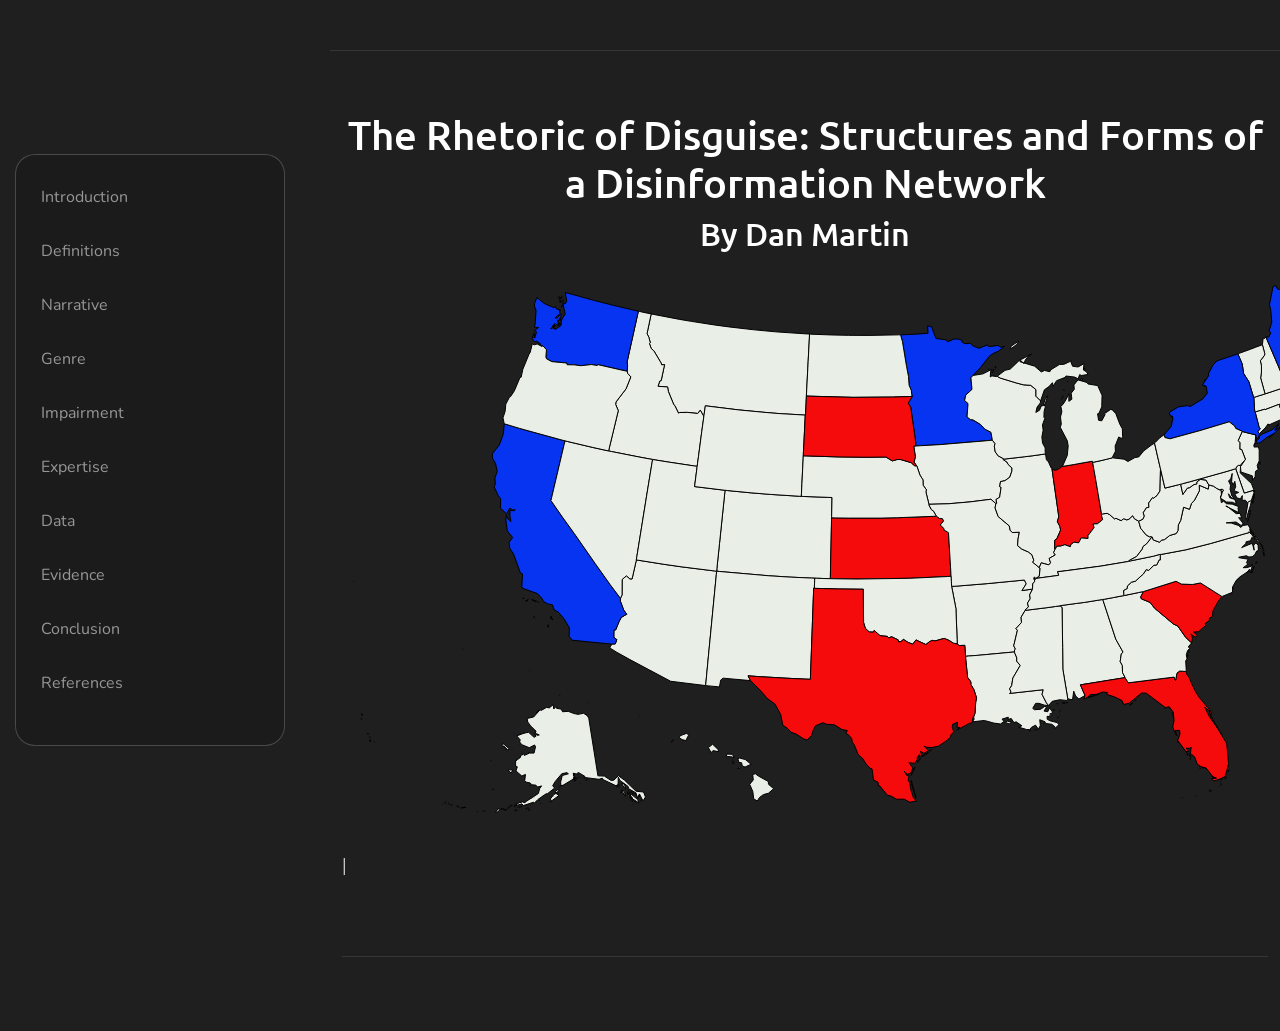
<file: index.html>
<!DOCTYPE html>
<html lang="en">

<head>
  <meta charset="utf-8">
  <meta content="width=device-width, initial-scale=1.0" name="viewport">
  <title>Home</title>
  <meta name="description" content="">
  <meta name="keywords" content="">

  <!-- Favicons -->
  <link href="img/spn/disguise.png" rel="icon">
  <link href="img/spn/disguise.png" rel="apple-touch-icon">

  <!-- Fonts -->
  <link href="https://fonts.googleapis.com" rel="preconnect">
  <link href="https://fonts.gstatic.com" rel="preconnect" crossorigin>
  <link href="https://fonts.googleapis.com/css2?family=Roboto:ital,wght@0,100;0,300;0,400;0,500;0,700;0,900;1,100;1,300;1,400;1,500;1,700;1,900&family=Ubuntu:ital,wght@0,300;0,400;0,500;0,700;1,300;1,400;1,500;1,700&family=Nunito:ital,wght@0,200;0,300;0,400;0,500;0,600;0,700;0,800;0,900;1,200;1,300;1,400;1,500;1,600;1,700;1,800;1,900&display=swap" rel="stylesheet">

  <!-- Vendor CSS Files -->
  <link href="vendor/bootstrap/css/bootstrap.min.css" rel="stylesheet">
  <link href="vendor/bootstrap-icons/bootstrap-icons.css" rel="stylesheet">
  <link href="vendor/aos/aos.css" rel="stylesheet">
  <link href="vendor/glightbox/css/glightbox.min.css" rel="stylesheet">
  <link href="vendor/swiper/swiper-bundle.min.css" rel="stylesheet">

  <!-- Main CSS File -->
  <link href="css/main.css" rel="stylesheet">
   <link href="css/style2.css" rel="stylesheet">
</head>

<body class="portfolio-details-page">

  <header id="header" class="header dark-background d-flex flex-column justify-content-center">
    <i class="header-toggle d-xl-none bi bi-list"></i>

    <div class="header-container d-flex flex-column align-items-start">
      <nav id="navmenu" class="navmenu">
       
          </li>
          <ul>                    
          <li><a href="intro.html"><i></i>Introduction</a></li> 
          <li><a href="definitions.html"><i></i>Definitions</a></li> 
          <li><a href="narrative.html"><i></i>Narrative</a></li> 
          <li><a href="imitation.html"><i></i>Genre</a></li>
          <li><a href="impairment.html"><i></i>Impairment</a></li>
          <li><a href="fauxpert.html"><i></i>Expertise</a></li>
          <li><a href="data.html">Data</a></li>
          <li><a href="homegrown.html">Evidence</a></li>
          <li><a href="conclusion.html">Conclusion</a></li>
          <li><a href="references.html">References</a></li>                              
        </ul>
      </nav>
    </div>

  </header>

  <main class="main">

    <!-- Page Title -->
    <div class="page-title dark-background">
      <div class="container d-lg-flex justify-content-between align-items-center">
       
        <nav class="breadcrumbs">
        
        </nav>
      </div>
    </div><!-- End Page Title -->

   
    <!-- Portfolio Details Section -->
    <section id="portfolio-details" class="portfolio-details section">

      <div class="container" data-aos="fade-up" data-aos-delay="100">
<h1><center>The Rhetoric of Disguise: Structures and Forms of a Disinformation Network</center></h1>
          <h2><center>By Dan Martin</center></h2>
    <svg
   xmlns:dc="http://purl.org/dc/elements/1.1/"
   xmlns:cc="http://creativecommons.org/ns#"
   xmlns:rdf="http://www.w3.org/1999/02/22-rdf-syntax-ns#"
   xmlns:svg="http://www.w3.org/2000/svg"
   xmlns="http://www.w3.org/2000/svg"
   xmlns:sodipodi="http://sodipodi.sourceforge.net/DTD/sodipodi-0.dtd"
   xmlns:inkscape="http://www.inkscape.org/namespaces/inkscape"
   enable_background="new 0 0 1000 589"
   height="589px"
   pretty_print="False"
   style="stroke-linejoin: round; stroke:#000; fill: none;"
   version="1.1"
   viewBox="0 0 1000 589"
   width="1000px"
   id="svg"
   inkscape:version="0.48.4 r9939"
   sodipodi:docname="us.svg">
  <sodipodi:namedview
     pagecolor="#ffffff"
     bordercolor="#666666"
     borderopacity="1"
     objecttolerance="10"
     gridtolerance="10"
     guidetolerance="10"
     inkscape:pageopacity="0"
     inkscape:pageshadow="2"
     inkscape:window-width="1920"
     inkscape:window-height="1137"
     id="namedview69"
     showgrid="false"
     inkscape:zoom="0.80893016"
     inkscape:cx="817.66365"
     inkscape:cy="409.3738"
     inkscape:window-x="1192"
     inkscape:window-y="118"
     inkscape:window-maximized="1"
     inkscape:current-layer="svg2" />
  <defs
     id="defs4">
    <style
       type="text/css"
       id="style6">path { fill-rule: evenodd; }</style>
  </defs>
  <metadata
     id="metadata8">
    <views
       id="views10">
      <view
         h="589.235294118"
         padding="0"
         w="1000"
         id="view12">
        <proj
           id="laea-usa"
           lat0="45"
           lon0="-100" />
        <bbox
           h="321.97"
           w="589.33"
           x="690.09"
           y="918.69"
           id="bbox15" />
      </view>
    </views>
    <rdf:RDF>
      <cc:Work
         rdf:about="">
        <dc:format>image/svg+xml</dc:format>
        <dc:type
           rdf:resource="http://purl.org/dc/dcmitype/StillImage" />
        <dc:title />
      </cc:Work>
    </rdf:RDF>
       
  </metadata>
 
   <path

     inkscape:connector-curvature="0"
     id="MA"
     data-name="Massachusetts"
     data-id="MA"
     d="m 956.31178,153.05085 -0.29118,-0.19412 0,0.29119 0.29118,-0.0971 z m -2.91189,-2.6207 0.67944,-0.29119 0,-0.38825 -0.67944,0.67944 z m 12.03583,-7.57092 -0.0971,-1.35889 -0.19412,-0.7765 0.29119,2.13539 z m -42.41659,-9.9975 -0.67944,0.29119 -5.5326,1.65007 -1.94126,0.67944 -2.23245,0.67944 -0.7765,0.29119 0,0.29119 0.29118,5.04728 0.29119,4.65903 0.29119,4.27078 0.48532,0.29119 1.74714,-0.48532 7.86211,-2.32951 0.19412,0.48531 13.97709,-5.33847 0.0971,0.19413 1.26182,-0.48532 4.4649,-1.74713 4.27078,5.14434 0,0 0.58238,-0.48531 0.29119,-1.45595 -0.0971,2.32952 0,0 0.97063,0 0.29119,1.16475 0.87357,1.65008 0,0 4.56197,-5.5326 3.78546,1.26182 0.87357,-1.94126 6.21204,-3.30015 -2.62071,-5.14435 0.67945,3.30015 -3.20309,2.42658 -3.59133,0.29119 -7.18267,-7.66799 -3.20309,-4.85315 3.20309,-3.39721 -3.30015,-0.19413 -1.35888,-3.20308 -0.0971,-0.19413 -5.53259,6.01791 -12.22996,4.07666 -3.97959,1.26182 0,0 z"
     />

    <a xlink:title="Learn how to define disinformation, misinformation, and fake news." xlink:href="definitions.html" id="MN">
  <path
     inkscape:connector-curvature="0"
     id="MN"
     data-name="Minnesota"
     data-id="MN" 
     d="m 558.54712,73.847349 1.94126,6.891482 4.07665,24.848159 1.94126,9.90044 0.58238,8.73568 2.23246,5.24141 0.48531,4.4649 0.38825,1.45595 -0.0971,0.29119 -3.88252,6.40616 2.52364,4.27078 4.85315,34.16622 0.19413,4.4649 4.85315,-0.29119 19.12144,-1.06769 47.75505,-3.97959 4.7561,-0.48532 0,-0.48531 -1.35889,-7.47386 -5.92085,-3.00896 -4.65903,-4.85315 -7.37679,-4.46491 -2.32952,-0.19412 -3.59133,-2.71777 0.97063,-13.39471 -3.39721,-3.10602 1.16476,-5.43554 6.21204,-5.62966 -1.0677,-11.64757 2.23245,-2.52364 0,0 7.57093,-7.95918 8.63861,-11.065195 3.30015,-2.329514 5.82379,-2.814831 6.11497,-4.561967 -4.07665,0.776505 -2.42658,-1.844199 -9.31806,1.261821 -1.45594,-1.747136 -8.34743,3.397209 -6.69736,-2.814831 -1.84419,-2.232452 -5.33848,0.388253 -3.59133,-1.844199 1.16476,-1.358884 -4.56197,-1.455947 -4.07665,0 -6.50323,2.814831 -1.26182,-1.941263 -10.28869,-1.455947 -3.49427,-8.73568 -0.38826,-2.620705 -4.4649,-1.26182 0.38825,7.47386 -11.8417,0.873568 -14.65653,0.582379 -0.97063,0.09706 z"
     /></a>

      <path
     inkscape:connector-curvature="0"
     id="MT"
     data-name="Montana"
     data-id="MT"
     d="m 465.65771,72.973781 -32.12789,-2.135389 -23.39221,-2.232451 -23.29515,-2.717768 -14.46241,-1.941262 -23.10102,-3.591336 -11.55051,-1.941262 -25.81879,-4.950219 -2.71777,-0.582379 -4.17371,19.800877 1.8442,3.591335 1.45595,5.532598 -0.87357,0.776505 1.8442,5.047282 2.52364,2.135389 7.18267,12.035829 0.67944,2.03832 2.91189,-0.19412 -3.39721,15.91835 -1.35888,0.38825 -1.8442,5.33847 9.60925,0.67944 0.77651,4.46491 5.43553,13.29765 0.97063,0.7765 3.78546,7.76505 0.97063,-0.7765 8.05624,-0.0971 10.19163,1.0677 2.52364,-3.30015 3.00896,5.43553 0.58238,0.29119 0.0971,-0.58237 1.35888,-9.51219 33.19559,4.07665 26.49823,2.52364 13.97709,1.16476 24.94522,1.45595 1.26182,0.0971 0.29119,0 0.0971,-1.35888 0.29119,-6.69736 0.38825,-8.83274 0.0971,-2.23246 0.19413,-3.88252 1.55301,-30.47782 1.26182,-23.683401 0.0971,-3.882525 -1.8442,-0.09706 z"
      />

        <path
     inkscape:connector-curvature="0"
     id="ND"
     data-name="North Dakota"
     data-id="ND"
     d="m 556.50879,73.847349 -29.31306,0.582379 -20.48032,-0.09706 -17.56842,-0.388253 -20.57738,-0.776505 -1.0677,-0.09706 -0.0971,3.882525 -1.26182,23.683405 -1.55301,30.47782 -0.19413,3.88252 3.78546,0.19413 42.80484,1.16476 39.50469,-0.29119 16.40367,-0.48532 3.30014,-0.19412 -0.38825,-1.45595 -0.48531,-4.4649 -2.23246,-5.24141 -0.58238,-8.73568 -1.94126,-9.90044 -4.07665,-24.848163 -1.94126,-6.891482 -2.03833,0 z"
    />

     <path
     inkscape:connector-curvature="0"
     id="HI"
     data-name="Hawaii"
     data-id="HI"
     d="m 416.34965,514.99923 -3.00896,-2.23245 -2.6207,0.67944 0.58238,5.43553 -3.59134,4.46491 3.10602,7.08561 0.87357,7.27973 3.59133,2.32951 2.23246,-3.59133 3.97958,-2.91189 4.85316,-1.26183 5.33847,-4.56196 -5.24141,-4.46491 -0.0971,-2.71776 -9.9975,-5.5326 z m -17.66549,-7.86211 -1.45595,-1.26182 -1.35888,1.8442 2.81483,-0.58238 z m -7.27973,-4.17372 0.38825,-3.59133 -1.8442,-0.29119 1.45595,3.88252 z m 6.11497,-5.92085 -1.65007,0.77651 1.16476,3.6884 2.52364,0.19412 0.7765,3.20308 2.71777,1.16476 6.01791,-2.81483 -5.62966,-4.65903 -5.92085,-1.55301 z m -12.42408,-3.97959 -0.87356,2.62071 4.17371,-0.0971 3.88252,0.97063 -2.03832,-3.20309 -5.14435,-0.29119 z m -12.22995,-7.66798 -2.23245,-2.13539 -4.27078,3.30015 2.71777,5.04728 1.94126,-2.03833 5.5326,1.16476 -0.48532,-2.32952 -3.20308,-3.00895 z m -43.48428,-4.27078 0.58238,-1.35888 1.65007,-0.87357 -2.23245,2.23245 z m 15.43304,-8.83274 -6.79442,2.52364 -0.67944,1.8442 2.71777,1.94126 3.78546,0.97063 2.71776,-5.33847 -1.74713,-1.94126 z m -47.07561,-17.85962 0,-0.0971 -0.19413,0 0.19413,0.0971 z m -51.44346,-12.71527 0,0.19413 0.0971,0 -0.0971,-0.19413 z m -26.98355,-4.4649 0.0971,0.0971 0,0 -0.0971,-0.0971 z m -1.06769,-1.94126 0,0 0,0 0,0 z m -0.87357,-0.97063 -0.19412,0 0,0.0971 0.19412,-0.0971 z m 0.67944,0 -0.0971,0 0.0971,0 0,0 z m -0.0971,-0.0971 0,0 0,0.0971 0,-0.0971 z m -30.47782,-25.04228 -0.0971,-0.29119 0,0.0971 0.0971,0.19413 z m -66.48824,-21.25682 -0.29119,0.29118 0.19413,0.0971 0.0971,-0.38825 z m -70.370758,-49.01688 0,0 0,0 0,0 z m 2.426578,0.0971 -0.09706,0 0,0 0.09706,0 z m -0.485316,-0.0971 0,0 0,0 0,0 z m -41.445952,-18.1508 0.291189,-0.0971 0,-0.19412 -0.291189,0.29119 z"
      />

       <path
     inkscape:connector-curvature="0"
     id="ID"
     data-name="Idaho"
     data-id="ID"
     d="m 309.0949,52.881715 -8.63862,-1.747136 -2.81483,-0.679442 -1.26182,-0.291189 -11.25932,50.666952 0.48532,4.17371 -0.38826,4.36784 0.19413,0.97063 0,0.0971 0.0971,1.84419 3.30015,3.59134 -4.75609,11.93876 -10.09457,13.20059 -0.29119,2.42658 2.62071,6.21204 -9.221,38.24287 -0.38825,2.03832 2.71776,0.58238 27.46887,5.43553 10.96813,2.03833 2.81483,0.48532 2.71777,0.48531 13.97709,2.23245 25.04228,3.78546 2.81483,0.38826 0.38825,-3.20309 0.87357,-6.3091 3.30015,-25.23641 1.74714,-12.52114 0.38825,-3.20309 -0.58238,-0.29119 -3.00896,-5.43553 -2.52364,3.30015 -10.19163,-1.0677 -8.05624,0.0971 -0.97063,0.7765 -3.78546,-7.76505 -0.97063,-0.7765 -5.43553,-13.29765 -0.77651,-4.46491 -9.60925,-0.67944 1.8442,-5.33847 1.35888,-0.38825 3.39721,-15.91835 -2.91189,0.19412 -0.67944,-2.03832 -7.18267,-12.035829 -2.52364,-2.135389 -1.8442,-5.047282 0.87357,-0.776505 -1.45595,-5.532598 -1.8442,-3.591335 4.17371,-19.800877 -0.0971,0 z"
    />

    <a xlink:title="Learn about the State Policy Network's disinformation narrative." xlink:href="narrative.html" id="WA">
    <path
     inkscape:connector-curvature="0"
     id="WA"
     data-name="Washington"
     data-id="WA"
     d="m 192.13384,77.050432 0.0971,-1.650073 -0.19412,0.09706 0.0971,1.55301 z m 20.67445,-8.832744 0.58237,-0.970631 -0.67944,-0.09706 0.0971,1.067694 z m -1.8442,-1.747136 0.58237,-1.941262 -0.58237,-0.194127 0,2.135389 z m 7.0856,-2.814831 -0.0971,-1.941262 -1.65007,2.523641 1.74713,-0.582379 z m 0.19413,-4.076651 0.29119,-1.941262 -0.19413,-0.485316 -0.0971,2.426578 z m 0.29119,-9.512185 -0.0971,-1.067695 -0.38826,-0.09706 0.48532,1.164758 z m 3.10602,-6.406166 -0.87357,-0.09706 -1.74713,2.717767 2.6207,-2.620704 z m -2.42658,-2.620705 0.48532,-0.388252 0.0971,-0.291189 -0.58238,0.679441 z m -0.48531,0.29119 -0.29119,-1.941263 -0.87357,1.650073 1.16476,0.29119 z m -0.48532,-2.717768 -0.87357,-0.388252 0.67944,0.970631 0.19413,-0.582379 z m 2.91189,1.650074 0,-1.261821 -0.29119,0.485316 0.29119,0.776505 z m 0.87357,-1.261821 -0.38825,-0.291189 -0.0971,0 0.48531,0.291189 z m -5.5326,-2.135389 -0.48531,-0.388252 -0.19413,-0.09706 0.67944,0.485315 z m 3.59134,-0.388252 -2.6207,0.679442 0.67944,0.194126 1.94126,-0.873568 z m -2.13539,-0.194126 -0.48531,-0.582379 -0.0971,0.09706 0.58238,0.485316 z m 2.03833,-1.164758 -0.38826,0 0.48532,0.194126 -0.0971,-0.194126 z m -19.02438,49.793381 3.49428,3.785461 -0.58238,7.279734 0.67944,1.8442 5.24141,2.81483 14.75359,1.35888 0.58238,1.74714 6.98855,0.0971 6.60029,0.87357 10.774,-1.16476 5.33848,0.87357 1.45594,-0.67944 27.27474,6.21204 1.8442,0.38825 -0.19413,-0.97063 0.38826,-4.36784 -0.48532,-4.17371 11.25932,-50.666952 -1.55301,-0.29119 -22.71277,-5.338471 -19.80087,-5.047282 -22.42159,-6.21204 -6.69735,-1.650073 1.55301,8.444491 -1.45595,2.717768 -2.6207,-1.358884 2.52364,11.744637 -2.71777,3.882525 -1.26182,3.591336 0,3.688398 -5.72672,3.979588 -2.42658,-1.55301 -2.32952,1.164758 4.27078,-5.532598 -1.06769,3.785462 2.42658,-2.620705 1.94126,0.388253 -0.58238,-4.853156 1.26182,0.194126 2.6207,-5.823787 -0.87356,-0.873568 -3.39721,4.36784 -2.23246,0.09706 2.42658,-2.717767 2.71777,-0.679442 -0.97063,-4.950219 -2.71777,-0.679442 -1.35888,-2.329515 -1.65008,0.873568 -8.9298,-3.882524 -7.86211,-6.114977 -2.13539,5.92085 -0.19413,2.523641 1.65007,4.464904 -1.06769,14.462405 -0.77651,2.232452 4.36784,0.388252 -4.36784,3.10602 2.32952,1.164757 -1.8442,6.21204 -0.87357,-4.853156 -1.65007,5.629661 2.23245,2.717767 2.42658,-0.194126 2.91189,1.747136 1.45595,2.814831 1.74713,0 0,0 z"
 /></a>

   <path
     inkscape:connector-curvature="0"
     id="AZ"
     data-name="Arizona"
     data-id="AZ"
     d="m 372.18593,309.90486 -32.71027,-4.07665 -17.56843,-2.52365 -25.04228,-3.97958 -2.52364,-0.38826 0,0.19413 -4.27078,18.83025 -2.23245,-0.0971 -3.39721,-3.00895 -4.27078,3.59133 -0.0971,15.43304 -1.55301,3.30014 0,0.29119 0,0.0971 -0.19413,2.42657 3.39721,9.12394 3.00896,4.07665 -5.43554,3.20308 -2.13539,3.97959 -3.49427,8.54155 -1.74713,0.38826 -0.0971,7.0856 3.00896,2.23246 -1.55301,4.27077 -3.49427,0.19413 0,0 -2.03833,3.78546 6.98855,4.36784 13.20058,7.3768 40.76651,21.64507 34.55447,4.27078 0.38825,0 2.71777,-28.63362 0.67944,-7.08561 7.27974,-75.12685 0.38825,-3.49427 -2.52364,-0.29119 z"
     />   


<a xlink:title="Learn how disinformation networks impair users." xlink:href="impairment.html" id="CA">
  <path
     inkscape:connector-curvature="0"
     id="CA"
     data-name="California"
     data-id="CA"
     d="m 206.01387,363.77489 0.38825,2.13539 0,0.38825 -0.38825,-2.52364 z m -14.26828,-8.34743 0.67944,1.45595 0.38825,-0.0971 -1.06769,-1.35888 z m 16.98604,-0.29119 0.29119,2.52364 1.74714,1.26182 -2.03833,-3.78546 z m -11.74463,-13.78296 -1.0677,-0.29119 0.87357,0.38825 0.19413,-0.0971 z m -10.77401,-2.9119 -2.6207,1.55301 0.67944,0.67945 1.94126,-2.23246 z m -5.04728,-1.8442 -0.19413,0.77651 0.87357,0.19413 -0.67944,-0.97064 z m 8.54155,1.94127 4.27078,2.42658 0.77651,-0.67945 -5.04729,-1.74713 z m -33.09852,-85.51261 -0.0971,0.0971 0.0971,-0.0971 0,0 z m 10.38575,0.48531 -0.0971,-0.29119 0,0.38826 0.0971,-0.0971 z m 56.00542,-73.6709 -3.78546,-0.97064 -41.54301,-11.45344 -15.43304,-4.65903 0,0.38825 -0.87357,9.60925 -4.07665,11.35638 -6.79442,8.44449 -0.19412,4.27078 3.30014,5.92085 1.65008,7.76505 -2.32952,6.3091 0.38825,6.30911 -1.16475,2.6207 3.97958,8.63862 2.52364,3.30015 -0.19412,9.41512 6.01791,5.72672 3.49427,-5.82378 3.78547,3.00895 1.45594,-1.35888 -5.24141,0.97063 -0.0971,4.95022 1.0677,6.21204 -2.9119,-2.81483 -1.65007,-3.78546 -0.48532,5.2414 1.35889,10.38576 5.43553,6.69735 -3.59133,4.65903 0.58237,5.92085 3.88253,6.01792 6.79442,18.63612 2.13539,1.16475 -0.67945,12.9094 1.0677,1.55301 14.55947,5.24141 4.4649,4.75609 1.55301,3.10602 4.27078,2.42658 4.65903,0.87357 1.94126,5.33847 3.88252,1.8442 5.82379,6.89148 5.43554,9.02687 -0.38826,8.34743 3.00896,3.97958 39.69882,3.88253 0,0 3.49427,-0.19413 1.55301,-4.27077 -3.00896,-2.23246 0.0971,-7.0856 1.74713,-0.38826 3.49427,-8.54155 2.13539,-3.97959 5.43554,-3.20308 -3.00896,-4.07665 -3.39721,-9.12394 0.19413,-2.42657 0,-0.0971 -2.52364,-3.39721 -7.76505,-10.38575 -15.04479,-21.15976 -20.96563,-30.08957 -11.8417,-16.40366 -11.45345,-16.50074 13.20058,-56.00542 0.87357,-3.68839 z"
     /></a>

      <path
     inkscape:connector-curvature="0"
     id="CO"
     data-name="Colorado"
     data-id="CO"
     d="m 489.6323,255.54951 0.38826,-19.02437 -4.65903,-0.19413 -23.6834,-0.87357 -2.32952,-0.0971 -1.94126,-0.0971 -28.82775,-1.8442 -19.2185,-1.55301 -23.97459,-2.32952 -2.32951,-0.29119 -0.29119,2.52365 -5.24141,50.56988 -1.8442,17.66549 -0.7765,7.66799 -0.19413,2.52364 3.00896,0.29119 48.91981,4.27077 21.54801,1.35889 21.45095,0.97063 3.10602,0.0971 1.94126,0.0971 4.07665,0.0971 1.94127,0.0971 6.11497,0.19413 1.55301,0 0,-1.94127 1.0677,-51.34639 0.0971,-5.72672 0,-1.8442 0.0971,-1.26182 z"
      />

       <path
     inkscape:connector-curvature="0"
     id="NV"
     data-name="Nevada"
     data-id="NV"
     d="m 294.82662,295.8307 10.09457,-62.79983 5.14434,-31.44846 0.58238,-3.10601 -2.81483,-0.48532 -10.96813,-2.03833 -27.46887,-5.43553 -2.71776,-0.58238 -2.71777,-0.58238 -13.6859,-3.00895 -24.55697,-5.82379 -2.71777,-0.67944 -0.87357,3.68839 -13.20058,56.00542 11.45345,16.50074 11.8417,16.40366 20.96563,30.08957 15.04479,21.15976 7.76505,10.38575 2.52364,3.39721 0,-0.29119 1.55301,-3.30014 0.0971,-15.43304 4.27078,-3.59133 3.39721,3.00895 2.23245,0.0971 4.27078,-18.83025 0,-0.19413 0.48531,-3.10602 z"
     />

     <path
     inkscape:connector-curvature="0"
     id="NM"
     data-name="New Mexico"
     data-id="NM"
     d="m 472.45213,324.75551 0.0971,-2.52364 0.0971,-2.52364 0.0971,-2.52364 -3.10602,-0.0971 -21.45095,-0.97063 -21.54801,-1.35889 -48.91981,-4.27077 -3.00896,-0.29119 -0.38825,3.49427 -7.27974,75.12685 -0.67944,7.08561 -2.71777,28.63362 0.38826,0.0971 13.39471,1.26183 1.26182,-6.79442 2.42658,-1.94127 27.17767,2.42658 0.19413,0 -2.42658,-4.75609 12.32701,0.87357 30.76901,1.74713 19.2185,0.87357 3.30015,-91.0452 0.67944,0.0971 0.0971,-2.62071 z"
     />

    <path
     inkscape:connector-curvature="0"
     id="OR"
     data-name="Oregon"
     data-id="OR"
     d="m 162.2384,162.75717 15.43304,4.65903 41.54301,11.45344 3.78546,0.97064 2.71777,0.67944 24.55697,5.82379 13.6859,3.00895 2.71777,0.58238 0.38825,-2.03832 9.221,-38.24287 -2.62071,-6.21204 0.29119,-2.42658 10.09457,-13.20059 4.75609,-11.93876 -3.30015,-3.59134 -0.0971,-1.84419 0,-0.0971 -1.8442,-0.38825 -27.27474,-6.21204 -1.45594,0.67944 -5.33848,-0.87357 -10.774,1.16476 -6.60029,-0.87357 -6.98855,-0.0971 -0.58238,-1.74714 -14.75359,-1.35888 -5.24141,-2.81483 -0.67944,-1.8442 0.58238,-7.279734 -3.49428,-3.785461 -0.29118,0.09706 -0.67945,0.485315 -4.85315,-2.523641 -2.9119,0.873568 -1.94126,-0.970631 -2.03832,8.347429 -1.35889,2.329514 -6.01791,14.656531 -1.74714,8.05624 -1.06769,0.0971 -5.62966,13.39471 -3.78546,5.72672 -1.35889,0.97063 -3.49427,6.79442 -0.67944,7.18267 -2.13539,6.40617 1.26182,5.82378 0,0.0971 z m 35.5251,-79.688825 -0.29119,-0.873568 -0.0971,0.679442 0.38825,0.194126 z"
     />

     <path
     inkscape:connector-curvature="0"
     id="UT"
     data-name="Utah"
     data-id="UT"
     d="m 352.38505,204.97962 -25.04228,-3.78546 -13.97709,-2.23245 -2.71777,-0.48531 -0.58238,3.10601 -5.14434,31.44846 -10.09457,62.79983 -0.48531,3.10602 2.52364,0.38826 25.04228,3.97958 17.56843,2.52365 32.71027,4.07665 2.52364,0.29119 0.19413,-2.52364 0.7765,-7.66799 1.8442,-17.66549 5.24141,-50.56988 0.29119,-2.52365 -1.94126,-0.19412 -24.7511,-3.00896 -3.78546,-0.48531 2.42658,-18.92731 0.19412,-1.26182 -2.81483,-0.38826 z"
     />

     <path
     inkscape:connector-curvature="0"
     id="WY"
     data-name="Wyoming"
     data-id="WY"
     d="m 461.38694,192.16729 0.7765,-15.14184 0.97063,-20.38326 0.0971,-2.52364 -1.26182,-0.0971 -24.94522,-1.45595 -13.97709,-1.16476 -26.49823,-2.52364 -33.19559,-4.07665 -1.35888,9.51219 -0.0971,0.58237 -0.38825,3.20309 -1.74714,12.52114 -3.30015,25.23641 -0.87357,6.3091 -0.38825,3.20309 -0.19412,1.26182 -2.42658,18.92731 3.78546,0.48531 24.7511,3.00896 1.94126,0.19412 2.32951,0.29119 23.97459,2.32952 19.2185,1.55301 28.82775,1.8442 1.94126,0.0971 0.0971,-2.52364 0.48532,-10.19163 0.87357,-17.76255 0.38825,-7.57092 0.0971,-2.52364 0.0971,-2.62071 z"
     />

      <path
     inkscape:connector-curvature="0"
     id="AR"
     data-name="Arkansas"
     data-id="AR"
     d="m 690.4559,328.05566 -10.48282,1.55301 4.27078,-6.79442 -1.8442,-3.78546 -36.98105,3.59134 -31.25432,2.52364 -4.56197,0.29119 0.58238,2.71776 3.78546,19.60675 0.0971,4.36784 1.0677,26.40117 0.0971,4.36784 0.29119,0.0971 1.45595,1.55301 5.82378,-0.19413 0.58238,8.54155 0.19413,2.42658 3.00896,-0.29119 9.22099,-0.67944 36.5928,-3.39721 0.19412,0 -0.0971,-2.13539 0.97063,-0.67944 -1.74713,-3.30014 3.6884,-15.5301 -1.45595,-1.74714 5.5326,-6.11498 -0.38826,-5.2414 4.07665,-6.79442 0,-0.0971 -0.19412,-0.19412 3.49427,-3.20309 -0.97063,-3.88252 2.71777,-4.27078 -0.58238,-3.97959 2.91189,-5.62966 0,-0.0971 -0.0971,0 z"
     />

      <path
     inkscape:connector-curvature="0"
     id="IA"
     data-name="Iowa"
     data-id="IA"
     d="m 661.53109,197.69989 -5.33847,-2.81483 -2.9119,-3.97959 -0.97063,-5.72672 0.77651,-2.62071 -2.81483,-3.39721 0,0 -4.7561,0.48532 -47.75505,3.97959 -19.12144,1.06769 -4.85315,0.29119 -2.03833,0.0971 1.65008,10.77401 -1.35889,5.14435 2.13539,3.20308 0,0.67944 0.67944,0.0971 3.10602,9.12394 3.00896,4.75609 0.19413,5.43554 3.30014,4.56196 -0.58238,1.94126 3.00896,12.22996 0,0.29119 0,0 19.89794,-0.58238 21.25682,-1.8442 20.86857,-2.62071 4.7561,4.17372 0.19412,0.19412 0.87357,-0.38825 -0.67944,-3.78546 3.59133,-2.23245 1.45595,-9.90044 -1.45595,-0.67944 0.87357,-5.04728 4.36784,-0.87357 4.85316,-3.49427 2.13539,-6.11498 0.0971,-3.10602 -3.88252,-3.6884 -1.16476,-2.32951 -3.6884,-2.32952 0.19413,-0.48531 0.0971,-0.48532 z"
      />

      <a xlink:title="Learn how disinformation networks exploit data." xlink:href="data.html" id="KS">
  <path
     inkscape:connector-curvature="0"
     id="KS"
     data-name="Kansas"
     data-id="KS"
     d="m 608.92288,312.71969 -2.42658,-41.0577 -4.36784,-2.52364 -0.38825,-1.94127 -3.49428,-3.10602 3.39721,-4.17371 -1.35888,-2.42658 -2.52364,0.0971 -2.32952,-1.65008 -0.97063,-0.7765 -3.30014,0.19412 -35.81629,1.35889 -16.40367,0.38825 -32.61321,0 -13.10352,-0.19413 -3.6884,-0.0971 0,1.8442 -0.0971,5.72672 -1.0677,51.34639 0,1.94127 4.17372,0.0971 22.51864,0.29119 52.70528,-0.77651 37.56342,-1.74713 3.6884,-0.29119 -0.0971,-2.52364 z"
      /></a>

      <path
     inkscape:connector-curvature="0"
     id="MO"
     data-name="Missouri"
     data-id="MO"
     d="m 653.66898,242.44599 -4.7561,-4.17372 -20.86857,2.62071 -21.25682,1.8442 -19.89794,0.58238 0,0 -0.0971,0.58238 2.42657,4.65903 2.23246,1.553 2.6207,4.65903 0.38825,0.38826 0.97063,0.7765 2.32952,1.65008 2.52364,-0.0971 1.35888,2.42658 -3.39721,4.17371 3.49428,3.10602 0.38825,1.94127 4.36784,2.52364 2.42658,41.0577 0.0971,2.52364 0.19413,2.52364 0.0971,2.52364 0.19413,2.6207 0.0971,2.52365 4.56197,-0.29119 31.25432,-2.52364 36.98105,-3.59134 1.8442,3.78546 -4.27078,6.79442 10.48282,-1.55301 0.0971,0 0,-0.7765 0.19413,-4.46491 1.94126,-2.42658 -0.58238,-2.71776 -0.0971,-0.0971 -0.0971,-0.0971 0.38825,-1.26182 0.58238,0.19413 0.29119,0.7765 -0.0971,0.29119 0,0.0971 0,0.77651 0.38826,0.0971 0.7765,-0.97063 0,-0.0971 0.0971,-0.29119 2.52364,-1.55301 0.38826,-0.19413 0.87357,-7.95917 -0.19413,-0.38826 -0.29119,-0.0971 -6.89148,-5.62966 1.06769,-2.03833 -1.94126,-5.53259 -3.49427,-2.71777 -6.60029,-2.9119 -4.17372,-3.3972 0.48532,-6.98855 1.26182,-6.50323 -6.98855,0.38825 -2.13539,-2.23245 -0.97063,-4.4649 -11.06519,-9.31806 -3.10602,-8.63862 0.7765,-4.27078 0,0 -0.19412,-0.19412 z"
     />

      <path
     inkscape:connector-curvature="0"
     id="NE"
     data-name="Nebraska"
     data-id="NE"
     d="m 572.33008,204.68843 -3.00895,-3.00895 -10.57988,-3.10602 -3.39721,-0.0971 -5.14435,1.45594 -6.11498,-3.88252 -19.12143,0.19412 -27.85712,-0.29119 -32.90439,-1.06769 -2.9119,-0.0971 -0.0971,2.52364 -0.38825,7.57092 -0.87357,17.76255 -0.48532,10.19163 -0.0971,2.52364 2.32952,0.0971 23.6834,0.87357 4.65903,0.19413 -0.38826,19.02437 -0.0971,1.26182 3.6884,0.0971 13.10352,0.19413 32.61321,0 16.40367,-0.38825 35.81629,-1.35889 3.30014,-0.19412 -0.38825,-0.38826 -2.6207,-4.65903 -2.23246,-1.553 -2.42657,-4.65903 0.0971,-0.58238 0,-0.29119 -3.00896,-12.22996 0.58238,-1.94126 -3.30014,-4.56196 -0.19413,-5.43554 -3.00896,-4.75609 -3.10602,-9.12394 -0.67944,-0.0971 -1.8442,-0.19413 z"
      />

      <path
     inkscape:connector-curvature="0"
     id="OK"
     data-name="Oklahoma"
     data-id="OK"
     d="m 609.50526,322.91131 -0.19413,-2.6207 -0.0971,-2.52364 -0.19413,-2.52364 -3.6884,0.29119 -37.56342,1.74713 -52.70528,0.77651 -22.51864,-0.29119 -4.17372,-0.0971 -1.55301,0 -6.11497,-0.19413 -1.94127,-0.0971 -4.07665,-0.0971 -1.94126,-0.0971 -0.0971,2.52364 -0.0971,2.52364 -0.0971,2.52364 -0.0971,2.62071 0.58238,0 23.48927,0.58238 24.84816,0.29119 0.29119,33.19558 1.74714,5.82379 3.88252,3.6884 4.17372,0.19413 0.87356,-1.74714 5.72673,5.24141 7.47386,0.7765 1.35888,1.55301 2.71777,-1.26182 6.79442,3.20309 0,1.84419 2.52364,-0.0971 2.6207,-2.23245 4.85316,3.10602 4.56197,1.65007 3.10601,-4.27077 9.90044,4.65902 3.6884,-3.00895 3.00896,-1.16476 2.42658,0.58238 9.12393,-2.6207 4.85316,2.03832 4.36784,2.81483 3.78546,0.67944 0.0971,0 -0.0971,-4.36784 -1.0677,-26.40117 -0.0971,-4.36784 -3.78546,-19.60675 -0.58238,-2.71776 -0.0971,-2.52365 z"
      />

      <a xlink:title="Learn how the State Policy Network creates and circulates disinformation." xlink:href="thespn.html" id="SD">
  <path
     inkscape:connector-curvature="0"
     id="SD"
     data-name="South Dakota"
     data-id="SD"
     d="m 566.89455,135.57949 -16.40367,0.48532 -39.50469,0.29119 -42.80484,-1.16476 -3.78546,-0.19413 -0.0971,2.23246 -0.38825,8.83274 -0.29119,6.69736 -0.0971,1.35888 -0.29119,0 -0.0971,2.52364 -0.97063,20.38326 -0.7765,15.14184 -0.0971,2.62071 2.9119,0.0971 32.90439,1.06769 27.85712,0.29119 19.12143,-0.19412 6.11498,3.88252 5.14435,-1.45594 3.39721,0.0971 10.57988,3.10602 3.00895,3.00895 1.8442,0.19413 0,-0.67944 -2.13539,-3.20308 1.35889,-5.14435 -1.65008,-10.77401 2.03833,-0.0971 -0.19413,-4.4649 -4.85315,-34.16622 -2.52364,-4.27078 3.88252,-6.40616 0.0971,-0.29119 -3.30014,0.19412 z"
      /></a>

      <path
     inkscape:connector-curvature="0"
     id="LA"
     data-name="Louisiana"
     data-id="LA"
     d="m 688.99995,469.2825 -1.26182,0.29119 -0.58238,0.58238 1.8442,-0.87357 z m 4.07665,0 -0.67944,-0.29119 -0.19412,0.29119 0.87356,0 z m 2.32952,-0.77651 -0.67944,0 -0.38826,0.48532 1.0677,-0.48532 z m -1.16476,-0.67944 -0.19413,-0.29119 -0.0971,0.29119 0.29119,0 z m 7.76505,-5.14434 -0.29119,0.19412 0.48532,0 -0.19413,-0.19412 z m 13.58884,-5.72673 0.58238,-0.7765 -0.67945,0.87357 0.0971,-0.0971 z m 1.94126,-2.52364 -0.19413,0.0971 0,0.0971 0.19413,-0.19413 z m -49.89044,8.54156 1.45594,-1.8442 -3.97959,-1.0677 -1.74713,1.45595 4.27078,1.45595 z m 40.28119,-8.44449 -0.38825,-0.38826 -0.0971,0.19413 0.48532,0.19413 z m 1.06769,-1.74714 -0.97063,-0.29119 0.29119,0.97063 0.67944,-0.67944 z m 7.95918,-1.65007 0,-0.29119 0,0.0971 0,0.19413 z m 1.94126,-1.26182 -0.0971,-0.0971 0.0971,0.19413 0,-0.0971 z m -0.7765,-0.19413 -0.19413,-0.0971 -0.0971,0.29119 0.29119,-0.19413 z m -6.79442,-0.29119 0.87357,-0.29119 0,-0.29119 -0.87357,0.58238 z m 0.48532,-0.48532 0.48531,-0.48531 -0.0971,-0.0971 -0.38825,0.58237 z m -3.39721,-3.59133 -0.19413,0.19413 0.0971,0 0.0971,-0.19413 z m -35.8163,-54.35535 -0.19412,0 -36.5928,3.39721 -9.22099,0.67944 -3.00896,0.29119 0.0971,2.32952 1.94126,18.73318 3.20309,4.4649 0.0971,2.62071 3.10602,5.43553 2.52364,7.95918 -0.87357,4.4649 -0.67944,11.0652 -1.45594,3.59133 0.19412,0 0.29119,2.52364 -1.65007,2.32952 12.03582,-1.35889 9.41513,2.62071 6.69735,0.87357 3.39721,-2.42658 -1.8442,-2.42658 6.21204,-1.94126 -0.19412,2.13539 3.20308,-0.77651 2.6207,4.07665 2.23245,-0.7765 5.82379,3.97959 -3.59133,1.26182 8.25036,2.42657 3.10602,0 1.8442,-2.23245 3.97959,-2.13539 2.81483,4.07666 1.94126,-3.6884 -0.58238,-5.82379 5.24141,2.03833 0.58238,1.74713 6.21204,0.77651 3.10602,2.52364 -0.38825,2.03832 4.36784,-4.07665 -1.65008,-2.13539 -7.27973,-1.8442 -2.71777,-1.55301 -0.0971,-2.91189 3.00896,0.38825 2.32951,-4.75609 -3.00896,-4.17371 -1.65007,3.97958 -3.78546,-0.67944 2.6207,-4.27078 -1.74713,-0.48531 -4.27078,3.00896 -6.11498,0.38825 -1.74713,-1.35889 2.81483,-4.95021 3.30014,-0.0971 5.62967,1.8442 4.07665,0.38825 0,0 -2.23245,-2.81483 -4.27078,-8.34742 1.16476,-4.65903 -33.48678,3.68839 1.26182,-1.26182 -1.35888,-3.49427 2.03832,-3.00896 1.16476,-7.57092 7.3768,-12.6182 -3.59134,-4.36784 0.19413,-3.20309 -2.23246,-5.24141 0,-0.67944 z"
    />

    <a xlink:title="Start Here: Introduction to Disinformation Networks." xlink:href="intro.html" id="TX">
  <path
     inkscape:connector-curvature="0"
     id="TX"
     data-name="Texas"
     data-id="TX"
     d="m 573.98015,536.93549 -4.65902,-17.56842 0,3.30015 4.65902,14.26827 z m -1.06769,-30.86607 -3.30015,6.21204 -0.38825,2.03833 3.6884,-8.25037 z m 2.6207,-4.56196 3.10602,-4.07666 -2.23245,1.35889 -0.87357,2.71777 z m 10.96814,-9.90044 -7.27974,3.78546 2.03833,-0.38825 5.24141,-3.39721 z m 0.97063,-1.35889 2.03832,-1.65007 -0.7765,0.19413 -1.26182,1.45594 z m -115.11686,-162.87191 -0.67944,-0.0971 -3.30015,91.0452 -19.2185,-0.87357 -30.76901,-1.74713 -12.32701,-0.87357 2.42658,4.75609 0.0971,0.0971 10.48282,10.48281 6.01791,7.08561 7.95917,5.92085 5.62967,10.28869 2.13538,10.77401 4.56197,3.00895 3.59134,3.97959 5.14434,1.8442 7.47386,4.75609 3.39721,1.26183 4.65903,-4.65903 1.45595,-4.95022 2.42658,-4.7561 7.57092,-3.00895 2.91189,1.45594 8.44449,0.67945 7.66799,4.75609 5.24141,0.97063 -1.45595,2.71777 3.00896,1.94126 2.81483,3.39721 0.58238,3.59133 1.8442,2.42658 4.27077,10.28869 4.27078,3.59134 3.30015,5.43553 4.17371,4.27078 1.8442,0.58238 1.55301,11.06519 4.56197,2.52365 0.19412,3.49427 1.16476,-0.29119 7.95918,9.70631 3.97959,0.87357 5.04728,3.00896 7.76505,0 5.62966,3.10601 6.69735,-1.45594 -3.00895,-2.81483 -2.71777,-8.1533 -1.06769,-7.08561 -1.55301,-2.32952 0.67944,-4.75609 -2.03833,-0.19413 -2.71777,-4.4649 3.10602,3.30015 3.59134,-1.26182 1.94126,-5.14435 -3.88252,-5.24141 5.82378,0.67944 2.71777,-4.17371 -0.38825,-1.45595 2.42658,-3.20308 -0.58238,2.81483 2.71777,-2.13539 -1.0677,-3.78546 3.49427,1.8442 4.46491,-2.52364 -4.36784,-4.56197 2.71776,1.0677 5.04729,0.29119 6.60029,-1.45595 7.3768,-4.95022 4.4649,-3.6884 0.67944,-2.71777 2.71777,-2.81483 -1.45595,-4.65903 0.29119,-2.91189 4.85316,-2.13539 -0.38826,5.14435 2.9119,0 -3.20308,2.71776 12.90939,-6.79441 2.13539,-0.0971 1.35888,-6.21204 0.38826,0 1.45594,-3.59133 0.67944,-11.0652 0.87357,-4.4649 -2.52364,-7.95918 -3.10602,-5.43553 -0.0971,-2.62071 -3.20309,-4.4649 -1.94126,-18.73318 -0.0971,-2.32952 -0.19413,-2.42658 -0.58238,-8.54155 -5.82378,0.19413 -1.45595,-1.55301 -0.29119,-0.0971 -0.0971,0 -3.78546,-0.67944 -4.36784,-2.81483 -4.85316,-2.03832 -9.12393,2.6207 -2.42658,-0.58238 -3.00896,1.16476 -3.6884,3.00895 -9.90044,-4.65902 -3.10601,4.27077 -4.56197,-1.65007 -4.85316,-3.10602 -2.6207,2.23245 -2.52364,0.0971 0,-1.84419 -6.79442,-3.20309 -2.71777,1.26182 -1.35888,-1.55301 -7.47386,-0.7765 -5.72673,-5.24141 -0.87356,1.74714 -4.17372,-0.19413 -3.88252,-3.6884 -1.74714,-5.82379 -0.29119,-33.19558 -24.84816,-0.29119 -23.48927,-0.58238 -0.58238,0 z"
      /></a>

       <path
     inkscape:connector-curvature="0"
     id="CT"
     data-name="Connecticut"
     data-id="CT"
     d="m 936.99622,143.34454 -13.97709,5.33847 -0.19412,-0.48531 -7.86211,2.32951 -1.74714,0.48532 0.19413,0.97063 3.68839,14.26828 1.16476,1.45595 -2.52364,3.10602 1.74714,1.65007 0,0 5.62966,-5.43554 3.00895,-4.17371 0.58238,1.16476 14.17122,-6.30911 0.29119,-0.29118 -0.0971,-2.32952 -0.58237,-2.03833 -3.00896,-8.44449 -0.38825,-1.06769 -0.0971,-0.19413 z"
      />

       <path
     inkscape:connector-curvature="0"
     id="NH"
     data-name="New Hampshire"
     data-id="NH"
     d="m 923.8927,75.982738 -1.26182,1.55301 -1.45594,-0.29119 -0.77651,6.406166 0,0.09706 2.32952,8.735681 -0.19413,1.747136 -4.17372,5.532598 1.0677,5.047281 0,6.30911 -0.77651,5.82378 4.36784,15.91836 0,0 0,0 3.97959,-1.26182 12.22996,-4.07666 5.53259,-6.01791 0,0 0,-1.55301 0.29119,-2.52364 -0.67944,0.29119 -0.0971,-0.58238 -6.11498,-7.47386 -0.19413,-0.67944 -14.07415,-33.001465 0,0 z"
     />

      <path
     inkscape:connector-curvature="0"
     id="RI"
     data-name="Rhode Island"
     data-id="RI"
     d="m 946.50841,152.08022 -0.0971,-2.03832 -0.29119,0.7765 0.38825,1.26182 z m 1.94126,-1.55301 -1.26182,-2.42657 -0.0971,2.52364 1.35888,-0.0971 z m -0.58238,-3.00895 0.67944,1.74713 0.87357,1.55301 0.58238,-1.16475 -0.87357,-1.65008 -0.29119,-1.16475 -0.97063,0 0,0.67944 z m -10.774,-3.97959 0.38825,1.06769 3.00896,8.44449 0.58237,2.03833 0.0971,2.32952 0.19412,-0.29119 4.65903,-3.6884 -0.87356,-6.60029 1.94126,-0.38826 0,0 -4.27078,-5.14434 -4.4649,1.74713 -1.26182,0.48532 z"
     />

     <path
     inkscape:connector-curvature="0"
     id="VT"
     data-name="Vermont"
     data-id="VT"
     d="m 923.01913,132.86173 -4.36784,-15.91836 0.77651,-5.82378 0,-6.30911 -1.0677,-5.047278 4.17372,-5.532598 0.19413,-1.747136 -2.32952,-8.735681 -1.26182,0.485316 -5.33847,1.941262 -5.24141,2.038326 -12.03583,4.36784 -0.67944,0.194126 4.36784,10.191633 1.45595,9.60924 5.14434,8.05624 4.85316,15.91835 0.19413,-0.0971 0.7765,-0.29119 2.23245,-0.67944 1.94126,-0.67944 5.5326,-1.65007 0.67944,-0.29119 0,0 z"
    />

    <path
     inkscape:connector-curvature="0"
     id="AL"
     data-name="Alabama"
     data-id="AL"
     d="m 718.31301,344.84758 0.38826,0.77651 1.35888,0.87356 0.58238,39.79588 0.19413,21.8392 4.95021,29.89545 0.38826,-0.0971 4.36784,0.87357 1.16475,-8.63862 1.94127,4.85316 3.30014,3.00896 6.30911,-3.6884 -0.67945,-0.58238 0.19413,0.0971 -4.36784,-9.9975 41.93127,-6.79442 2.81483,-0.48531 0,-0.0971 -2.62071,-4.95022 -0.19412,-7.0856 -2.13539,-3.88253 1.06769,-7.57092 1.74714,-1.94126 -7.18267,-12.81234 -13.00646,-39.60175 -0.0971,-0.19413 -2.9119,0.48532 -15.5301,2.52364 -7.76504,0.97063 -16.30661,2.23245 0.0971,0.19413 z"
      />

      <a xlink:title="Conclusion" xlink:href="conclusion.html" id="FL">
  <path
     inkscape:connector-curvature="0"
     id="FL"
     data-name="Florida"
     data-id="FL"
     d="m 854.6867,535.28542 -0.19413,0 0.0971,0.0971 0.0971,-0.0971 z m -0.87357,-0.0971 0,0.0971 0.0971,0 -0.0971,-0.0971 z m 0.19413,-0.0971 0,-0.0971 0,0.0971 0,0 z m -13.20059,1.45594 0,0 0,0.0971 0,-0.0971 z m -0.19412,0.0971 0,-0.0971 0,0.0971 0,0 z m 0.0971,-0.0971 0,0 0,0 0,0 z m -0.97063,0.0971 -0.0971,0 0,0.0971 0.0971,-0.0971 z m 27.56592,-6.11498 -0.0971,0 0.0971,0.19412 0,-0.19412 z m 2.62071,-0.67944 0,-0.19413 -0.19413,0.29119 0.19413,-0.0971 z m -0.97063,-0.19413 -0.38826,-0.38825 -0.0971,0.0971 0.48532,0.29119 z m -0.29119,0.77651 -1.16476,-1.45595 0.67944,1.26182 0.48532,0.19413 z m 9.22099,-5.72673 0,0.38825 0.19413,-0.19412 -0.19413,-0.19413 z m 1.35889,-0.97063 0.29119,-0.48532 -0.38826,0.38826 0.0971,0.0971 z m 0.29119,-0.97063 -0.0971,0 0,0.0971 0.0971,-0.0971 z m -1.74714,-0.29119 -0.0971,-0.0971 0.0971,0.0971 0,0 z m 0.87357,-1.45595 -0.0971,-0.0971 0,0.19413 0.0971,-0.0971 z m -2.62071,-0.0971 -0.0971,-0.0971 0.0971,0.0971 0,0 z m 3.30015,-2.23245 -0.19413,0.0971 0.29119,0.0971 -0.0971,-0.19412 z m 0.38825,0 -0.19412,-0.19413 0.0971,0.29119 0.0971,-0.0971 z m -0.67944,-0.19413 -0.0971,-0.0971 0,0.19412 0.0971,-0.0971 z m 3.59134,-0.67944 0,-0.0971 -0.19413,0.38825 0.19413,-0.29119 z m -4.07665,0.38825 -0.19413,0 0.19413,0.0971 0,-0.0971 z m 2.03832,-1.16476 -0.29119,0 -0.0971,0.0971 0.38825,-0.0971 z m 0.77651,-0.48531 0,0 -0.0971,0 0.0971,0 z m -8.15331,0.38825 0,-0.19412 -0.0971,0.19412 0.0971,0 z m 0.87357,-0.29119 -0.29119,0 0.29119,0.58238 0,-0.58238 z m -2.32951,0.0971 0,-0.58238 -0.48532,0.0971 0.48532,0.48532 z m -1.35889,-0.97064 0.48532,0.48532 0,-0.19413 -0.48532,-0.29119 z m 14.26828,0.58238 -1.74713,0.77651 0.58237,0.0971 1.16476,-0.87357 z m -13.58883,-0.87356 -0.58238,0 0,0.19412 0.58238,-0.19412 z m 15.33597,-4.85316 0.0971,-0.48532 0.0971,-1.26182 -0.19412,1.74714 z m 0.0971,-5.43554 -0.38825,-0.97063 -0.19413,0.38826 0.58238,0.58237 z m -22.42158,2.42658 -0.19413,0.29119 0.48532,0.0971 -0.29119,-0.38825 z m -1.8442,-0.87357 -0.87357,0.29119 0.67945,0.0971 0.19412,-0.38826 z m -1.94126,0.19413 0,-0.29119 -0.0971,0.0971 0.0971,0.19413 z m -2.03833,-0.0971 -0.58238,0.38825 0.77651,0.38825 -0.19413,-0.7765 z m 2.71777,0.0971 -0.0971,-0.29119 -0.48532,-0.0971 0.58238,0.38825 z m -12.71527,-9.51219 -0.58238,0.29119 1.16476,0.38826 -0.58238,-0.67945 z m -2.32951,-3.10602 -0.77651,-1.16475 0.29119,0.87357 0.48532,0.29118 z m 3.00895,1.94127 -1.35888,-3.10602 -0.97063,-0.29119 2.32951,3.39721 z m -3.88252,-3.88253 -0.29119,-0.7765 -0.19413,-0.48532 0.48532,1.26182 z m -8.05624,-10.774 -1.74714,-1.26182 0.67945,0.67944 1.06769,0.58238 z m 43.6784,-6.50323 -7.0856,-11.8417 -0.38826,0 7.47386,11.8417 z m -49.01687,-18.92731 -0.29119,-0.0971 0.29119,0.19412 0,-0.0971 z m -0.58238,-0.67944 -0.0971,0.0971 0.0971,0.0971 0,-0.19412 z m -0.67944,-0.97063 0,-0.0971 -0.0971,0.0971 0.0971,0 z m 0.38825,-0.38826 0.29119,0.19413 0,-0.19413 -0.29119,0 z m 0.58238,-0.38825 -0.38825,0.0971 0.0971,0 0.29119,-0.0971 z m -0.67944,-0.0971 -0.29119,-0.29119 0.0971,0.0971 0.19413,0.19413 z m -0.67944,-1.0677 -0.19413,0 0.29119,0.0971 -0.0971,-0.0971 z m 0.67944,-1.16475 -0.38826,0 -0.0971,0.0971 0.48532,-0.0971 z m 0.38825,0.19412 -0.48532,-0.48531 0.19413,0.0971 0.29119,0.38825 z m -3.6884,-4.17371 -0.19413,-0.0971 0,0.0971 0.19413,0 z m -4.17371,0 -0.29119,-0.38825 0.0971,0.48531 0.19413,-0.0971 z m -35.33098,-3.20309 2.91189,-2.23245 -3.20308,2.13539 0.29119,0.0971 z m 5.82379,-4.65902 0.29119,-0.29119 -1.16476,0.48531 0.87357,-0.19412 z m -36.88399,-6.50323 -10.57988,3.39721 5.82379,-1.65008 4.75609,-1.74713 z m 26.30411,-16.50073 -2.81483,0.48531 -41.93127,6.79442 4.36784,9.9975 0.29119,0.0971 -1.06769,3.97959 3.10602,-1.35888 3.3972,-3.00896 5.82379,-0.19412 6.69736,-2.42658 4.56196,0.67944 -1.06769,1.65007 8.34743,2.81483 7.18267,3.49428 1.65007,3.88252 5.33847,-1.16476 12.61821,-10.28869 4.65903,0.19413 19.02437,14.36534 3.88252,-0.77651 4.07666,5.43554 0.7765,8.63862 -1.26182,5.43553 0.58238,2.71777 3.39721,6.79442 -1.55301,-5.33847 4.36784,-0.0971 0.38825,3.88253 -2.32951,6.01791 8.05624,11.0652 3.00895,0.0971 -2.52364,-3.39721 3.10602,0.38825 1.8442,-1.16475 -0.7765,6.21204 4.17371,3.30014 2.81483,7.57093 3.78546,2.32951 4.85316,1.26182 6.69735,8.54156 3.49428,1.84419 -4.65903,0.29119 2.13538,2.42658 7.66799,-2.52364 3.78546,-2.13539 3.49427,-12.22995 -1.74713,-19.02437 -0.38825,-1.94127 -9.31806,-15.53009 -7.95918,-11.25933 -4.4649,-9.22099 3.78546,3.20308 0.7765,-0.58238 1.65008,8.05624 4.27077,6.11498 -4.17371,-8.1533 0.19413,-3.88253 -12.52115,-15.23891 -3.00895,-4.75609 -3.97959,-8.05624 -2.71777,-6.79442 -2.13539,-2.42658 -0.48531,-3.10602 -0.0971,-0.0971 -6.69735,-0.38825 -2.62071,2.03832 -1.45594,7.47386 -1.35889,-3.49427 -45.81379,5.72672 -3.30014,-5.14434 0.0971,-0.0971 z"
      /></a>

      <path
     inkscape:connector-curvature="0"
     id="GA"
     data-name="Georgia"
     data-id="GA"
     d="m 845.85395,396.09691 -0.0971,-2.9119 -0.67944,2.52364 0.7765,0.38826 z m 1.0677,-4.46491 -0.38825,-2.23245 -0.29119,1.35889 0.67944,0.87356 z m -45.42554,-61.14976 -1.26182,0.29119 -3.6884,0.7765 -13.58884,2.81483 -1.26182,0.29119 -1.35888,0.19413 -7.57093,1.45595 -2.03832,0.38825 -8.25037,1.55301 -1.74713,0.19412 0.0971,0.19413 13.00646,39.60175 7.18267,12.81234 -1.74714,1.94126 -1.06769,7.57092 2.13539,3.88253 0.19412,7.0856 2.62071,4.95022 0,0.0971 -0.0971,0.0971 3.30014,5.14434 45.81379,-5.72672 1.35889,3.49427 1.45594,-7.47386 2.62071,-2.03832 6.69735,0.38825 0,0 -0.58237,-10.48282 1.26182,-2.23245 -0.67945,-4.17371 1.35889,-3.97959 2.03832,-2.23245 -1.45594,-1.35889 3.39721,-4.17371 -0.0971,0 -5.82378,-5.43554 -7.95918,-11.35638 -4.36784,-2.03833 -18.73318,-15.72422 -4.56197,-5.82379 -8.83274,-3.6884 -0.48532,-1.94126 2.71777,-5.33847 0,0 z"
      />

       <path
     inkscape:connector-curvature="0"
     id="MS"
     data-name="Mississippi"
     data-id="MS"
     d="m 716.76,442.78427 -0.48531,0.0971 0,0.0971 0.48531,-0.19412 z m 9.02687,-1.16476 -1.35888,0 1.26182,0.0971 0.0971,-0.0971 z m -11.25932,0.97063 -0.38825,0.38825 0.0971,0.0971 0.29119,-0.48532 z m 9.12394,-0.7765 -3.6884,0 3.49427,0.0971 0.19413,-0.0971 z m -40.47533,-92.50116 0,0.0971 -4.07665,6.79442 0.38826,5.2414 -5.5326,6.11498 1.45595,1.74714 -3.6884,15.5301 1.74713,3.30014 -0.97063,0.67944 0.0971,2.13539 0,0.67944 2.23246,5.24141 -0.19413,3.20309 3.59134,4.36784 -7.3768,12.6182 -1.16476,7.57092 -2.03832,3.00896 1.35888,3.49427 -1.26182,1.26182 33.48678,-3.68839 -1.16476,4.65903 4.27078,8.34742 2.23245,2.81483 0,-0.0971 3.59133,-4.07665 7.57093,-1.65007 6.98854,0.7765 1.06769,-1.35888 0,-0.0971 -4.95021,-29.89545 -0.19413,-21.8392 -0.58238,-39.79588 -1.35888,-0.87356 -0.38826,-0.77651 -0.19412,0 -4.85316,0.67944 -8.54155,1.16476 -19.41263,2.42658 -2.13539,0.19412 z"
     />

     <a xlink:title="Learn how disinformation networks make their own research and data." xlink:href="data.html" id="SC">
     <path
     inkscape:connector-curvature="0"
     id="SC"
     data-name="South Carolina"
     data-id="SC"
     d="m 801.49611,330.48224 0,0 -2.71777,5.33847 0.48532,1.94126 8.83274,3.6884 4.56197,5.82379 18.73318,15.72422 4.36784,2.03833 7.95918,11.35638 5.82378,5.43554 0,0 0.97063,-4.4649 -1.55301,-4.27078 4.17372,3.10602 2.32951,-1.8442 -3.97959,-3.30015 4.85316,-0.29119 7.57092,-6.40616 -0.87356,-1.65008 4.65903,-3.59133 -0.48532,-1.74714 3.39721,-2.13539 0.19413,-4.95022 5.33847,-9.90043 3.59133,-4.56197 0.38826,-0.19413 -21.64508,-13.6859 -8.05624,1.55301 -10.96813,-0.38825 -5.43554,-2.81483 -32.22495,10.19163 -0.29119,0 z"
      /></a>

      <path
     inkscape:connector-curvature="0"
     id="IL"
     data-name="Illinois"
     data-id="IL"
     d="m 661.43403,198.18521 -0.19413,0.48531 3.6884,2.32952 1.16476,2.32951 3.88252,3.6884 -0.0971,3.10602 -2.13539,6.11498 -4.85316,3.49427 -4.36784,0.87357 -0.87357,5.04728 1.45595,0.67944 -1.45595,9.90044 -3.59133,2.23245 0.67944,3.78546 -0.87357,0.38825 0,0 -0.7765,4.27078 3.10602,8.63862 11.06519,9.31806 0.97063,4.4649 2.13539,2.23245 6.98855,-0.38825 -1.26182,6.50323 -0.48532,6.98855 4.17372,3.3972 6.60029,2.9119 3.49427,2.71777 1.94126,5.53259 -1.06769,2.03833 6.89148,5.62966 0.29119,0.0971 -0.58238,-0.58238 1.94126,-4.56196 7.47386,2.03832 1.8442,-2.13539 -1.45594,-4.27077 6.11497,-3.59134 -1.65007,-2.32951 1.45595,-3.30015 0,-0.29119 -0.38826,-0.0971 0.0971,-8.63862 2.13539,-1.55301 3.68839,-8.63862 -0.7765,-3.78546 -2.42658,-4.56196 1.35888,-5.14435 -6.79441,-47.85212 -0.97064,-1.06769 -2.52364,-5.72673 -2.03832,-2.13539 -0.87357,-5.62966 0,-0.19412 -13.10352,1.8442 -7.86211,0.97063 -21.15976,2.42658 0,0 z"
     />

     <a xlink:title="Learn how disinformation networks imitate professional and academic genres." xlink:href="imitation.html" id="IN">
  <path
     inkscape:connector-curvature="0"
     id="IN"
     data-name="Indiana"
     data-id="IN"
     d="m 750.34384,200.22353 -14.85065,2.62071 -3.39721,0.67944 -12.03583,1.94126 -2.52364,2.03833 -3.78546,1.74713 -1.45595,-0.0971 -1.74714,-0.87357 -0.58237,-0.58238 6.79441,47.85212 -1.35888,5.14435 2.42658,4.56196 0.7765,3.78546 -3.68839,8.63862 -2.13539,1.55301 -0.0971,8.63862 0.38826,0.0971 0.38825,-0.0971 1.45595,-2.71777 3.59133,0 4.36784,-1.45595 5.43554,2.03833 0.58237,-2.23245 3.10602,-2.32952 4.65903,0.67945 2.52365,-4.95022 6.89148,0.58237 -0.0971,-2.81483 6.11498,-8.05623 -0.97063,-3.6884 4.27078,-0.0971 5.2414,-4.17371 -1.26182,-4.75609 0.19413,-0.19413 -0.19413,-1.65007 -5.82378,-34.36035 -2.62071,-14.65653 -0.29119,-1.55301 -0.29119,-1.26182 z"
     /></a>

     <path
     inkscape:connector-curvature="0"
     id="KY"
     data-name="Kentucky"
     data-id="KY"
     d="m 693.17367,317.18459 -0.29119,-0.7765 -0.58238,-0.19413 -0.38825,1.26182 0.0971,0.0971 1.06769,-0.0971 0.0971,-0.29119 z m 66.39117,-63.47928 -0.19413,0.19413 1.26182,4.75609 -5.2414,4.17371 -4.27078,0.0971 0.97063,3.6884 -6.11498,8.05623 0.0971,2.81483 -6.89148,-0.58237 -2.52365,4.95022 -4.65903,-0.67945 -3.10602,2.32952 -0.58237,2.23245 -5.43554,-2.03833 -4.36784,1.45595 -3.59133,0 -1.45595,2.71777 -0.38825,0.0971 0,0.29119 -1.45595,3.30015 1.65007,2.32951 -6.11497,3.59134 1.45594,4.27077 -1.8442,2.13539 -7.47386,-2.03832 -1.94126,4.56196 0.58238,0.58238 0.19413,0.38826 -0.87357,7.95917 -0.38826,0.19413 -2.52364,1.55301 -0.0971,0.29119 2.81483,-0.38826 19.60675,-2.6207 -0.97063,-3.88252 3.30015,-0.0971 39.50469,-5.24141 27.76005,-4.65903 0.38825,-0.29119 0.67944,-0.7765 7.27974,-3.88252 5.62966,-7.3768 0.7765,-2.52364 3.6884,-2.9119 4.65903,-5.92085 0.67944,-0.97063 -0.29119,-0.0971 -2.42657,0 -3.10602,-1.74714 -5.5326,-6.69735 -1.94126,-6.79442 0,-0.19413 -0.19413,-0.19412 -4.07665,-2.32952 -1.8442,-3.10602 -3.6884,3.59134 -2.32951,0.58238 -2.9119,-1.16476 -2.52364,1.94126 -5.24141,-2.32951 -1.35888,0.58237 -4.95022,-4.27077 -2.52364,-1.26182 -4.75609,0.58238 -0.77651,0.7765 z"
      />

       <path
     inkscape:connector-curvature="0"
     id="NC"
     data-name="North Carolina"
     data-id="NC"
     d="m 890.2118,332.22937 -1.06769,1.0677 0.19412,0.19413 0.87357,-1.26183 z m 0.7765,-5.62966 -0.48531,0.77651 0.19413,0.7765 0.29118,-1.55301 z m 5.82379,-9.02687 -1.45594,0.97063 -0.77651,1.16476 2.23245,-2.13539 z m 12.52114,-6.11497 -0.58237,-0.38826 -1.26182,-0.0971 1.84419,0.48532 z m -2.6207,-0.58238 -0.87357,0 -1.45594,0.7765 2.32951,-0.7765 z m 3.00896,1.06769 2.81483,-6.98854 -1.94126,2.91189 -0.87357,4.07665 z m 4.17371,-9.22099 1.26182,-1.8442 -0.67944,0 -0.58238,1.8442 z m 8.1533,-7.57093 -2.13539,-10.774 1.8442,5.62966 0.29119,5.14434 z m -11.8417,-24.55697 -0.19412,0.0971 -0.29119,0.0971 0,0 0.0971,0 5.33847,9.02687 4.17372,4.17371 -9.12394,-13.39471 0,0 z m -1.74713,0.58238 -0.77651,0.19413 0,0 0.19413,0.0971 1.65007,0 -0.19413,-0.58238 0,0 -0.29118,0.0971 -0.29119,0 0,0 0,0.19412 -0.19413,0.0971 -0.0971,-0.0971 0,0 z m -89.78339,22.13039 -0.48532,1.45595 0.0971,4.17371 -1.0677,-0.0971 -2.52364,5.14435 -2.81483,0.29119 -5.24141,5.14434 -2.32951,-0.87357 -3.00896,4.46491 -7.95917,7.18267 -3.88253,0.97063 -4.07665,3.78546 -0.19413,2.52364 -3.59133,1.94126 0.0971,4.27078 0,0.97063 1.26182,-0.29119 13.58884,-2.81483 3.6884,-0.7765 1.26182,-0.29119 0.29119,0 32.22495,-10.19163 5.43554,2.81483 10.96813,0.38825 8.05624,-1.55301 21.64508,13.6859 0.38825,-0.29119 9.9975,-4.07665 0.0971,-5.33847 3.59134,-6.50323 3.88252,-3.6884 8.05624,-5.33847 1.0677,-1.94126 2.13538,0.97063 0.97064,-6.40616 -1.16476,2.23245 -4.07665,1.35888 -3.88253,0.0971 4.7561,-3.49427 -1.45595,-1.55301 1.65007,-3.49427 -9.12393,-1.45595 -0.38825,-0.48531 7.76505,-1.45595 2.52364,1.26182 3.20308,-0.29119 2.6207,-1.94126 1.94127,-3.78546 1.74713,-0.48532 -0.29119,-5.33847 -2.23245,-2.13539 -2.23245,2.03833 0.48531,5.14434 -1.65007,-6.3091 -1.26182,-0.29119 -9.60925,3.97959 4.27078,-4.17372 0.19413,-1.65007 4.4649,-1.06769 1.26182,-3.30015 3.00896,1.74714 -3.20309,-4.7561 -2.23245,-1.94126 0,0 -38.82525,11.0652 -24.75109,6.3091 -25.04229,4.65903 -0.0971,-0.19413 z"
    />

   <path
     inkscape:connector-curvature="0"
     id="OH"
     data-name="Ohio"
     data-id="OH"
     d="m 818.19096,206.6297 -2.42657,-10.48282 -0.48532,-2.13539 -2.71777,-11.93876 -3.49427,2.23245 -7.47386,5.72672 -4.85315,5.92085 -3.78547,0.58238 -6.98854,3.97959 -3.88253,-2.32951 -11.74463,-1.35889 0,0 -6.21204,1.55301 -6.11498,1.45595 -6.40617,1.35888 -0.97063,0.29119 0.29119,1.55301 2.62071,14.65653 5.82378,34.36035 0.19413,1.65007 0.77651,-0.7765 4.75609,-0.58238 2.52364,1.26182 4.95022,4.27077 1.35888,-0.58237 5.24141,2.32951 2.52364,-1.94126 2.9119,1.16476 2.32951,-0.58238 3.6884,-3.59134 1.8442,3.10602 4.07665,2.32952 0.19413,0.19412 0,0 4.17371,-2.03832 1.45595,-3.20309 -1.16476,-3.30014 3.30014,-5.04728 2.42658,-0.38826 -0.29119,-4.27077 3.97959,-5.43554 0.67944,0.77651 3.59134,-2.71777 3.10602,-4.65903 0.48531,-21.25682 0.19413,-0.0971 -0.48532,-2.03832 z"
     />

      <path
     inkscape:connector-curvature="0"
     id="TN"
     data-name="Tennessee"
     data-id="TN"
     d="m 786.2572,300.48973 -27.76005,4.65903 -39.50469,5.24141 -3.30015,0.0971 0.97063,3.88252 -19.60675,2.6207 -2.81483,0.38826 0,0.0971 -0.7765,0.97063 -0.38826,-0.0971 0,-0.77651 0,-0.0971 -1.06769,0.0971 0.0971,0.0971 0.58238,2.71776 -1.94126,2.42658 -0.19413,4.46491 0,0.7765 0,0.0971 -2.91189,5.62966 0.58238,3.97959 -2.71777,4.27078 0.97063,3.88252 -3.49427,3.20309 0.19412,0.19412 2.13539,-0.19412 19.41263,-2.42658 8.54155,-1.16476 4.85316,-0.67944 0.19412,0 -0.0971,-0.19413 16.30661,-2.23245 7.76504,-0.97063 15.5301,-2.52364 2.9119,-0.48532 1.74713,-0.19412 8.25037,-1.55301 2.03832,-0.38825 7.57093,-1.45595 1.35888,-0.19413 0,-0.97063 -0.0971,-4.27078 3.59133,-1.94126 0.19413,-2.52364 4.07665,-3.78546 3.88253,-0.97063 7.95917,-7.18267 3.00896,-4.46491 2.32951,0.87357 5.24141,-5.14434 2.81483,-0.29119 2.52364,-5.14435 1.0677,0.0971 -0.0971,-4.17371 0.48532,-1.45595 -1.55301,0.29119 -5.5326,1.55301 -6.60029,1.35889 -16.59779,3.39721 -1.74714,0.29118 -0.38825,0.29119 z"
     />
    
     <path
     inkscape:connector-curvature="0"
     id="VA"
     data-name="Virginia"
     data-id="VA"
     d="m 908.75086,270.98255 0.29119,0 0.29118,-0.0971 0,0 -0.19412,-0.48531 -0.38825,0.58238 0,0 z m -3.30015,-10.87107 0,0.48531 0.48532,-0.29119 -0.48532,-0.19412 z m 1.74714,-3.39721 -0.0971,-0.77651 0,0 0.0971,0.77651 z m -0.58238,1.16475 -0.19413,1.26183 -0.29119,0.48531 0.48532,-1.74714 z m 0.87357,-2.52364 0.0971,-0.58238 -0.19413,0.58238 0.0971,0 z m 0.58237,-2.6207 0.29119,-0.67944 -0.48531,1.74713 0.19412,-1.06769 z m 0.0971,-1.45595 0.38825,-2.13539 -0.48532,0.48532 0.0971,1.65007 z m 1.74713,-9.60925 0.19413,-0.87356 -0.0971,0.19412 -0.0971,0.67944 z m -0.38825,-2.23245 -1.26182,0.48532 -1.94126,0.87357 -0.67944,0.87356 0.29119,0.0971 -2.32952,14.4624 0.87357,2.32952 1.35888,-6.01792 2.52364,-7.86211 1.16476,-5.14435 0,-0.0971 z m 1.94126,-0.7765 -0.29119,0.0971 -0.0971,0.38825 -0.48531,3.00896 0.38825,-1.0677 0.48531,-2.42657 z m -101.43096,37.17517 -0.67944,0.97063 -4.65903,5.92085 -3.6884,2.9119 -0.7765,2.52364 -5.62966,7.3768 -7.27974,3.88252 -0.67944,0.7765 1.74714,-0.29118 16.59779,-3.39721 6.60029,-1.35889 5.5326,-1.55301 1.55301,-0.29119 0.0971,0.19413 25.04229,-4.65903 24.75109,-6.3091 38.82525,-11.0652 0,0 -0.29119,-0.48531 -0.0971,-0.29119 0.67944,0.67944 0,0 0,0 0.77651,-0.19413 -0.0971,-0.0971 -0.67944,-3.30015 0.48532,0.0971 1.55301,2.91189 0,0 0,0 0.29119,-0.0971 0.19412,-0.0971 -0.38825,-0.7765 -3.97959,-6.11498 -4.95022,0.87357 -2.23245,1.8442 -2.13539,-1.94126 -7.27973,-2.42658 -5.04728,-0.19413 9.80337,-0.87357 5.43554,3.6884 1.55301,-2.42658 -4.36784,-5.53259 3.10602,0.19412 -1.65008,-4.4649 -3.88252,0.19413 -9.221,-7.47386 -1.16476,0 13.00646,6.40616 -0.87357,-4.4649 0.87357,-1.45595 -6.60029,-2.52364 -5.72672,-0.38825 -2.81483,-2.52364 -2.32952,1.45594 -0.87357,-6.69735 0.97063,0.19412 -0.19412,-5.43553 -0.19413,-0.19413 -0.19413,0.0971 -0.19412,-0.0971 -0.48532,-0.38825 -0.29119,-0.29119 -3.10602,-1.35888 -3.20308,-2.32952 -4.4649,-1.16475 -0.29119,-0.0971 0,0.0971 -0.58238,4.07665 -9.02687,-3.88253 0.19413,5.62966 -4.95022,9.41513 -3.00896,3.30014 -1.94126,5.72673 -5.92085,-2.03833 -2.9119,13.20058 -2.32951,4.46491 -0.38825,5.82379 -1.74714,2.81483 -6.50323,1.94126 -5.33847,4.17371 -2.52364,0.38825 -2.42658,2.13539 -6.11498,-2.23245 -1.06769,-3.00896 -0.19413,-0.0971 z"
      />

      <path
     inkscape:connector-curvature="0"
     id="WI"
     data-name="Wisconsin"
     data-id="WI"
     d="m 705.79187,134.80299 -2.42658,3.00896 -1.45594,4.36784 0.67944,2.42657 3.20308,-9.80337 z m -55.71423,-22.80983 1.45595,-2.03833 -1.0677,0.97063 -0.38825,1.0677 z m 2.23245,-3.20309 -0.48531,-0.58238 -1.0677,0.67945 1.55301,-0.0971 z m -21.15976,5.43554 -2.23245,2.52364 1.0677,11.64757 -6.21204,5.62966 -1.16476,5.43554 3.39721,3.10602 -0.97063,13.39471 3.59133,2.71777 2.32952,0.19412 7.37679,4.46491 4.65903,4.85315 5.92085,3.00896 1.35889,7.47386 0,0.48531 0,0 2.81483,3.39721 -0.77651,2.62071 0.97063,5.72672 2.9119,3.97959 5.33847,2.81483 -0.0971,0.48532 0,0 21.15976,-2.42658 7.86211,-0.97063 13.10352,-1.8442 -0.38825,-1.45595 0,-4.56197 -2.62071,-4.85315 -0.67944,-6.11498 1.26182,-6.79442 -0.67944,-5.24141 2.32952,-6.50322 -0.87357,-1.0677 0.19412,-6.01791 1.26182,-4.56197 -1.45594,-1.55301 -2.81483,0.97063 -1.55301,4.07665 -3.6884,2.13539 1.16476,-5.14434 3.30014,-4.36784 0.19413,-1.94127 0.0971,-0.0971 -4.65903,-4.65903 0,-6.60029 -5.24141,-4.27078 -7.18267,-0.48531 -7.3768,-1.94127 -15.91835,-4.85315 -3.10602,-1.74714 -0.29119,0.29119 -4.95022,-0.67944 -1.65007,0.97063 0.67944,-7.08561 -7.95917,4.07665 -9.70631,1.55301 -0.0971,-0.19412 z m 19.02437,-5.14435 -0.19412,-0.67944 -0.67944,0.29119 0.87356,0.38825 z m -3.49427,-0.67944 0.29119,-0.58238 -0.19413,-0.19413 -0.0971,0.77651 z m 7.08561,-1.65007 -0.29119,-1.35889 -0.29119,1.65008 0.58238,-0.29119 z"
      />
      
       <path
     inkscape:connector-curvature="0"
     id="WV"
     data-name="West Virginia"
     data-id="WV"
     d="m 836.73002,223.71281 -13.78296,3.39721 -4.27078,-18.442 0,0 -0.19413,0.0971 -0.48531,21.25682 -3.10602,4.65903 -3.59134,2.71777 -0.67944,-0.77651 -3.97959,5.43554 0.29119,4.27077 -2.42658,0.38826 -3.30014,5.04728 1.16476,3.30014 -1.45595,3.20309 -4.17371,2.03832 0,0 0,0.19413 1.94126,6.79442 5.5326,6.69735 3.10602,1.74714 2.42657,0 0.29119,0.0971 0.19413,0.0971 1.06769,3.00896 6.11498,2.23245 2.42658,-2.13539 2.52364,-0.38825 5.33847,-4.17371 6.50323,-1.94126 1.74714,-2.81483 0.38825,-5.82379 2.32951,-4.46491 2.9119,-13.20058 5.92085,2.03833 1.94126,-5.72673 3.00896,-3.30014 4.95022,-9.41513 -0.19413,-5.62966 9.02687,3.88253 0.58238,-4.07665 0,-0.0971 0,0 -2.81483,-4.85315 -5.82379,-0.67945 -3.39721,2.62071 0,1.94126 -2.91189,0.67944 -4.27078,3.00896 -2.23245,0.48532 -4.46491,6.3091 -2.23245,-10.19163 -1.94126,0.48532 z"
      />

       <path
     inkscape:connector-curvature="0"
     id="DE"
     data-name="Delaware"
     data-id="DE"
     d="m 893.80314,207.69739 0.38825,1.45595 8.05624,23.00396 9.22099,-2.71777 -0.0971,-0.19413 0.19413,0 0.29119,0.0971 0,0 0.19412,-0.0971 -0.19412,-0.38825 -2.32952,-6.21204 -11.35638,-10.774 0.48531,-7.47386 0,0 -2.32951,0 -1.74714,1.35888 -0.7765,1.94126 0,0 z"
      />

       <path
     inkscape:connector-curvature="0"
     id="DC"
     data-name="District of Columbia"
     data-id="DC"
     d="m 878.17597,229.14834 0.48532,0.38825 0.19412,0.0971 0.19413,-0.0971 0.19413,0.0971 0.67944,0.38825 0.19413,0.29119 0,0.67944 0.19412,0.38825 1.26182,-2.32951 -1.35888,-0.77651 -1.65007,0.0971 -0.38826,0.7765 z"
     />
      <path
     inkscape:connector-curvature="0"
     id="MD"
     data-name="Maryland"
     data-id="MD"
     d="m 911.56569,238.27227 0.67944,-5.2414 -0.58238,3.88252 -0.38825,1.65007 -0.0971,0.19413 0.29119,-0.0971 0.0971,-0.38826 z m 0.48531,-9.02687 -0.19412,0.0971 0.19412,0.58238 0,1.16475 0,-1.8442 0,0 z m -73.37972,-6.01791 2.23245,10.19163 4.46491,-6.3091 2.23245,-0.48532 4.27078,-3.00896 2.91189,-0.67944 0,-1.94126 3.39721,-2.62071 5.82379,0.67945 2.81483,4.85315 0,0 0.29119,0.0971 4.4649,1.16475 3.20308,2.32952 3.10602,1.35888 0.29119,0.29119 0.38826,-0.7765 1.65007,-0.0971 1.35888,0.77651 -1.26182,2.32951 0,0.0971 -1.8442,5.62966 6.01792,3.88252 6.01791,0.29119 3.97959,1.8442 -1.65008,-4.65903 -5.14434,-1.74714 -1.26182,-3.97958 3.20308,4.27077 2.62071,0.38826 -2.32952,-2.32952 -1.8442,-6.89148 0.48532,-3.97959 -2.03833,-4.36784 2.13539,-1.74713 1.55301,-5.62967 -0.58238,8.34743 1.65007,2.81483 1.55301,-3.30014 0.87357,5.43553 -1.65007,3.97959 4.75609,1.74714 -4.07665,1.35888 2.13539,3.97959 3.49427,1.16475 1.94126,-3.3972 -0.19412,4.75609 3.30014,-0.0971 2.13539,2.42657 0.0971,0 0.67944,-0.87356 1.94126,-0.87357 1.26182,-0.48532 -0.0971,-0.19412 2.52364,-7.47386 0,-0.29119 -0.48532,-1.94127 0,-0.0971 -9.22099,2.71777 -8.05624,-23.00396 -0.38825,-1.45595 -1.65008,0.48532 -6.89148,2.13539 -37.95168,10.57988 -6.89148,1.8442 -1.74714,0.48531 z"
      />

       <path
     inkscape:connector-curvature="0"
     id="NJ"
     data-name="New Jersey"
     data-id="NJ"
     d="m 916.80709,207.30914 -0.48531,-1.16476 0,1.16476 0.48531,0 z m 0.97064,-3.59134 0.29119,-2.91189 -0.58238,2.52364 0.29119,0.38825 z m -3.97959,-29.79837 -10.19163,-2.52365 -1.74714,-0.48531 -1.65007,-0.38825 0,0 -4.07665,9.02687 1.74714,2.13539 -0.0971,6.50322 1.8442,0.29119 3.78546,9.90044 -0.19412,0.29119 -4.75609,6.98855 0.48531,5.33847 11.45345,3.88252 0.0971,4.46491 2.62071,-3.6884 0.38825,-5.33847 2.71777,-1.8442 -1.0677,-3.97959 2.03833,-4.75609 0,-10.38576 -0.67944,-3.39721 -4.56197,0.0971 1.16476,-4.65903 0.67944,-7.47386 0,0 z"
      />

      <a xlink:title="References" xlink:href="references.html" id="NY">
  <path
     inkscape:connector-curvature="0"
     id="NY"
     data-name="New York"
     data-id="NY"
     d="m 913.50695,181.78154 -1.45595,2.03832 -0.38825,0.58238 1.8442,-2.6207 z m 13.39471,-4.75609 4.85316,-4.27078 0,-0.19413 -4.85316,4.46491 z m -12.71527,3.00895 0,-3.30014 -0.29119,1.74713 0.29119,1.55301 z m 22.51864,-15.5301 -1.16475,-0.29119 -0.19413,0.87357 1.35888,-0.58238 z m 2.62071,-1.74713 -0.0971,0.97063 0.19412,-0.58238 -0.0971,-0.38825 z m -2.71777,0.0971 -6.50323,6.01791 -9.9975,4.27078 -2.6207,2.23245 -0.19413,2.13539 -2.71777,2.23245 0.38826,2.9119 4.17371,-1.65008 6.11498,-4.95022 6.79441,-3.59133 10.2887,-9.70631 -7.27974,5.53259 -2.32951,0.97064 3.88252,-6.40617 z m 3.00896,-4.07665 0.38825,-0.58238 -1.16476,1.35888 0.77651,-0.7765 z m -109.09895,-3.59134 -1.55301,-0.19412 1.16476,1.55301 0.38825,-1.35889 z m 32.22496,-29.70131 0.19412,-1.0677 -0.7765,0.97064 0.58238,0.0971 z m 0.48531,-6.98855 -0.38825,0.19413 -0.48532,1.06769 0.87357,-1.26182 z m -41.0577,55.13186 0.67944,2.91189 5.14435,1.26182 29.50719,-8.05624 29.70131,-8.92981 5.43554,4.17372 1.06769,2.42658 6.3091,2.71776 0.19413,0.38826 1.65007,0.38825 1.74714,0.48531 10.19163,2.52365 -0.19413,-0.48532 0.87357,3.97959 1.94126,-0.48532 1.0677,-4.36784 0,-0.0971 -1.74714,-1.65007 2.52364,-3.10602 -1.16476,-1.45595 -3.68839,-14.26828 -0.19413,-0.97063 -0.48532,-0.29119 -0.29119,-4.27078 -0.29119,-4.65903 -0.29118,-5.04728 0,-0.29119 -0.19413,0.0971 -4.85316,-15.91835 -5.14434,-8.05624 -1.45595,-9.60924 -4.36784,-10.191633 -0.58238,0.29119 -20.28619,6.794418 -4.07665,4.367845 -4.56197,8.73568 0.19413,1.94126 -6.01791,9.12393 3.68839,1.26182 1.0677,6.89148 -4.27078,5.62967 -12.81233,7.76504 -2.42658,-0.97063 -9.51218,1.35889 -8.83275,5.33847 0.48532,2.81483 3.10602,2.71777 -1.74714,8.54155 -6.98854,8.1533 -0.0971,0.0971 z"
      /></a>
       <path
     inkscape:connector-curvature="0"
     id="PA"
     data-name="Pennsylvania"
     data-id="PA"
     d="m 900.01517,170.13396 -6.3091,-2.71776 -1.06769,-2.42658 -5.43554,-4.17372 -29.70131,8.92981 -29.50719,8.05624 -5.14435,-1.26182 -0.67944,-2.91189 -1.65007,1.26182 -2.6207,1.8442 -4.7561,4.85315 -0.58238,0.48532 2.71777,11.93876 0.48532,2.13539 2.42657,10.48282 0.48532,2.03832 0,0 4.27078,18.442 13.78296,-3.39721 1.94126,-0.48532 1.74714,-0.48531 6.89148,-1.8442 37.95168,-10.57988 6.89148,-2.13539 1.65008,-0.48532 0,0 0.7765,-1.94126 1.74714,-1.35888 2.32951,0 0.29119,-0.87357 3.78546,-4.27078 0.38825,-0.67944 0.29119,-0.19413 -3.78546,-9.90044 -1.8442,-0.29119 0.0971,-6.50322 -1.74714,-2.13539 4.07665,-9.02687 0,0 -0.19413,-0.38826 z"
      />

 <a xlink:title="Learn how disinformation networks use fake experts." xlink:href="fauxpert.html" id="ME">
       <path
     inkscape:connector-curvature="0"
     id="ME"
     data-name="Maine"
     data-id="ME"
     d="m 946.7996,118.39932 -0.0971,0 0.19412,0.0971 -0.0971,-0.0971 z m 7.18267,-20.674443 -0.77651,-1.164758 0,0.582379 0.77651,0.582379 z m -1.35888,-1.067695 0,-0.970631 -0.0971,-0.582379 0.0971,1.55301 z m 3.49427,-4.076651 -0.19413,-0.09706 0.0971,0.291189 0.0971,-0.194126 z m 9.70631,-4.853156 -0.19413,-1.455947 -0.38825,0.679442 0.58238,0.776505 z m -2.42658,0.582379 0.0971,-1.067694 -1.16476,0.194126 1.06769,0.873568 z m 3.59134,-3.203083 -0.38825,0 0,0.194126 0.38825,-0.194126 z m -4.85316,1.455947 -0.87357,-0.194126 -0.0971,0.873568 0.97063,-0.679442 z m 4.95022,-3.008957 0.87357,0.679442 -0.29119,-0.776505 -0.58238,0.09706 z m -2.6207,0.09706 -0.87357,1.650073 1.16476,-0.582379 -0.29119,-1.067694 z m -4.17372,0.09706 -0.38825,0.582379 0.29119,0.873568 0.0971,-1.455947 z m 5.72673,-3.203083 -0.0971,-0.776505 -0.29119,0.485316 0.38826,0.291189 z m -0.48532,0.388253 -0.87357,-0.776505 0,0.679442 0.87357,0.09706 z m -5.43553,2.232452 -0.19413,-1.067695 -0.38825,0.873568 0.58238,0.194127 z m 9.22099,-3.39721 -1.45594,2.135389 -0.0971,-1.55301 1.55301,-0.582379 z m 7.08561,-6.503229 -0.67944,-0.970631 -0.38825,0.194126 1.06769,0.776505 z m 2.6207,-4.36784 -0.58237,-0.291189 -0.0971,0.291189 0.67944,0 z m 1.26183,-7.570923 -0.87357,0 0.97063,0.291189 -0.0971,-0.291189 z m 1.45594,0.970631 -0.29119,-1.747136 -0.7765,-0.09706 1.06769,1.8442 z m -1.55301,-1.55301 -0.19412,-1.844199 -0.67945,1.26182 0.87357,0.582379 z m -56.29661,15.23891 14.07415,33.001458 0.19413,0.67944 6.11498,7.47386 0,-0.0971 0.97063,-0.29119 0.19413,-5.5326 1.55301,-1.94126 0.97063,-5.14435 -0.87357,-0.87357 1.65007,-5.047274 5.62966,-2.620704 3.6884,-4.464904 1.35888,-7.765049 5.92085,-0.388253 -0.7765,-3.979588 7.3768,-2.81483 0.48531,-4.36784 1.74714,0.388252 4.85315,-3.979588 2.13539,-5.144345 -4.95022,-4.950219 -5.2414,-1.067695 -1.94127,-3.979588 0,-2.329515 -3.20308,0.970632 -3.59134,-1.261821 0,-3.979588 -9.70631,-20.965634 -7.0856,-3.688398 -7.86212,6.600292 -2.13539,-0.388253 -1.8442,-3.397209 -2.52364,0.970631 -3.59133,17.859614 1.26182,5.823788 1.06769,11.8417 -2.81483,9.123934 1.94126,1.455946 -2.32951,4.464904 -2.52364,-0.388253 -0.19413,0.194127 z"
      /></a>

      <path
     inkscape:connector-curvature="0"
     id="MI"
     data-name="Michigan"
     data-id="MI"
     d="m 719.96309,138.2002 -0.48532,-0.77651 -0.0971,0.97063 0.58238,-0.19412 z m 1.55301,-1.74714 -1.16476,-1.55301 -0.19413,0.67944 1.35889,0.87357 z m 0.97063,-6.98854 -0.97063,-0.87357 0,0.19412 0.97063,0.67945 z m -2.42658,76.00042 12.03583,-1.94126 3.39721,-0.67944 14.85065,-2.62071 0.29119,1.26182 0.97063,-0.29119 6.40617,-1.35888 6.11498,-1.45595 6.21204,-1.55301 -0.0971,-0.29119 3.20309,-6.3091 -0.29119,-5.24141 3.59133,-9.02687 2.81483,1.65007 1.0677,-2.03832 -0.29119,-7.76505 -2.62071,-4.85316 -3.88252,-10.28869 -3.39721,-3.78546 -1.74714,-0.48531 -6.3091,4.36784 0.67944,0.87356 -3.30014,6.21204 -3.20309,-0.58238 -0.97063,-6.50322 1.35889,-0.48532 2.81483,-6.50323 0.29119,-11.45345 -4.36784,-9.70631 -9.70632,-1.65007 -0.97063,-1.45595 -9.02687,-2.6207 -4.07665,5.04728 0.38825,4.36784 -3.10602,3.88252 0.67945,6.01792 -3.00896,2.13539 0,-7.57093 -2.71777,5.72673 -3.20308,5.04728 -2.13539,1.65007 1.06769,5.33847 -1.35888,5.5326 0.77651,6.89148 -0.97064,3.39721 6.98855,13.39471 0.87357,5.14435 -0.87357,9.51218 -4.65903,10.67695 -0.58238,0.38825 z m 20.77151,-87.45387 -2.52364,0.19412 1.55301,1.16476 0.97063,-1.35888 z m -14.7536,2.52364 -0.7765,0 0.87357,0.38825 -0.0971,-0.38825 z m 16.98605,-12.32702 -0.97063,-1.55301 -0.38825,0.0971 1.35888,1.45594 z m -87.93919,7.08561 3.10602,1.74714 15.91835,4.85315 7.3768,1.94127 7.18267,0.48531 5.24141,4.27078 0,6.60029 4.65903,4.65903 0,-0.0971 3.78546,-10.96814 4.56197,-3.20308 3.49427,-3.88252 0.58238,3.49427 3.59134,-5.5326 8.63861,-3.30014 0.67945,-1.35889 8.73568,1.0677 3.39721,1.74713 1.65007,-4.27077 1.55301,0.97063 6.79442,-1.0677 -1.65008,-2.71777 -3.00895,-1.74713 0.58238,-6.3091 -5.92085,3.30014 -5.43554,-0.67944 -1.74714,-4.17371 0.58238,-1.358888 -7.37679,3.494268 -4.7561,0.29119 -8.54155,5.24141 -0.97063,1.94126 -5.24141,-1.26182 -3.30015,1.45595 -6.60029,-5.72672 -14.65653,-4.46491 -0.29119,-1.747133 -9.41512,9.026873 -5.33847,1.35888 -7.57093,5.72673 -0.29119,0.19412 z m 34.36035,-22.033327 -11.35639,5.629661 3.78546,3.688396 1.45595,-3.688396 3.88253,-4.756093 2.23245,-0.873568 z M 676.77,79.962326 l -7.76505,5.338471 -0.38825,2.620704 6.11497,-4.464903 2.03833,-3.494272 z"
      />

      <path
     inkscape:connector-curvature="0"
     id="AK"
     data-name="Alaska"
     data-id="AK"
     d="m 101.28276,542.95341 -0.48532,0.19412 0.38826,0.0971 0.0971,-0.29119 z m 3.59134,0.58238 0,0 0,0.0971 0,-0.0971 z m -1.74714,-1.65008 0,0.29119 0.19413,-0.0971 -0.19413,-0.19413 z m -0.87357,-0.48531 0,-0.0971 0,0 0,0.0971 z m 1.8442,0.97063 0,-0.19413 -0.0971,0.0971 0.0971,0.0971 z m -0.19413,-0.19413 0,-0.0971 -0.19412,0 0.19412,0.0971 z m -75.709229,-63.77047 -0.09706,0.67945 0.194126,1.94126 -0.09706,-2.62071 z m -0.485315,-2.6207 0.09706,0.87357 0.09706,-0.29119 -0.194126,-0.58238 z m 76.194544,65.22642 0.0971,-0.58238 -0.38825,0.19412 0.29118,0.38826 z m 11.0652,4.75609 -0.0971,-0.0971 0.19412,0.38825 -0.0971,-0.29119 z m -7.18267,-3.39721 -1.06769,-0.97063 0,2.32951 1.06769,-1.35888 z m 2.42658,2.13539 -0.0971,-0.67944 -1.65007,-0.0971 1.74714,0.77651 z m 5.82378,1.35888 -0.0971,0.19413 0.19413,0 -0.0971,-0.19413 z m 0.38826,0.0971 -0.19413,0 0.38825,0.0971 -0.19412,-0.0971 z m 1.16475,0.38826 -0.0971,0 -0.0971,0 0.19412,0 z m -85.70673,-65.8088 0.388252,0.0971 0.29119,-0.0971 -0.679442,0 z m 83.57135,64.44991 -0.77651,-0.0971 0.29119,0.29119 0.48532,-0.19413 z m -88.812759,-72.02083 -1.358883,-0.58238 -0.09706,0.29119 1.455947,0.29119 z m 91.239329,72.21496 -0.19412,-0.0971 0,0.0971 0.19412,0 z m 5.92085,1.16476 -3.78546,0.29119 -0.87357,0.38825 4.65903,-0.67944 z m -104.05166,-88.61863 -1.067695,0 0.194127,0.29119 0.873568,-0.29119 z m 115.7963,93.08353 0,-0.38825 -0.19412,0 0.19412,0.38825 z m 5.04728,0.0971 0.19413,-0.19412 -0.19413,-0.19413 0,0.38825 z m 3.78547,1.0677 0.19412,-0.0971 -0.0971,0 -0.0971,0.0971 z m -3.10602,-1.74714 -0.0971,-0.38825 -0.19412,0 0.29119,0.38825 z m 6.50322,1.45595 -0.0971,0.0971 0.0971,0 0,-0.0971 z m -127.443872,-98.90732 -1.455946,0.19413 1.844199,1.65007 -0.388253,-1.8442 z m 122.299532,97.45137 0.19413,-0.58238 -0.0971,0 -0.0971,0.58238 z m 16.40367,-1.45594 0.0971,-0.19413 -0.19413,-0.0971 0.0971,0.29119 z m -2.42658,-0.87357 -3.39721,3.00895 2.42658,-0.19412 2.81483,-2.23245 -1.8442,-0.58238 z m 6.11498,1.06769 -0.67945,-0.19412 0.48532,0.38825 0.19413,-0.19413 z m 1.35888,0.0971 -1.0677,-0.29118 -0.19412,0.0971 1.26182,0.19412 z m -3.6884,-1.35888 -1.06769,0 1.8442,0.48532 -0.77651,-0.48532 z m 4.4649,0.97063 -0.0971,-0.19412 -0.38825,0.0971 0.48531,0.0971 z m -2.91189,-1.16476 -0.38825,-0.19412 0,1.06769 0.38825,-0.87357 z m 12.42408,2.42658 -0.0971,-0.0971 -0.19413,0 0.29119,0.0971 z m 0.19413,-0.0971 0,-0.0971 -0.19413,-0.0971 0.19413,0.19413 z m -1.65008,-0.58238 0.19413,0.38825 0,-0.0971 -0.19413,-0.29119 z m 0.87357,0 -0.87357,-0.29119 1.0677,0.77651 -0.19413,-0.48532 z m 1.26182,-0.97063 0,0 0,0.0971 0,-0.0971 z m 11.55051,1.45595 -0.19412,-0.38826 -0.0971,0 0.29119,0.38826 z m 104.43992,-6.50323 -0.19413,-0.19413 0.0971,0.19413 0.0971,0 z m -117.6405,3.00895 0,-0.0971 -0.0971,0.0971 0.0971,0 z m 120.45533,-4.75609 0.29119,0.38825 0.19413,0 -0.48532,-0.38825 z m -106.08999,7.27974 -0.0971,0.0971 0,0.29119 0.0971,-0.38825 z m -12.03583,-1.74714 0.19413,-0.77651 -0.0971,0 -0.0971,0.77651 z m 123.75548,-7.76505 -0.87357,0.48532 0.77651,0.38825 0.0971,-0.87357 z m -122.00834,7.27973 -0.0971,-0.19412 0.0971,0.19412 0,0 z m -7.27973,-2.13539 -2.42658,0.48532 -2.13539,2.81483 4.56197,-3.30015 z m 17.37429,3.6884 -0.58237,0.48532 0.58237,-0.0971 0,-0.38826 z m 111.91378,-9.31806 -0.19412,-0.38825 -0.0971,0.19413 0.29119,0.19412 z m -121.23184,6.79442 -0.67944,-0.0971 0.67944,0.67944 0,-0.58238 z m 114.82568,-5.5326 -0.19413,0.19413 0.19413,0.67944 0,-0.87357 z m -113.27267,5.43554 -0.29118,0.0971 0.38825,0.29119 -0.0971,-0.38825 z m 7.18268,2.03832 -0.29119,0 -0.19413,-0.19412 0.48532,0.19412 z m -7.95918,-2.03832 -0.48532,-0.29119 0.19413,0.29119 0.29119,0 z m 6.50323,1.06769 -0.87357,0.29119 -0.58238,1.55301 1.45595,-1.8442 z m 105.41055,-6.79441 0,0.67944 0.38825,-0.48532 -0.38825,-0.19412 z m -116.864,3.68839 0.77651,-0.19412 -0.0971,0 -0.67944,0.19412 z m -0.97063,-0.58238 -0.19413,-0.19412 0,0.0971 0.19413,0.0971 z m 117.83463,-3.78546 -0.19413,-0.0971 -0.0971,0.29119 0.29119,-0.19413 z m -106.47825,5.82379 -0.19412,-0.0971 -0.19413,0.29119 0.38825,-0.19413 z m 105.50762,-5.62966 0.0971,-0.48532 -0.19413,-0.0971 0.0971,0.58238 z m -0.77651,-0.48532 -0.29119,0.38826 0.48532,0.0971 -0.19413,-0.48532 z m -100.65445,4.7561 -0.19413,-0.19413 -0.0971,0 0.29119,0.19413 z m 100.36326,-6.50323 0.77651,0.29119 0.29119,-0.38826 -1.0677,0.0971 z m 1.16476,-0.67944 -0.29119,0.19412 0.48532,0.29119 -0.19413,-0.48531 z m -2.23245,0.58237 -0.19413,-0.38825 -0.19413,0.19413 0.38826,0.19412 z m 9.70631,-3.59133 -1.26182,3.59133 1.26182,-0.7765 0,-2.81483 z m -115.0198,7.47386 -0.0971,0 0,0 0.0971,0 z m 106.47824,-6.11498 -0.87356,0.87357 0.19412,0.97063 0.67944,-1.8442 z m -90.36576,7.76505 0,-0.38825 -0.0971,0.19413 0.0971,0.19412 z m 89.29807,-8.73568 2.81483,4.27078 6.3091,3.97959 -1.45594,-3.39721 -6.01792,-5.14435 -1.65007,0.29119 z m -93.18059,7.18267 -0.0971,-0.29119 -0.19412,0.0971 0.29119,0.19412 z m 96.48074,-8.83274 -0.38826,1.45595 0.67945,-0.48532 -0.29119,-0.97063 z m 2.03832,0 -0.0971,0.97063 0.87357,0.29119 -0.77651,-1.26182 z m -95.41305,7.57092 -0.48531,-0.0971 -0.48532,0.19413 0.97063,-0.0971 z m 9.99751,0.77651 -0.38826,0.67944 0.19413,-0.58238 0.19413,-0.0971 z m 1.45594,0.0971 -0.87357,0.0971 0.48532,0.58238 0.38825,-0.67944 z m -58.82025,-12.42408 0.97063,0.48532 -0.19412,-0.19413 -0.77651,-0.29119 z m 38.53406,9.60925 0.0971,-0.0971 -0.0971,0.0971 0,0 z m 0.29119,-0.0971 0.0971,0 0,-0.0971 -0.0971,0.0971 z m 100.36327,-7.47386 0.48531,1.8442 0.97063,-0.58238 -1.45594,-1.26182 z m -97.74257,6.40616 0.0971,-0.0971 0,0 -0.0971,0.0971 z m 93.56885,-5.62966 0.48532,4.4649 0.97063,-0.97063 -1.45595,-3.49427 z m 0.48532,-1.45595 2.23245,3.10602 -0.29119,-2.03832 -1.94126,-1.0677 z m -6.89148,0.77651 -0.58238,1.8442 0.7765,-1.26182 -0.19412,-0.58238 z m -77.6505,4.75609 -0.0971,-0.0971 0.0971,0.0971 0,0 z m 9.221,0.19413 -0.19413,-0.29119 0.19413,0.38825 0,-0.0971 z m 68.62362,-6.40617 3.88253,6.40617 -0.58238,-4.36784 -3.30015,-2.03833 z m -63.18809,3.39721 -0.29119,0.29119 0.48532,0.19413 -0.19413,-0.48532 z m -1.26182,0.19413 0.0971,-0.29119 -0.38825,0 0.29119,0.29119 z m -0.97063,0 -2.52364,1.65007 -3.10602,4.07665 1.55301,1.65008 7.18267,-5.33848 -3.10602,-2.03832 z m 61.24683,-6.3091 -0.67944,-0.38826 0,0.58238 0.67944,-0.19412 z m -61.82921,5.14434 0.0971,0.38825 0.67945,0.38826 -0.77651,-0.77651 z m 63.67341,-6.98854 -1.94126,0.97063 1.84419,0.58238 0.0971,-1.55301 z m -1.26182,0 -0.19413,-0.19413 -0.0971,0.19413 0.29119,0 z m 5.92085,-1.55301 -0.77651,-0.29119 -0.19412,0.58238 0.97063,-0.29119 z m -4.17372,0.67944 -0.67944,-0.0971 0,0.19413 0.67944,-0.0971 z m 2.13539,-0.77651 3.97959,5.82379 -1.06769,-5.33847 -2.9119,-0.48532 z m -64.06166,6.30911 -2.32951,1.74713 1.06769,1.16476 3.10602,-2.32952 -1.8442,-0.58237 z m -26.40117,-3.6884 -0.0971,-0.0971 0,0.0971 0.0971,0 z m -1.06769,-0.48532 -0.0971,-0.48531 0,0.19412 0.0971,0.29119 z m 29.79838,1.26182 -0.19413,0.0971 0,0.0971 0.19413,-0.19413 z m -0.97063,-0.19412 -0.0971,0 -0.19412,0.29119 0.29119,-0.29119 z m 2.32951,-0.77651 -0.29119,-0.19413 0,0.0971 0.29119,0.0971 z m 0.77651,-0.0971 -0.29119,-0.19413 0,0.0971 0.29119,0.0971 z m -1.26182,-0.29119 -0.38826,0 0,0.0971 0.38826,-0.0971 z m 19.31556,-1.94126 0.0971,-0.29119 -0.19413,0.19412 0.0971,0.0971 z m 5.92085,-3.10602 1.16475,-1.45595 -0.38825,0.29119 -0.7765,1.16476 z m -11.8417,-0.19413 0.38825,-0.29119 0.0971,-0.38825 -0.48531,0.67944 z m 0,-1.06769 -0.38826,0.29118 0.67945,-0.19412 -0.29119,-0.0971 z m -15.91836,0 -0.0971,-0.38826 -0.0971,0 0.19412,0.38826 z m 15.5301,-0.0971 -0.38825,0.38825 -0.19412,0.38826 0.58237,-0.77651 z m 10.67695,-1.16476 0.0971,0 0.0971,0 -0.19412,0 z m 0.48531,0 -0.19412,-0.0971 0,0.0971 0.19412,0 z m -1.16475,-0.0971 0.0971,0.0971 0,-0.0971 -0.0971,0 z m -7.95918,0.58238 0.38825,-0.38825 -0.48531,0.38825 0.0971,0 z m 5.92085,-1.16476 0,0 0,0 0,0 z m -4.75609,0.29119 -2.32952,3.78546 3.00896,-3.49427 -0.67944,-0.29119 z m -3.00896,0.48532 -0.29119,-0.38825 -0.0971,0.19412 0.38825,0.19413 z m 7.3768,-0.87357 -0.19413,-0.0971 0.0971,0.0971 0.0971,0 z m 2.52364,0.19413 0,-0.67945 -0.19413,0.29119 0.19413,0.38826 z m -71.24433,-7.47386 -4.65903,-0.19413 3.20308,3.39721 1.45595,-3.20308 z m 66.29411,6.89148 0.19413,0.67944 0.48531,-0.77651 -0.67944,0.0971 z m -3.88253,-0.0971 -0.29119,2.13539 0.48532,-1.35888 -0.19413,-0.77651 z m -84.25078,-16.11247 0.0971,-0.38826 0,0 -0.0971,0.38826 z m 83.28015,14.75359 0.0971,0.29119 0.19412,-0.0971 -0.29119,-0.19413 z m -0.48531,0.38825 -0.19413,-0.58238 -0.29119,0.19413 0.48532,0.38825 z m 4.56196,-1.16475 0,-0.38826 -0.29119,0.19413 0.29119,0.19413 z m -4.36784,-0.58238 0,0.97063 0.29119,-0.67944 -0.29119,-0.29119 z m -7.37679,-1.16476 0,-0.29119 0,0 0,0.29119 z m -50.66695,-12.03583 0.19412,-0.58238 -0.0971,0.0971 -0.0971,0.48531 z m 0.29119,-0.97063 -0.0971,-0.0971 -0.0971,0.0971 0.19413,0 z m 4.27077,-2.32951 0,-0.0971 0,0 0,0.0971 z m 0,-0.38826 -0.0971,-0.19412 0,0 0.0971,0.19412 z m 1.74714,-2.52364 0,0 -0.0971,0 0.0971,0 z m 0.58238,0.19413 -0.38825,-0.19413 0,0.0971 0.38825,0.0971 z m -0.58238,-0.38825 0,-0.19413 -0.19413,0.19413 0.19413,0 z m -15.5301,-4.56197 -0.19412,-0.48532 -0.0971,-0.29118 0.29119,0.7765 z m 1.45595,-1.74714 0.0971,0 0.0971,0.0971 -0.19412,-0.0971 z m -2.62071,-0.48531 -0.7765,-0.97063 0.58238,0.7765 0.19412,0.19413 z m -1.55301,-1.55301 -0.19412,0 0.29119,0.0971 -0.0971,-0.0971 z m 0.19413,-1.0677 0,0 0,0 0,0 z m -0.19413,-0.0971 0,0 0.19413,0.0971 -0.19413,-0.0971 z m 25.72173,7.66799 -1.06769,0.0971 0.58238,0.29119 0.48531,-0.38825 z m -26.78942,-9.41513 -0.77651,2.9119 2.42658,0.38825 3.20309,3.30015 1.94126,-0.87357 -6.79442,-5.72673 z m 16.98605,1.16476 0,-0.19412 0,0.0971 0,0.0971 z m -4.85316,-10.28869 -0.19413,-0.0971 0.0971,0.0971 0.0971,0 z m 2.81483,0.97063 0.29119,-0.0971 -0.0971,0 -0.19413,0.0971 z m 1.94126,-0.58238 0.29119,0 0.87357,-0.38825 -1.16476,0.38825 z m 3.49428,-1.06769 0.19412,-0.19413 -0.29119,0.19413 0.0971,0 z m 0.48531,-0.0971 0.58238,-0.29119 -0.48532,0.0971 -0.0971,0.19413 z m 1.45595,-0.58238 -0.48532,0.0971 0,0.0971 0.48532,-0.19412 z m 0.58238,-0.0971 0,0 0,0 0,0 z m 61.73214,-17.47136 -0.38825,-0.29119 -0.67944,-0.29119 1.06769,0.58238 z m -50.86107,-2.13539 0.87356,-1.16475 -0.48531,0.38825 -0.38825,0.7765 z m 1.16475,-1.35888 0.38826,-0.58238 -0.19413,0.19413 -0.19413,0.38825 z m 0.58238,-0.7765 0.67944,-0.58238 -0.38825,0.19412 -0.29119,0.38826 z m 30.57488,0.19412 0.48532,0.48532 0.29119,0 -0.77651,-0.48532 z m -15.62716,-6.40616 -3.97959,3.30014 -2.42657,-0.67944 -5.62966,3.20308 -1.0677,-0.67944 -6.40616,7.18267 -6.50323,1.45595 0.58237,3.49427 2.9119,3.97959 5.43553,5.24141 -0.87356,2.03832 4.07665,1.74714 -2.13539,0.38825 -2.62071,-2.03832 1.35889,3.00895 -1.74714,1.0677 -5.5326,-5.04728 -4.36784,0.7765 -7.47386,2.81483 3.39721,3.78546 -0.48531,2.32952 2.23245,2.71776 7.37679,2.9119 5.33848,-2.71777 0.87356,2.03833 -1.45594,6.11497 -4.46491,0 -5.2414,2.32952 -0.29119,-1.65008 -2.71777,1.0677 -1.26182,2.81483 -4.46491,3.39721 0,4.95022 1.74714,0.7765 -1.35888,4.17372 5.82378,5.04728 3.6884,-1.55301 -0.7765,6.21204 1.06769,1.35888 4.46491,0.97063 1.65007,1.8442 3.88252,0.29119 1.8442,1.94127 3.97959,-1.16476 -1.8442,2.52364 -1.45595,5.14434 -11.8417,7.66799 -1.55301,1.55301 -2.23245,-0.87357 -3.59133,0.87357 -5.14435,3.39721 8.05624,-2.32952 1.16476,1.74714 10.38575,-3.39721 0.29119,1.35889 4.07665,-4.07666 8.54156,-5.92085 0.67944,0.38826 7.47386,-5.92085 -1.94126,-2.32952 2.52364,-4.17371 6.60029,-7.86212 5.04728,-0.97063 1.55301,1.0677 -6.11497,1.74713 -1.65008,6.50323 0.19413,3.49428 2.13539,-0.19413 10.28869,-6.21204 0.7765,-2.32952 -0.87356,-3.59133 3.10601,0.7765 2.23246,-1.45594 6.40616,3.88252 -0.48531,1.0677 14.55946,1.8442 3.39721,-1.0677 0.97064,1.45595 12.6182,6.01791 2.13539,-1.26182 0.19413,-7.27973 1.65007,3.30014 8.1533,5.92085 0.67944,2.42658 7.08561,3.97959 1.8442,5.14434 1.74714,-3.97958 3.59133,6.98854 2.42658,-3.97959 -1.94126,-4.95022 -7.47386,-0.7765 -11.45345,-10.96813 -6.21204,-4.56197 -4.75609,4.65903 -2.81483,0 -6.50323,-4.27078 -6.40617,-0.29119 -9.12393,-57.55843 -1.55301,-2.71776 -3.6884,-2.23246 -5.5326,1.0677 -4.27078,-0.87357 -5.43553,-2.13539 -5.72673,0.38825 -1.45594,-2.71776 -4.56197,-0.67945 -0.7765,-1.65007 -2.03833,2.32952 -0.58238,-4.36784 z"
      />
</svg>
                <p class="lead"><span class="typed" data-typed-items="This webtext examines a disinformation network and expands the definition of disinformation, Use the map above to link to different sections of this webtext, Disinformation networks are designed to confuse users and to slow down the ability to identitfy false and misleading claims, Disinformation can be hard to see and hear, Digital disinformation disappears and transforms, Now you see it, Now you don't"</i>
                  "></span>   </p>
                <p class="description"></p> 
              
            </div>
          </div>
          
                  
                  </div>
                </div>
              </div>
            </div>
          </div>

        </div>

      </div>

   
  </main>

  <footer id="footer" class="footer position-relative">

    <div class="container">
      <div class="copyright text-center ">
        
      </div>
      <div class="credits">
      </div>
    </div>

  </footer>

  <!-- Scroll Top -->
  <a href="#" id="scroll-top" class="scroll-top d-flex align-items-center justify-content-center"><i class="bi bi-arrow-up-short"></i></a>

  <!-- Preloader -->
  <div id="preloader"></div>

  <!-- Vendor JS Files -->
  <script src="vendor/bootstrap/js/bootstrap.bundle.min.js"></script>
  <script src="vendor/php-email-form/validate.js"></script>
  <script src="vendor/aos/aos.js"></script>
  <script src="vendor/typed.js/typed.umd.js"></script>
  <script src="vendor/purecounter/purecounter_vanilla.js"></script>
  <script src="vendor/waypoints/noframework.waypoints.js"></script>
  <script src="vendor/isotope-layout/isotope.pkgd.min.js"></script>
  <script src="vendor/imagesloaded/imagesloaded.pkgd.min.js"></script>
  <script src="vendor/glightbox/js/glightbox.min.js"></script>
  <script src="vendor/swiper/swiper-bundle.min.js"></script>

  <!-- Main JS File -->
  <script src="js/main.js"></script>

</body>

</html>
</file>
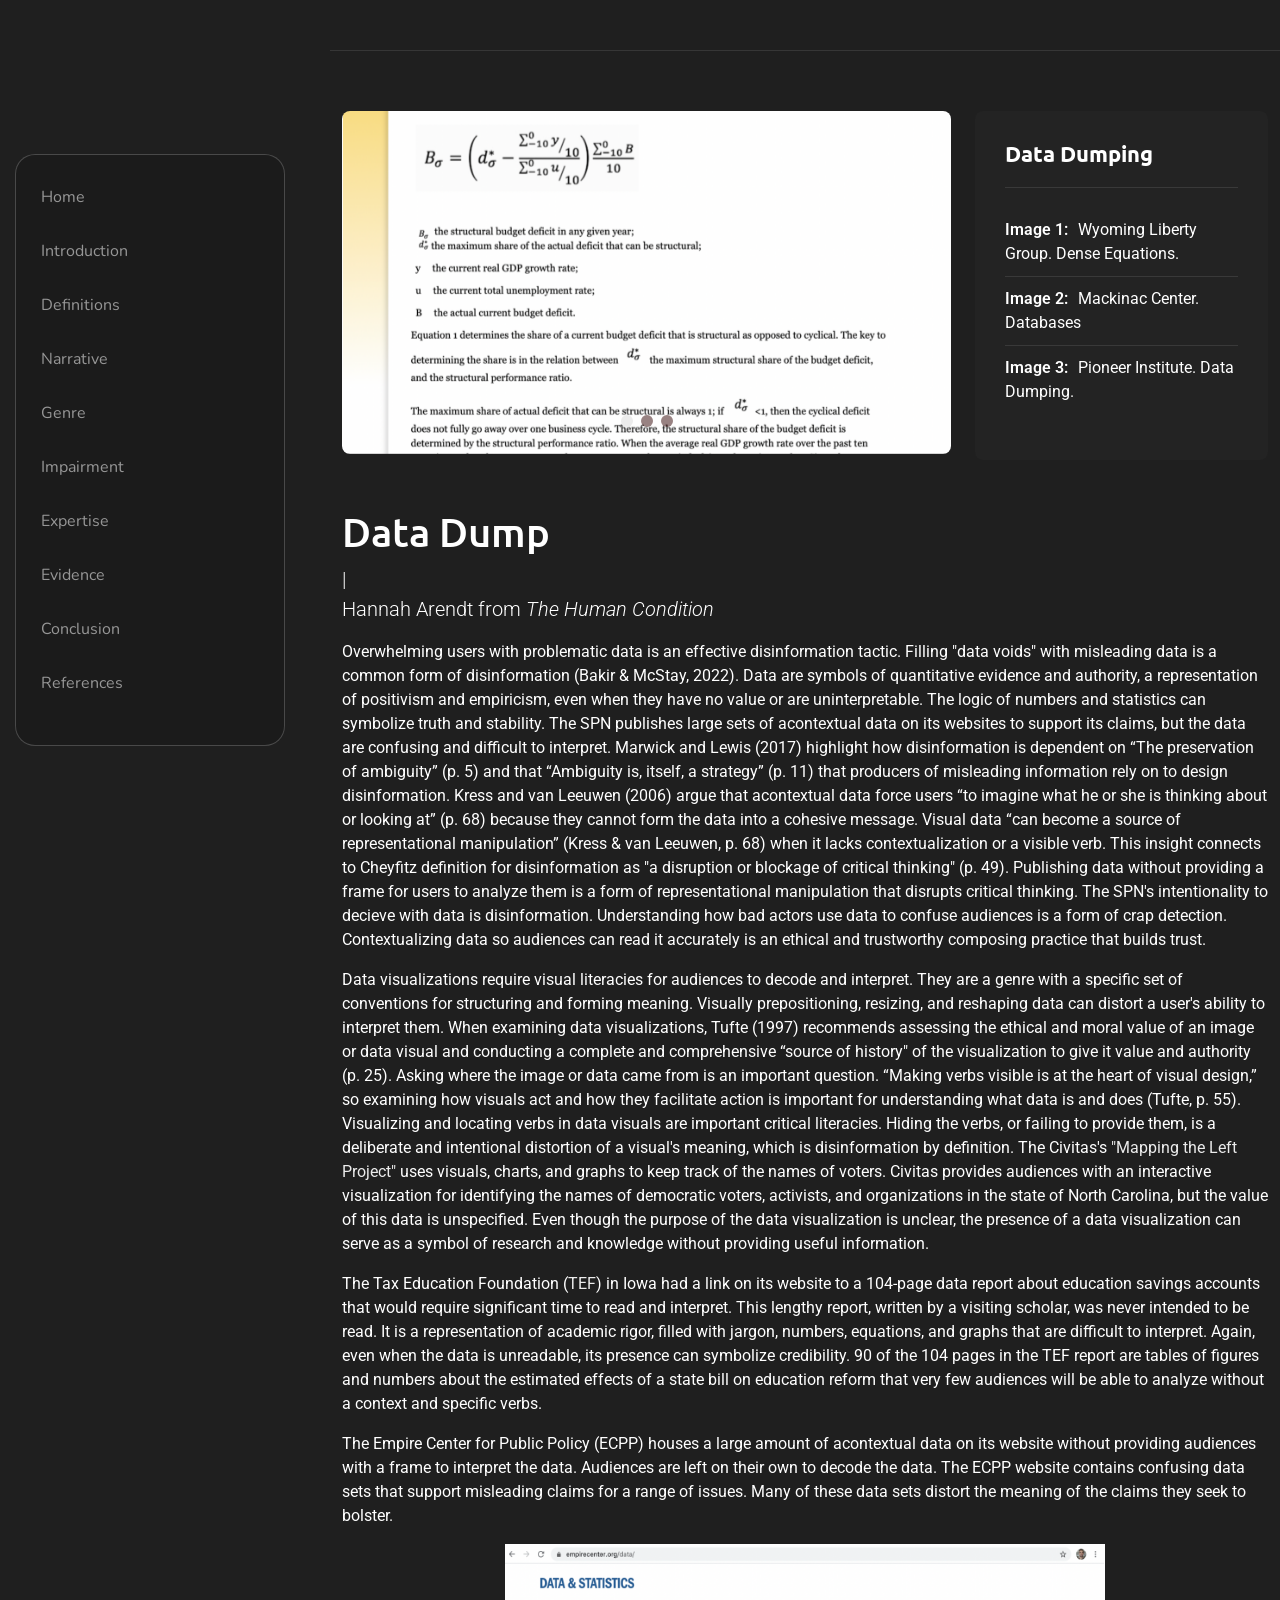
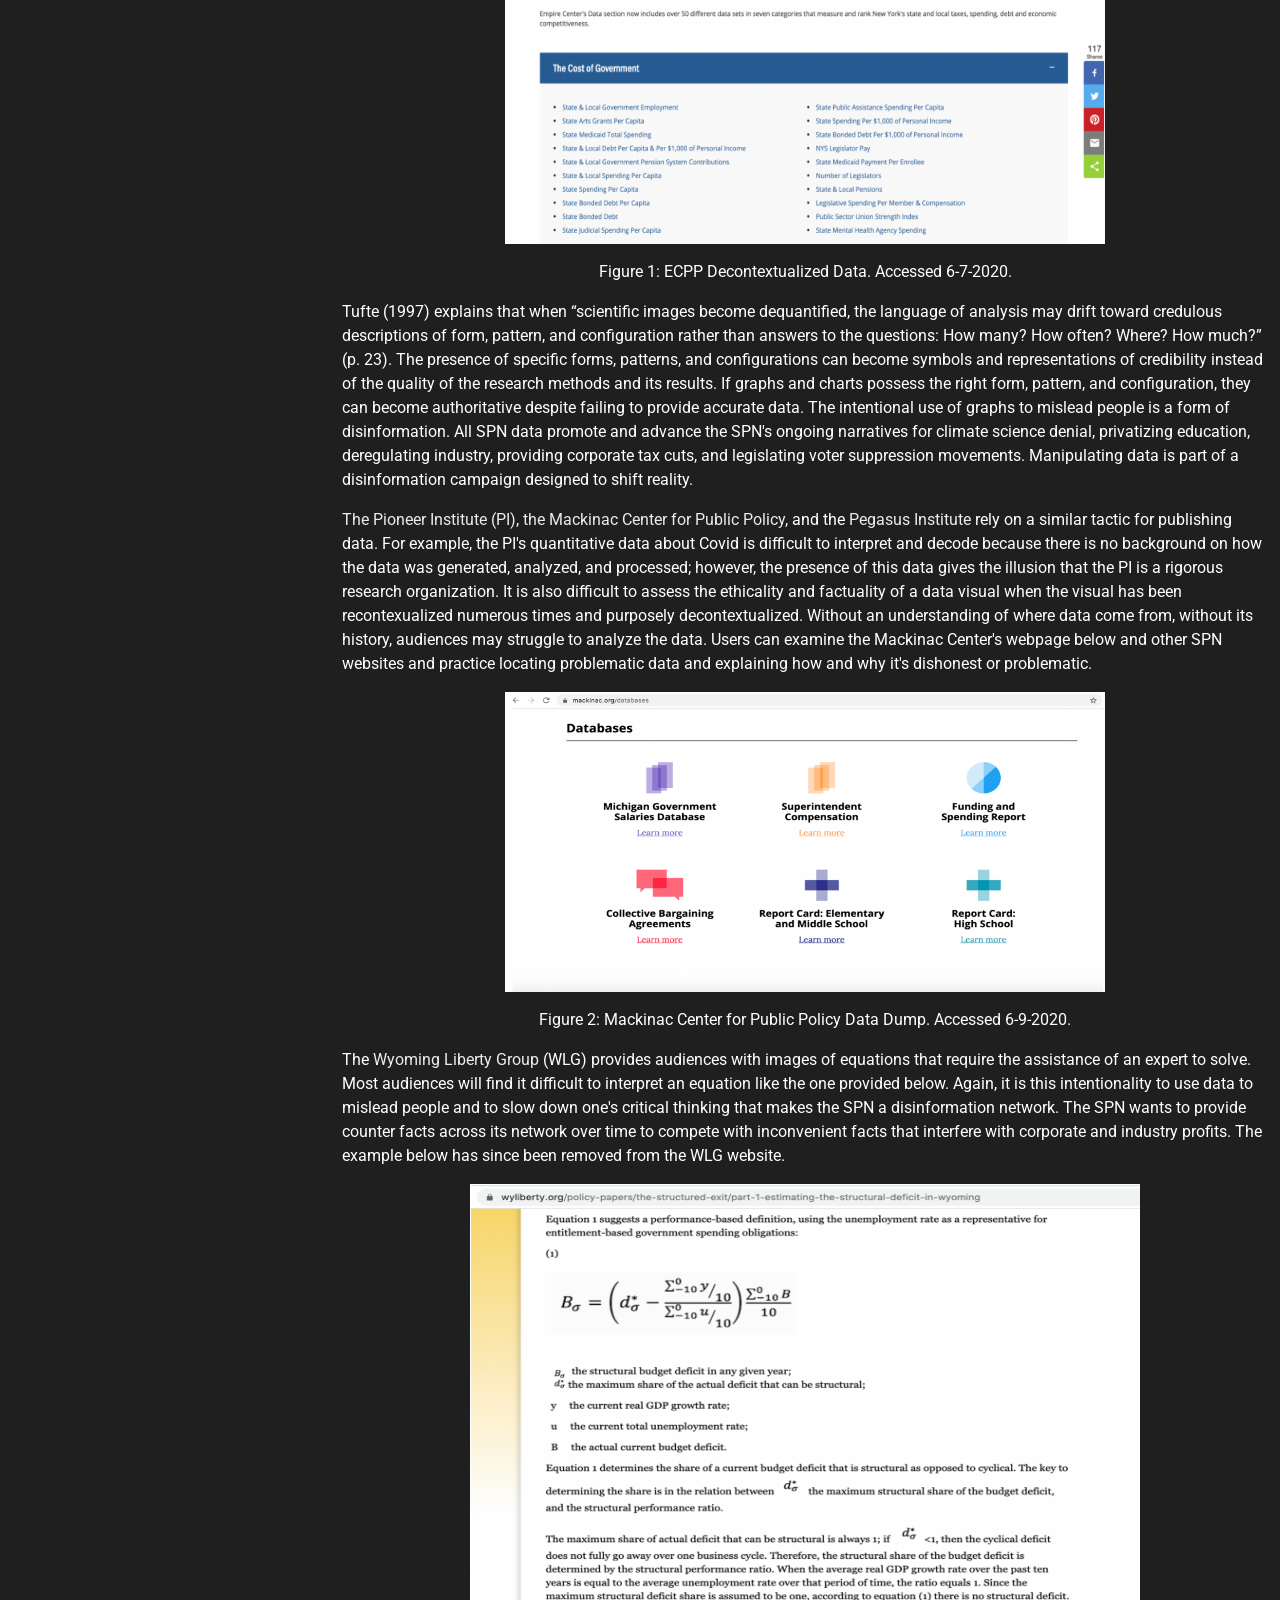
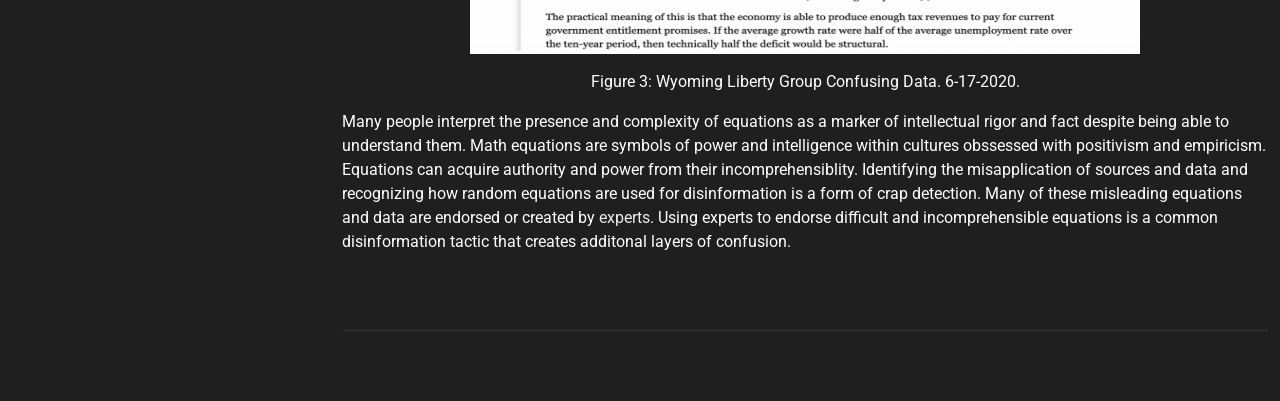
<file: data.html>
<!DOCTYPE html>
<html lang="en">

<head>
  <meta charset="utf-8">
  <meta content="width=device-width, initial-scale=1.0" name="viewport">
  <title>Data Dump</title>
  <meta name="description" content="">
  <meta name="keywords" content="">

  <!-- Favicons -->
  <link href="img/spn/disguise.png" rel="icon">
  <link href="img/spn/disguise.png" rel="apple-touch-icon">


  <!-- Fonts -->
  <link href="https://fonts.googleapis.com" rel="preconnect">
  <link href="https://fonts.gstatic.com" rel="preconnect" crossorigin>
  <link href="https://fonts.googleapis.com/css2?family=Roboto:ital,wght@0,100;0,300;0,400;0,500;0,700;0,900;1,100;1,300;1,400;1,500;1,700;1,900&family=Ubuntu:ital,wght@0,300;0,400;0,500;0,700;1,300;1,400;1,500;1,700&family=Nunito:ital,wght@0,200;0,300;0,400;0,500;0,600;0,700;0,800;0,900;1,200;1,300;1,400;1,500;1,600;1,700;1,800;1,900&display=swap" rel="stylesheet">

  <!-- Vendor CSS Files -->
  <link href="vendor/bootstrap/css/bootstrap.min.css" rel="stylesheet">
  <link href="vendor/bootstrap-icons/bootstrap-icons.css" rel="stylesheet">
  <link href="vendor/aos/aos.css" rel="stylesheet">
  <link href="vendor/glightbox/css/glightbox.min.css" rel="stylesheet">
  <link href="vendor/swiper/swiper-bundle.min.css" rel="stylesheet">

  <!-- Main CSS File -->
  <link href="css/main.css" rel="stylesheet">

</head>

<body class="service-details-page">

  <header id="header" class="header dark-background d-flex flex-column justify-content-center">
    <i class="header-toggle d-xl-none bi bi-list"></i>

    <div class="header-container d-flex flex-column align-items-start">
      <nav id="navmenu" class="navmenu">
        <ul>
          <li><a href="index.html"><i></i>Home</a></li> 
           <li><a href="intro.html"><i></i>Introduction</a></li> 
          <li><a href="definitions.html"><i></i>Definitions</a></li> 
          <li><a href="narrative.html"><i></i>Narrative</a></li> 
          <li><a href="imitation.html"><i></i>Genre</a></li>
          <li><a href="impairment.html"><i></i>Impairment</a></li>
          <li><a href="fauxpert.html"><i></i>Expertise</a></li>
          <li><a href="homegrown.html">Evidence</a></li>
          <li><a href="conclusion.html">Conclusion</a></li>
          <li><a href="references.html">References</a></li>
           
         
        </ul>
      </nav>
    </div>

  </header>

  <main class="main">

    <!-- Page Title -->
    <div class="page-title dark-background">
      <div class="container d-lg-flex justify-content-between align-items-center">
        <h1 class="mb-2 mb-lg-0"></h1>
        <nav class="breadcrumbs">
        </nav>
      </div>
    </div><!-- End Page Title -->
    <section id="portfolio-details" class="portfolio-details section">

      <div class="container" data-aos="fade-up" data-aos-delay="100">

        <div class="row gy-4">

          <div class="col-lg-8">
            <div class="portfolio-details-slider swiper init-swiper">

              <script type="application/json" class="swiper-config">
                {
                  "loop": true,
                  "speed": 600,
                  "autoplay": {
                    "delay": 5000
                  },
                  "slidesPerView": "auto",
                  "pagination": {
                    "el": ".swiper-pagination",
                    "type": "bullets",
                    "clickable": true
                  }
                }
              </script>

    <div class="swiper-wrapper align-items-center">

                <div class="swiper-slide">
                  <img src="img/spn/wyomingdata.png" alt="An image of an SPN webpage with a complex math equation." class="img-fluid" loading="lazy">
                </div>
                <div class="swiper-slide">
                  <img src="img/spn/mcdatadump.png" alt="An image of an SPN webpage with a list of databases users can access on a range of topics." class="img-fluid" loading="lazy">
                </div>
                <div class="swiper-slide">
                  <img src="img/spn/pidatadump.png" alt="An image of an SPN webpage with a list of data and statistics users can access on a range of topics" class="img-fluid" loading="lazy">
                </div>
              </div>
              <div class="swiper-pagination"></div>
            </div>
          </div>
          <div class="col-lg-4">
            <div class="portfolio-info" data-aos="fade-left" data-aos-delay="200">
              <h3>Data Dumping</h3>
              <ul>
                <li><strong>Image 1:</strong>Wyoming Liberty Group. Dense Equations.</li>
                <li><strong>Image 2:</strong>Mackinac Center. Databases </li>
                <li><strong>Image 3:</strong>Pioneer Institute. Data Dumping.</li>               
              </ul>
            </div>
          </div>
            <div class="content mt-5">
                <h1>Data Dump</h1>

                <p class="lead"><span class="typed" data-typed-items="Not even oblivion and confusion which can cover up so efficiently the origin and the responsibility for every single deed are able to undo a deed or prevent its consequences."</i>
                    "></span> <br> Hannah Arendt from <i>The Human Condition</i></br>   </p>
                  <p class="description"></p> 
        
          <p>Overwhelming users with problematic data is an effective disinformation tactic. Filling "data voids" with misleading data 
            is a common form of disinformation (Bakir & McStay, 2022). Data are symbols of quantitative evidence and authority, 
            a representation of positivism and
             empiricism, even when they have no value or are uninterpretable. The logic of numbers and statistics 
             can symbolize truth and stability. The SPN publishes large sets of 
            acontextual data on its websites to support its claims, but the data are confusing and difficult to interpret.
            Marwick and Lewis (2017) highlight how disinformation is dependent on “The preservation of ambiguity” (p. 5) and 
            that “Ambiguity is, itself, a strategy” (p. 11) that producers of misleading information rely on to design 
            disinformation. Kress and van Leeuwen (2006) argue that acontextual data force users “to imagine 
            what he or she is thinking about or looking at” (p. 68) because they cannot form the data 
            into a cohesive message. Visual data “can become a source of representational manipulation” (Kress & van Leeuwen, 
            p. 68) when it lacks contextualization or a visible verb. This insight connects to Cheyfitz definition for disinformation as 
            "a disruption or blockage of critical thinking" (p. 49). Publishing data without providing a frame for users 
            to analyze them is a form of representational manipulation that disrupts critical thinking. 
            The SPN's intentionality to decieve with data is disinformation. Understanding how bad actors use data 
            to confuse audiences is a form of crap 
              detection. Contextualizing data so audiences can read it accurately is an ethical and trustworthy composing practice that builds trust. </p>

          <p>Data visualizations require visual literacies for audiences to decode and interpret. They are a genre with a 
            specific set of conventions for structuring and forming meaning. Visually prepositioning, 
            resizing, and reshaping data can distort a user's ability to interpret them. When examining data 
            visualizations, Tufte (1997) recommends assessing the ethical and moral value of an image or data visual and 
            conducting a complete and comprehensive “source of history" of the visualization to give it
            value and authority (p. 25). Asking where the image or data came from is an important question. “Making verbs visible 
            is at the heart of visual design,” so examining how visuals act and how they facilitate action is important for 
            understanding what data is and does (Tufte, p. 55). Visualizing and locating verbs in data visuals are important 
            critical literacies. Hiding the verbs, or failing to provide them, is a deliberate and intentional 
            distortion of a visual's meaning, which is disinformation by definition.  
            The Civitas's <a href="https://www.mappingtheleft.com/media-gallery/" target="_blank">"Mapping the Left 
              Project"</a> uses visuals, charts, and graphs to keep track of the names of voters. Civitas 
              provides audiences with an interactive visualization for identifying the names of democratic voters, activists, 
              and organizations in the state of North Carolina, but the value of this data is unspecified. 
              Even though the purpose of the 
              data visualization is unclear, the presence of a data visualization 
              can serve as a symbol of research and knowledge without providing useful information. </p>
          <p>The Tax Education Foundation (<a href="https://spn.org/articles/spn-welcomes-tax-education-foundation/"
             target="_blank">TEF</a>) in Iowa had a link on its website to a 
             104-page data report about education savings accounts that would require significant time to read 
             and interpret. This lengthy report, written by a visiting 
             scholar, was never intended to be read. It is a representation of academic rigor, filled with jargon, 
             numbers, equations, and graphs that are difficult to interpret. Again, even when the data is unreadable, 
             its presence can symbolize credibility. 
             90 of the 104 pages in the TEF report are tables of figures and numbers 
             about the estimated effects of a state bill on education reform that very few audiences will be able to 
             analyze without a context and specific verbs.  </p>
          <p>The Empire Center for Public Policy (ECPP) houses a large amount of acontextual data on its website 
            without providing audiences with a frame to interpret the data. Audiences are left on their own to decode the 
            data. The 
            ECPP website contains confusing data sets that support misleading claims for a range of issues. Many
             of these data sets distort the 
             meaning of the claims they seek to bolster.</p>
           <p>
            <center>
              <a href="https://www.empirecenter.org/data/" target="_blank">
                <img src="img/spn/empiredata.png" alt="an image of a webpage with a list of links to data sets." width="600" height="300" class="center">
              </a>
          </p>
          <p>Figure 1: ECPP Decontextualized Data. Accessed 6-7-2020. </center>
          </p>
          <p>Tufte (1997) explains that when “scientific images become dequantified, the language of analysis may drift toward credulous descriptions of form, pattern, and configuration rather than answers to the questions: How many? How often? Where? How much?” (p. 23). The presence of specific forms, patterns, and configurations can become symbols and representations of credibility instead of the quality of the research methods and its results. If graphs and charts possess the right form, pattern, and configuration, they can become authoritative despite failing to provide accurate data. The intentional use of graphs to mislead people is a form of disinformation. 
            All SPN data promote and advance the SPN's ongoing narratives for climate science denial, 
            privatizing education, deregulating industry, providing corporate tax cuts, and legislating
        voter suppression movements. Manipulating data is part of a disinformation campaign designed to shift reality.</p>
          <p>
            <a href="https://www.sourcewatch.org/index.php?title=Pioneer_Institute_for_Public_Policy_Research" target="_blank">The Pioneer Institute (PI)</a>, <a href="https://www.sourcewatch.org/index.php?title=Mackinac_Center_for_Public_Policy" target="_blank">the Mackinac Center for Public Policy</a>, and the <a href="https://www.sourcewatch.org/index.php?title=Pegasus_Institute" target="_blank">Pegasus Institute</a> rely on a similar tactic for publishing data. For example, the PI's quantitative data about Covid is difficult to interpret and decode 
            because there is no background on how the data was generated, analyzed, and processed; however, 
            the presence of this data gives the illusion that the PI is a rigorous research organization. It is also 
            difficult to assess the ethicality and factuality of a data visual when the 
            visual has been recontexualized numerous times and purposely decontextualized. Without an understanding of 
            where data come from, without its history, audiences may struggle to analyze the data. Users can examine 
            the Mackinac Center's webpage below and other SPN websites and practice locating problematic data and 
            explaining how and why it's dishonest or problematic.
          </p>
          <p>
            <center>
              <a href="https://www.mackinac.org/databases" target="_blank">
                <img src="img/spn/mackinacdata.png" width="600" height="300" class="center">
              </a>
          </p>
          <p>Figure 2: Mackinac Center for Public Policy Data Dump. Accessed 6-9-2020. </center>
          </p>
          <p>The <a href="https://www.sourcewatch.org/index.php?title=Wyoming_Liberty_Group" target="_blank">Wyoming Liberty Group</a> (WLG) provides audiences with images of equations that 
            require the assistance of an expert to solve. Most audiences will find it difficult to interpret an equation 
            like the one provided below. Again, it is this intentionality to use data to 
            mislead people and to slow down one's critical thinking that makes the SPN a disinformation network. 
            The SPN wants to provide counter facts across its network over time to compete with 
            inconvenient facts that interfere with corporate and industry profits. 
            The example below has since been removed from 
            the WLG website. </p>
          <p>
            <center>
              <img src="img/spn/wyomingdata.png" width="670" height="470" class="center">
              </a>
          </p>
          <p>Figure 3: Wyoming Liberty Group Confusing Data. 6-17-2020. </center>
          </p>
          <p>Many people interpret the presence and complexity of equations as a marker of intellectual rigor and fact despite 
            being able to understand them. 
           
            Math equations are symbols of power and intelligence within cultures obssessed with positivism and 
            empiricism. Equations can acquire authority and power from their incomprehensiblity. 
            Identifying the misapplication of 
            sources and data and recognizing how random equations are used for disinformation is a form of crap detection. 
            Many of these misleading equations and data are endorsed or created by <a href="fauxpert.html">experts</a>. 
           Using experts to endorse difficult and incomprehensible equations is a common disinformation tactic that creates 
           additonal layers of confusion. </p>
               </main>

  <footer id="footer" class="footer position-relative">

    <div class="container">
      <div class="copyright text-center ">
  
      </div>
    
    </div>

  </footer>

  <!-- Scroll Top -->
  <a href="#" id="scroll-top" class="scroll-top d-flex align-items-center justify-content-center"><i class="bi bi-arrow-up-short"></i></a>

  <!-- Preloader -->
  <div id="preloader"></div>

  <!-- Vendor JS Files -->
  <script src="vendor/bootstrap/js/bootstrap.bundle.min.js"></script>
  <script src="vendor/php-email-form/validate.js"></script>
  <script src="vendor/aos/aos.js"></script>
  <script src="vendor/typed.js/typed.umd.js"></script>
  <script src="vendor/purecounter/purecounter_vanilla.js"></script>
  <script src="vendor/waypoints/noframework.waypoints.js"></script>
  <script src="vendor/isotope-layout/isotope.pkgd.min.js"></script>
  <script src="vendor/imagesloaded/imagesloaded.pkgd.min.js"></script>
  <script src="vendor/glightbox/js/glightbox.min.js"></script>
  <script src="vendor/swiper/swiper-bundle.min.js"></script>

  <!-- Main JS File -->
  <script src="js/main.js"></script>

</body>

</html>
</file>
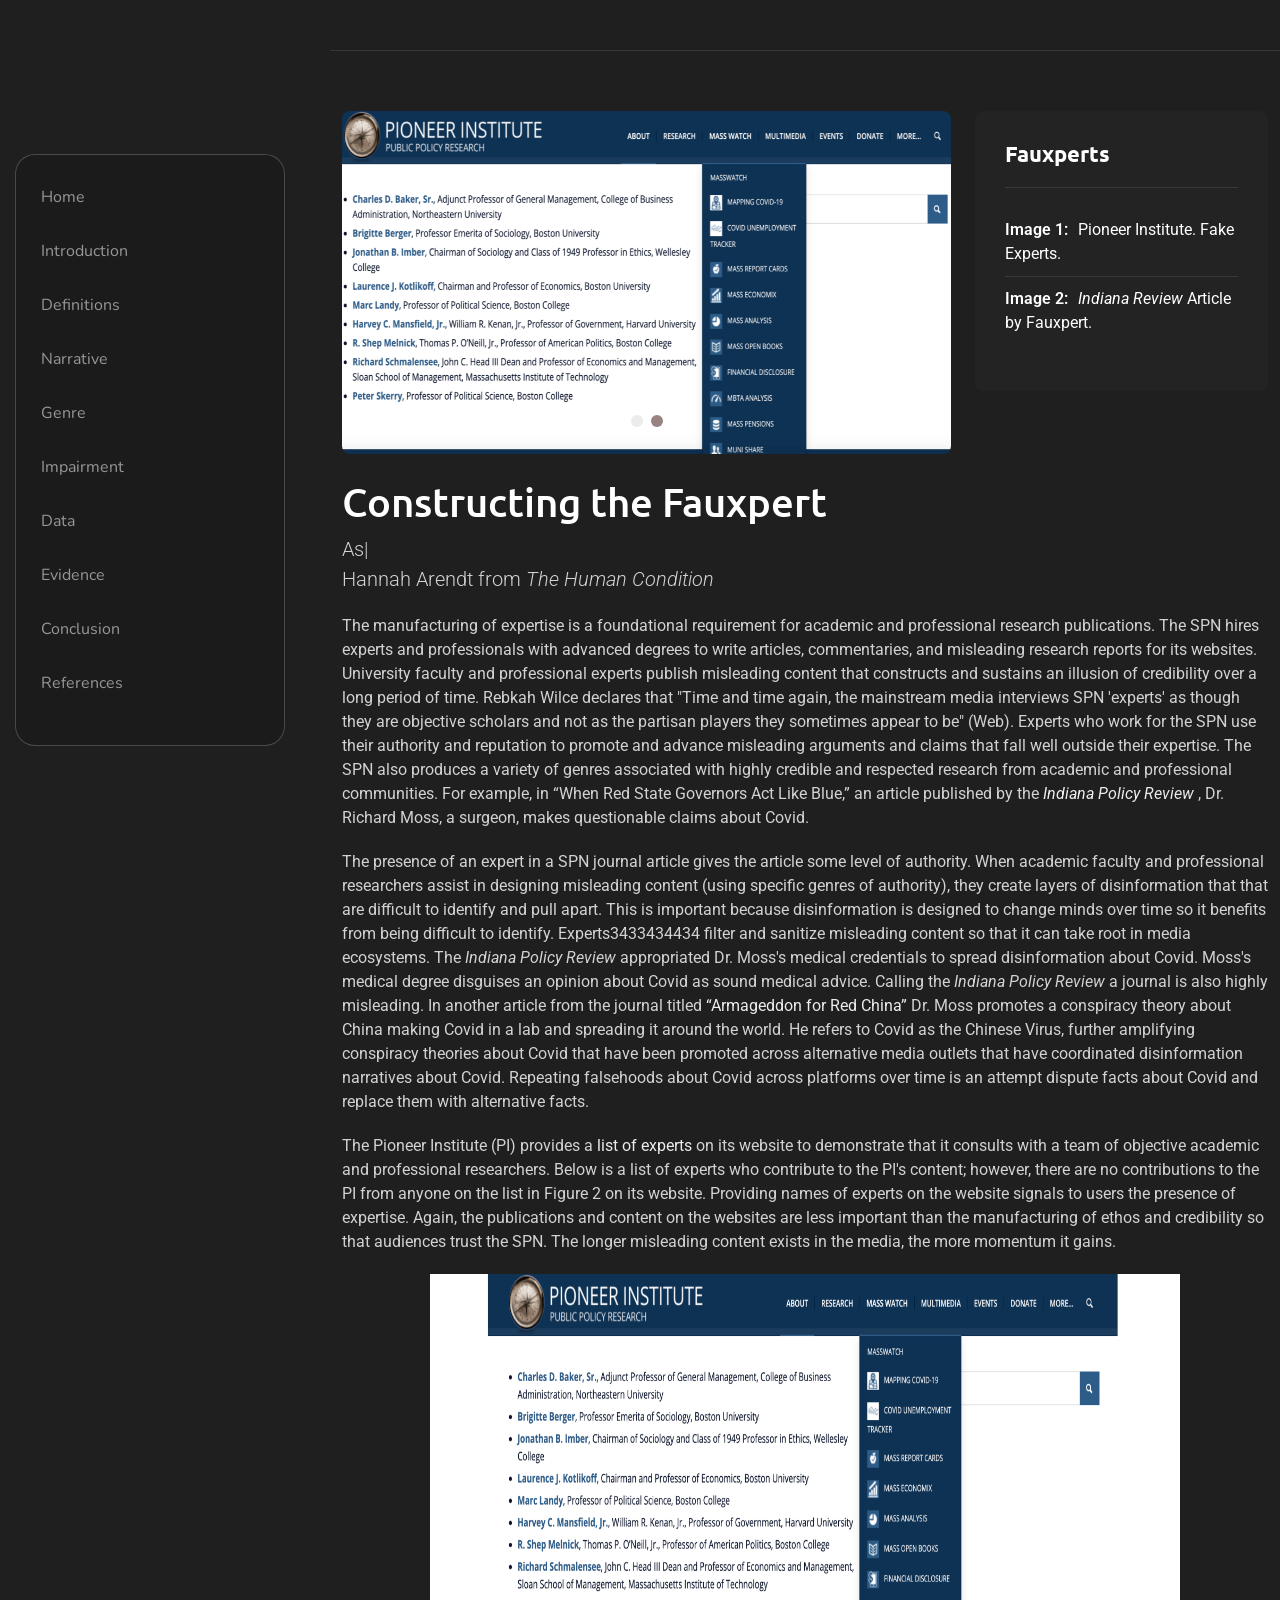
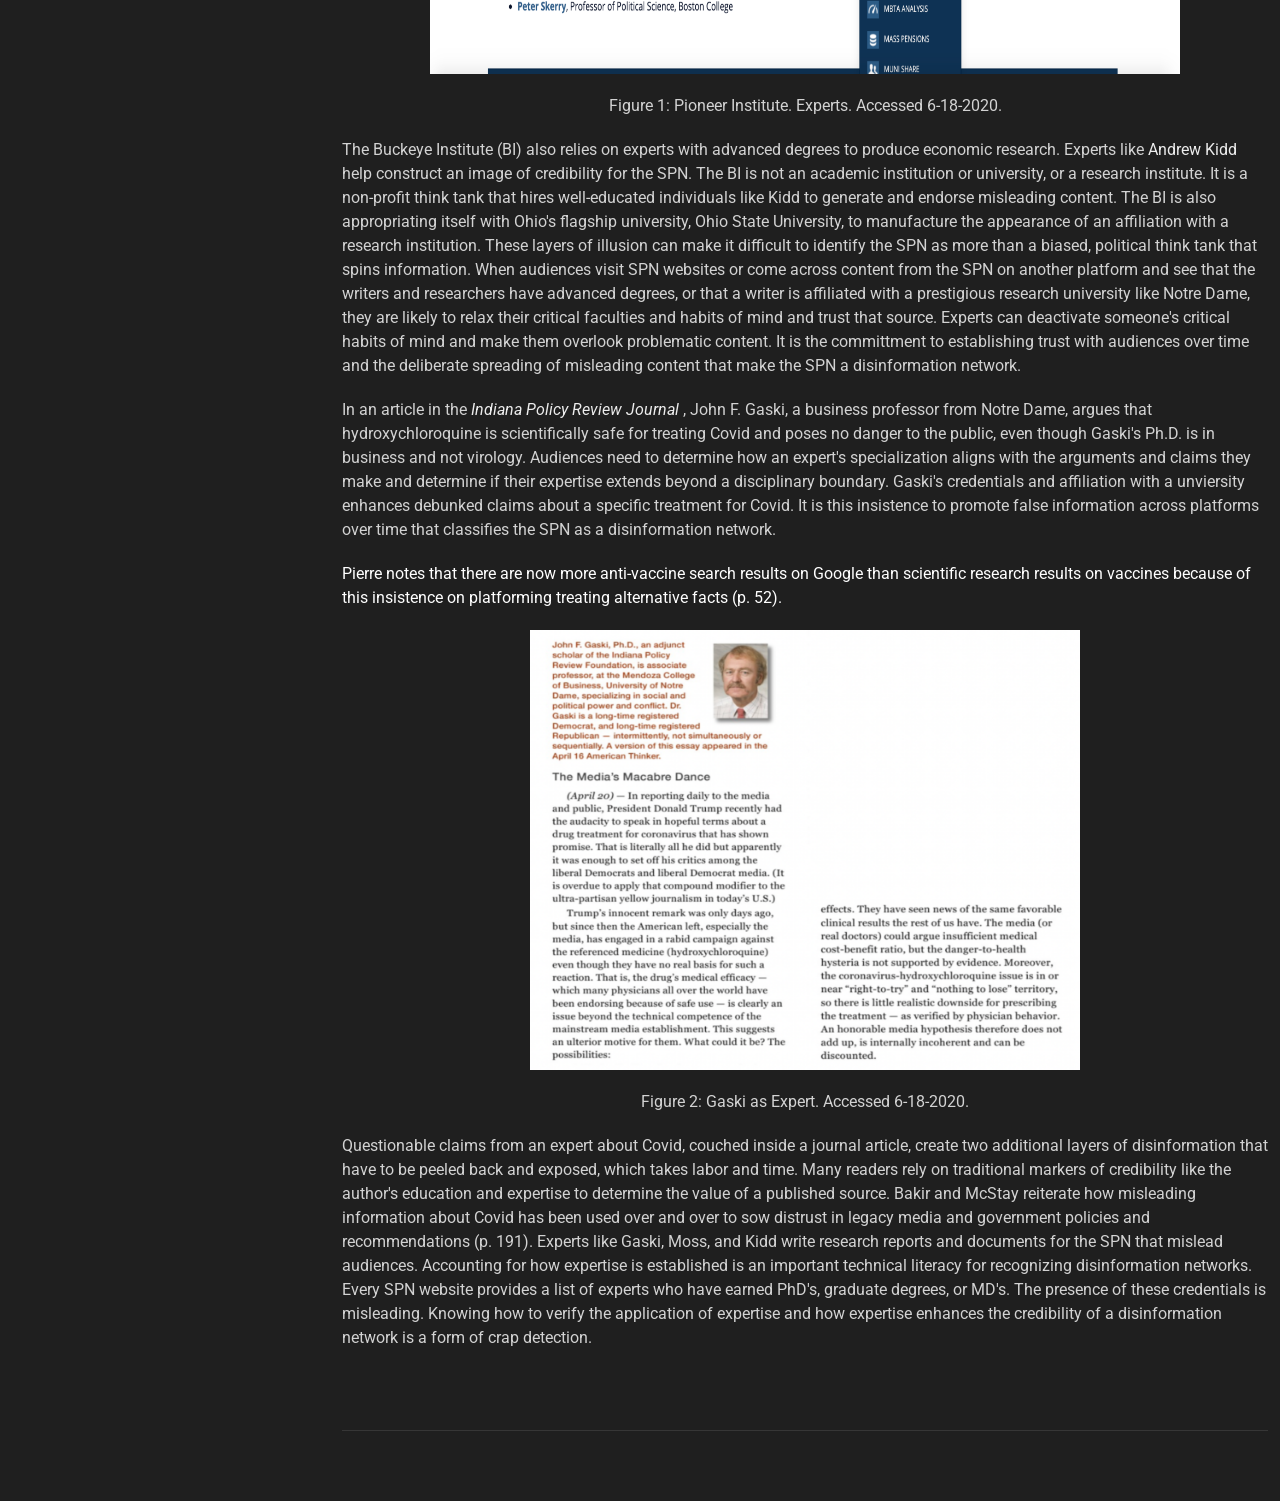
<file: fauxpert.html>
<!DOCTYPE html>
<html lang="en">

<head>
  <meta charset="utf-8">
  <meta content="width=device-width, initial-scale=1.0" name="viewport">
  <title>Fauxpert</title>
  <meta name="description" content="">
  <meta name="keywords" content="">

  <!-- Favicons -->
  <link href="img/spn/disguise.png" rel="icon">
  <link href="img/spn/disguise.png" rel="apple-touch-icon">

  <!-- Fonts -->
  <link href="https://fonts.googleapis.com" rel="preconnect">
  <link href="https://fonts.gstatic.com" rel="preconnect" crossorigin>
  <link href="https://fonts.googleapis.com/css2?family=Roboto:ital,wght@0,100;0,300;0,400;0,500;0,700;0,900;1,100;1,300;1,400;1,500;1,700;1,900&family=Ubuntu:ital,wght@0,300;0,400;0,500;0,700;1,300;1,400;1,500;1,700&family=Nunito:ital,wght@0,200;0,300;0,400;0,500;0,600;0,700;0,800;0,900;1,200;1,300;1,400;1,500;1,600;1,700;1,800;1,900&display=swap" rel="stylesheet">

  <!-- Vendor CSS Files -->
  <link href="vendor/bootstrap/css/bootstrap.min.css" rel="stylesheet">
  <link href="vendor/bootstrap-icons/bootstrap-icons.css" rel="stylesheet">
  <link href="vendor/aos/aos.css" rel="stylesheet">
  <link href="vendor/glightbox/css/glightbox.min.css" rel="stylesheet">
  <link href="vendor/swiper/swiper-bundle.min.css" rel="stylesheet">

  <!-- Main CSS File -->
  <link href="css/main.css" rel="stylesheet">
</head>

<body class="portfolio-details-page">

  <header id="header" class="header dark-background d-flex flex-column justify-content-center">
    <i class="header-toggle d-xl-none bi bi-list"></i>

    <div class="header-container d-flex flex-column align-items-start">
      <nav id="navmenu" class="navmenu">
       
          <ul>   
            <li><a href="index.html"><i></i>Home</a></li> 
           <li><a href="intro.html"><i></i>Introduction</a></li> 
          <li><a href="definitions.html"><i></i>Definitions</a></li> 
          <li><a href="narrative.html"><i></i>Narrative</a></li> 
          <li><a href="imitation.html"><i></i>Genre</a></li>
          <li><a href="impairment.html"><i></i>Impairment</a></li>         
          <li><a href="data.html">Data</a></li>
          <li><a href="homegrown.html">Evidence</a></li>
          <li><a href="conclusion.html">Conclusion</a></li>
          <li><a href="references.html">References</a></li>
                         
        </ul>
      </nav>
    </div>

  </header>

  <main class="main">

    <!-- Page Title -->
    <div class="page-title dark-background">
      <div class="container d-lg-flex justify-content-between align-items-center">
       
        <nav class="breadcrumbs">
  
        </nav>
      </div>
    </div><!-- End Page Title -->

    <!-- Portfolio Details Section -->
    <section id="portfolio-details" class="portfolio-details section">

      <div class="container" data-aos="fade-up" data-aos-delay="100">

        <div class="row gy-4">

          <div class="col-lg-8">
            <div class="portfolio-details-slider swiper init-swiper">

              <script type="application/json" class="swiper-config">
                {
                  "loop": true,
                  "speed": 600,
                  "autoplay": {
                    "delay": 5000
                  },
                  "slidesPerView": "auto",
                  "pagination": {
                    "el": ".swiper-pagination",
                    "type": "bullets",
                    "clickable": true
                  }
                }
              </script>

              <div class="swiper-wrapper align-items-center">

                <div class="swiper-slide">
                  <img src="img/spn/fauxperts.png" alt="An image of an SPN webpage with a list of professors who are associated with the SPN." class="img-fluid" loading="lazy">
                </div>

                <div class="swiper-slide">
                  <img src="img/spn/fauxperts2.png" alt="An image of an SPN article written by an expert in a different field." class="img-fluid" loading="lazy">
                </div>


              </div>
              <div class="swiper-pagination"></div>
            </div>
          </div>

          <div class="col-lg-4">
            <div class="portfolio-info" data-aos="fade-left" data-aos-delay="200">
              <h3>Fauxperts</h3>
              <ul>
                <li><strong>Image 1:</strong>Pioneer Institute. Fake Experts.</li>
                <li><strong>Image 2:</strong><i>Indiana Review</i> Article by Fauxpert. </li>
              
               
              </ul>
            </div>
          </div>

          <div class="col-lg-12">
            <div class="portfolio-description" data-aos="fade-up" data-aos-delay="300">
                <h1>Constructing the Fauxpert</h1>

              <p class="lead"><span class="typed" data-typed-items="As long as we believe that we deal with the ends and means in the political realm we shall not be able to prevent anybody's using all means to pursue recognized ends."</i>
                "></span> <br> Hannah Arendt from <i>The Human Condition</i></br>   </p>
              <p class="description"></p> 
     
              
              <p>The manufacturing of expertise is a foundational requirement for academic and professional research publications. 
                The SPN hires experts and professionals with advanced degrees to write articles, commentaries, and misleading research 
                reports for its websites. University faculty and professional experts publish misleading content that constructs 
                and sustains an illusion of credibility over a long period of time. Rebkah Wilce declares that 
                "Time and time again, the mainstream media interviews SPN 'experts' as though they are objective scholars and 
                not as the partisan players they sometimes appear to be" (Web). 
               Experts who work for the SPN use their authority and reputation to promote and advance 
                  misleading arguments and claims that fall well outside their expertise. The SPN also produces a variety of 
                  <a hreh="imitating.">genres</a> associated with highly credible and respected research from
                   academic and professional communities.
                   For example, in “When Red State Governors Act Like Blue,” an article published 
                   by the <i>
                  <a href="https://inpolicy.org/2020/05/moss-when-red-state-governors-act-like-blue/" target="_blank">Indiana 
                    Policy Review</a>
                </i>, Dr. Richard Moss, a surgeon, makes questionable claims about Covid. </p>
              <p>The presence of an expert in a SPN journal article gives the article 
                some level of authority. When academic faculty and professional researchers assist 
                in designing misleading content (using specific genres of authority), they create layers of disinformation that
                that are difficult to identify and pull apart. This is important because disinformation is designed to change minds 
                over time so it benefits from being difficult to identify. Experts3433434434 filter and sanitize misleading content so that it can 
                take root in media ecosystems. 
                The <i>Indiana Policy Review</i> appropriated Dr.
                 Moss's medical credentials to spread disinformation about Covid. 
                 Moss's medical degree 
                  disguises an opinion about Covid as sound medical advice. Calling 
                  the <i>Indiana Policy Review</i> a journal is also highly misleading. In another article from the journal
                  titled <a href="https://inpolicy.org/2020/04/moss-armageddon-for-red-china/" target="_blank">“Armageddon 
                    for Red China”</a> Dr. Moss promotes a conspiracy theory about China making Covid in a lab and spreading 
                    it around the world. He refers to Covid as the Chinese Virus, further amplifying 
                    conspiracy theories about Covid that have been promoted across alternative media 
                    outlets that have coordinated disinformation narratives 
                    about Covid. Repeating falsehoods about Covid across platforms over time is an attempt dispute facts about Covid and replace them with alternative facts. 
                   
                    </p>
              <p> The Pioneer Institute (PI) provides a <a href="https://pioneerinstitute.org/academic-advisors/" target="_blank">list 
                of experts</a> on its website to demonstrate that it consults with a team of objective academic 
                and professional researchers. Below is a list of experts who contribute to the PI's content; however, there are 
               no contributions to the PI from anyone on the list in Figure 2 on its website. Providing names of experts on the website 
                signals to users the presence of expertise. Again, the publications and content on the websites are less important than the manufacturing
                of ethos and credibility so that audiences trust the SPN. The longer misleading content exists in the media, the more momentum it gains. 
              <p>
                <center>
                  <img src="img/spn/fauxperts.png" width="750" height="400" class="center">
                  </a>
              </p>
              <p>Figure 1: Pioneer Institute. Experts. Accessed 6-18-2020. </center>
              </p>
              <p>The Buckeye Institute (BI) also relies on experts with advanced degrees to produce economic research.
                Experts like <a href="https://www.buckeyeinstitute.org/experts/detail/Andrew-J-Kidd" 
                target="_blank">Andrew Kidd</a> help construct an image of credibility for the SPN. 
                The BI is not an academic institution or university, or a research institute. It is 
                a non-profit think tank that hires well-educated individuals like 
                Kidd to generate and endorse misleading content. The BI is also appropriating itself with Ohio's flagship university, 
                Ohio State University, to manufacture the appearance of an affiliation with a research institution. These layers 
                of illusion can make it difficult to identify the SPN as more than a biased, political think tank that spins information. 
                When audiences visit SPN websites or come across content from the SPN on another platform and see that 
                the writers and researchers have advanced degrees, or that a writer is affiliated with a prestigious research 
                university like Notre Dame, they are likely to relax their critical faculties and habits of mind and trust that source. 
                Experts can deactivate someone's critical habits of mind and make them overlook 
                problematic content. It is the committment to establishing trust with audiences over time and the deliberate spreading 
              of misleading content that make the SPN a disinformation network. </p>

              <p>In an article in the <i>
                  <a href="https://inpolicy.org/2020/04/gaski-the-medias-macabre-dance/" target="_blank">Indiana Policy Review Journal</a>
                </i>, John F. Gaski, a business professor from Notre Dame, argues that 
                hydroxychloroquine is scientifically safe for treating Covid and poses no danger to the public, 
                even though Gaski's Ph.D. 
                is in business and not virology. Audiences need to determine how an expert's specialization aligns with the arguments 
                and claims they make and determine if their expertise extends beyond a disciplinary boundary. Gaski's credentials 
                and affiliation with a unviersity enhances debunked claims about a specific treatment for Covid. 
               It is this insistence to promote false information across platforms over time that classifies the SPN as a disinformation network. </p>
              Pierre notes that there are now more anti-vaccine search results on Google than scientific research results on vaccines 
              because of this insistence on platforming treating alternative facts (p. 52). 
               <p>
                <center>
                  <img src="img/fauxperts3.png" width="550" height="440" class="center">
                  </a>
              </p>
              <p>Figure 2: Gaski as Expert. Accessed 6-18-2020. </center>
              </p>
              <p> Questionable claims from an expert about Covid, couched inside a journal article, create two additional layers of 
                disinformation that have to be peeled 
                back and exposed, which takes labor and time. Many readers rely on traditional markers of credibility like the author's education and expertise 
                to determine the value of a published source. Bakir and McStay reiterate how misleading information about 
                Covid has been used over and over to sow distrust in legacy media 
                and government policies and recommendations (p. 191). 
                Experts like 
                Gaski, Moss, and Kidd write research reports and documents for the SPN that mislead audiences. 
                Accounting for how expertise is established 
                is an important technical literacy for recognizing disinformation networks. 
                Every SPN website provides a list of experts who have earned PhD's, 
                graduate degrees, or MD's. The presence of these credentials is misleading. Knowing how to verify 
                the application of expertise and how expertise enhances the credibility of a disinformation 
                network is a form of crap detection.</p>
                <p>             </p>
                  </div>
                </div>
              </div>
            </div>
          </div>

        </div>

      </div>

    </section><!-- /Portfolio Details Section -->

  </main>

  <footer id="footer" class="footer position-relative">

    <div class="container">
      <div class="copyright text-center ">
     
      </div>
    
    </div>

  </footer>

  <!-- Scroll Top -->
  <a href="#" id="scroll-top" class="scroll-top d-flex align-items-center justify-content-center"><i class="bi bi-arrow-up-short"></i></a>

  <!-- Preloader -->
  <div id="preloader"></div>

  <!-- Vendor JS Files -->
  <script src="vendor/bootstrap/js/bootstrap.bundle.min.js"></script>
  <script src="vendor/php-email-form/validate.js"></script>
  <script src="vendor/aos/aos.js"></script>
  <script src="vendor/typed.js/typed.umd.js"></script>
  <script src="vendor/purecounter/purecounter_vanilla.js"></script>
  <script src="vendor/waypoints/noframework.waypoints.js"></script>
  <script src="vendor/isotope-layout/isotope.pkgd.min.js"></script>
  <script src="vendor/imagesloaded/imagesloaded.pkgd.min.js"></script>
  <script src="vendor/glightbox/js/glightbox.min.js"></script>
  <script src="vendor/swiper/swiper-bundle.min.js"></script>

  <!-- Main JS File -->
  <script src="js/main.js"></script>

</body>

</html>
</file>
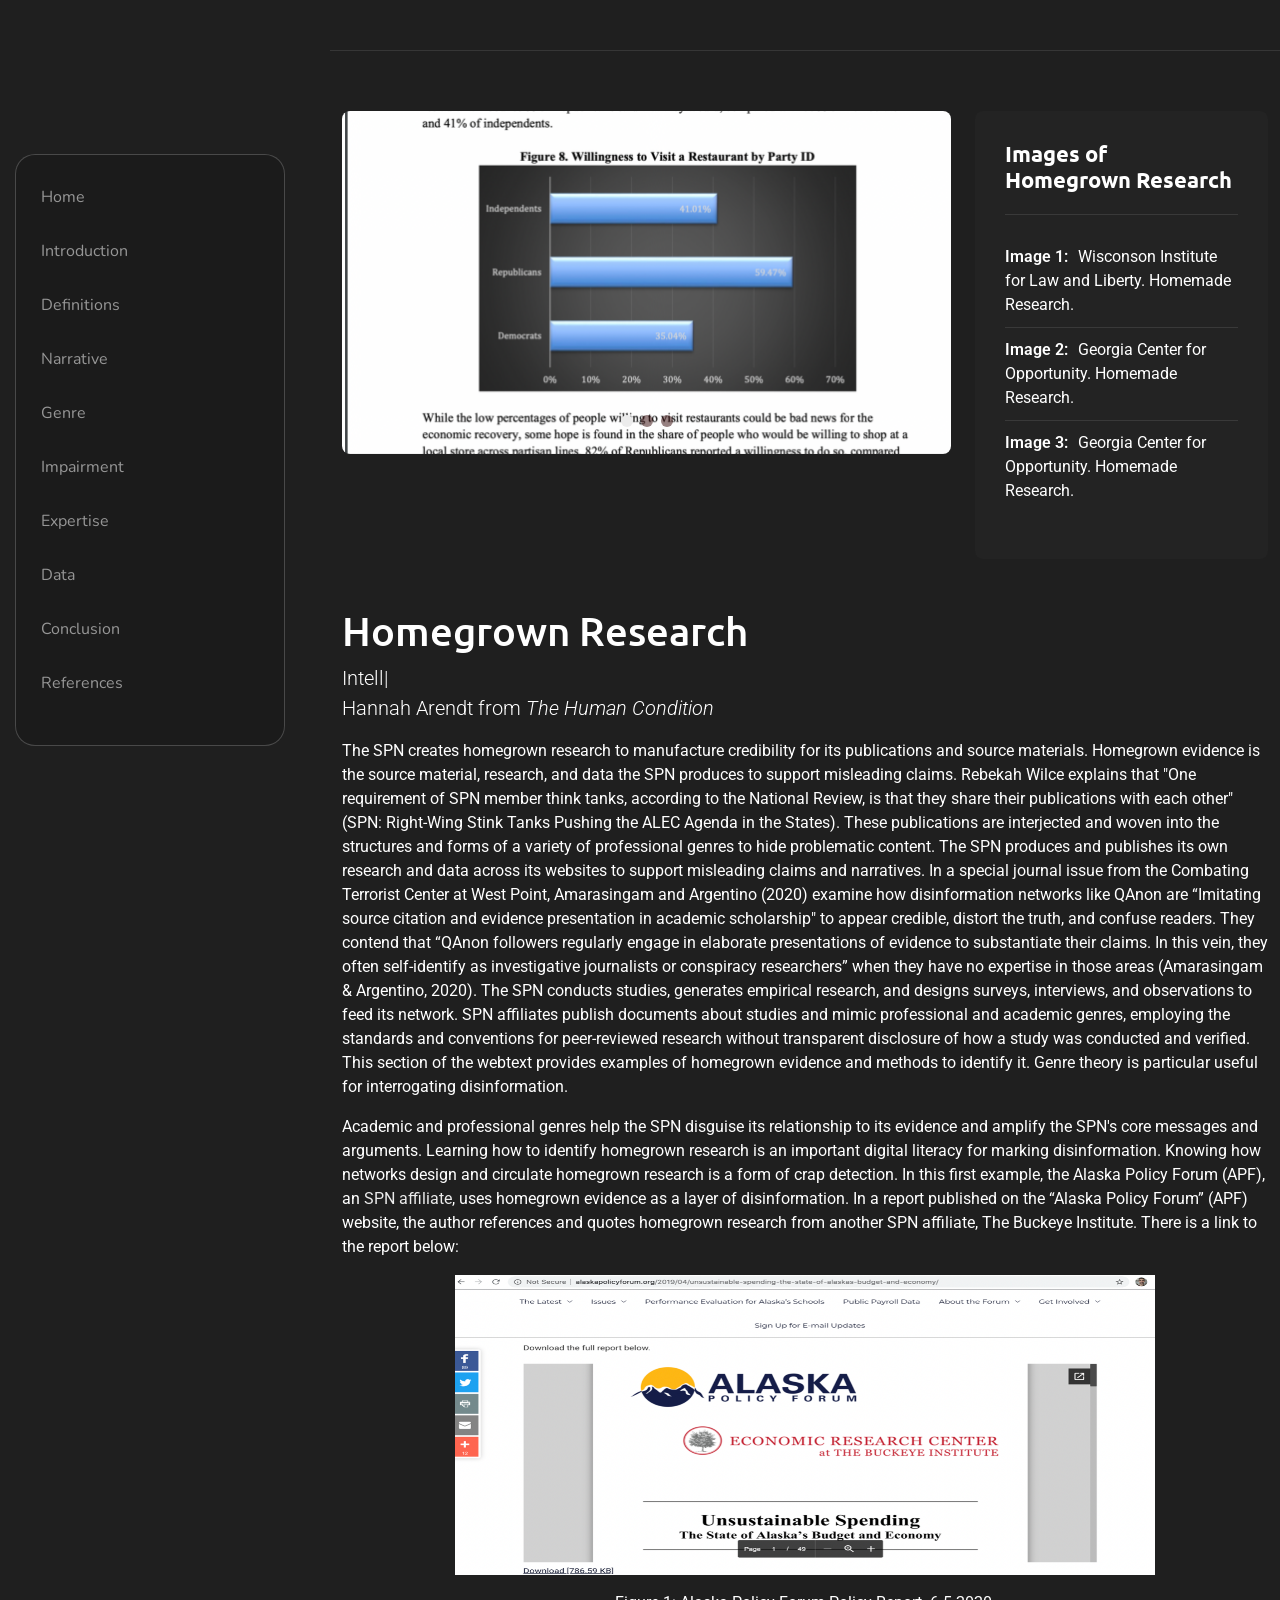
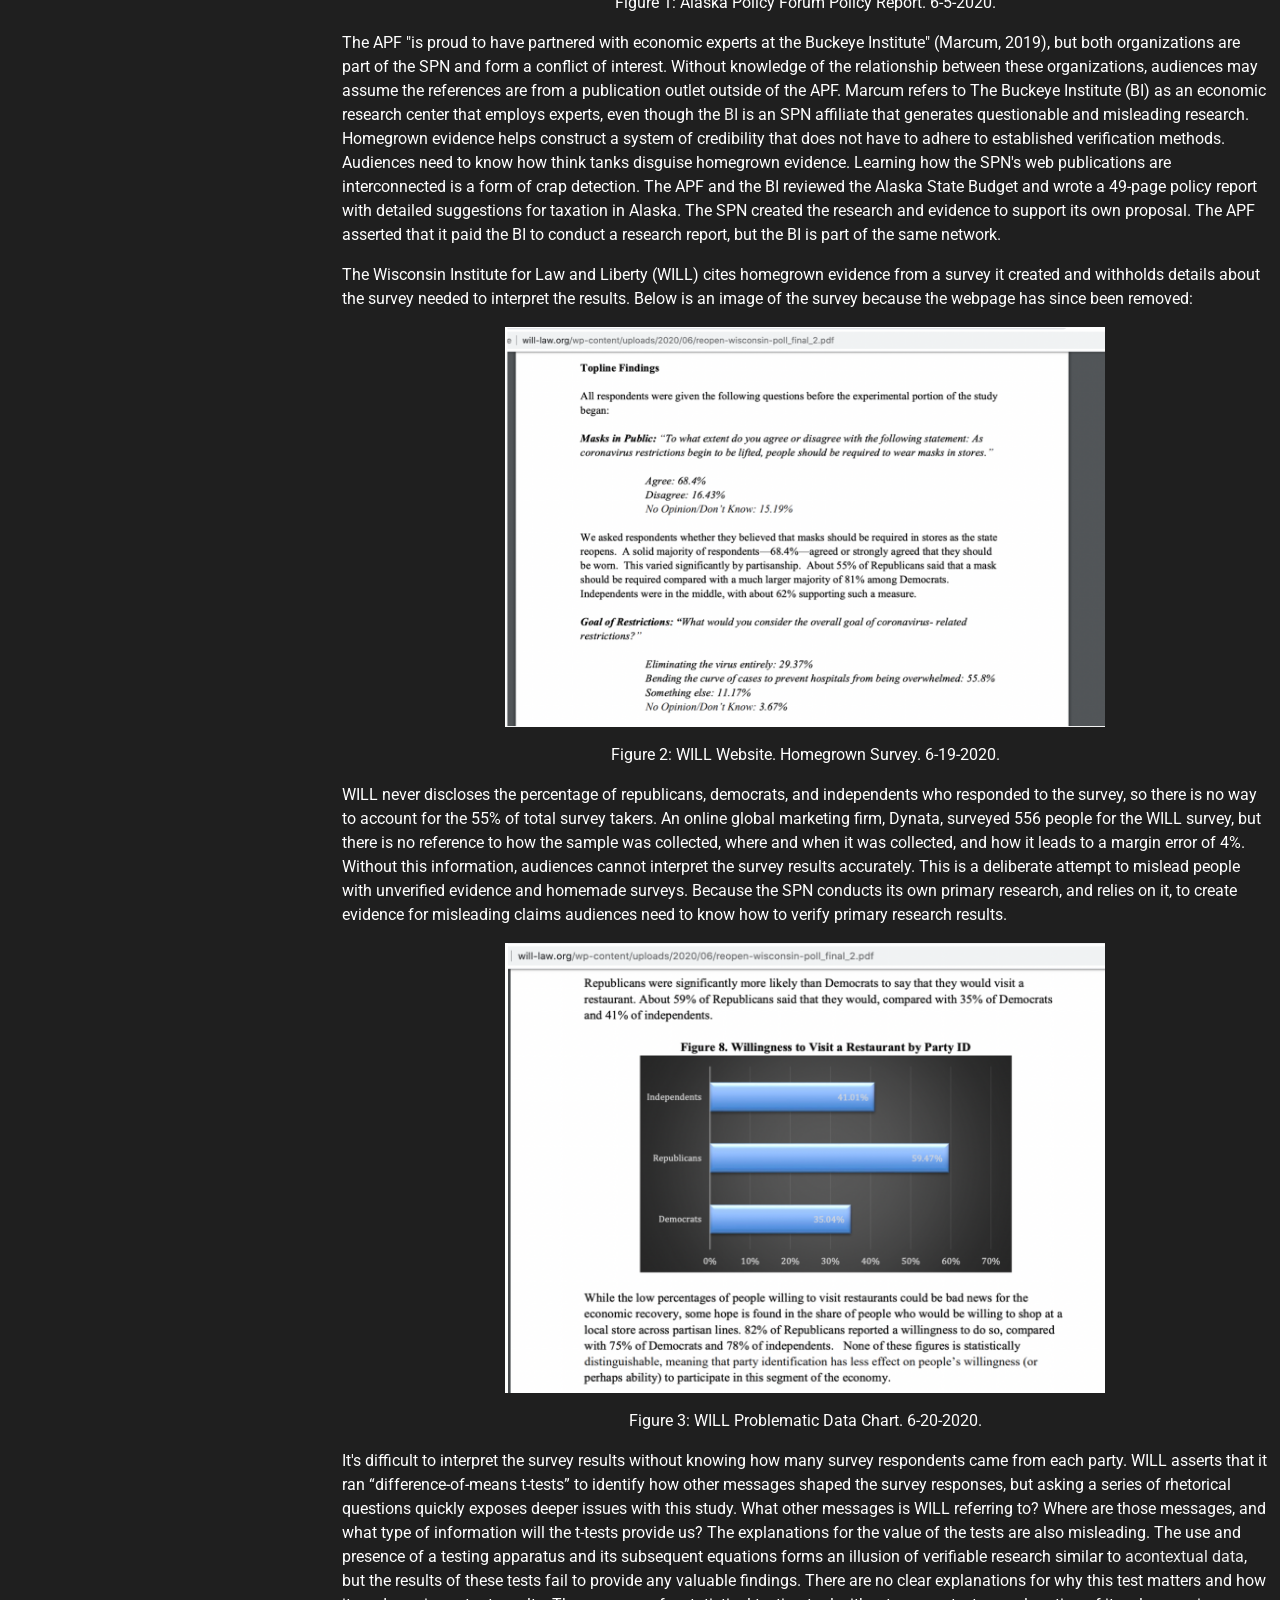
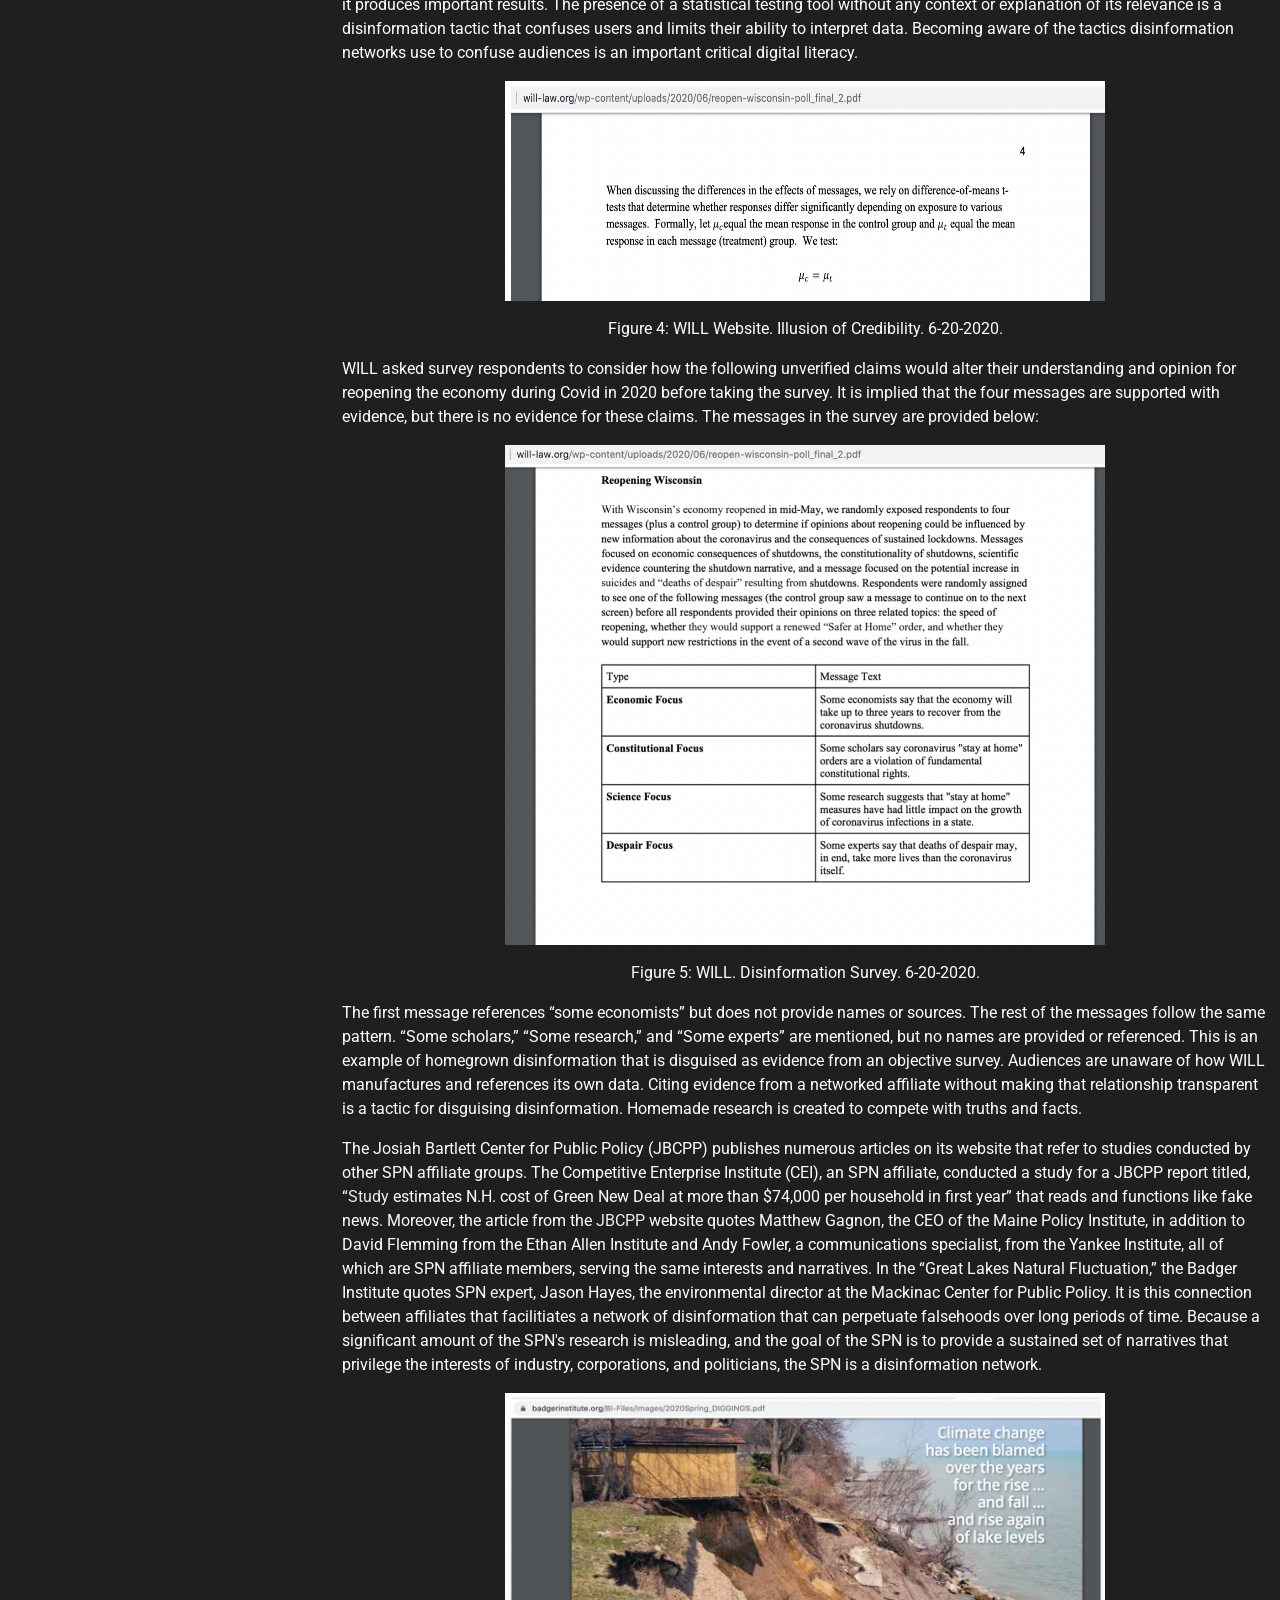
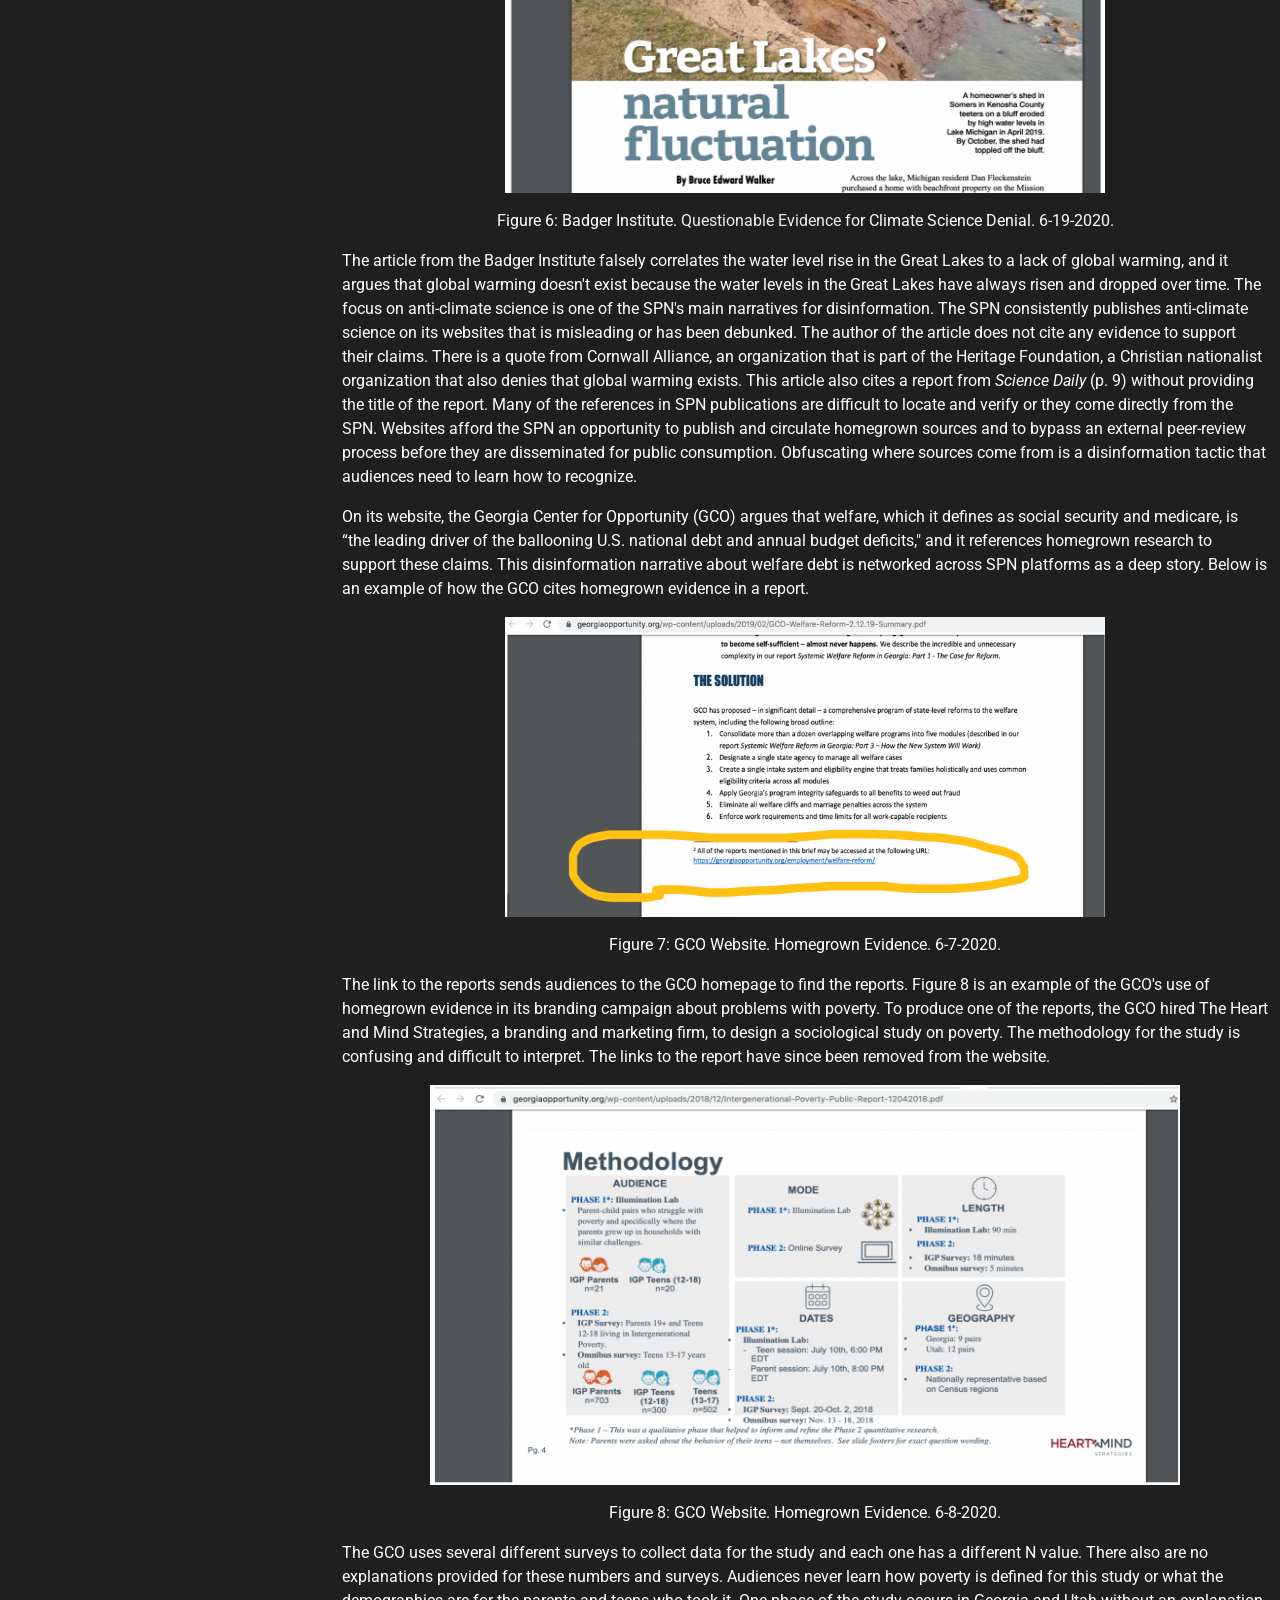
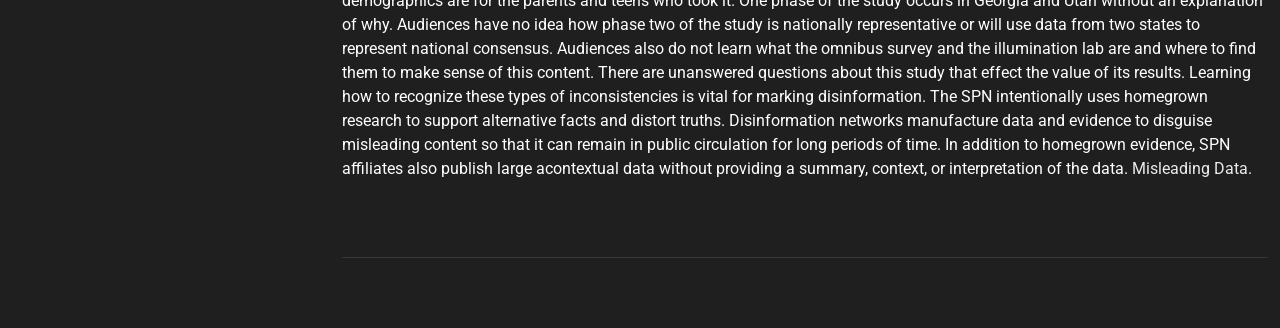
<file: homegrown.html>
<!DOCTYPE html>
<html lang="en">

<head>
  <meta charset="utf-8">
  <meta content="width=device-width, initial-scale=1.0" name="viewport">
  <title>Homegrown Research</title>
  <meta name="description" content="">
  <meta name="keywords" content="">

  <!-- Favicons -->
  <link href="img/spn/disguise.png" rel="icon">
  <link href="img/spn/disguise.png" rel="apple-touch-icon">

  <!-- Fonts -->
  <link href="https://fonts.googleapis.com" rel="preconnect">
  <link href="https://fonts.gstatic.com" rel="preconnect" crossorigin>
  <link href="https://fonts.googleapis.com/css2?family=Roboto:ital,wght@0,100;0,300;0,400;0,500;0,700;0,900;1,100;1,300;1,400;1,500;1,700;1,900&family=Ubuntu:ital,wght@0,300;0,400;0,500;0,700;1,300;1,400;1,500;1,700&family=Nunito:ital,wght@0,200;0,300;0,400;0,500;0,600;0,700;0,800;0,900;1,200;1,300;1,400;1,500;1,600;1,700;1,800;1,900&display=swap" rel="stylesheet">

  <!-- Vendor CSS Files -->
  <link href="vendor/bootstrap/css/bootstrap.min.css" rel="stylesheet">
  <link href="vendor/bootstrap-icons/bootstrap-icons.css" rel="stylesheet">
  <link href="vendor/aos/aos.css" rel="stylesheet">
  <link href="vendor/glightbox/css/glightbox.min.css" rel="stylesheet">
  <link href="vendor/swiper/swiper-bundle.min.css" rel="stylesheet">

  <!-- Main CSS File -->
  <link href="css/main.css" rel="stylesheet">

</head>

<body class="service-details-page">

  <header id="header" class="header dark-background d-flex flex-column justify-content-center">
    <i class="header-toggle d-xl-none bi bi-list"></i>

    <div class="header-container d-flex flex-column align-items-start">
      <nav id="navmenu" class="navmenu">
        <ul>
        <li><a href="index.html"><i></i>Home</a></li> 
           <li><a href="intro.html"><i></i>Introduction</a></li> 
          <li><a href="definitions.html"><i></i>Definitions</a></li> 
          <li><a href="narrative.html"><i></i>Narrative</a></li> 
          <li><a href="imitation.html"><i></i>Genre</a></li>
          <li><a href="impairment.html"><i></i>Impairment</a></li>
          <li><a href="fauxpert.html"><i></i>Expertise</a></li>
          <li><a href="data.html">Data</a></li>
          <li><a href="conclusion.html">Conclusion</a></li>
          <li><a href="references.html">References</a></li>
          
        </ul>
      </nav>     

    </div>

  </header>

  <main class="main">

    <!-- Page Title -->
    <div class="page-title dark-background">
      <div class="container d-lg-flex justify-content-between align-items-center">
        <h1 class="mb-2 mb-lg-0"></h1>
        <nav class="breadcrumbs">
  
        </nav>
      </div>
    </div><!-- End Page Title -->
 <!-- Portfolio Details Section -->
 <section id="portfolio-details" class="portfolio-details section">

  <div class="container" data-aos="fade-up" data-aos-delay="100">

    <div class="row gy-4">

      <div class="col-lg-8">
        <div class="portfolio-details-slider swiper init-swiper">

          <script type="application/json" class="swiper-config">
            {
              "loop": true,
              "speed": 600,
              "autoplay": {
                "delay": 5000
              },
              "slidesPerView": "auto",
              "pagination": {
                "el": ".swiper-pagination",
                "type": "bullets",
                "clickable": true
              }
            }
          </script>

          <div class="swiper-wrapper align-items-center">

            <div class="swiper-slide">
              <img src="img/spn/willfauxdata2.png" alt="Portfolio Image" class="img-fluid" loading="lazy">
            </div>

            <div class="swiper-slide">
              <img src="img/spn/gcohomegrown.png" alt="Portfolio Image" class="img-fluid" loading="lazy">
            </div>

            <div class="swiper-slide">
              <img src="img/spn/gcohomegrown2.png" alt="Portfolio Image" class="img-fluid" loading="lazy">
            </div>

          </div>
          <div class="swiper-pagination"></div>
        </div>
      </div>

      <div class="col-lg-4">
        <div class="portfolio-info" data-aos="fade-left" data-aos-delay="200">
          <h3>Images of Homegrown Research</h3>
          <ul>
            <li><strong>Image 1:</strong>Wisconson Institute for Law and Liberty. Homemade Research.</li>
            <li><strong>Image 2:</strong>Georgia Center for Opportunity. Homemade Research. </li>
            <li><strong>Image 3:</strong>Georgia Center for Opportunity. Homemade Research.</li>
          </ul>
        </div>
      </div>

            <div class="content mt-5">
              <h1>Homegrown Research</h1>

              <p class="lead"><span class="typed" data-typed-items="Intelligibility to human understanding does not at all constitute proof of reality."</i>
                "></span> <br> Hannah Arendt from <i>The Human Condition</i></br>   </p>
              <p class="description"></p> 

                  <p>The SPN creates homegrown research to manufacture credibility for its publications and 
                source materials. Homegrown evidence is the source material, research, and data the SPN produces to support misleading claims.
             
                Rebekah Wilce explains that "One requirement of SPN member think tanks, according to the National Review, is that they 
                share their publications with each other" (SPN: Right-Wing Stink Tanks Pushing the ALEC Agenda in the States). 
                These publications are interjected and woven into the structures and forms of a 
                variety of professional genres 
                to hide problematic content. The SPN produces and publishes its own research and data across its websites 
                to support misleading claims and narratives. In a special journal issue 
                from the Combating Terrorist Center at West Point, Amarasingam and Argentino (2020) examine how disinformation 
                networks like QAnon are “Imitating source citation and evidence presentation in academic scholarship" to appear
                 credible, distort the truth, and confuse readers. They contend that “QAnon followers regularly engage in elaborate
                  presentations of evidence to substantiate their claims. In this vein, they often self-identify as investigative 
                  journalists or conspiracy researchers” when they have no expertise in those areas 
                  (Amarasingam & Argentino, 2020). The SPN conducts studies, generates 
                  empirical research, and designs surveys, interviews, and observations to feed its network. 
                  SPN affiliates publish documents about studies and mimic professional and academic genres, employing the 
                  standards and conventions for peer-reviewed research without transparent disclosure of how a study was 
                  conducted and verified. This section of the webtext provides examples of homegrown evidence and methods to identify it. 
                  Genre theory is particular useful for interrogating disinformation.
                  </p>

              <p>Academic and professional genres help the SPN disguise its relationship to its evidence and amplify the SPN's core messages and 
                arguments. Learning how to identify 
                 homegrown research is an important digital literacy for marking disinformation. Knowing how
                 networks design and circulate homegrown research is a form of crap detection. In this first example, 
                 the Alaska Policy Forum (APF), an <a href="spnwebsites.html">SPN 
                  affiliate</a>, uses homegrown evidence as a layer of disinformation. In a report published on the “Alaska Policy 
                  Forum” (APF) website, the author references and quotes homegrown research from another SPN affiliate, The Buckeye 
                  Institute. There is a link to the report below:</p>
              <p>
                <center>
                  <a href="https://alaskapolicyforum.org/2019/04/unsustainable-spending-the-state-of-alaskas-budget-and-economy/" target="_blank">
                    <img src="img/spn/alaskapolicyreport.png" alt="An screenshot of webpage for the Alaska Policy Forum that allows users to download an economic report." width="700" height="300" class="center">
                  </a>
              </p>
              <p>Figure 1: Alaska Policy Forum Policy Report. 6-5-2020. </center>
              </p>
              <p>The APF "is proud to have partnered with economic experts at the Buckeye Institute" (Marcum, 2019), but both organizations  
                are part of the SPN and form a conflict of interest. Without knowledge of the relationship between these organizations, audiences may assume the 
                references are from a publication outlet outside of the APF. Marcum refers to The Buckeye 
                Institute (BI) as an economic research center that employs experts, even though the
                <a href="https://www.buckeyeinstitute.org/" target="_blank">BI</a> is an SPN affiliate that generates questionable 
                and misleading research. Homegrown evidence helps construct a system of credibility that 
                does not have to adhere to established verification methods. Audiences need to know how think tanks 
               disguise homegrown evidence. Learning how the SPN's web publications are 
                interconnected is a form of crap detection. The APF and the BI reviewed the Alaska State Budget and wrote a 
                49-page policy report with detailed suggestions for taxation in Alaska. The SPN created the research and evidence 
                to support its own proposal. The APF asserted that it paid the BI to 
                conduct a research report, but the BI is part of the same network. </p>
              <p>The Wisconsin Institute for Law and Liberty (WILL) cites homegrown evidence from a survey it created and 
                withholds details about the survey needed to interpret the results. Below is an image of the survey 
                because the webpage has since been removed:</p>
              <p>
                <center>
                  <img src="img/spn/willfauxdata.png" alt="This screenshot is of written text. I took this image because the SPN deletes webpages rapdily." width="600" height="400" class="center">
                  </a>
              </p>
              <p>Figure 2: WILL Website. Homegrown Survey. 6-19-2020. </center>
              </p>
              <p> WILL never discloses the percentage of republicans, democrats, and independents who responded to the survey, 
                so there is no way to account for the
                55% of total survey takers. An online global marketing firm, Dynata, surveyed 556 people for the WILL survey, 
                but there is no reference to how the sample was collected, where and when it was collected, and how it leads to a margin 
                error of 4%. Without this information, audiences cannot interpret the 
                survey results accurately. This is a deliberate attempt to mislead people with unverified evidence and homemade surveys. 
                Because the SPN conducts its own primary research, and relies on it, to create evidence for misleading claims audiences need to
                 know how to verify primary research results. 
                  </p>
              <p>
                <center>
                  <img src="img/spn//willfauxdata2.png" alt="This image is a graph with written text. There are three blue bars on a bar graph." width="600" height="450" class="center">
              </p>
              <p>Figure 3: WILL Problematic Data Chart. 6-20-2020. </center>
              </p>
              <p>It's difficult to interpret the survey 
                results without knowing how many survey respondents came from each party. 
                WILL asserts that it ran “difference-of-means t-tests” to identify how other messages shaped the survey responses, but 
                asking a series of rhetorical questions quickly exposes deeper issues with this study. What other messages is WILL 
                referring to? Where are those messages, and what type of information will the t-tests provide us? The explanations 
                for the value of the tests are also misleading. The use and presence of a testing apparatus and its 
                subsequent equations forms an illusion of verifiable research similar to <a href="datadump.html">acontextual data</a>, 
                but the results of these tests fail to provide any valuable findings. There are no clear explanations 
                for why this test matters and how it produces important results. The presence of a statistical testing tool without 
                any context or explanation of its relevance is a disinformation tactic that 
                confuses users and limits their ability to interpret data. 
                Becoming aware of the tactics disinformation networks use to confuse audiences is an important critical digital 
                literacy. </p>
              <p>
                <center>
                  <img src="img/spn//willfauxdata3.png" alt="This image contains readable text. I use the screenshot because the link to the webpage was removed during the creation of this project." width="600" height="220" class="center">
              </p>
              <p>Figure 4: WILL Website. Illusion of Credibility. 6-20-2020. </center>
              </p>
              <p>WILL asked survey respondents to consider how the following unverified claims 
                would alter their understanding and opinion for reopening the economy during Covid 
                in 2020 before taking the survey. It is implied that the four messages are supported with evidence, but there is no evidence for these 
                claims. The messages in the survey are provided below:</p>
              <p>
                <center>
                  <img src="img/spn/willfauxdata4.png" alt="This image contains readable text. I use the screenshot because the link to the webpage was removed during the creation of this project." width="600" height="500" class="center">
              </p>
              <p>Figure 5: WILL. Disinformation Survey. 6-20-2020. </center>
              </p>
              <p>The first message references “some economists” but does not provide names or sources. The rest of the messages 
                follow the same pattern. “Some scholars,” “Some research,” and “Some experts” are mentioned, but no names are 
                provided or referenced. This is an example of homegrown disinformation that is disguised as evidence from an objective 
                survey. Audiences are unaware of how WILL manufactures and references 
                its own data. Citing evidence from a networked affiliate without making that relationship transparent is a tactic 
                for disguising disinformation. Homemade research is created to compete with truths and facts. </p>
              

              <p>The Josiah Bartlett Center for Public Policy (JBCPP) publishes numerous articles on its website that refer to
                 studies conducted by other SPN affiliate groups. The Competitive Enterprise Institute (CEI), an SPN affiliate, 
                 conducted a study for a JBCPP report titled, “<a href="https://jbartlett.org/2020/02/study-estimates-n-h-cost-of-green-new-deal-at-more-than-74000-per-household-in-first-year/" target="_blank">Study</a> 
                 estimates N.H. cost of Green New Deal at more than $74,000 per household in first year” that reads and functions like fake news. 
                  Moreover, the article from the <a href="https://jbartlett.org/category/energy/" target="_blank">JBCPP</a> website 
                 quotes Matthew Gagnon, the CEO of the Maine Policy Institute, in addition to David Flemming from the Ethan Allen 
                 Institute and Andy Fowler, a communications specialist, from the Yankee Institute, all of which are SPN affiliate
                 members, serving the same interests and narratives. In the “Great Lakes Natural Fluctuation,” the Badger Institute quotes SPN 
                 <a href="fauxperts.html">expert</a>, Jason Hayes, the environmental director at the Mackinac Center for Public 
                 Policy. It is this connection between affiliates that facilitiates a network of disinformation that can perpetuate 
                 falsehoods over long periods of time. Because a significant 
                 amount of the SPN's research is misleading, and the goal of the SPN is to provide a sustained 
                 set of narratives that privilege the interests of industry, corporations, and politicians, the SPN is
                 a disinformation network.</p>
              <p>
                <center>
                  <img src="img/spn/bifauxdata.png" width="600" height="400" class="center">
              </p>
              <p>Figure 6: Badger Institute. <a href="https://www.badgerinstitute.org/BI-Files/Images/2020Spring_DIGGINGS.pdf" target="_blank">Questionable Evidence</a> for Climate Science Denial. 6-19-2020. </center>
              </p>
              <p> The article from the Badger Institute falsely correlates the water level rise in the Great Lakes to a lack of global warming, and it argues 
                that global warming doesn't exist because the water levels in the Great Lakes have always risen and dropped over 
                time. The focus on anti-climate science is one of the SPN's main narratives for disinformation. The SPN consistently publishes anti-climate science 
                on its websites that is misleading or has been debunked. The author of the article does not cite any evidence to support their claims. 
                There is a quote from Cornwall
                 Alliance, an organization that is part 
                 of the Heritage Foundation, a Christian nationalist organization that also denies that global warming exists. 
                 This article also cites a report 
                 from <i>Science Daily</i> (p. 9) without providing the title of 
                 the report. Many of the references in SPN publications are difficult to 
                 locate and verify or they come directly from the SPN. 
                 Websites afford the SPN an opportunity to publish and circulate homegrown sources and to bypass 
                 an external peer-review process before they are disseminated for public consumption. 
                 Obfuscating where sources come from is a disinformation tactic that audiences need to learn 
                 how to recognize. </p>
              <p>On its website, the Georgia Center for Opportunity (GCO) argues that welfare, which it defines as social security 
                and medicare, is “the leading driver of the ballooning U.S. national debt and annual budget deficits," and it 
                references homegrown research to support these claims. This disinformation narrative 
                 about welfare debt is networked across SPN platforms as a deep story. Below is an example of how the GCO cites 
                 homegrown evidence in a report. </p>
              <p>
                <center>
                  <a href="https://foropportunity.org/" target="_blank">
                    <img src="img/spn/gcohomegrown.png" width="600" height="300" class="center">
                  </a>
              </p>
              <p>Figure 7: GCO Website. Homegrown Evidence. 6-7-2020. </center>
              </p>
              <p>The link to the reports sends audiences to the GCO homepage to find the reports. 
                Figure 8 is an example of the GCO's use of homegrown evidence in its branding campaign about problems with 
                poverty. To produce one of the reports, the GCO hired The Heart and Mind Strategies, a branding and marketing 
                firm, to design a sociological study on poverty. The methodology for the study is confusing and difficult to interpret. 
                The links to the report have since been removed from the website.</p>
              <p>
                <center>
                  <img src="img/spn/gcohomegrown2.png" width="750" height="400" class="center">
              </p>
              <p>Figure 8: GCO Website. Homegrown Evidence. 6-8-2020. </center>
              </p>
              <p> The GCO uses several different surveys to collect data for the study and each one has a different N value.
                 There also are no explanations provided for these numbers and surveys. Audiences never learn how poverty is defined
                  for this study or what the demographics are for the parents and teens who took it. One
                  phase of the study occurs in Georgia and Utah without an explanation of why. Audiences have no idea 
                  how phase two of the study is nationally representative or will use data from two states to represent national 
                  consensus. Audiences also do not learn what the omnibus 
                   survey and the illumination lab are and where to find them to make sense of this content. There are unanswered questions about this 
                   study that effect the value of its results. Learning how to recognize these types of inconsistencies is vital 
                   for marking disinformation. The SPN intentionally uses homegrown research to support alternative facts and distort truths. 
                    Disinformation networks manufacture data and evidence to disguise misleading content so that it can remain in 
                    public circulation for 
                    long periods of time. In addition to 
                   homegrown evidence, SPN affiliates also publish large acontextual data without providing 
                   a summary, context, or interpretation of the data. <a href="data.html">Misleading Data</a>. </p>            
  </main>

  <footer id="footer" class="footer position-relative">

    <div class="container">
      <div class="copyright text-center ">
       
      </div>
    </div>

  </footer>

  <!-- Scroll Top -->
  <a href="#" id="scroll-top" class="scroll-top d-flex align-items-center justify-content-center"><i class="bi bi-arrow-up-short"></i></a>

  <!-- Preloader -->
  <div id="preloader"></div>

  <!-- Vendor JS Files -->
  <script src="vendor/bootstrap/js/bootstrap.bundle.min.js"></script>
  <script src="vendor/php-email-form/validate.js"></script>
  <script src="vendor/aos/aos.js"></script>
  <script src="vendor/typed.js/typed.umd.js"></script>
  <script src="vendor/purecounter/purecounter_vanilla.js"></script>
  <script src="vendor/waypoints/noframework.waypoints.js"></script>
  <script src="vendor/isotope-layout/isotope.pkgd.min.js"></script>
  <script src="vendor/imagesloaded/imagesloaded.pkgd.min.js"></script>
  <script src="vendor/glightbox/js/glightbox.min.js"></script>
  <script src="vendor/swiper/swiper-bundle.min.js"></script>

  <!-- Main JS File -->
  <script src="js/main.js"></script>

</body>

</html>
</file>
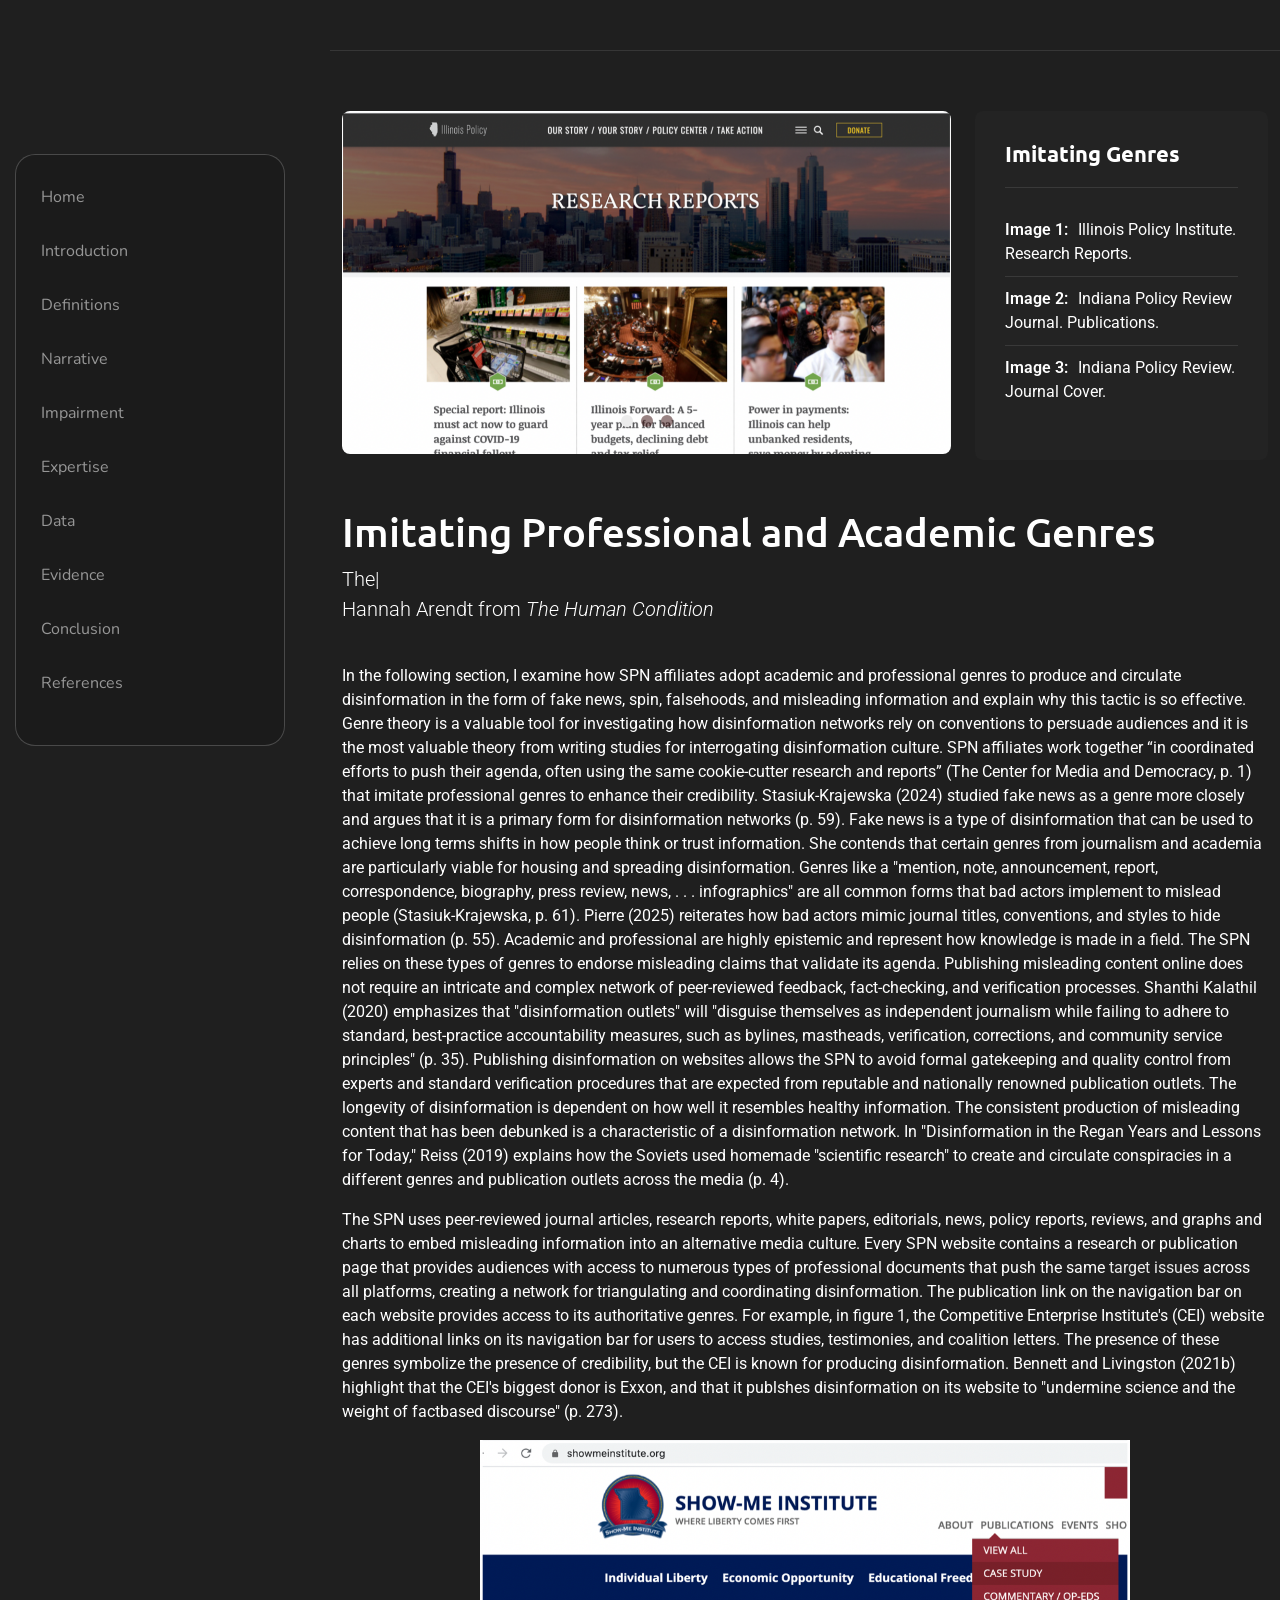
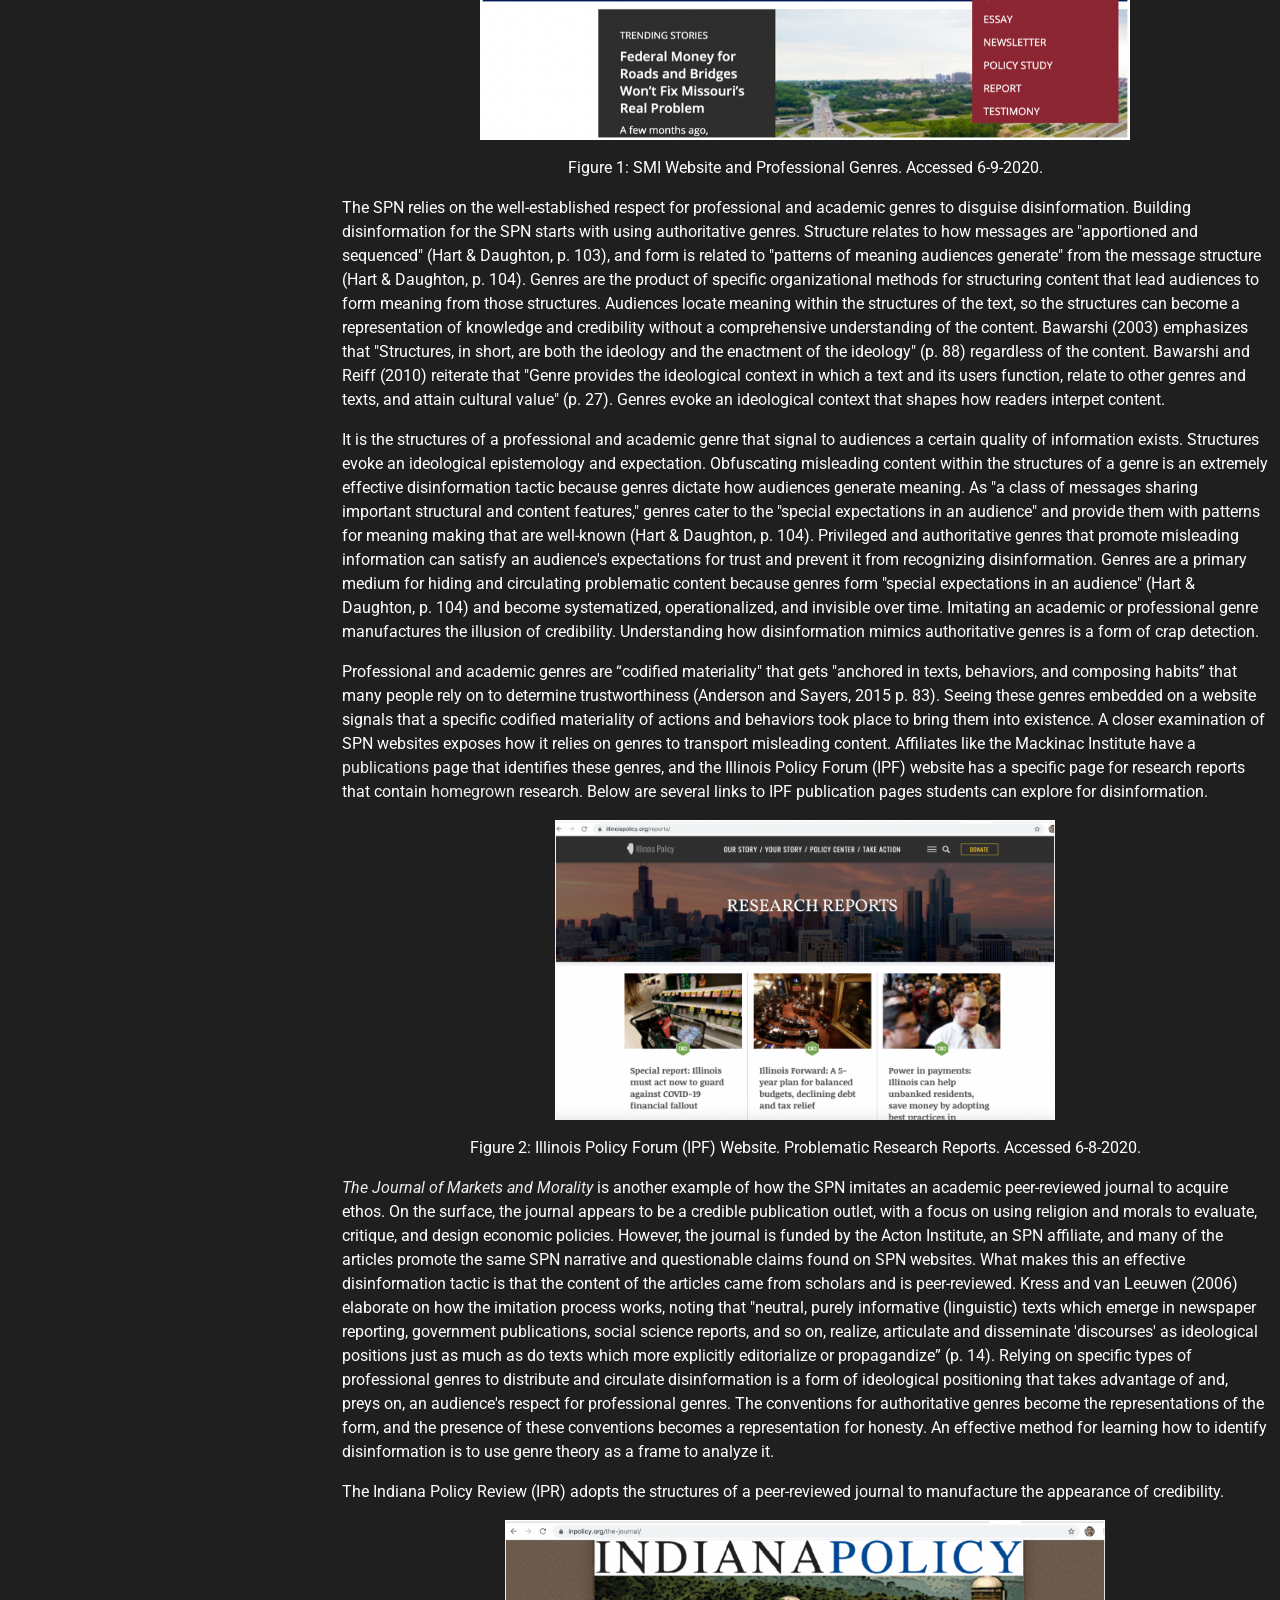
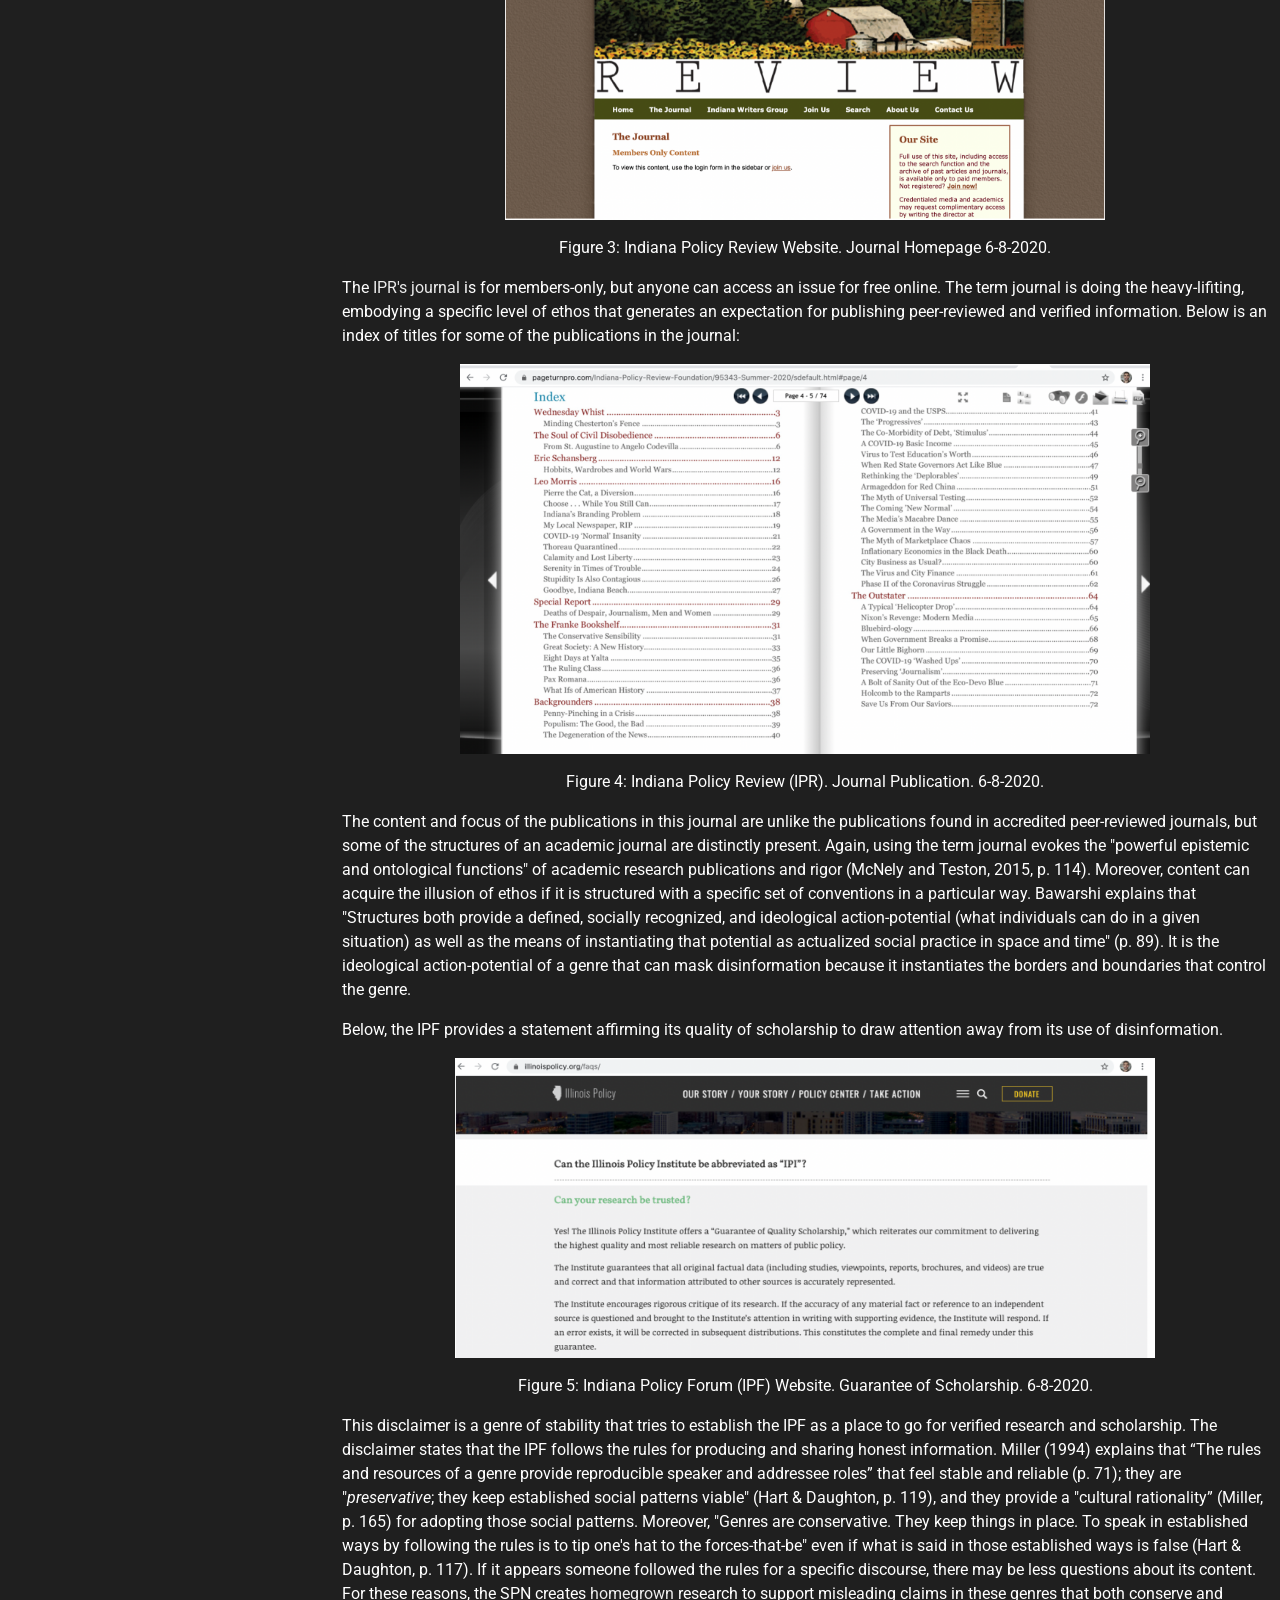
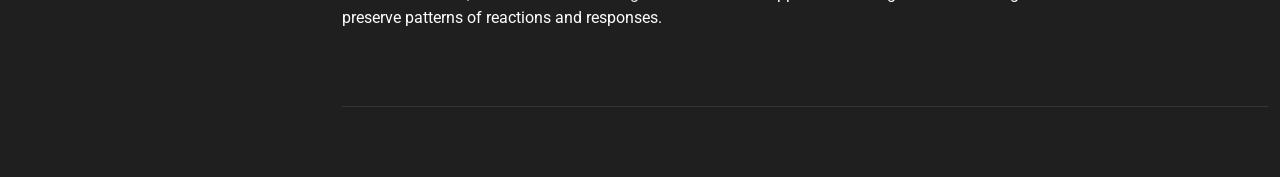
<file: imitation.html>
<!DOCTYPE html>
<html lang="en">

<head>
  <meta charset="utf-8">
  <meta content="width=device-width, initial-scale=1.0" name="viewport">
  <title>Imitating Genres</title>
  <meta name="description" content="">
  <meta name="keywords" content="">

  <!-- Favicons -->
  <link href="img/spn/disguise.png" rel="icon">
  <link href="img/spn/disguise.png" rel="apple-touch-icon">


  <!-- Fonts -->
  <link href="https://fonts.googleapis.com" rel="preconnect">
  <link href="https://fonts.gstatic.com" rel="preconnect" crossorigin>
  <link href="https://fonts.googleapis.com/css2?family=Roboto:ital,wght@0,100;0,300;0,400;0,500;0,700;0,900;1,100;1,300;1,400;1,500;1,700;1,900&family=Ubuntu:ital,wght@0,300;0,400;0,500;0,700;1,300;1,400;1,500;1,700&family=Nunito:ital,wght@0,200;0,300;0,400;0,500;0,600;0,700;0,800;0,900;1,200;1,300;1,400;1,500;1,600;1,700;1,800;1,900&display=swap" rel="stylesheet">

  <!-- Vendor CSS Files -->
  <link href="vendor/bootstrap/css/bootstrap.min.css" rel="stylesheet">
  <link href="vendor/bootstrap-icons/bootstrap-icons.css" rel="stylesheet">
  <link href="vendor/aos/aos.css" rel="stylesheet">
  <link href="vendor/glightbox/css/glightbox.min.css" rel="stylesheet">
  <link href="vendor/swiper/swiper-bundle.min.css" rel="stylesheet">

  <!-- Main CSS File -->
  <link href="css/main.css" rel="stylesheet">

</head>

<body class="service-details-page">

  <header id="header" class="header dark-background d-flex flex-column justify-content-center">
    <i class="header-toggle d-xl-none bi bi-list"></i>

    <div class="header-container d-flex flex-column align-items-start">
      <nav id="navmenu" class="navmenu">
        <ul>
          <li><a href="index.html"><i></i>Home</a></li> 
           <li><a href="intro.html"><i></i>Introduction</a></li> 
          <li><a href="definitions.html"><i></i>Definitions</a></li> 
          <li><a href="narrative.html"><i></i>Narrative</a></li> 
          <li><a href="impairment.html"><i></i>Impairment</a></li>
          <li><a href="fauxpert.html"><i></i>Expertise</a></li>
          <li><a href="data.html">Data</a></li>
          <li><a href="homegrown.html">Evidence</a></li>
          <li><a href="conclusion.html">Conclusion</a></li>
          <li><a href="references.html">References</a></li>
        </ul>
      </nav>
    </div>

  </header>

  <main class="main">

    <!-- Page Title -->
    <div class="page-title dark-background">
      <div class="container d-lg-flex justify-content-between align-items-center">
        <h1 class="mb-2 mb-lg-0"></h1>
        <nav class="breadcrumbs">
        </nav>
      </div>
    </div><!-- End Page Title -->
    <section id="portfolio-details" class="portfolio-details section">

      <div class="container" data-aos="fade-up" data-aos-delay="100">

        <div class="row gy-4">

          <div class="col-lg-8">
            <div class="portfolio-details-slider swiper init-swiper">

              <script type="application/json" class="swiper-config">
                {
                  "loop": true,
                  "speed": 600,
                  "autoplay": {
                    "delay": 5000
                  },
                  "slidesPerView": "auto",
                  "pagination": {
                    "el": ".swiper-pagination",
                    "type": "bullets",
                    "clickable": true
                  }
                }
              </script>

    <div class="swiper-wrapper align-items-center">

                <div class="swiper-slide">
                  <img src="img/spn/illinoispolicygenres.png" alt="" class="img-fluid" loading="lazy">
                </div>
                <div class="swiper-slide">
                  <img src="img/spn/indianapolicyjournal3.png" alt="" class="img-fluid" loading="lazy">
                </div>
                <div class="swiper-slide">
                  <img src="img/spn/indianapolicyjournal.png" alt="" class="img-fluid" loading="lazy">
                </div>
              </div>
              <div class="swiper-pagination"></div>
            </div>
          </div>
          <div class="col-lg-4">
            <div class="portfolio-info" data-aos="fade-left" data-aos-delay="200">
              <h3>Imitating Genres</h3>
              <ul>
                <li><strong>Image 1:</strong>Illinois Policy Institute. Research Reports.</li>
                <li><strong>Image 2:</strong>Indiana Policy Review Journal. Publications. </li>
                <li><strong>Image 3:</strong>Indiana Policy Review. Journal Cover. </li>               
              </ul>
            </div>
          </div>
            <div class="content mt-5">
              <h1>Imitating Professional and Academic Genres</h1>

              <p class="lead"><span class="typed" data-typed-items="The impact of the world's reality upon human existence is felt and received as a conditioning force."</i>
                "></span> <br> Hannah Arendt from <i>The Human Condition</i></br>   </p>
              <p class="description"></p> 
            <br>
        <p>In the following section, I examine how SPN affiliates adopt academic and professional genres to produce and 
            circulate disinformation in the form of fake news, spin, falsehoods, and misleading information and explain why this tactic is so effective. 
            Genre theory is a valuable tool for investigating how disinformation networks rely on conventions to persuade 
            audiences and it is the most valuable theory from writing studies for interrogating disinformation culture. 
            SPN affiliates work together “in coordinated efforts to push their agenda, often using the same cookie-cutter 
            research and reports” (The Center for Media and Democracy, p. 1) that imitate professional genres to enhance their
             credibility. 
            Stasiuk-Krajewska (2024) studied fake news as a genre more closely and argues that it is a primary 
            form for disinformation networks (p. 59). Fake news is a type of disinformation that can be used 
            to achieve long terms shifts in 
            how people think or trust information. She contends that 
            certain genres from journalism and academia are particularly viable for housing and spreading disinformation. 
            Genres like a "mention, note, 
            announcement, report, correspondence, biography, press review, news, . . . infographics" are all common forms 
            that bad actors implement to mislead people (Stasiuk-Krajewska, p. 61). Pierre (2025) reiterates how bad actors 
            mimic journal titles, conventions, and styles to hide disinformation (p. 55). Academic and professional 
            are highly epistemic and represent how knowledge is made in a field. 
                The SPN relies on these types of genres to endorse misleading claims that validate its agenda. 
                Publishing misleading content online 
            does not require an intricate and complex network of peer-reviewed feedback, fact-checking, and 
            verification processes. Shanthi Kalathil (2020) emphasizes that "disinformation outlets" will 
            "disguise themselves as independent 
            journalism while failing to adhere to standard, best-practice accountability measures, such as bylines, mastheads, verification, 
            corrections, and community service principles" (p. 35). Publishing disinformation on websites allows the SPN to avoid formal gatekeeping and quality 
            control from experts and standard verification procedures that are expected from reputable and nationally renowned 
            publication outlets. The longevity of disinformation is dependent on how well it resembles healthy information. 
            The consistent production of misleading content that has been debunked
            is a characteristic of a disinformation network. In "Disinformation in the Regan Years and Lessons for Today," 
            Reiss (2019) explains how the Soviets used homemade "scientific research" to create and circulate conspiracies 
            in a different genres and publication outlets across the media (p. 4).</p>
            <p>
            The SPN uses peer-reviewed journal articles, research 
            reports, white papers, editorials, news, policy reports, reviews, and graphs and charts to
            embed misleading information into an alternative media culture. Every SPN website contains a research or 
            publication page that provides audiences with access to numerous types of professional documents that push the 
            same <a href="narrative.html">target issues</a> across all platforms, creating a network for triangulating 
            and coordinating disinformation. The publication link on the navigation bar on each website provides access to its
            authoritative genres. For example, in figure 1, the Competitive Enterprise Institute's (CEI) website has additional links on its 
            navigation bar for users to access studies, testimonies, and coalition letters. The presence of these genres symbolize 
            the presence of credibility, but the CEI is known for producing disinformation. 
            Bennett and Livingston (2021b) highlight that the CEI's biggest donor is Exxon, and that it
            publshes disinformation on its website to "undermine science and the weight of factbased discourse" (p. 273). 
          </p>
          <p>
            <center>
              <a href="https://www.showmeinstitute.org/" target="_blank">
                <img src="img/spn/showme.genre.png" width="650" height="300" class="center" alt="An image of the Competitive Enterprise Institute's home page and navigation tabe for publications.">
              </a>
          </p>
          <p>Figure 1: SMI Website and Professional Genres. Accessed 6-9-2020. </center>
          </p>
          <p>The SPN relies on the well-established respect for professional and academic genres to disguise disinformation. 
            Building disinformation for the SPN starts with using authoritative genres. 
            Structure relates to how messages are "apportioned and sequenced" (Hart & Daughton, p. 103), and form is related 
            to "patterns of meaning audiences generate" from the message structure (Hart & Daughton, p. 104). Genres are the 
            product of specific organizational methods for structuring content that lead audiences to form meaning from those 
            structures. Audiences locate meaning within the structures of the text, so the structures can become a representation 
            of knowledge and credibility without a comprehensive understanding of the content. Bawarshi (2003) emphasizes that 
            "Structures, in short, are both the ideology and the enactment of the ideology" (p. 88) regardless of the 
            content. Bawarshi and Reiff (2010) reiterate that "Genre provides the ideological context in which a text and its 
            users function, relate to other genres and texts, and attain cultural value" (p. 27). Genres
            evoke an ideological context that shapes how readers interpet content. </p>

          <p>It is the structures of a professional and academic genre that signal to audiences a certain quality of 
            information exists. Structures evoke an ideological epistemology and expectation. 
            Obfuscating misleading content within the structures of a genre
            is an extremely effective disinformation tactic because genres dictate how audiences generate meaning. As "a class of 
            messages sharing important structural and content features," genres cater to the "special expectations in an audience" 
            and provide them with patterns for meaning making that are well-known (Hart & Daughton, p. 104). 
            Privileged and authoritative genres that promote misleading information can 
            satisfy an audience's expectations for trust and prevent it from recognizing disinformation. Genres 
            are a primary medium for hiding and circulating problematic content because genres 
             form "special expectations in an audience" (Hart & Daughton, p. 104) and become systematized, operationalized, 
             and invisible over time. Imitating an academic or professional genre manufactures the illusion of credibility. Understanding how 
             disinformation mimics authoritative genres is a form of crap detection. </p>
          <p> Professional and academic genres are “codified materiality" that gets "anchored in texts, behaviors, and composing habits” 
            that many people rely on to determine trustworthiness (Anderson and Sayers, 2015 p. 83). 
            Seeing these genres embedded on a website signals that a specific codified materiality of actions and behaviors took place 
            to bring them into existence.  
            A closer examination of SPN websites exposes how it relies on genres to transport misleading content. Affiliates like the 
            Mackinac Institute have a <a href="https://www.mackinac.org/publications" target="_blank">publications</a> page that
             identifies these genres, and the Illinois Policy Forum (IPF) website has a specific page for research 
             reports that contain <a href="homegrown.html">homegrown</a> research. Below are several links to IPF publication pages 
             students can explore for disinformation.  </p>
          <p>
            <center>
              <a href="https://www.illinoispolicy.org/reports/" target="_blank">
                <img src="img/spn/illinoispolicygenres.png" width="500" height="300" class="center" alt="An image of the Illinois Policy Institute's webpage for research reports.">
              </a>
          </p>
          <p>Figure 2: Illinois Policy Forum (IPF) Website. Problematic Research Reports. Accessed 6-8-2020. </center>
          </p>
          <p>
            <i>
              <a href="https://www.marketsandmorality.com/index.php/mandm/index" target="_blank">The Journal of Markets and Morality</a>
            </i> is another example of how the SPN imitates an academic
             peer-reviewed journal to acquire ethos. 
             On the surface, the journal appears to be a credible publication 
             outlet, with a focus on using religion and morals to evaluate, critique, and design economic policies. However, 
             the journal is funded by the Acton Institute, an SPN affiliate, and many of the articles promote the same SPN 
             narrative and questionable claims found on SPN websites. 
             What makes this an effective disinformation tactic is that 
             the content of the articles came from scholars and is peer-reviewed. 
             Kress and van Leeuwen (2006) elaborate on how the imitation 
             process works, noting that "neutral, purely informative (linguistic) texts which emerge in newspaper reporting, 
             government publications, social science reports, and so on, realize, articulate and disseminate 'discourses' as 
             ideological positions just as much as do texts which more explicitly editorialize or propagandize” (p. 14). 
             Relying on specific types of professional genres to distribute and circulate disinformation is a form of 
             ideological positioning that takes advantage of and, preys on, an audience's respect for professional genres. 
             The conventions for authoritative 
             genres become the representations of the form, and the presence of these conventions becomes a representation 
             for honesty. An effective method for learning how to identify disinformation 
             is to use genre theory as a frame to analyze it.
          </p>
          <p>The Indiana Policy Review (IPR) adopts the structures of a peer-reviewed journal to manufacture 
            the appearance of credibility. </p>
          <p>
            <center>
              <img src="img/spn/indianapolicyjournal.png" width="600" height="300" class="center" alt="An image of the Indiana Policy Review's homepage.">
          </p>
          <p>Figure 3: Indiana Policy Review Website. Journal Homepage 6-8-2020. </center>
          </p>
          <p>The <a href="https://inpolicy.org/" target="_blank">IPR's journal</a> is for members-only, but anyone can 
            access an issue for free online. The term journal is doing the heavy-lifiting, embodying a specific level of ethos 
            that generates an expectation
             for publishing peer-reviewed and verified information. Below is an index 
             of titles for some of the publications in the journal: </p>
          <p>
            <center>
              <img src="img/spn/indianapolicyjournal3.png" width="690" height="390" class="center">
          </p>
          <p>Figure 4: Indiana Policy Review (IPR). Journal Publication. 6-8-2020. </center> The content and focus of the 
            publications in this journal are unlike the publications found in accredited peer-reviewed journals, 
            but some of the structures of an academic journal are distinctly present. Again, using the term journal evokes the 
            "powerful epistemic and ontological functions" of academic research publications and rigor (McNely and Teston, 2015, p. 114). 
            Moreover, content can acquire the illusion of ethos if it is structured with a
            specific set of conventions in a particular way. Bawarshi explains that 
            "Structures both provide a defined, socially recognized, and ideological action-potential (what individuals 
            can do in a given situation) as well as the means of instantiating that potential as actualized social practice 
            in space and time" (p. 89). It is the ideological action-potential of a genre that can mask disinformation because it 
            instantiates the borders and boundaries that control the genre. </p>
          <p>Below, the IPF provides a statement affirming its quality of scholarship to draw attention away from its use of 
            disinformation.</p>
          <p>
            <center>
              <a href="https://www.illinoispolicy.org/faqs/">
                <img src="img/spn/illinoispolicyfauxdata.png" width="700" height="300" class="center">
              </a>
          </p>
          <p>Figure 5: Indiana Policy Forum (IPF) Website. Guarantee of Scholarship. 6-8-2020. </center>
          </p>
          <p>This disclaimer is a genre of stability that tries to establish the IPF as a place to go for verified research and scholarship.
            The disclaimer states that the IPF follows the rules for producing and sharing honest information. 
            Miller (1994) explains that “The rules and resources of a genre provide 
             reproducible speaker and addressee roles” that feel stable and reliable (p. 71); they are "<i>preservative</i>; 
             they keep established social patterns viable" (Hart & Daughton, p. 119), and they provide a  
             "cultural rationality” (Miller, p. 165) for adopting those social patterns. 
              Moreover, "Genres are conservative. They keep 
              things in place. To speak in established ways by following the rules is to tip one's hat to the forces-that-be" 
              even if what is said in those established ways is false (Hart & Daughton, p. 117). If it appears someone followed the rules for a specific discourse, 
              there may be less questions about its content. For these reasons, the SPN creates
               <a href="homegrown.html">homegrown</a> research to support misleading claims in these genres that both conserve and preserve 
               patterns of reactions and responses.</p>   </span>                      
  </main>

  <footer id="footer" class="footer position-relative">

    <div class="container">
      <div class="copyright text-center ">
        
      </div>
    </div>

  </footer>

  <!-- Scroll Top -->
  <a href="#" id="scroll-top" class="scroll-top d-flex align-items-center justify-content-center"><i class="bi bi-arrow-up-short"></i></a>

  <!-- Preloader -->
  <div id="preloader"></div>

  <!-- Vendor JS Files -->
  <script src="vendor/bootstrap/js/bootstrap.bundle.min.js"></script>
  <script src="vendor/php-email-form/validate.js"></script>
  <script src="vendor/aos/aos.js"></script>
  <script src="vendor/typed.js/typed.umd.js"></script>
  <script src="vendor/purecounter/purecounter_vanilla.js"></script>
  <script src="vendor/waypoints/noframework.waypoints.js"></script>
  <script src="vendor/isotope-layout/isotope.pkgd.min.js"></script>
  <script src="vendor/imagesloaded/imagesloaded.pkgd.min.js"></script>
  <script src="vendor/glightbox/js/glightbox.min.js"></script>
  <script src="vendor/swiper/swiper-bundle.min.js"></script>

  <!-- Main JS File -->
  <script src="js/main.js"></script>

</body>

</html>
</file>
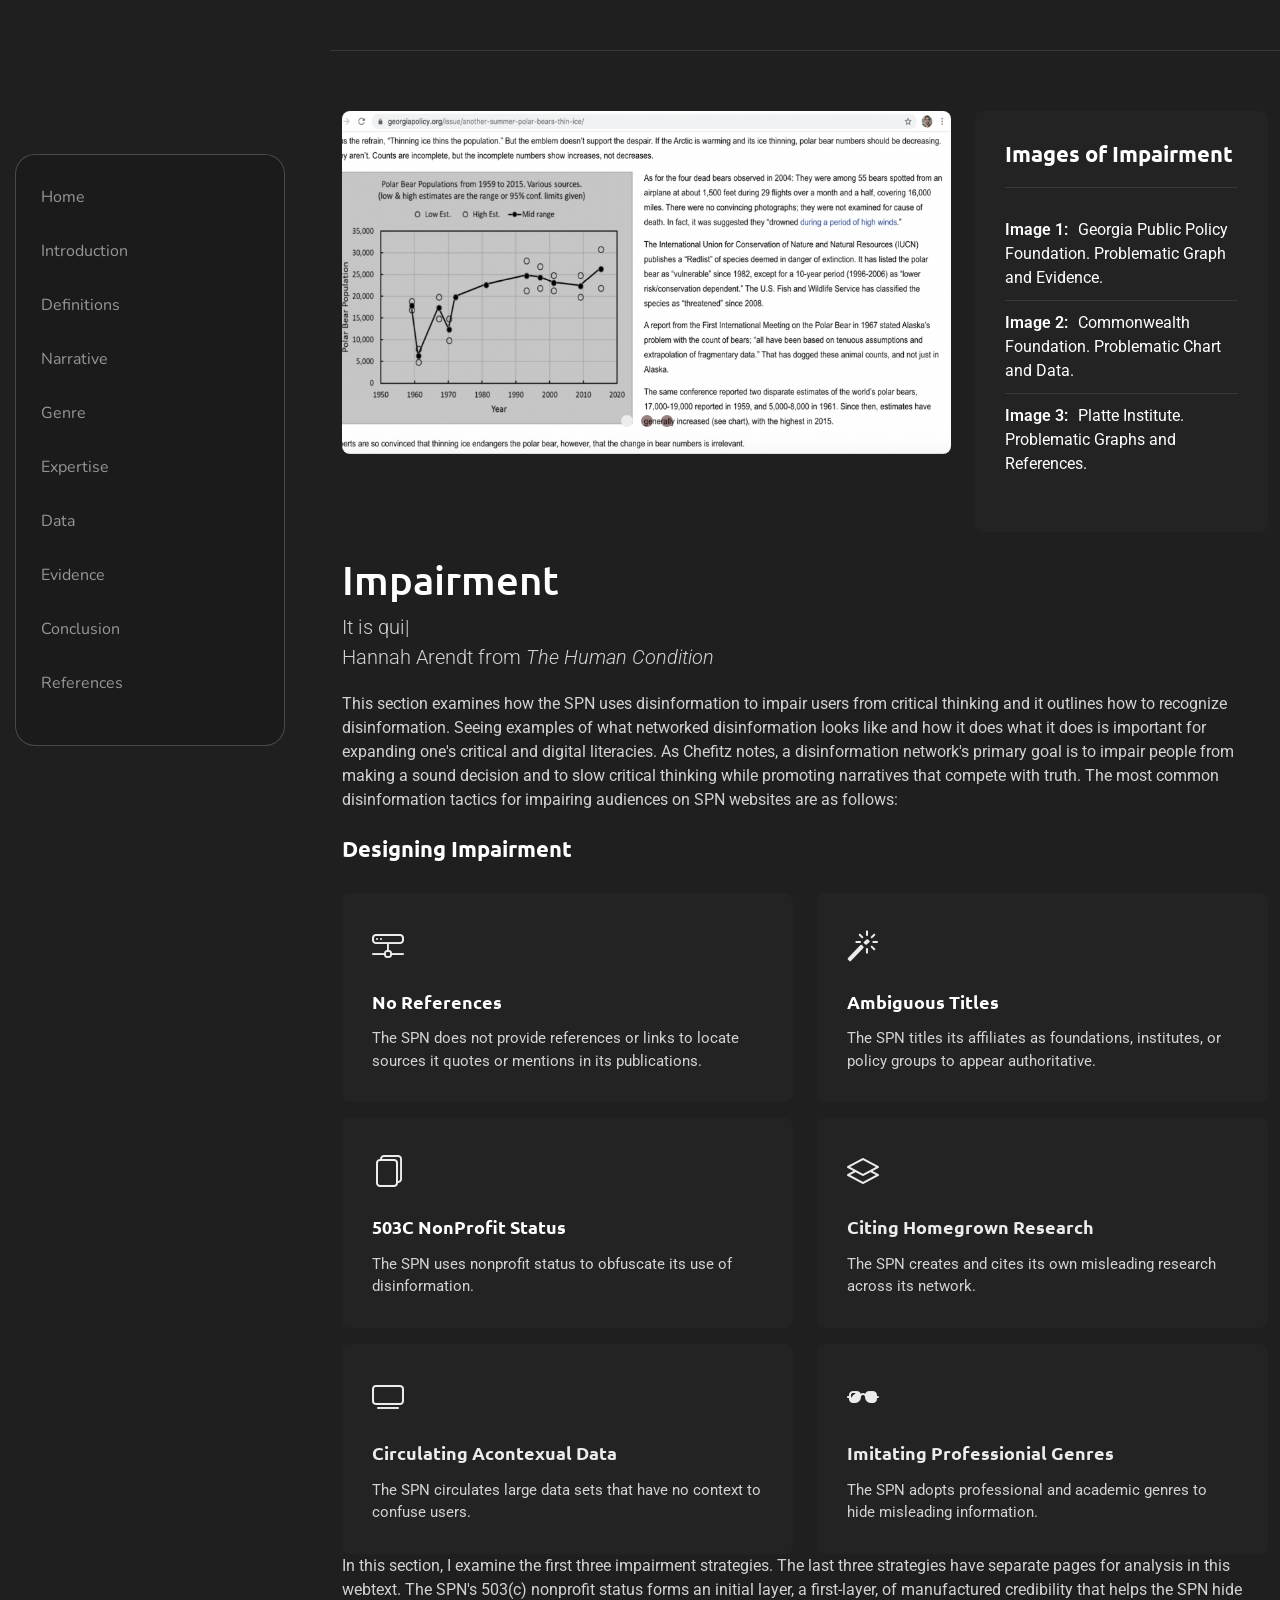
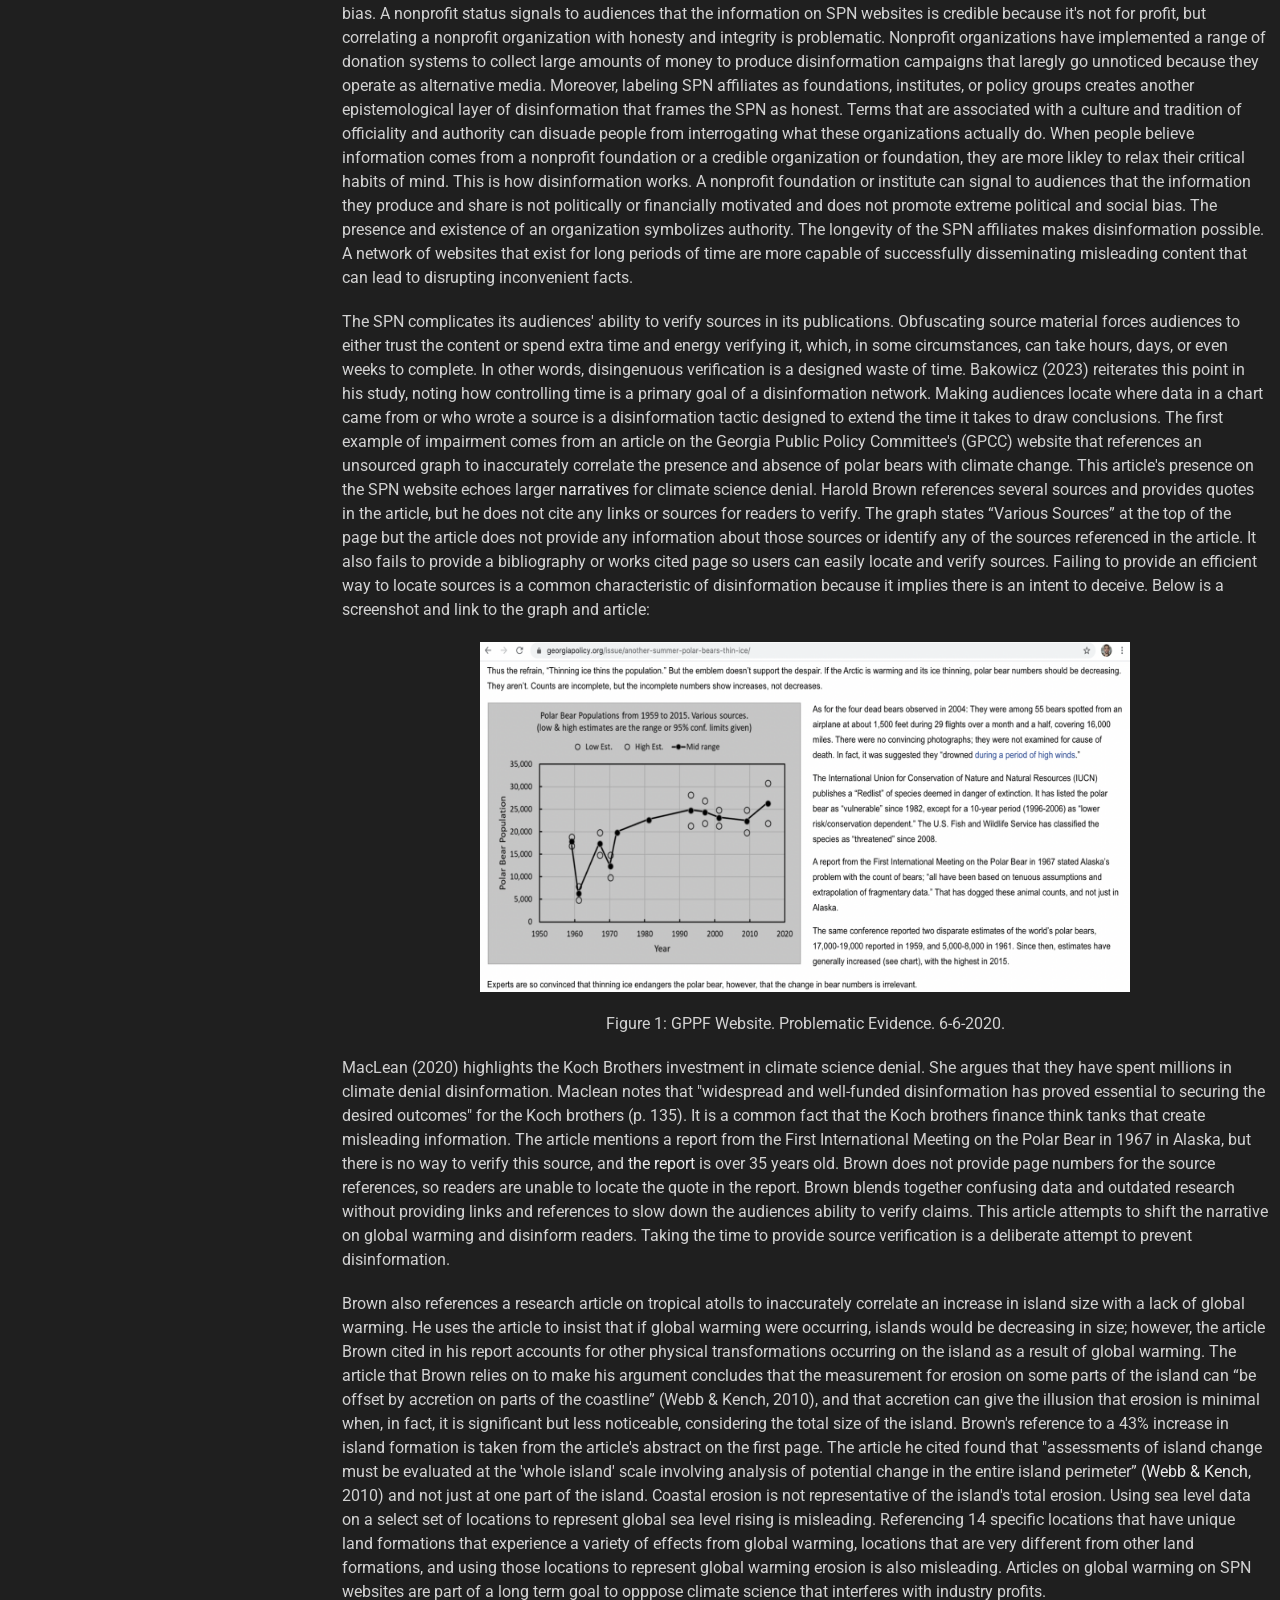
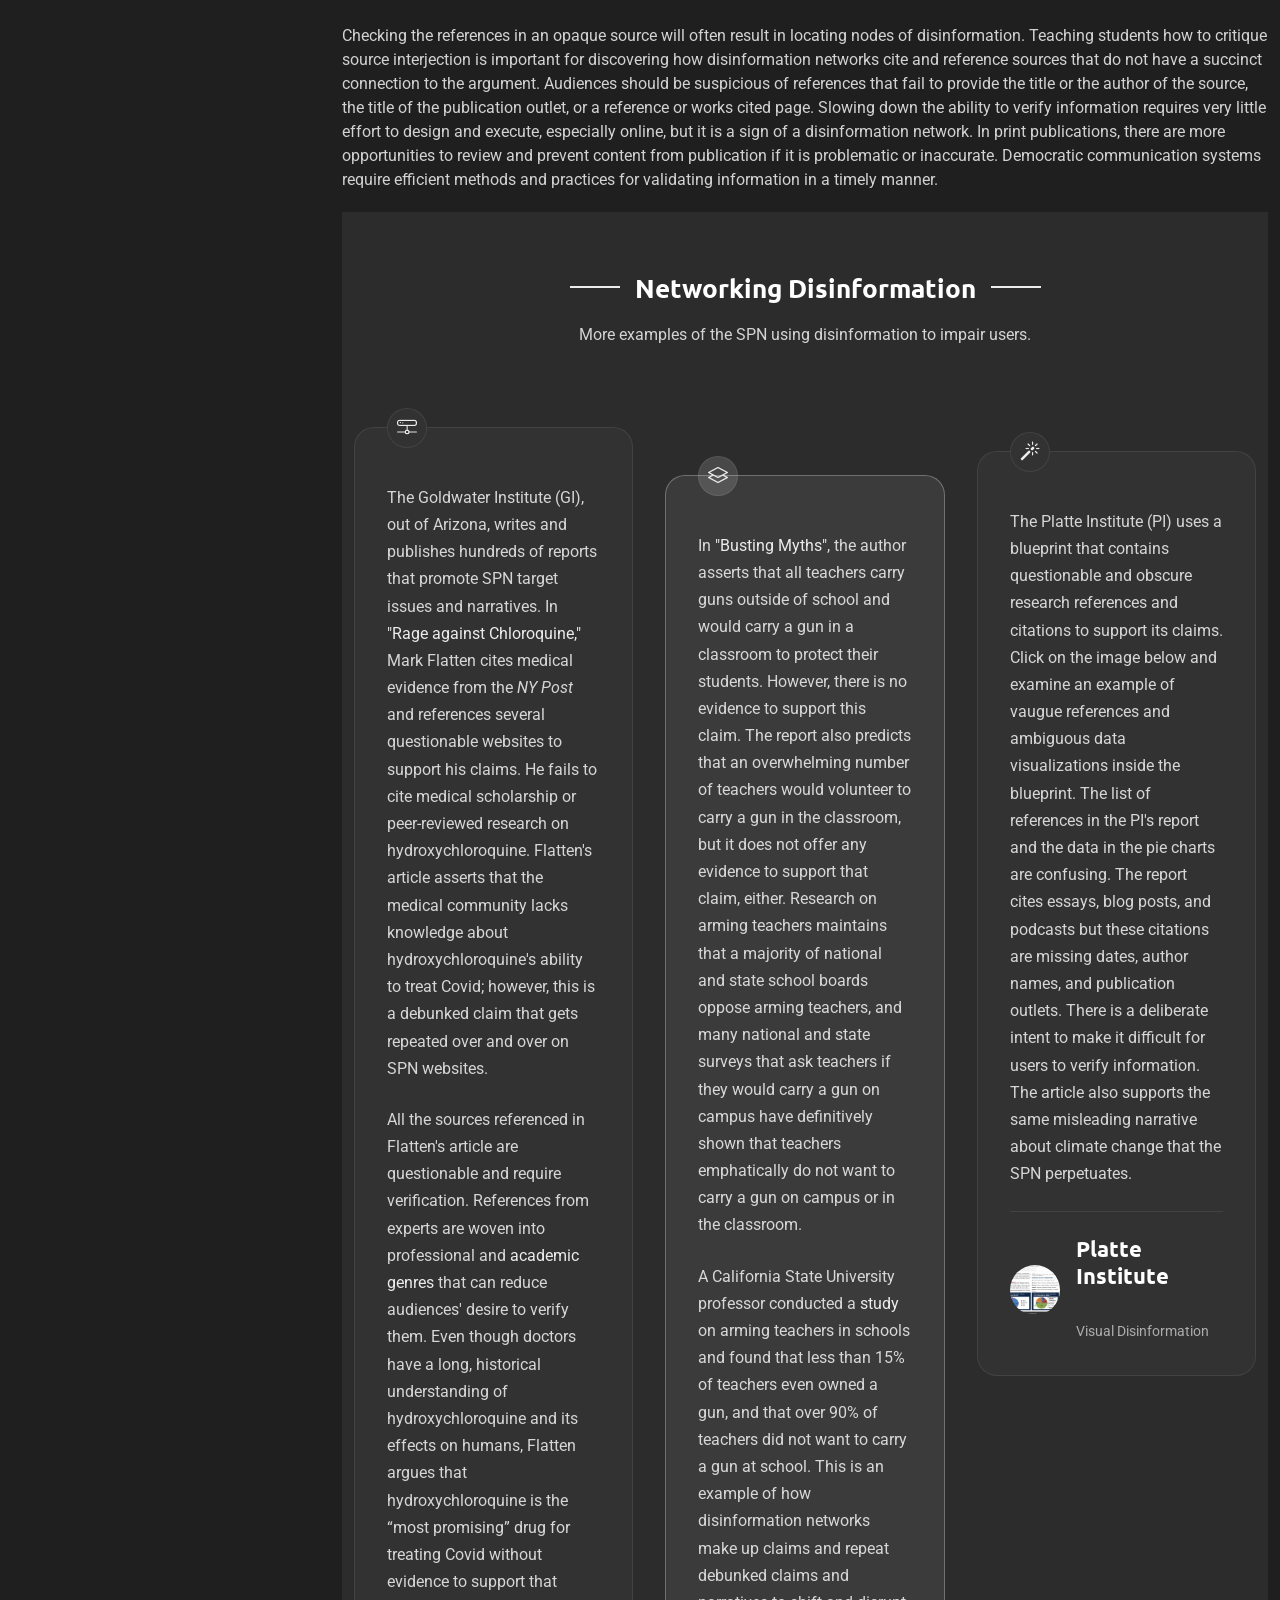
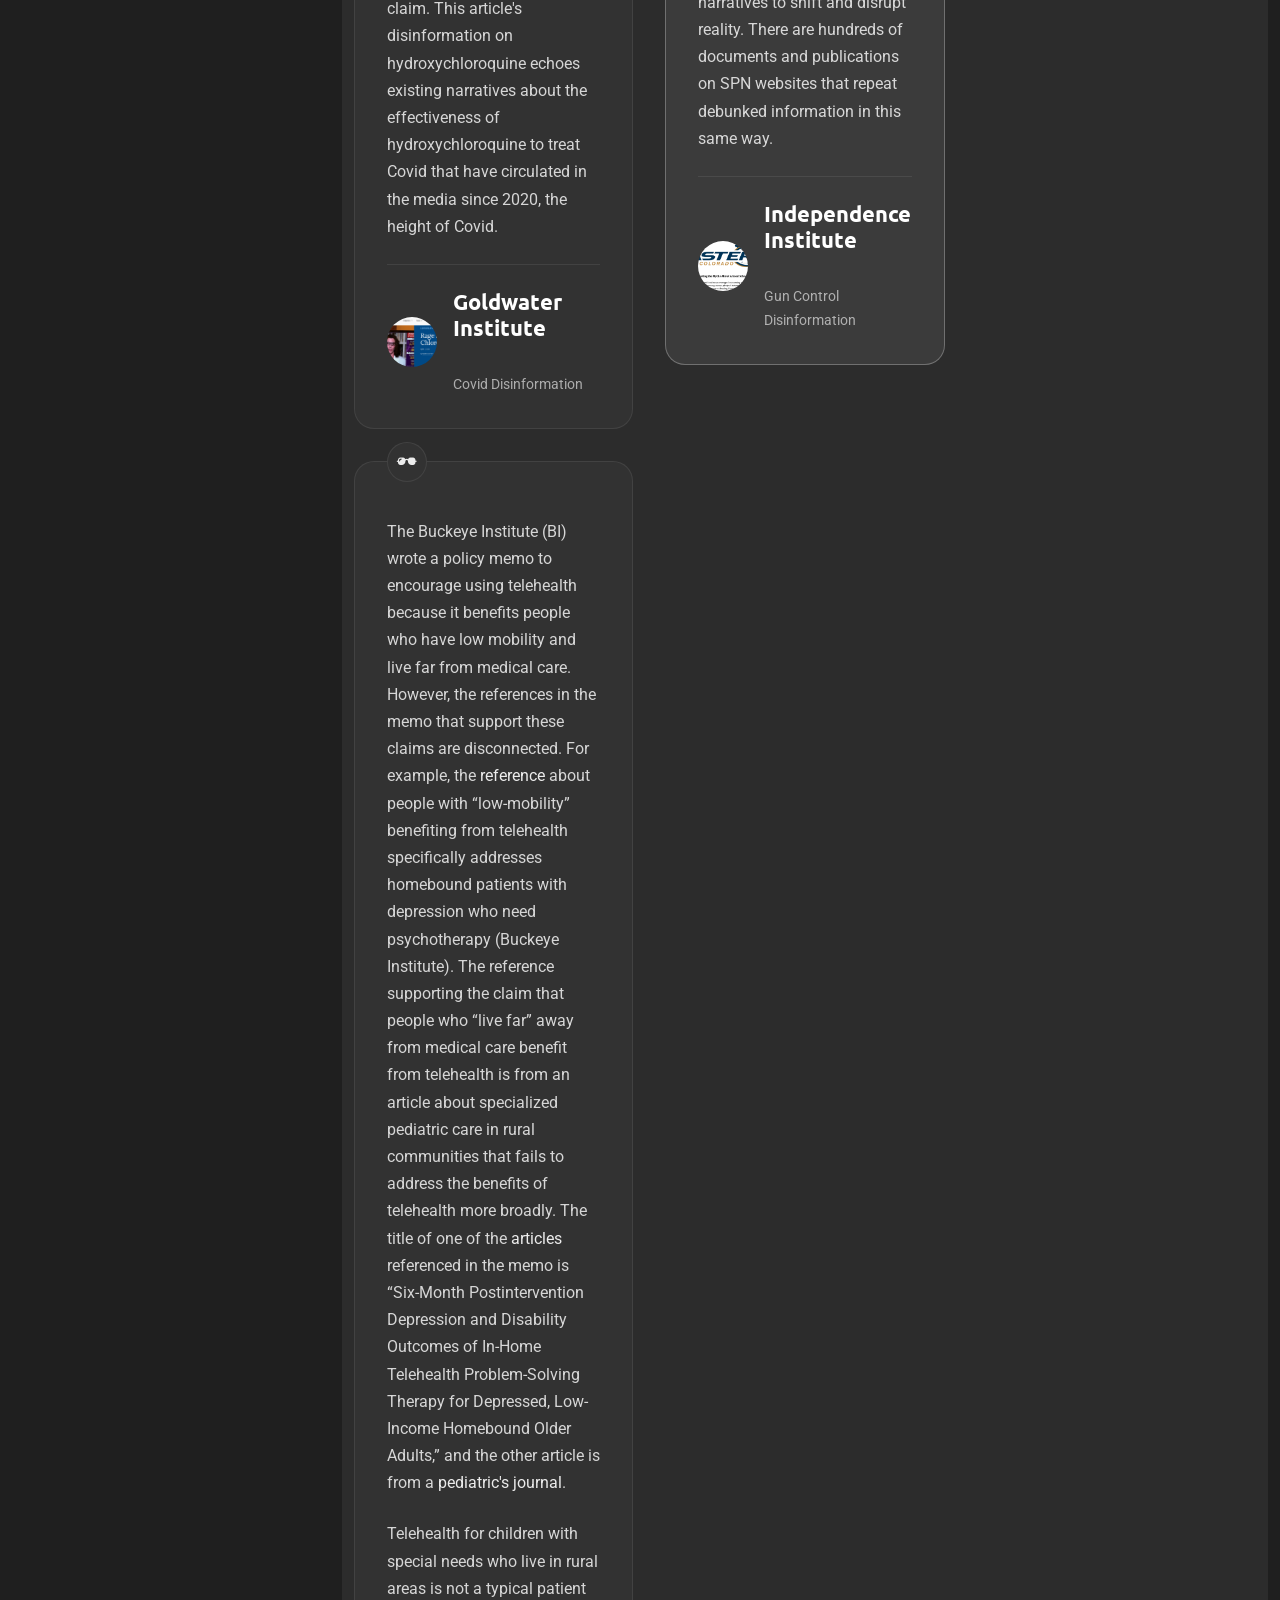
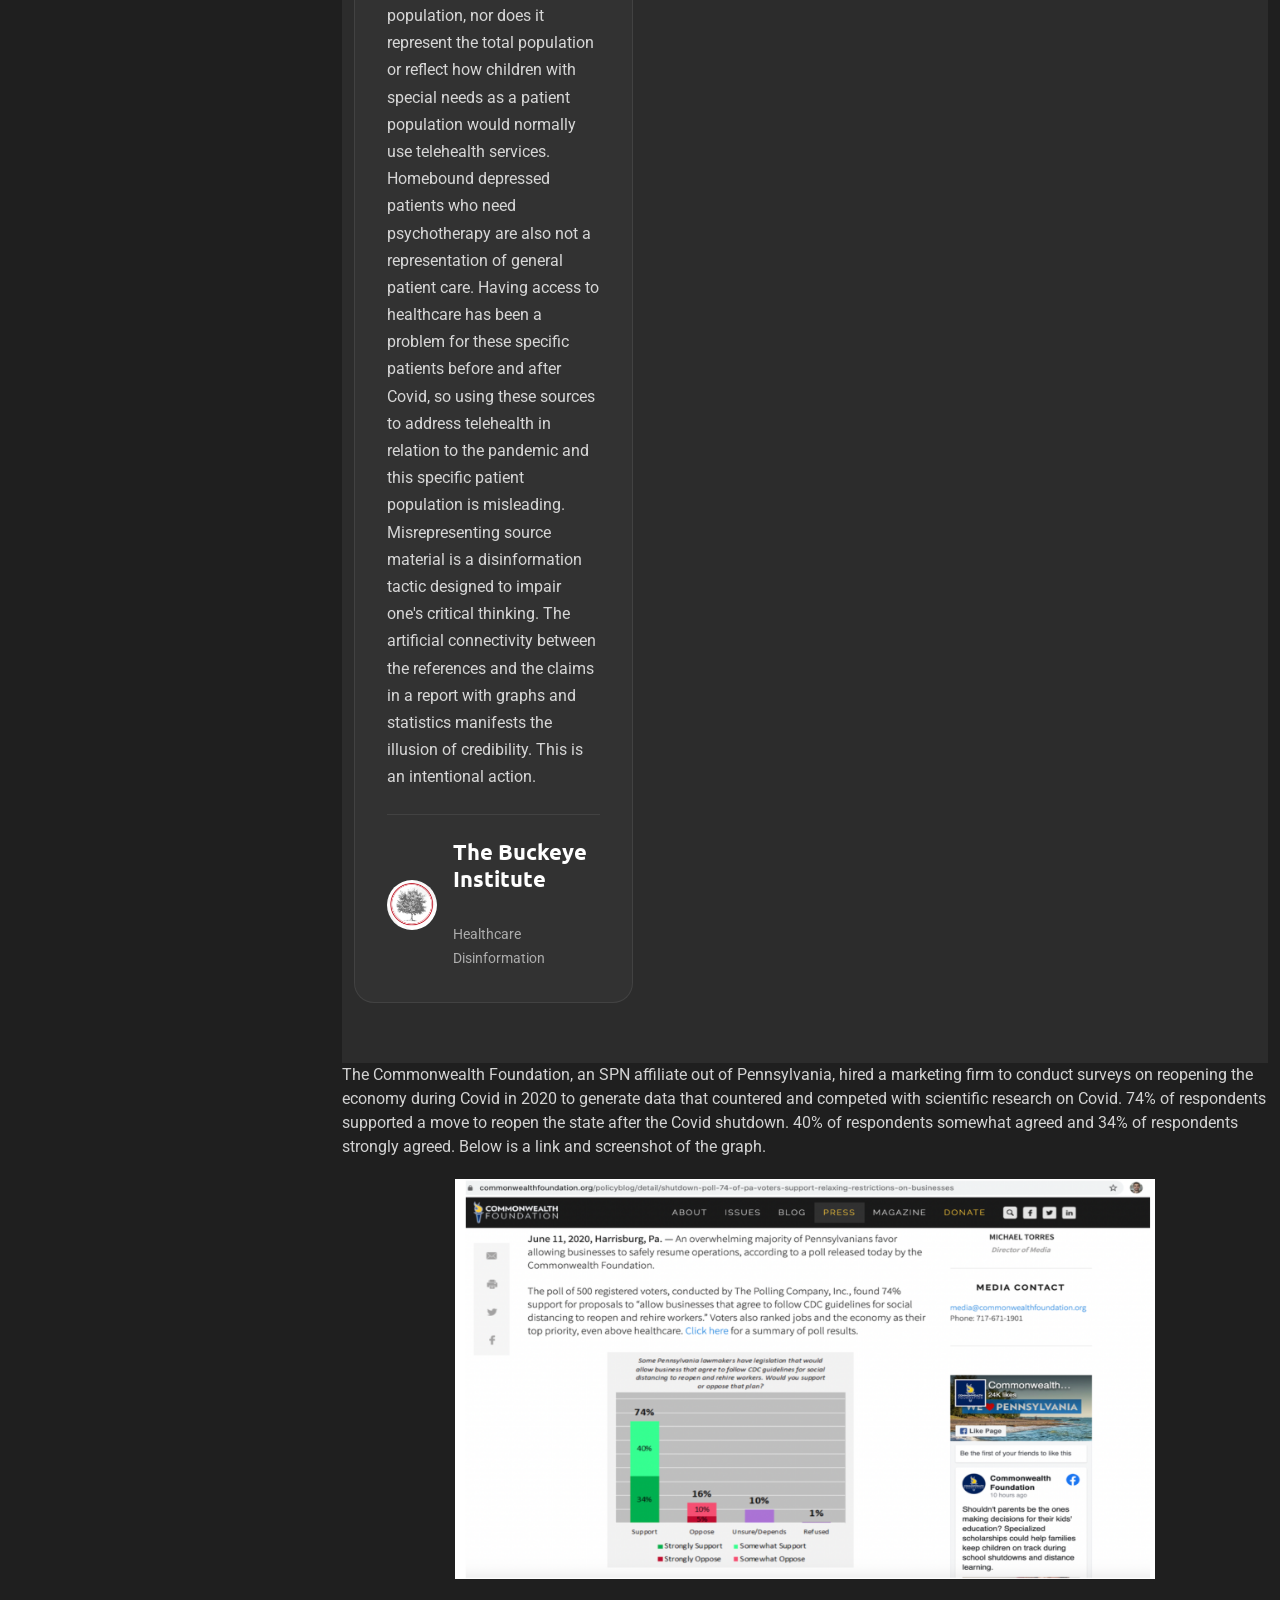
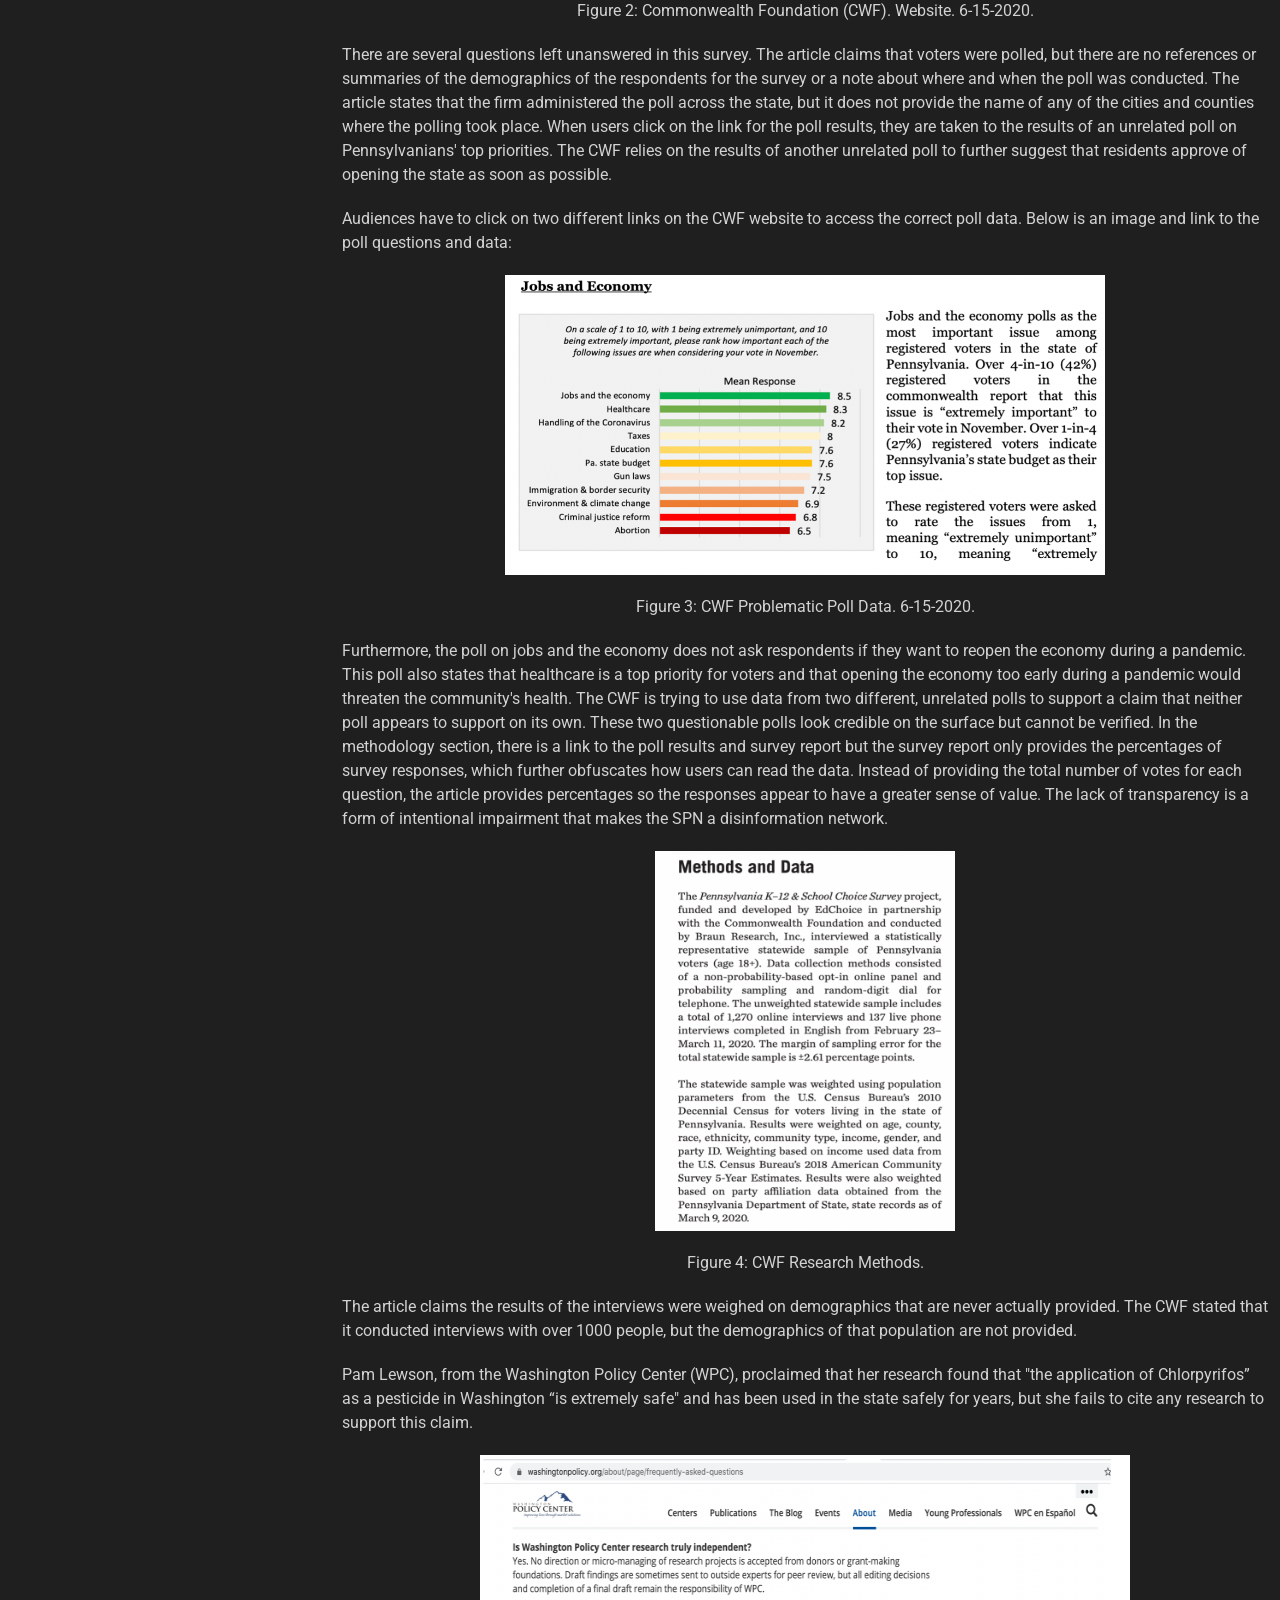
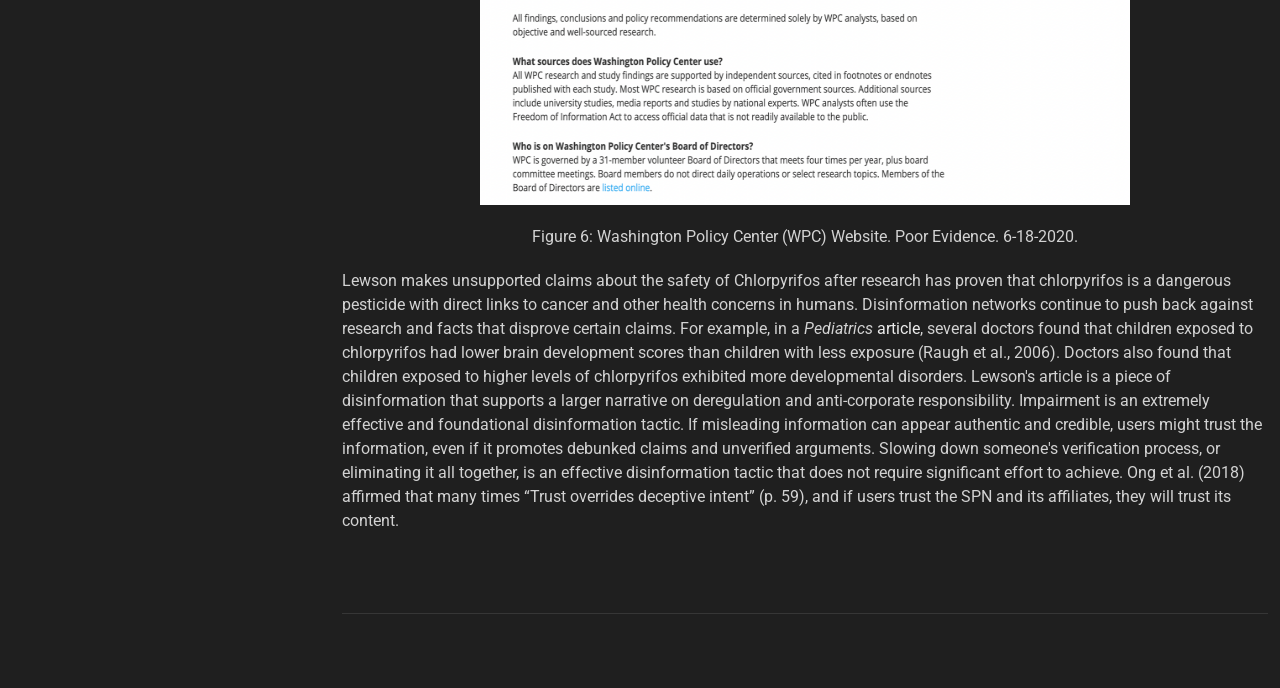
<file: impairment.html>
<!DOCTYPE html>
<html lang="en">

<head>
  <meta charset="utf-8">
  <meta content="width=device-width, initial-scale=1.0" name="viewport">
  <title>Impairment</title>
  <meta name="description" content="">
  <meta name="keywords" content="">

  <!-- Favicons -->
  <link href="img/spn/disguise.png" rel="icon">
  <link href="img/spn/disguise.png" rel="apple-touch-icon">

  <!-- Fonts -->
  <link href="https://fonts.googleapis.com" rel="preconnect">
  <link href="https://fonts.gstatic.com" rel="preconnect" crossorigin>
  <link href="https://fonts.googleapis.com/css2?family=Roboto:ital,wght@0,100;0,300;0,400;0,500;0,700;0,900;1,100;1,300;1,400;1,500;1,700;1,900&family=Ubuntu:ital,wght@0,300;0,400;0,500;0,700;1,300;1,400;1,500;1,700&family=Nunito:ital,wght@0,200;0,300;0,400;0,500;0,600;0,700;0,800;0,900;1,200;1,300;1,400;1,500;1,600;1,700;1,800;1,900&display=swap" rel="stylesheet">

  <!-- Vendor CSS Files -->
  <link href="vendor/bootstrap/css/bootstrap.min.css" rel="stylesheet">
  <link href="vendor/bootstrap-icons/bootstrap-icons.css" rel="stylesheet">
  <link href="vendor/aos/aos.css" rel="stylesheet">
  <link href="vendor/glightbox/css/glightbox.min.css" rel="stylesheet">
  <link href="vendor/swiper/swiper-bundle.min.css" rel="stylesheet">

  <!-- Main CSS File -->
  <link href="css/main.css" rel="stylesheet">
</head>

<body class="portfolio-details-page">

  <header id="header" class="header dark-background d-flex flex-column justify-content-center">
    <i class="header-toggle d-xl-none bi bi-list"></i>

    <div class="header-container d-flex flex-column align-items-start">
      <nav id="navmenu" class="navmenu">
          </li>
          <ul>
            <li><a href="index.html"><i></i>Home</a></li> 
           <li><a href="intro.html"><i></i>Introduction</a></li> 
          <li><a href="definitions.html"><i></i>Definitions</a></li> 
          <li><a href="narrative.html"><i></i>Narrative</a></li> 
          <li><a href="imitation.html"><i></i>Genre</a></li>
          <li><a href="fauxpert.html"><i></i>Expertise</a></li>
          <li><a href="data.html">Data</a></li>
          <li><a href="homegrown.html">Evidence</a></li>
          <li><a href="conclusion.html">Conclusion</a></li>
          <li><a href="references.html">References</a></li>
              
                         
        </ul>
      </nav>
    </div>

  </header>

  <main class="main">

    <!-- Page Title -->
    <div class="page-title dark-background">
      <div class="container d-lg-flex justify-content-between align-items-center">
       
        <nav class="breadcrumbs">
  
        </nav>
      </div>
    </div><!-- End Page Title -->

    <!-- Portfolio Details Section -->
    <section id="portfolio-details" class="portfolio-details section">

      <div class="container" data-aos="fade-up" data-aos-delay="100">

        <div class="row gy-4">

          <div class="col-lg-8">
            <div class="portfolio-details-slider swiper init-swiper">

              <script type="application/json" class="swiper-config">
                {
                  "loop": true,
                  "speed": 600,
                  "autoplay": {
                    "delay": 5000
                  },
                  "slidesPerView": "auto",
                  "pagination": {
                    "el": ".swiper-pagination",
                    "type": "bullets",
                    "clickable": true
                  }
                }
              </script>

              <div class="swiper-wrapper align-items-center">

                <div class="swiper-slide">
                  <img src="img/spn/impair.webp" alt="An image of a webpage from the SPN with a problematic graph and evidence about polar bears." class="img-fluid" loading="lazy">
                </div>

                <div class="swiper-slide">
                  <img src="img/spn/impair-1.webp" alt="An image of a webpage from the SPN with a problematic graph." class="img-fluid" loading="lazy">
                </div>

                <div class="swiper-slide">
                  <img src="img/spn/impair-2.webp" alt="An image of a webpage from the SPN with two problematic pie charts and a list of sources without authors or publication location." class="img-fluid" loading="lazy">
                </div>

              </div>
              <div class="swiper-pagination"></div>
            </div>
          </div>

          <div class="col-lg-4">
            <div class="portfolio-info" data-aos="fade-left" data-aos-delay="200">
              <h3>Images of Impairment</h3>
              <ul>
                <li><strong>Image 1:</strong>Georgia Public Policy Foundation. Problematic Graph and Evidence.</li>
                <li><strong>Image 2:</strong>Commonwealth Foundation. Problematic Chart and Data. </li>
                <li><strong>Image 3:</strong>Platte Institute. Problematic Graphs and References. </li>
               
              </ul>
            </div>
          </div>

          <div class="col-lg-12">
            <div class="portfolio-description" data-aos="fade-up" data-aos-delay="300">
              <h1>Impairment</h1>

              <p class="lead"><span class="typed" data-typed-items="It is quite conceivable that the modern age &ndash;which began with such a promising outburst of human activity&ndash;may end in the deadliest most sterile passivity history has ever known."</i>
                "></span> <br> Hannah Arendt from <i>The Human Condition</i></br>   </p>
              <p class="description"></p> 

               <p>This section examines how the SPN uses disinformation to impair users from critical thinking 
            and it outlines how to recognize 
            disinformation. Seeing examples of what networked disinformation looks like 
            and how it does what it does is important for expanding one's critical and digital literacies. As Chefitz notes, 
            a disinformation
             network's primary goal is to impair people from making a sound decision and  
             to slow critical thinking while promoting narratives that compete with truth. The most common disinformation tactics 
             for impairing audiences on SPN websites are as follows:
          
            <div class="features mt-4">
              <h3>Designing Impairment</h3>
              <div class="row gy-3">
                <div class="col-md-6">
                  <div class="feature-item" data-aos="fade-up" data-aos-delay="400">
                    <i class="bi bi-hdd-network"></i>
                    <h4>No References</h4>
                    <p>The SPN does not provide references or links to locate sources it quotes or mentions in its publications.</p></div>
                </div>

                <div class="col-md-6">
                  <div class="feature-item" data-aos="fade-up" data-aos-delay="500">
                    <i class="bi bi-magic"></i>
                    <h4>Ambiguous Titles</h4>
                    <p>The SPN titles its affiliates as foundations, institutes, or policy groups to appear authoritative.</p> </div>
                </div>

                <div class="col-md-6">
                  <div class="feature-item" data-aos="fade-up" data-aos-delay="600">
                    <i class="bi bi-files"></i>
                    <h4>503C NonProfit Status</h4>
                    <p>The SPN uses nonprofit status to obfuscate its use of disinformation.</p></div>
                </div>

                <div class="col-md-6">
                  <div class="feature-item" data-aos="fade-up" data-aos-delay="700">
                    <i class="bi bi-layers"></i>
                    <h4><a href="homegrown.html">Citing Homegrown Research</a></h4>
                    <p>The SPN creates and cites its own misleading research across its network. </p></div>
                    </div>

                  <div class="col-md-6">
                    <div class="feature-item" data-aos="fade-up" data-aos-delay="700">
                      <i class="bi bi-tv"></i>
                      <h4><a href="data.html">Circulating Acontexual Data</a></h4>
                      <p>The SPN circulates large data sets that have no context to confuse users.</p></div>
                      </div>

                    <div class="col-md-6">
                      <div class="feature-item" data-aos="fade-up" data-aos-delay="700">
                        <i class="bi bi-sunglasses"></i>
                        <h4><a href="imitation.html">Imitating Professionial Genres</a></h4>
                        <p>The SPN adopts professional and academic genres to hide misleading information.</p> </div>
                        </div>

                  </div>
        <p>In this section, I examine the first three impairment strategies. The last three strategies have separate 
          pages for analysis in this webtext. The SPN's 503(c) nonprofit status forms an initial layer, a first-layer, of manufactured credibility 
          that helps the SPN hide bias. A nonprofit status signals to audiences that the information on 
          SPN websites is credible because it's not for profit, but correlating a nonprofit organization with honesty and integrity
          is problematic. Nonprofit organizations have implemented a range of donation systems to collect large
           amounts of money to produce disinformation campaigns that laregly go unnoticed because they operate as alternative media. 
           Moreover, labeling SPN affiliates as foundations, 
           institutes, or policy groups creates another epistemological layer of disinformation that frames the SPN as honest. 
           Terms that are associated with a culture and tradition
            of officiality and authority can disuade people from interrogating what these organizations actually do. 
            When people believe information comes from a nonprofit foundation or a credible organization or foundation, they are more likley
             to relax their critical habits of mind. This is how disinformation works. A nonprofit foundation or institute can signal to audiences that 
             the information they produce and share is not politically or financially motivated and does not 
             promote extreme political and social bias. The presence and existence of an organization symbolizes 
             authority. The longevity of the SPN affiliates makes disinformation possible. A network of websites that exist 
             for long periods of time are more capable of successfully disseminating misleading content that can lead to disrupting inconvenient facts. 
              </p>

                <p>The SPN complicates its audiences' ability to verify sources in its publications. 
                  Obfuscating source material forces audiences to either trust the content or spend extra time and energy 
                  verifying it, which, in some circumstances, can take hours, days, or even weeks to complete. 
                  In other words, disingenuous verification is a designed waste of time. Bakowicz (2023) reiterates this point in his study, noting
                  how controlling time is a primary goal of a disinformation network.
                  Making audiences locate where data in a chart came from or who wrote a source 
                   is a disinformation tactic designed to extend the time it takes to draw conclusions. 
                   The first example of impairment
                   comes from an article on the Georgia Public Policy Committee's (GPCC) website that references an unsourced
                    graph to inaccurately correlate the presence and absence of polar bears with climate change. This article's 
                    presence on the SPN website echoes larger <a href="narrative.html">narratives</a> for climate science denial.
                    Harold Brown 
                    references several sources and provides quotes in the article, but he does not cite any links or
                     sources for readers to verify. The graph states “Various Sources” at the top of the page 
                     but the article does not provide any information about those sources or identify any of the sources 
                     referenced in the article. It also fails to provide a bibliography or works cited page so users can 
                     easily locate and verify sources. Failing to provide an efficient way to locate sources is a common 
                     characteristic of disinformation because it implies there is an intent to deceive. Below is a screenshot and link to the graph and article:</p>
          <p>
            <center>
              <a href="https://www.georgiapolicy.org/issue/despite-hype-changes-sea-level-turn-dime/" target="_blank">
                <img src="img/spn/gppffauxdata.png" width="650" height="350" class="center" alt="An image of a line graph on polar bear population that is problematic.">
              </a>
          </p>
          <p>Figure 1: GPPF Website. Problematic Evidence. 6-6-2020. </center>
          </p>
          <p>  MacLean (2020) highlights the Koch Brothers investment in climate science denial. She argues that they have 
            spent millions in climate denial disinformation. Maclean notes that "widespread and well-funded disinformation 
            has proved essential to securing the desired outcomes" for the Koch brothers (p. 135). It is a common fact that the Koch
            brothers finance think tanks that create misleading information.
            The article mentions a report from the First International Meeting on the Polar Bear in 1967 in Alaska, but 
            there is no way to verify this source, and <a href="http://pbsg.npolar.no/export/sites/pbsg/en/docs/PBSG00proc.pdf"
             target="_blank">the report</a> is over 35 years old. 
             Brown does not provide page numbers for the source references, so readers are unable to locate the quote in the report. 
             Brown blends together confusing data and outdated research without providing links and references 
              to slow down the audiences ability to verify claims. This article attempts to
              shift the narrative on global warming and disinform readers. Taking the time to provide source verification is a deliberate attempt to prevent disinformation. </p>

          <p> Brown also references a research article on tropical atolls to inaccurately correlate an increase in island size 
            with a lack of global warming. He uses the article to insist that if global warming were occurring, islands would be 
            decreasing in size; however, the article Brown cited in his report 
            accounts for other physical transformations occurring on the island as a result of global warming. The article that 
            Brown relies on to make his argument concludes that the measurement for erosion on some parts of the island 
            can “be offset by accretion on parts of the coastline” (Webb & Kench, 2010), and that accretion can give the 
            illusion that erosion is minimal when, in fact, it is significant but less noticeable, considering the total size 
            of the island. Brown's reference to a 43% increase in island formation is taken from the article's abstract on the 
            first page. The article he cited found that "assessments of island change must be 
            evaluated at the 'whole island' scale involving analysis of potential change in the entire island perimeter” 
            <a href="https://www.sciencedirect.com/science/article/abs/pii/S0921818110001013" target="_blank">(Webb & Kench</a>,
             2010) and not just at one part of the island. Coastal erosion is not representative of the island's total 
             erosion. Using sea level data on a select set of 
             locations to represent global sea level rising is misleading. Referencing 14 specific locations 
             that have unique land formations that experience a variety of effects from global warming, locations that are 
             very different from other land formations, and using those locations to represent global warming erosion 
             is also misleading. Articles on global warming on SPN websites are part of a long term goal to opppose climate science
            that interferes with industry profits. </p>
          <p> Checking the references in an opaque 
            source will often result in locating nodes of disinformation. Teaching students how to critique source interjection 
            is important for discovering how disinformation networks cite and reference sources that do not have a succinct connection to the argument.
            Audiences should be suspicious of references that fail to provide the title or the author of the source, 
            the title of the publication outlet, or a reference or works cited page. Slowing
             down the ability to verify information requires very little effort to design and execute, especially online, but it 
             is a sign of a disinformation network. 
             In print publications, there are more opportunities to review and prevent content from 
             publication if it is problematic or inaccurate.
              Democratic communication systems require efficient methods and practices for validating information in a 
              timely manner.</p>
            
          
          <!-- Testimonials Section -->
    <section id="testimonials" class="testimonials section light-background">

      <!-- Section Title -->
      <div class="container section-title" data-aos="fade-up">
        <h2>Networking Disinformation</h2>
        <p>More examples of the SPN using disinformation to impair users.</p>
      </div><!-- End Section Title -->

      <div class="container">

        <div class="testimonial-masonry">

          <div class="testimonial-item" data-aos="fade-up">
            <div class="testimonial-content">
              <div class="quote-pattern">
                <i class="bi bi-hdd-network"></i>
              </div>
              <p>The Goldwater Institute (GI), out of Arizona, writes and publishes hundreds of reports that 
                promote SPN target issues and narratives. 
                In <a href="https://indefenseofliberty.blog/2020/04/07/rage-against-the-chloroquine/" target="_blank">"Rage against 
                  Chloroquine,"</a> Mark Flatten cites medical evidence from the <i>NY Post</i> and references several questionable 
                  websites to support his claims. He fails to cite medical scholarship or peer-reviewed research on 
                  hydroxychloroquine. Flatten's article asserts that the medical community lacks knowledge about hydroxychloroquine's 
                  ability to treat Covid; however, this is a
                debunked claim that gets repeated over and over on SPN websites.  </p>
                  <p>All the sources referenced in Flatten's article are questionable and require verification. 
                  References from experts are woven 
                  into professional and <a href="imitating.html">academic genres</a> that can reduce audiences' desire 
                  to verify them. Even though doctors have a long, historical understanding of hydroxychloroquine 
                  and its effects on humans, Flatten argues that hydroxychloroquine is the “most promising” drug for 
                  treating Covid without evidence to support that claim. 
                  This article's disinformation on hydroxychloroquine echoes existing narratives 
                  about the effectiveness of hydroxychloroquine to treat Covid that have circulated in the media since 2020, the height of Covid. 
                 </p>
          
              <div class="client-info">
                <div class="client-image">
                  <img src="img/spn/rage.png" alt="">
                </div>
                <div class="client-details">
                  <h3>Goldwater Institute</h3>
                  <span class="position">Covid Disinformation</span>
                </div>
              </div>
            </div>
          </div>

          <div class="testimonial-item highlight" data-aos="fade-up" data-aos-delay="100">
            <div class="testimonial-content">
              <div class="quote-pattern">
                <i class="bi bi-layers"></i>
              </div>
              <p>In <a href="https://i2i.org/wp-content/uploads/FASTER_Myths.pdf" target="_blank">"Busting Myths"</a>, the author asserts 
                that all teachers carry guns outside of school and would carry a gun in a classroom to protect 
                their students. However, there is no evidence to support this claim. The report also predicts that an overwhelming number of 
                teachers would volunteer to carry a gun in the classroom, but it does not offer any evidence to support 
                that claim, either. Research on arming teachers maintains that a majority of national and state school boards oppose arming 
                teachers, and many national and state surveys that ask teachers if they would carry a gun on campus have definitively 
                shown that teachers emphatically do not want to carry a gun on campus or in the classroom. </p>
              
              <p>A California State University 
                professor conducted a <a href="https://www.csun.edu/sites/default/files/What%20Do%20the%20Teachers%20Want_White%20Paper.pdf" target="_blank">study</a> on arming 
                teachers in schools and found that less than 15% of teachers even owned a gun, and that over 90% of teachers did not 
                want to carry a gun at school. This is an example of how disinformation networks make up claims and repeat debunked claims and narratives to 
                shift and disrupt reality. There are hundreds of documents and publications on SPN websites that repeat debunked information in this same way. </p>
        
              <div class="client-info">
                <div class="client-image">
                  <img src="img/spn/guncontrol.png" alt="">
                </div>
                <div class="client-details">
                  <h3>Independence Institute</h3>
                  <span class="position">Gun Control Disinformation</span>
                </div>
              </div>
            </div>
          </div>

          <div class="testimonial-item" data-aos="fade-up" data-aos-delay="300">
            <div class="testimonial-content">
              <div class="quote-pattern">
                <i class="bi bi-magic"></i>
              </div>
              <p>The Platte Institute (PI) uses a blueprint that contains questionable and obscure research references 
                and citations to support its claims. Click on the image below and examine an example of vaugue references and 
                ambiguous data visualizations inside the blueprint. The list of references 
                  in the PI's report and the data in the pie charts are confusing. The report cites essays, blog posts, and 
                  podcasts but these citations are missing dates, author names, and publication outlets. There is a deliberate intent to 
                make it difficult for users to verify information. The article also supports the same misleading narrative about climate change 
              that the SPN perpetuates. </p>
          </p>
        
              <div class="client-info">
                <div class="client-image">
                  <a href="img/spn/pifauxdata2.png"><img src="img/spn/pifauxdata2.png" alt="Client"></a>
                </div>
                <div class="client-details">
                  <h3>Platte Institute</h3>
                  <span class="position">Visual Disinformation</span>
                </div>
              </div>
            </div>
          </div>

 <div class="testimonial-item" data-aos="fade-up" data-aos-delay="200">
            <div class="testimonial-content">
              <div class="quote-pattern">
                <i class="bi bi-sunglasses"></i>
              </div>
              <p>The Buckeye Institute (BI) wrote a policy memo to encourage using telehealth because it benefits people who 
                have low mobility and live far from medical care. However, the references in the memo that support these claims 
                are disconnected. For example, the <a href="https://www.buckeyeinstitute.org/library/docLib/2020-04-29-The-Buckeye-Institute-Offers-a-Roadmap-to-Reopen-Ohio-Safely-policy-memo.pdf" target="_blank">reference</a> about 
                people with “low-mobility” benefiting from telehealth specifically addresses homebound patients with depression who 
                need psychotherapy (Buckeye Institute). The reference supporting the claim that people who “live far” away from medical 
                care benefit from telehealth is from an article about specialized pediatric care in rural communities 
                that fails to address the benefits of telehealth more broadly. The title of one 
                of the <a href="https://onlinelibrary.wiley.com/doi/abs/10.1002/da.22242" target="_blank">articles</a> 
                referenced in the memo is “Six-Month Postintervention Depression and Disability Outcomes of In-Home Telehealth 
                Problem-Solving Therapy for Depressed, Low-Income Homebound Older Adults,” and the other article is from 
                a <a href="https://www.nature.com/articles/pr2015192" target="_blank">pediatric's journal</a>. </p>
              
              <p>Telehealth 
                for children with special needs who live in rural areas is not a typical patient population, nor does it represent 
                the total population or reflect how children with special needs as a patient population would normally use telehealth services. 
                Homebound depressed patients who need psychotherapy are also not a representation of general patient care. Having 
                access to healthcare has been a problem for these specific patients before and after Covid, so using these sources 
                to address telehealth in relation to the pandemic and this specific patient population is misleading. 
                Misrepresenting source material is a disinformation tactic designed to impair one's critical thinking. 
                The artificial connectivity between the references and the claims in a report with graphs and statistics manifests 
                the illusion of credibility. This is an intentional action. </p>
          
              <div class="client-info">
                <div class="client-image">
                  <a href="https://www.buckeyeinstitute.org/research/detail/the-buckeye-institute-making-telehealth-permanent-will-increase-access-to-care"><img src="img/spn/bi.png" alt=""></a>
                </div>
                <div class="client-details">
                  <h3>The Buckeye Institute</h3>
                  <span class="position">Healthcare Disinformation</span>
                </div>
              </div>
            </div>
          </div>



        </div>

      </div>

    </section><!-- /Testimonials Section -->
          
          <p>The Commonwealth Foundation, an SPN affiliate out of Pennsylvania, hired a marketing firm to conduct surveys on 
            reopening the economy during Covid in 2020 to generate data that countered and competed with scientific research on Covid. 
            74% of respondents supported a move to reopen the state after the 
            Covid shutdown. 40% of respondents somewhat agreed and 34% of respondents strongly agreed. Below is a link and 
            screenshot of the graph. </p>
          <p>
            <center>
              <a href="https://www.commonwealthfoundation.org/policyblog/detail/shutdown-poll-74-of-pa-voters-support-relaxing-restrictions-on-businesses" target="_blank">
                <img src="img/spn/impair-1.webp" width="700" height="400" class="center" alt="An image of a bar graph that is problematic and confusing.">
              </a>
          </p>
          <p>Figure 2: Commonwealth Foundation (CWF). Website. 6-15-2020. </center>
          </p>
          <p>There are several questions left unanswered in this survey. The article claims that voters were polled, 
            but there are no references or summaries of the demographics of the respondents for the survey or a note about where and 
            when the poll was conducted. The article states that the firm administered the poll across the state, but it
             does not provide the name of any of the cities and counties where the polling took place. When users click on 
             the link for the poll results, they are taken to the results of an unrelated poll on 
             Pennsylvanians' top priorities. The CWF relies on the results of another unrelated poll to further suggest that residents 
             approve of opening the state as soon as possible.</p>
          <p>Audiences have to click on two different links on the CWF website to access the correct poll data. 
            Below is an image and link to the poll questions and data:</p>
          <p>
            <center>
              <a href="https://www.commonwealthfoundation.org/docLib/20200610_BudgetSurvey.pdf" target="_blank">
                <img src="img/spn/cfwfauxdata.png" width="600" height="300" class="center" alt="An image of scale graph with a mean response. The lines are different colors.">
              </a>
          </p>
          <p>Figure 3: CWF Problematic Poll Data. 6-15-2020. </center>
          </p>
          <p> Furthermore, the poll on jobs and the economy does not ask respondents if they want to reopen the economy 
            during a pandemic. This poll also states that healthcare is a top priority for voters and that 
            opening the economy too early during a pandemic would threaten the community's health. The CWF is trying to 
            use data from two different, unrelated polls to support a claim that neither poll appears to support on its own. These 
            two questionable polls look credible on the surface but cannot be verified. In the methodology section, 
            there is a link to the poll results and survey report but the survey report only provides the percentages of 
            survey responses, which further obfuscates how users can read the data. Instead of providing the total number of 
            votes for each question, the article provides percentages so the responses appear to have a greater sense of 
            value. The lack of transparency is 
            a form of intentional impairment that makes the SPN a disinformation network. </p>
          
          <p>
            <center>
              <a href="https://www.commonwealthfoundation.org/docLib/20200507_PennsylvaniaK12SchoolChoiceSurveyweb.pdf?t=5/7/2020%204:20:56%20PM" target="_blank">
                <img src="img/spn/cfwmethods.png" width="300" height="380" class="center" alt="An image of a methods section in an SPN article.">
              </a>
          </p>
          <p>Figure 4: CWF Research Methods. </center>
          </p>
          <p>The article claims the results of the interviews were 
            weighed on demographics that are never actually provided. The CWF stated that it conducted interviews with over 
            1000 people, but the demographics of that population are not provided. </p>
        
          </p>
          <p>Pam Lewson, from the Washington Policy Center (WPC), proclaimed that her research found that 
            "the application of Chlorpyrifos” as a pesticide in Washington “is extremely safe" and has been used in 
            the state safely for years, but she fails to cite any research to support this claim. </p>
          <p>
            <center>
              <a href="https://www.washingtonpolicy.org/library/doclib/Viewpoint-Spring-2020-2.pdf" target="_blank">
                <img src="img/spn/wpofauxdata2.png" width="650" height="350" class="center" alt="An image of the SPN's About page on a Washington Policy Center's website.">
              </a>
          </p>
          <p>Figure 6: Washington Policy Center (WPC) Website. Poor Evidence. 6-18-2020. </center>
          </p>
          <p>Lewson makes unsupported claims about the safety of Chlorpyrifos after research has proven that chlorpyrifos 
            is a dangerous pesticide with direct links 
            to cancer and other health concerns in humans. Disinformation networks continue to push back against 
            research and facts that disprove certain claims. For example, in a <i>Pediatrics</i>
            <a href="https://pubmed.ncbi.nlm.nih.gov/17116700/" target="_blank">article</a>, several doctors found that children
             exposed to chlorpyrifos had lower brain development scores than children with less exposure (Raugh et al., 2006). 
             Doctors also found that children exposed to higher levels of chlorpyrifos exhibited more developmental disorders.
              Lewson's article is a piece of disinformation
             that supports a larger narrative on deregulation and anti-corporate responsibility.
           Impairment is an extremely effective and foundational disinformation tactic. If misleading information can 
            appear authentic and credible, users might trust the information, even if it promotes debunked claims and unverified arguments. 
           Slowing down someone's verification process, or eliminating 
            it all together, is an effective disinformation tactic that does not require significant effort to 
            achieve. Ong et al. (2018) affirmed that many times “Trust overrides deceptive intent” (p. 59), and if users 
            trust the SPN and its affiliates, they will trust its content. </p>        
                  </div>
                </div>
              </div>
            </div>
          </div>

        </div>

      </div>


  </main>

  <footer id="footer" class="footer position-relative">

    <div class="container">
      <div class="copyright text-center ">
       
      </div>
      <div class="credits">
      </div>
    </div>

  </footer>

  <!-- Scroll Top -->
  <a href="#" id="scroll-top" class="scroll-top d-flex align-items-center justify-content-center"><i class="bi bi-arrow-up-short"></i></a>

  <!-- Preloader -->
  <div id="preloader"></div>

  <!-- Vendor JS Files -->
  <script src="vendor/bootstrap/js/bootstrap.bundle.min.js"></script>
  <script src="vendor/php-email-form/validate.js"></script>
  <script src="vendor/aos/aos.js"></script>
  <script src="vendor/typed.js/typed.umd.js"></script>
  <script src="vendor/purecounter/purecounter_vanilla.js"></script>
  <script src="vendor/waypoints/noframework.waypoints.js"></script>
  <script src="vendor/isotope-layout/isotope.pkgd.min.js"></script>
  <script src="vendor/imagesloaded/imagesloaded.pkgd.min.js"></script>
  <script src="vendor/glightbox/js/glightbox.min.js"></script>
  <script src="vendor/swiper/swiper-bundle.min.js"></script>

  <!-- Main JS File -->
  <script src="js/main.js"></script>

</body>

</html>
</file>
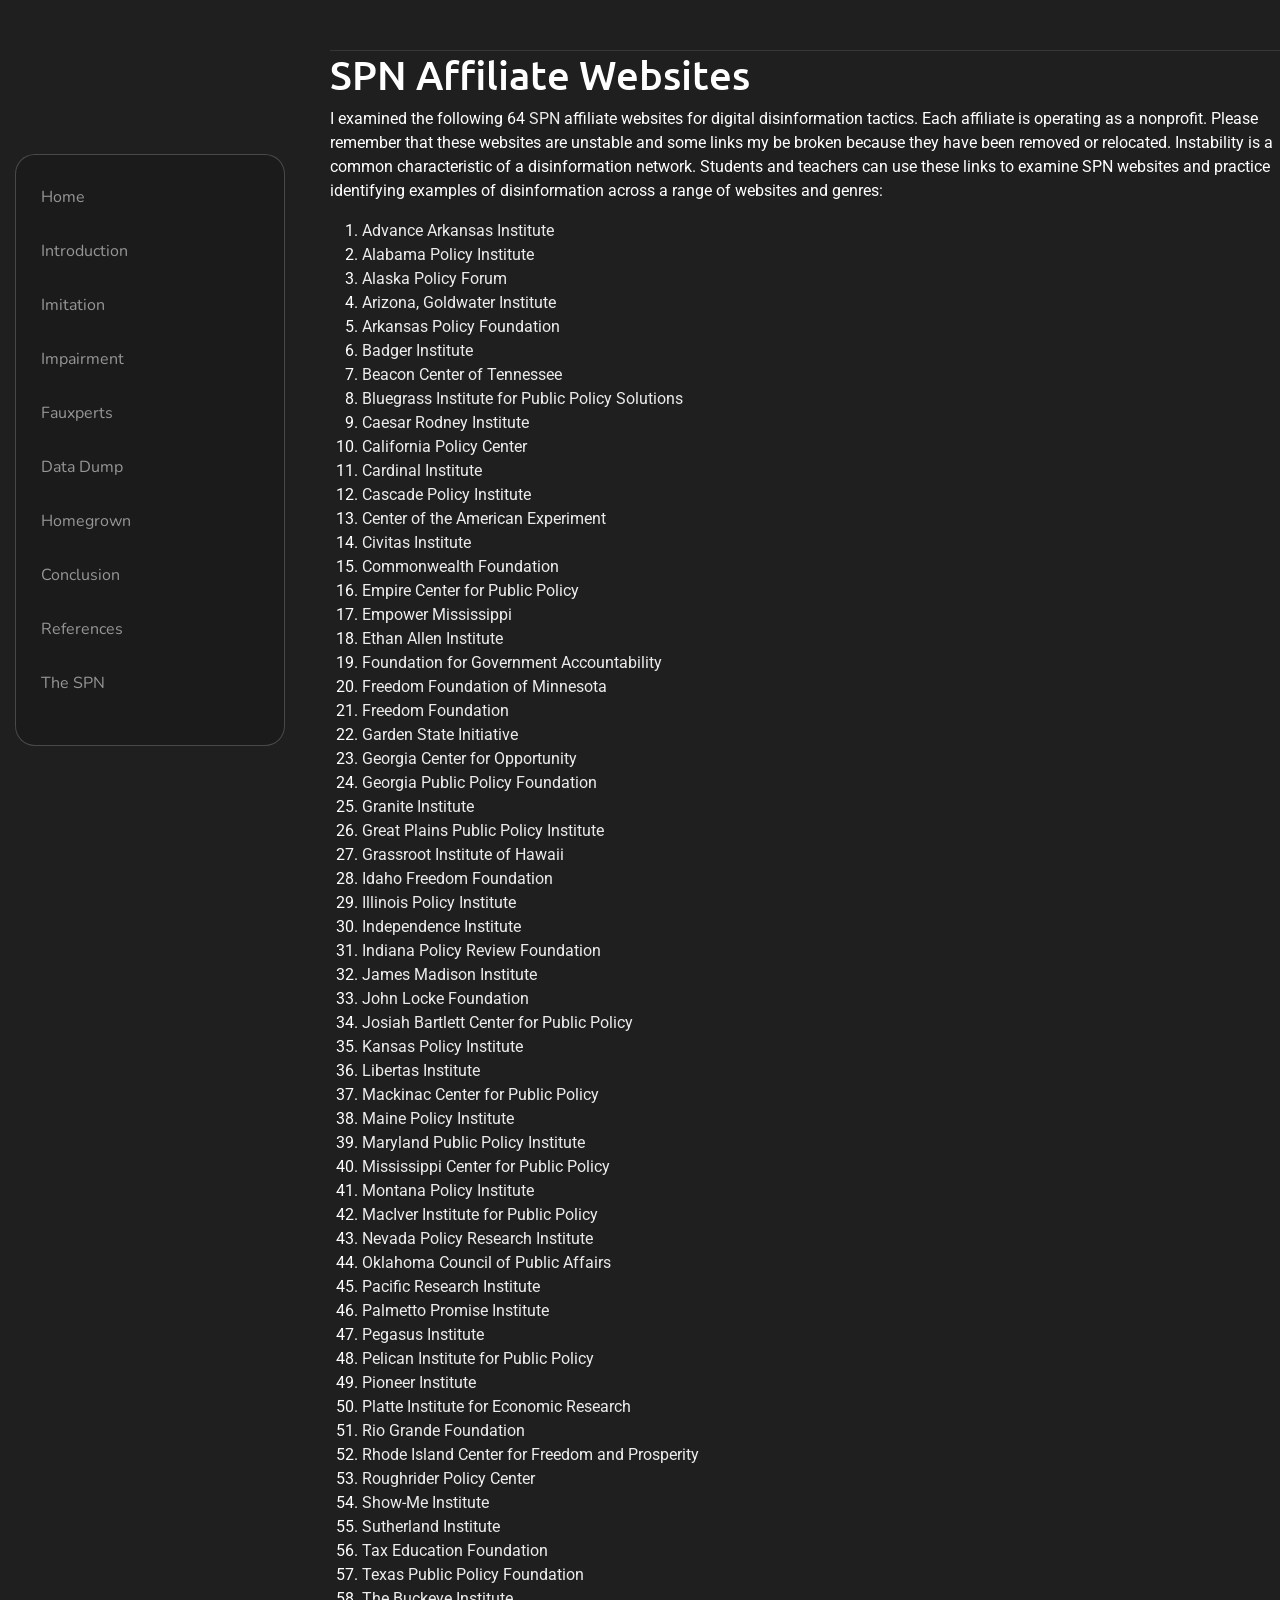
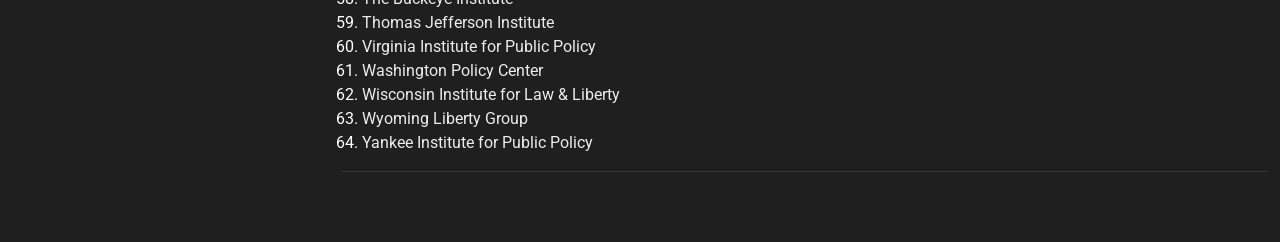
<file: spnwebsites.html>
<!DOCTYPE html>
<html lang="en">

<head>
  <meta charset="utf-8">
  <meta content="width=device-width, initial-scale=1.0" name="viewport">
  <title>SPN Websites</title>
  <meta name="description" content="">
  <meta name="keywords" content="">

  <!-- Favicons -->
  <link href="img/spn/disguise.png" rel="icon">
  <link href="img/spn/disguise.png" rel="apple-touch-icon">

  <!-- Fonts -->
  <link href="https://fonts.googleapis.com" rel="preconnect">
  <link href="https://fonts.gstatic.com" rel="preconnect" crossorigin>
  <link href="https://fonts.googleapis.com/css2?family=Roboto:ital,wght@0,100;0,300;0,400;0,500;0,700;0,900;1,100;1,300;1,400;1,500;1,700;1,900&family=Ubuntu:ital,wght@0,300;0,400;0,500;0,700;1,300;1,400;1,500;1,700&family=Nunito:ital,wght@0,200;0,300;0,400;0,500;0,600;0,700;0,800;0,900;1,200;1,300;1,400;1,500;1,600;1,700;1,800;1,900&display=swap" rel="stylesheet">

  <!-- Vendor CSS Files -->
  <link href="vendor/bootstrap/css/bootstrap.min.css" rel="stylesheet">
  <link href="vendor/bootstrap-icons/bootstrap-icons.css" rel="stylesheet">
  <link href="vendor/aos/aos.css" rel="stylesheet">
  <link href="vendor/glightbox/css/glightbox.min.css" rel="stylesheet">
  <link href="vendor/swiper/swiper-bundle.min.css" rel="stylesheet">

  <!-- Main CSS File -->
  <link href="css/main.css" rel="stylesheet">
</head>

<body class="portfolio-details-page">

  <header id="header" class="header dark-background d-flex flex-column justify-content-center">
    <i class="header-toggle d-xl-none bi bi-list"></i>

    <div class="header-container d-flex flex-column align-items-start">
      <nav id="navmenu" class="navmenu">
          <ul>
            <li><a href="index.html"><i></i>Home</a></li>  
          <li><a href="intro.html"><i></i>Introduction</a></li>
          <li><a href="imitation.html"><i></i>Imitation</a></li>
          <li><a href="impairment.html"><i></i>Impairment</a></li>
          <li><a href="fauxpert.html"><i></i>Fauxperts</a></li>
              <li><a href="data.html">Data Dump</a></li>
              <li><a href="homegrown.html">Homegrown</a></li>
              <li><a href="conclusion.html">Conclusion</a></li>
              <li><a href="references.html">References</a></li>
                  <li><a href="thespn.html">The SPN</a></li>    
                         
        </ul>
      </nav>
    </div>

  </header>

  <main class="main">

    <!-- Page Title -->
    <div class="page-title dark-background">
      <div class="container d-lg-flex justify-content-between align-items-center">
       
        <nav class="breadcrumbs">
  
        </nav>
      </div>
    </div><!-- End Page Title -->

    <h1>SPN Affiliate Websites</h1>
    <p> I examined the following 64 <a href="thespn.html">SPN</a> affiliate websites for digital disinformation tactics. Each affiliate is operating as a nonprofit. Please remember that these websites are unstable and some links my be broken because they have been removed or relocated. Instability is a common characteristic of a disinformation network. Students and teachers can use these links to examine SPN websites and practice identifying examples of disinformation across a range of websites and genres: </p>
    <ol>
      <li>
        <a href="https://www.sourcewatch.org/index.php?title=Advance_Arkansas_Institute" target="_blank">Advance Arkansas Institute</a>
      </li>
      <li>
        <a href="https://www.sourcewatch.org/index.php?title=Alabama_Policy_Institute" target="_blank">Alabama Policy Institute</a>
      </li>
      <li>
        <a href="https://www.sourcewatch.org/index.php?title=Alaska_Policy_Forum" target="_blank">Alaska Policy Forum</a>
      </li>
      <li>
        <a href="https://www.sourcewatch.org/index.php?title=Goldwater_Institute" target="_blank">Arizona, Goldwater Institute</a>
      </li>
      <li>
        <a href="https://www.sourcewatch.org/index.php?title=Arkansas_Policy_Foundation" target="_blank">Arkansas Policy Foundation</a>
      </li>
      <li>
        <a href="https://www.sourcewatch.org/index.php?title=Badger_Institute" target="_blank">Badger Institute</a>
      </li>
      <li>
        <a href="https://www.sourcewatch.org/index.php?title=Beacon_Center_of_Tennessee" target="_blank">Beacon Center of Tennessee</a>
      </li>
      <li>
        <a href="https://www.sourcewatch.org/index.php?title=Bluegrass_Institute_for_Public_Policy_Solutions" target="_blank">Bluegrass Institute for Public Policy Solutions</a>
      </li>
      <li>
        <a href="https://www.sourcewatch.org/index.php?title=Caesar_Rodney_Institute" target="_blank">Caesar Rodney Institute</a>
      </li>
      <li>
        <a href="https://www.sourcewatch.org/index.php?title=California_Policy_Center" target="_blank">California Policy Center</a>
      </li>
      <li>
        <a href="https://www.sourcewatch.org/index.php?title=Cardinal_Institute" target="_blank">Cardinal Institute</a>
      </li>
      <li>
        <a href="https://www.sourcewatch.org/index.php?title=Cascade_Policy_Institute" target="_blank">Cascade Policy Institute</a>
      </li>
      <li>
        <a href="https://www.sourcewatch.org/index.php?title=Center_of_the_American_Experiment" target="_blank">Center of the American Experiment</a>
      </li>
      <li>
        <a href="https://www.sourcewatch.org/index.php?title=Civitas_Institute" target="_blank">Civitas Institute</a>
      </li>
      <li>
        <a href="https://www.sourcewatch.org/index.php?title=Commonwealth_Foundation" target="_blank">Commonwealth Foundation</a>
      </li>
      <li>
        <a href="https://www.sourcewatch.org/index.php?title=Empire_Center_for_Public_Policy" target="_blank">Empire Center for Public Policy</a>
      </li>
      <li>
        <a href="https://www.sourcewatch.org/index.php?title=Empower_Mississippi" target="_blank">Empower Mississippi</a>
      </li>
      <li>
        <a href="https://www.sourcewatch.org/index.php?title=Ethan_Allen_Institute" target="_blank">Ethan Allen Institute</a>
      </li>
      <li>
        <a href="https://www.sourcewatch.org/index.php?title=Foundation_for_Government_Accountability" target="_blank">Foundation for Government Accountability</a>
      </li>
      <li>
        <a href="https://www.sourcewatch.org/index.php?title=Freedom_Foundation_of_Minnesota" target="_blank">Freedom Foundation of Minnesota</a>
      </li>
      <li>
        <a href="https://www.sourcewatch.org/index.php?title=Freedom_Foundation" target="_blank">Freedom Foundation</a>
      </li>
      <li>
        <a href="https://www.sourcewatch.org/index.php?title=Garden_State_Initiative" target="_blank">Garden State Initiative</a>
      </li>
      <li>
        <a href="https://www.sourcewatch.org/index.php?title=Georgia_Center_for_Opportunity" target="_blank">Georgia Center for Opportunity</a>
      </li>
      <li>
        <a href="https://www.sourcewatch.org/index.php?title=Georgia_Public_Policy_Foundation" target="_blank">Georgia Public Policy Foundation</a>
      </li>
      <li>
        <a href="https://www.sourcewatch.org/index.php?title=Granite_Institute" target="_blank">Granite Institute</a>
      </li>
      <li>
        <a href="https://www.sourcewatch.org/index.php?title=Great_Plains_Public_Policy_Institute" target="_blank">Great Plains Public Policy Institute</a>
      </li>
      <li>
        <a href="https://www.sourcewatch.org/index.php?title=Grassroot_Institute_of_Hawaii" target="_blank">Grassroot Institute of Hawaii</a>
      </li>
      <li>
        <a href="https://www.sourcewatch.org/index.php?title=Idaho_Freedom_Foundation" target="_blank">Idaho Freedom Foundation</a>
      </li>
      <li>
        <a href="https://www.sourcewatch.org/index.php?title=Illinois_Policy_Institute" target="_blank">Illinois Policy Institute</a>
      </li>
      <li>
        <a href="https://www.sourcewatch.org/index.php?title=Independence_Institute" target="_blank">Independence Institute</a>
      </li>
      <li>
        <a href="https://www.sourcewatch.org/index.php?title=Indiana_Policy_Review_Foundation" target="_blank">Indiana Policy Review Foundation</a>
      </li>
      <li>
        <a href="https://www.sourcewatch.org/index.php?title=James_Madison_Institute" target="_blank">James Madison Institute</a>
      </li>
      <li>
        <a href="https://www.sourcewatch.org/index.php?title=John_Locke_Foundation" target="_blank">John Locke Foundation</a>
      </li>
      <li>
        <a href="https://www.sourcewatch.org/index.php?title=Josiah_Bartlett_Center_for_Public_Policy" target="_blank">Josiah Bartlett Center for Public Policy</a>
      </li>
      <li>
        <a href="https://www.sourcewatch.org/index.php?title=Kansas_Policy_Institute" target="_blank">Kansas Policy Institute</a>
      </li>
      <li>
        <a href="https://www.sourcewatch.org/index.php?title=Libertas_Institute" target="_blank">Libertas Institute</a>
      </li>
      <li>
        <a href="https://www.sourcewatch.org/index.php?title=Mackinac_Center_for_Public_Policy" target="_blank">Mackinac Center for Public Policy</a>
      </li>
      <li>
        <a href="https://www.sourcewatch.org/index.php?title=Maine_Policy_Institute" target="_blank">Maine Policy Institute</a>
      </li>
      <li>
        <a href="https://www.sourcewatch.org/index.php?title=Maryland_Public_Policy_Institute" target="_blank">Maryland Public Policy Institute</a>
      </li>
      <li>
        <a href="https://www.sourcewatch.org/index.php?title=Mississippi_Center_for_Public_Policy" target="_blank">Mississippi Center for Public Policy</a>
      </li>
      <li>
        <a href="https://www.sourcewatch.org/index.php?title=Montana_Policy_Institute" target="_blank">Montana Policy Institute</a>
      </li>
      <li>
        <a href="https://www.sourcewatch.org/index.php?title=MacIver_Institute" target="_blank">MacIver Institute for Public Policy</a>
      </li>
      <li>
        <a href="https://www.sourcewatch.org/index.php?title=Nevada_Policy_Research_Institute" target="_blank">Nevada Policy Research Institute</a>
      </li>
      <li>
        <a href="https://www.sourcewatch.org/index.php?title=Oklahoma_Council_of_Public_Affairs" target="_blank">Oklahoma Council of Public Affairs</a>
      </li>
      <li>
        <a href="https://www.sourcewatch.org/index.php?title=Pacific_Research_Institute" target="_blank">Pacific Research Institute</a>
      </li>
      <li>
        <a href="https://www.sourcewatch.org/index.php?title=Palmetto_Promise_Institute" target="_blank">Palmetto Promise Institute</a>
      </li>
      <li>
        <a href="https://www.sourcewatch.org/index.php?title=Pegasus_Institute" target="_blank">Pegasus Institute</a>
      </li>
      <li>
        <a href="https://www.sourcewatch.org/index.php?title=Pelican_Institute" target="_blank">Pelican Institute for Public Policy</a>
      </li>
      <li>
        <a href="https://www.sourcewatch.org/index.php?title=Pioneer_Institute_for_Public_Policy_Research" target="_blank">Pioneer Institute</a>
      </li>
      <li>
        <a href="https://www.sourcewatch.org/index.php?title=Platte_Institute_for_Economic_Research" target="_blank">Platte Institute for Economic Research</a>
      </li>
      <li>
        <a href="https://www.sourcewatch.org/index.php?title=Rio_Grande_Foundation" target="_blank">Rio Grande Foundation</a>
      </li>
      <li>
        <a href="https://www.sourcewatch.org/index.php?title=Rhode_Island_Center_for_Freedom_and_Prosperity" target="_blank">Rhode Island Center for Freedom and Prosperity</a>
      </li>
      <li>
        <a href="https://www.sourcewatch.org/index.php?title=Roughrider_Policy_Center" target="_blank">Roughrider Policy Center</a>
      </li>
      <li>
        <a href="https://www.sourcewatch.org/index.php?title=Show-Me_Institute" target="_blank">Show-Me Institute</a>
      </li>
      <li>
        <a href="https://www.sourcewatch.org/index.php?title=Sutherland_Institute" target="_blank">Sutherland Institute</a>
      </li>
      <li>
        <a href="https://www.sourcewatch.org/index.php?title=Tax_Education_Foundation" target="_blank">Tax Education Foundation</a>
      </li>
      <li>
        <a href="https://www.sourcewatch.org/index.php?title=Texas_Public_Policy_Foundation" target="_blank">Texas Public Policy Foundation</a>
      </li>
      <li>
        <a href="https://www.sourcewatch.org/index.php?title=The_Buckeye_Institute" target="_blank">The Buckeye Institute</a>
      </li>
      <li>
        <a href="https://www.sourcewatch.org/index.php?title=Thomas_Jefferson_Institute_for_Public_Policy" target="_blank">Thomas Jefferson Institute</a>
      </li>
      <li>
        <a href="https://www.sourcewatch.org/index.php?title=Virginia_Institute_for_Public_Policy" target="_blank">Virginia Institute for Public Policy</a>
      </li>
      <li>
        <a href="https://www.sourcewatch.org/index.php?title=Washington_Policy_Center" target="_blank">Washington Policy Center</a>
      </li>
      <li>
        <a href="https://www.sourcewatch.org/index.php?title=Wisconsin_Institute_for_Law_%26_Liberty" target="_blank">Wisconsin Institute for Law & Liberty</a>
      </li>
      <li>
        <a href="https://www.sourcewatch.org/index.php?title=Wyoming_Liberty_Group" target="_blank">Wyoming Liberty Group</a>
      </li>
      <li>
        <a href="https://www.sourcewatch.org/index.php?title=Yankee_Institute_for_Public_Policy" target="_blank">Yankee Institute for Public Policy</a>
      </li>
      </ul>
                </div>
              </div>
            </div>
          </div>

        </div>

      </div>

    </section><!-- /Portfolio Details Section -->

  </main>

  <footer id="footer" class="footer position-relative">

    <div class="container">
      <div class="copyright text-center ">
 
      </div>
    </div>

  </footer>

  <!-- Scroll Top -->
  <a href="#" id="scroll-top" class="scroll-top d-flex align-items-center justify-content-center"><i class="bi bi-arrow-up-short"></i></a>

  <!-- Preloader -->
  <div id="preloader"></div>

  <!-- Vendor JS Files -->
  <script src="vendor/bootstrap/js/bootstrap.bundle.min.js"></script>
  <script src="vendor/php-email-form/validate.js"></script>
  <script src="vendor/aos/aos.js"></script>
  <script src="vendor/typed.js/typed.umd.js"></script>
  <script src="vendor/purecounter/purecounter_vanilla.js"></script>
  <script src="vendor/waypoints/noframework.waypoints.js"></script>
  <script src="vendor/isotope-layout/isotope.pkgd.min.js"></script>
  <script src="vendor/imagesloaded/imagesloaded.pkgd.min.js"></script>
  <script src="vendor/glightbox/js/glightbox.min.js"></script>
  <script src="vendor/swiper/swiper-bundle.min.js"></script>

  <!-- Main JS File -->
  <script src="js/main.js"></script>

</body>

</html>
</file>
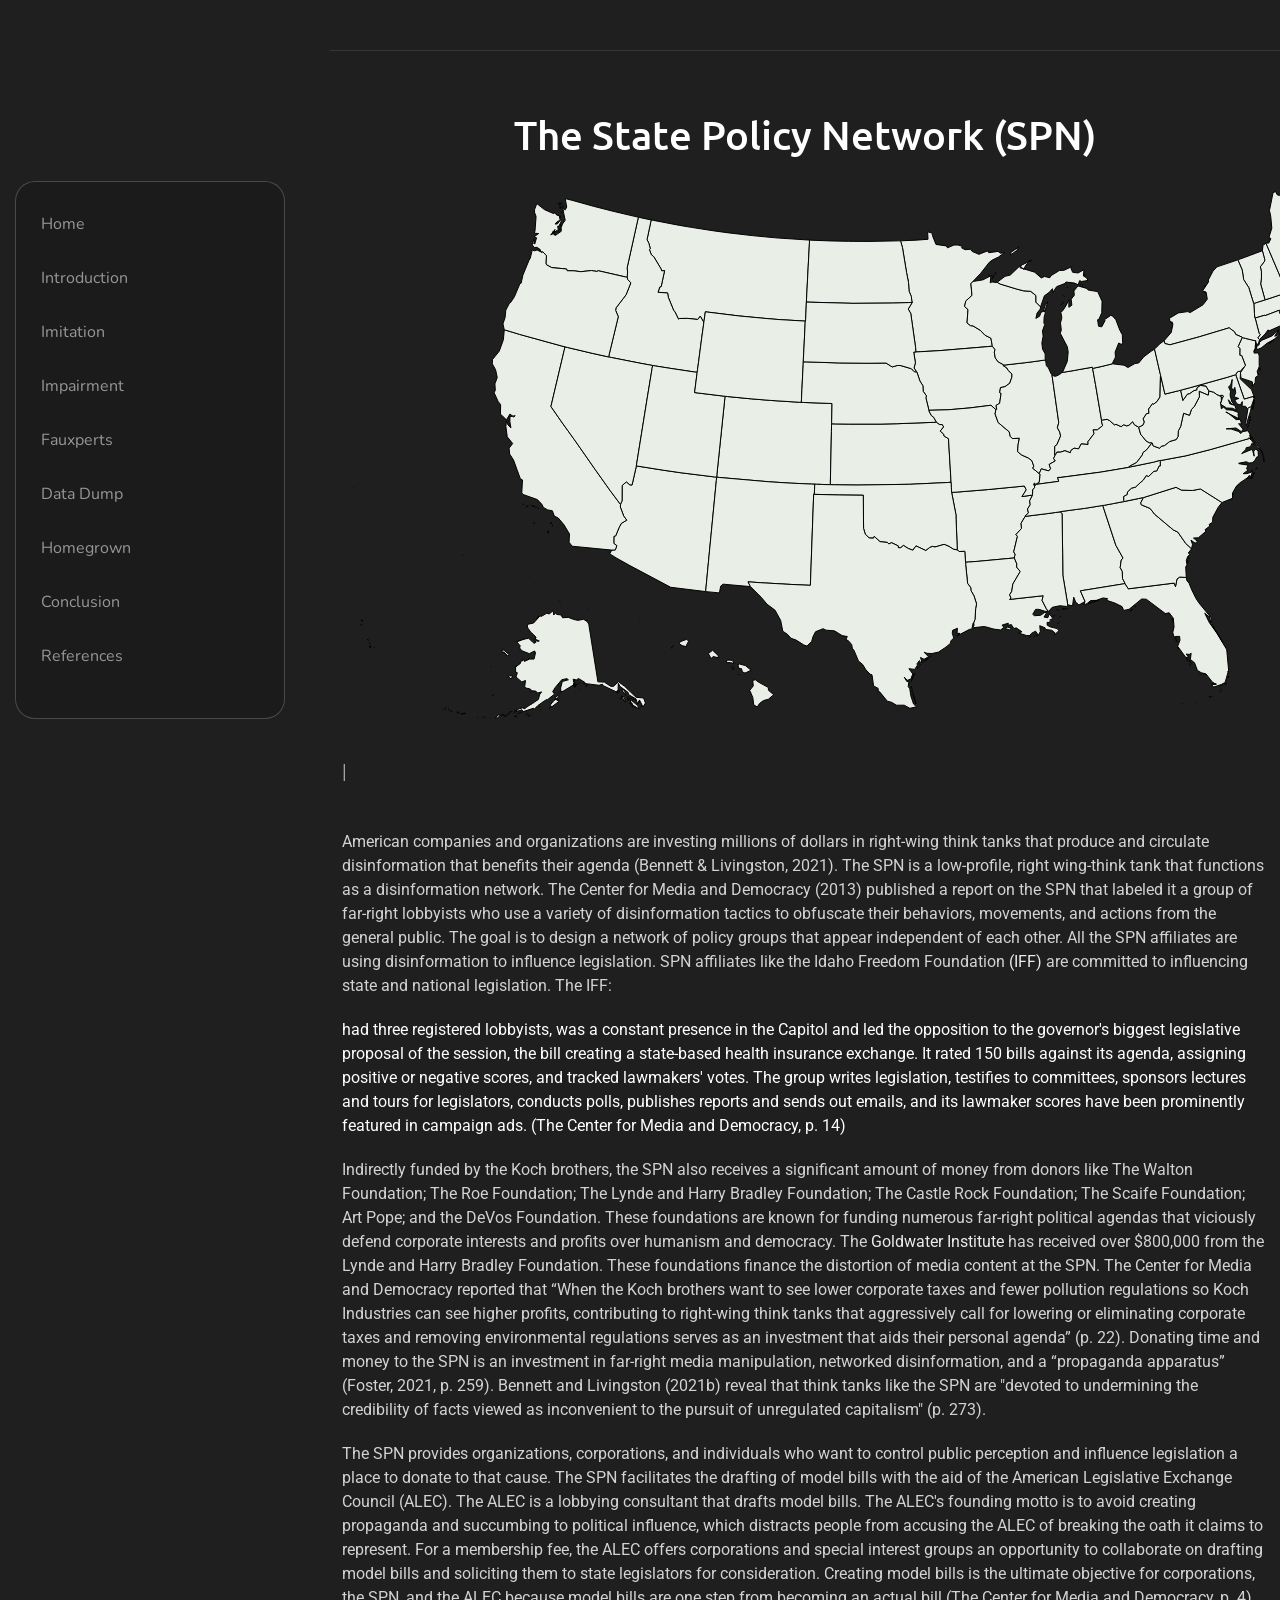
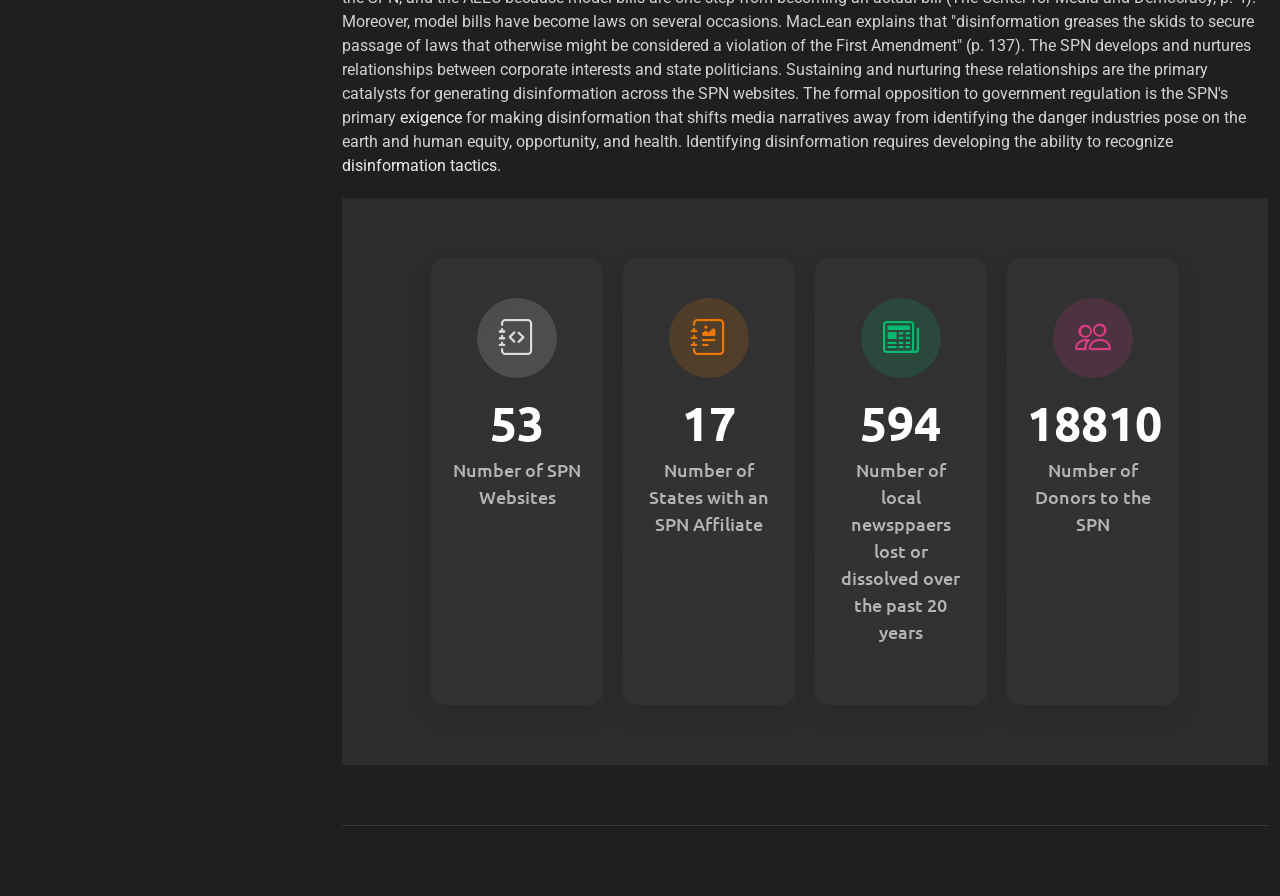
<file: thespn.html>
<!DOCTYPE html>
<html lang="en">

<head>
  <meta charset="utf-8">
  <meta content="width=device-width, initial-scale=1.0" name="viewport">
  <title>The SPN</title>
  <meta name="description" content="">
  <meta name="keywords" content="">

  <!-- Favicons -->
  <link href="img/spn/disguise.png" rel="icon">
  <link href="img/spn/disguise.png" rel="apple-touch-icon">

  <!-- Fonts -->
  <link href="https://fonts.googleapis.com" rel="preconnect">
  <link href="https://fonts.gstatic.com" rel="preconnect" crossorigin>
  <link href="https://fonts.googleapis.com/css2?family=Roboto:ital,wght@0,100;0,300;0,400;0,500;0,700;0,900;1,100;1,300;1,400;1,500;1,700;1,900&family=Ubuntu:ital,wght@0,300;0,400;0,500;0,700;1,300;1,400;1,500;1,700&family=Nunito:ital,wght@0,200;0,300;0,400;0,500;0,600;0,700;0,800;0,900;1,200;1,300;1,400;1,500;1,600;1,700;1,800;1,900&display=swap" rel="stylesheet">

  <!-- Vendor CSS Files -->
  <link href="vendor/bootstrap/css/bootstrap.min.css" rel="stylesheet">
  <link href="vendor/bootstrap-icons/bootstrap-icons.css" rel="stylesheet">
  <link href="vendor/aos/aos.css" rel="stylesheet">
  <link href="vendor/glightbox/css/glightbox.min.css" rel="stylesheet">
  <link href="vendor/swiper/swiper-bundle.min.css" rel="stylesheet">

  <!-- Main CSS File -->
  <link href="css/main.css" rel="stylesheet">
  <link href="css/style.css" rel="stylesheet">
</head>

<body class="portfolio-details-page">

  <header id="header" class="header dark-background d-flex flex-column justify-content-center">
    <i class="header-toggle d-xl-none bi bi-list"></i>

    <div class="header-container d-flex flex-column align-items-start">
      <nav id="navmenu" class="navmenu">
          </li>
          <ul>
            <li><a href="index.html"><i></i>Home</a></li>  
          <li><a href="intro.html"><i></i>Introduction</a></li>
          <li><a href="imitation.html"><i></i>Imitation</a></li>
          <li><a href="impairment.html"><i></i>Impairment</a></li>
          <li><a href="fauxpert.html"><i></i>Fauxperts</a></li>
              <li><a href="data.html">Data Dump</a></li>
              <li><a href="homegrown.html">Homegrown</a></li>
              <li><a href="conclusion.html">Conclusion</a></li>
              <li><a href="references.html">References</a></li>
  
                         
        </ul>
      </nav>
    </div>

  </header>

  <main class="main">

    <!-- Page Title -->
    <div class="page-title dark-background">
      <div class="container d-lg-flex justify-content-between align-items-center">
       
        <nav class="breadcrumbs">
  
        </nav>
      </div>
    </div><!-- End Page Title -->

    <!-- Portfolio Details Section -->
    <section id="portfolio-details" class="portfolio-details section">

      <div class="container" data-aos="fade-up" data-aos-delay="100">
           <h1><center>The State Policy Network (SPN)</center></h1>

                  <svg
   xmlns:dc="http://purl.org/dc/elements/1.1/"
   xmlns:cc="http://creativecommons.org/ns#"
   xmlns:rdf="http://www.w3.org/1999/02/22-rdf-syntax-ns#"
   xmlns:svg="http://www.w3.org/2000/svg"
   xmlns="http://www.w3.org/2000/svg"
   xmlns:sodipodi="http://sodipodi.sourceforge.net/DTD/sodipodi-0.dtd"
   xmlns:inkscape="http://www.inkscape.org/namespaces/inkscape"
   enable_background="new 0 0 1000 589"
   height="589px"
   pretty_print="False"
   style="stroke-linejoin: round; stroke:#000; fill: none;"
   version="1.1"
   viewBox="0 0 1000 589"
   width="1000px"
   id="svg"
   inkscape:version="0.48.4 r9939"
   sodipodi:docname="us.svg">
  <sodipodi:namedview
     pagecolor="#ffffff"
     bordercolor="#666666"
     borderopacity="1"
     objecttolerance="10"
     gridtolerance="10"
     guidetolerance="10"
     inkscape:pageopacity="0"
     inkscape:pageshadow="2"
     inkscape:window-width="1920"
     inkscape:window-height="1137"
     id="namedview69"
     showgrid="false"
     inkscape:zoom="0.80893016"
     inkscape:cx="817.66365"
     inkscape:cy="409.3738"
     inkscape:window-x="1192"
     inkscape:window-y="118"
     inkscape:window-maximized="1"
     inkscape:current-layer="svg2" />
  <defs
     id="defs4">
    <style
       type="text/css"
       id="style6">path { fill-rule: evenodd; }</style>
  </defs>
  <metadata
     id="metadata8">
    <views
       id="views10">
      <view
         h="589.235294118"
         padding="0"
         w="1000"
         id="view12">
        <proj
           id="laea-usa"
           lat0="45"
           lon0="-100" />
        <bbox
           h="321.97"
           w="589.33"
           x="690.09"
           y="918.69"
           id="bbox15" />
      </view>
    </views>
    <rdf:RDF>
      <cc:Work
         rdf:about="">
        <dc:format>image/svg+xml</dc:format>
        <dc:type
           rdf:resource="http://purl.org/dc/dcmitype/StillImage" />
        <dc:title />
      </cc:Work>
    </rdf:RDF>
  </metadata>

  <a xlink:title="Examples of Fauxperts in Massachusetts" xlink:href="fauxpert.html" target="_blank" id="MA">
    <path
     inkscape:connector-curvature="0"
     id="MA"
     data-name="Massachusetts"
     data-id="MA"
     d="m 956.31178,153.05085 -0.29118,-0.19412 0,0.29119 0.29118,-0.0971 z m -2.91189,-2.6207 0.67944,-0.29119 0,-0.38825 -0.67944,0.67944 z m 12.03583,-7.57092 -0.0971,-1.35889 -0.19412,-0.7765 0.29119,2.13539 z m -42.41659,-9.9975 -0.67944,0.29119 -5.5326,1.65007 -1.94126,0.67944 -2.23245,0.67944 -0.7765,0.29119 0,0.29119 0.29118,5.04728 0.29119,4.65903 0.29119,4.27078 0.48532,0.29119 1.74714,-0.48532 7.86211,-2.32951 0.19412,0.48531 13.97709,-5.33847 0.0971,0.19413 1.26182,-0.48532 4.4649,-1.74713 4.27078,5.14434 0,0 0.58238,-0.48531 0.29119,-1.45595 -0.0971,2.32952 0,0 0.97063,0 0.29119,1.16475 0.87357,1.65008 0,0 4.56197,-5.5326 3.78546,1.26182 0.87357,-1.94126 6.21204,-3.30015 -2.62071,-5.14435 0.67945,3.30015 -3.20309,2.42658 -3.59133,0.29119 -7.18267,-7.66799 -3.20309,-4.85315 3.20309,-3.39721 -3.30015,-0.19413 -1.35888,-3.20308 -0.0971,-0.19413 -5.53259,6.01791 -12.22996,4.07666 -3.97959,1.26182 0,0 z"
     /></a>

   <a xlink:title="Freedom Foundation of Minnesota" xlink:href="https://freedomfoundationofminnesota.com/" target="_blank" id="MN">   
  <path
     inkscape:connector-curvature="0"
     id="MN"
     data-name="Minnesota"
     data-id="MN" 
     d="m 558.54712,73.847349 1.94126,6.891482 4.07665,24.848159 1.94126,9.90044 0.58238,8.73568 2.23246,5.24141 0.48531,4.4649 0.38825,1.45595 -0.0971,0.29119 -3.88252,6.40616 2.52364,4.27078 4.85315,34.16622 0.19413,4.4649 4.85315,-0.29119 19.12144,-1.06769 47.75505,-3.97959 4.7561,-0.48532 0,-0.48531 -1.35889,-7.47386 -5.92085,-3.00896 -4.65903,-4.85315 -7.37679,-4.46491 -2.32952,-0.19412 -3.59133,-2.71777 0.97063,-13.39471 -3.39721,-3.10602 1.16476,-5.43554 6.21204,-5.62966 -1.0677,-11.64757 2.23245,-2.52364 0,0 7.57093,-7.95918 8.63861,-11.065195 3.30015,-2.329514 5.82379,-2.814831 6.11497,-4.561967 -4.07665,0.776505 -2.42658,-1.844199 -9.31806,1.261821 -1.45594,-1.747136 -8.34743,3.397209 -6.69736,-2.814831 -1.84419,-2.232452 -5.33848,0.388253 -3.59133,-1.844199 1.16476,-1.358884 -4.56197,-1.455947 -4.07665,0 -6.50323,2.814831 -1.26182,-1.941263 -10.28869,-1.455947 -3.49427,-8.73568 -0.38826,-2.620705 -4.4649,-1.26182 0.38825,7.47386 -11.8417,0.873568 -14.65653,0.582379 -0.97063,0.09706 z"
     /></a>

     <a xlink:title="Montana Policy Institute" xlink:href="https://ballotpedia.org/Montana_Policy_Institute" target="_blank" id="MT">
  <path
     inkscape:connector-curvature="0"
     id="MT"
     data-name="Montana"
     data-id="MT"
     d="m 465.65771,72.973781 -32.12789,-2.135389 -23.39221,-2.232451 -23.29515,-2.717768 -14.46241,-1.941262 -23.10102,-3.591336 -11.55051,-1.941262 -25.81879,-4.950219 -2.71777,-0.582379 -4.17371,19.800877 1.8442,3.591335 1.45595,5.532598 -0.87357,0.776505 1.8442,5.047282 2.52364,2.135389 7.18267,12.035829 0.67944,2.03832 2.91189,-0.19412 -3.39721,15.91835 -1.35888,0.38825 -1.8442,5.33847 9.60925,0.67944 0.77651,4.46491 5.43553,13.29765 0.97063,0.7765 3.78546,7.76505 0.97063,-0.7765 8.05624,-0.0971 10.19163,1.0677 2.52364,-3.30015 3.00896,5.43553 0.58238,0.29119 0.0971,-0.58237 1.35888,-9.51219 33.19559,4.07665 26.49823,2.52364 13.97709,1.16476 24.94522,1.45595 1.26182,0.0971 0.29119,0 0.0971,-1.35888 0.29119,-6.69736 0.38825,-8.83274 0.0971,-2.23246 0.19413,-3.88252 1.55301,-30.47782 1.26182,-23.683401 0.0971,-3.882525 -1.8442,-0.09706 z"
      /></a>

      <a xlink:title="Roughrider Policy Center" xlink:href="https://spn.org/organization/roughrider-institute/" target="_blank" id="ND">
  <path
     inkscape:connector-curvature="0"
     id="ND"
     data-name="North Dakota"
     data-id="ND"
     d="m 556.50879,73.847349 -29.31306,0.582379 -20.48032,-0.09706 -17.56842,-0.388253 -20.57738,-0.776505 -1.0677,-0.09706 -0.0971,3.882525 -1.26182,23.683405 -1.55301,30.47782 -0.19413,3.88252 3.78546,0.19413 42.80484,1.16476 39.50469,-0.29119 16.40367,-0.48532 3.30014,-0.19412 -0.38825,-1.45595 -0.48531,-4.4649 -2.23246,-5.24141 -0.58238,-8.73568 -1.94126,-9.90044 -4.07665,-24.848163 -1.94126,-6.891482 -2.03833,0 z"
    /></a>

    <a xlink:title="Grassroot Institute of Hawaii" xlink:href="https://www.grassrootinstitute.org/" target="_blank" id="HI">
  <path
     inkscape:connector-curvature="0"
     id="HI"
     data-name="Hawaii"
     data-id="HI"
     d="m 416.34965,514.99923 -3.00896,-2.23245 -2.6207,0.67944 0.58238,5.43553 -3.59134,4.46491 3.10602,7.08561 0.87357,7.27973 3.59133,2.32951 2.23246,-3.59133 3.97958,-2.91189 4.85316,-1.26183 5.33847,-4.56196 -5.24141,-4.46491 -0.0971,-2.71776 -9.9975,-5.5326 z m -17.66549,-7.86211 -1.45595,-1.26182 -1.35888,1.8442 2.81483,-0.58238 z m -7.27973,-4.17372 0.38825,-3.59133 -1.8442,-0.29119 1.45595,3.88252 z m 6.11497,-5.92085 -1.65007,0.77651 1.16476,3.6884 2.52364,0.19412 0.7765,3.20308 2.71777,1.16476 6.01791,-2.81483 -5.62966,-4.65903 -5.92085,-1.55301 z m -12.42408,-3.97959 -0.87356,2.62071 4.17371,-0.0971 3.88252,0.97063 -2.03832,-3.20309 -5.14435,-0.29119 z m -12.22995,-7.66798 -2.23245,-2.13539 -4.27078,3.30015 2.71777,5.04728 1.94126,-2.03833 5.5326,1.16476 -0.48532,-2.32952 -3.20308,-3.00895 z m -43.48428,-4.27078 0.58238,-1.35888 1.65007,-0.87357 -2.23245,2.23245 z m 15.43304,-8.83274 -6.79442,2.52364 -0.67944,1.8442 2.71777,1.94126 3.78546,0.97063 2.71776,-5.33847 -1.74713,-1.94126 z m -47.07561,-17.85962 0,-0.0971 -0.19413,0 0.19413,0.0971 z m -51.44346,-12.71527 0,0.19413 0.0971,0 -0.0971,-0.19413 z m -26.98355,-4.4649 0.0971,0.0971 0,0 -0.0971,-0.0971 z m -1.06769,-1.94126 0,0 0,0 0,0 z m -0.87357,-0.97063 -0.19412,0 0,0.0971 0.19412,-0.0971 z m 0.67944,0 -0.0971,0 0.0971,0 0,0 z m -0.0971,-0.0971 0,0 0,0.0971 0,-0.0971 z m -30.47782,-25.04228 -0.0971,-0.29119 0,0.0971 0.0971,0.19413 z m -66.48824,-21.25682 -0.29119,0.29118 0.19413,0.0971 0.0971,-0.38825 z m -70.370758,-49.01688 0,0 0,0 0,0 z m 2.426578,0.0971 -0.09706,0 0,0 0.09706,0 z m -0.485316,-0.0971 0,0 0,0 0,0 z m -41.445952,-18.1508 0.291189,-0.0971 0,-0.19412 -0.291189,0.29119 z"
      /></a>

      <a xlink:title="Idaho Freedom Foundation" xlink:href="https://idahofreedom.org/" target="_blank" id="Id">
  <path
     inkscape:connector-curvature="0"
     id="ID"
     data-name="Idaho"
     data-id="ID"
     d="m 309.0949,52.881715 -8.63862,-1.747136 -2.81483,-0.679442 -1.26182,-0.291189 -11.25932,50.666952 0.48532,4.17371 -0.38826,4.36784 0.19413,0.97063 0,0.0971 0.0971,1.84419 3.30015,3.59134 -4.75609,11.93876 -10.09457,13.20059 -0.29119,2.42658 2.62071,6.21204 -9.221,38.24287 -0.38825,2.03832 2.71776,0.58238 27.46887,5.43553 10.96813,2.03833 2.81483,0.48532 2.71777,0.48531 13.97709,2.23245 25.04228,3.78546 2.81483,0.38826 0.38825,-3.20309 0.87357,-6.3091 3.30015,-25.23641 1.74714,-12.52114 0.38825,-3.20309 -0.58238,-0.29119 -3.00896,-5.43553 -2.52364,3.30015 -10.19163,-1.0677 -8.05624,0.0971 -0.97063,0.7765 -3.78546,-7.76505 -0.97063,-0.7765 -5.43553,-13.29765 -0.77651,-4.46491 -9.60925,-0.67944 1.8442,-5.33847 1.35888,-0.38825 3.39721,-15.91835 -2.91189,0.19412 -0.67944,-2.03832 -7.18267,-12.035829 -2.52364,-2.135389 -1.8442,-5.047282 0.87357,-0.776505 -1.45595,-5.532598 -1.8442,-3.591335 4.17371,-19.800877 -0.0971,0 z"
    /></a>

    <a xlink:title="Washington Policy Center" xlink:href="https://www.washingtonpolicy.org/" target="_blank" id="WA">
  <path
     inkscape:connector-curvature="0"
     id="WA"
     data-name="Washington"
     data-id="WA"
     d="m 192.13384,77.050432 0.0971,-1.650073 -0.19412,0.09706 0.0971,1.55301 z m 20.67445,-8.832744 0.58237,-0.970631 -0.67944,-0.09706 0.0971,1.067694 z m -1.8442,-1.747136 0.58237,-1.941262 -0.58237,-0.194127 0,2.135389 z m 7.0856,-2.814831 -0.0971,-1.941262 -1.65007,2.523641 1.74713,-0.582379 z m 0.19413,-4.076651 0.29119,-1.941262 -0.19413,-0.485316 -0.0971,2.426578 z m 0.29119,-9.512185 -0.0971,-1.067695 -0.38826,-0.09706 0.48532,1.164758 z m 3.10602,-6.406166 -0.87357,-0.09706 -1.74713,2.717767 2.6207,-2.620704 z m -2.42658,-2.620705 0.48532,-0.388252 0.0971,-0.291189 -0.58238,0.679441 z m -0.48531,0.29119 -0.29119,-1.941263 -0.87357,1.650073 1.16476,0.29119 z m -0.48532,-2.717768 -0.87357,-0.388252 0.67944,0.970631 0.19413,-0.582379 z m 2.91189,1.650074 0,-1.261821 -0.29119,0.485316 0.29119,0.776505 z m 0.87357,-1.261821 -0.38825,-0.291189 -0.0971,0 0.48531,0.291189 z m -5.5326,-2.135389 -0.48531,-0.388252 -0.19413,-0.09706 0.67944,0.485315 z m 3.59134,-0.388252 -2.6207,0.679442 0.67944,0.194126 1.94126,-0.873568 z m -2.13539,-0.194126 -0.48531,-0.582379 -0.0971,0.09706 0.58238,0.485316 z m 2.03833,-1.164758 -0.38826,0 0.48532,0.194126 -0.0971,-0.194126 z m -19.02438,49.793381 3.49428,3.785461 -0.58238,7.279734 0.67944,1.8442 5.24141,2.81483 14.75359,1.35888 0.58238,1.74714 6.98855,0.0971 6.60029,0.87357 10.774,-1.16476 5.33848,0.87357 1.45594,-0.67944 27.27474,6.21204 1.8442,0.38825 -0.19413,-0.97063 0.38826,-4.36784 -0.48532,-4.17371 11.25932,-50.666952 -1.55301,-0.29119 -22.71277,-5.338471 -19.80087,-5.047282 -22.42159,-6.21204 -6.69735,-1.650073 1.55301,8.444491 -1.45595,2.717768 -2.6207,-1.358884 2.52364,11.744637 -2.71777,3.882525 -1.26182,3.591336 0,3.688398 -5.72672,3.979588 -2.42658,-1.55301 -2.32952,1.164758 4.27078,-5.532598 -1.06769,3.785462 2.42658,-2.620705 1.94126,0.388253 -0.58238,-4.853156 1.26182,0.194126 2.6207,-5.823787 -0.87356,-0.873568 -3.39721,4.36784 -2.23246,0.09706 2.42658,-2.717767 2.71777,-0.679442 -0.97063,-4.950219 -2.71777,-0.679442 -1.35888,-2.329515 -1.65008,0.873568 -8.9298,-3.882524 -7.86211,-6.114977 -2.13539,5.92085 -0.19413,2.523641 1.65007,4.464904 -1.06769,14.462405 -0.77651,2.232452 4.36784,0.388252 -4.36784,3.10602 2.32952,1.164757 -1.8442,6.21204 -0.87357,-4.853156 -1.65007,5.629661 2.23245,2.717767 2.42658,-0.194126 2.91189,1.747136 1.45595,2.814831 1.74713,0 0,0 z"
    /></a>

    <a xlink:title="Goldwater Institute" xlink:href="https://www.goldwaterinstitute.org/" target="_blank" id="AZ">
  <path
     inkscape:connector-curvature="0"
     id="AZ"
     data-name="Arizona"
     data-id="AZ"
     d="m 372.18593,309.90486 -32.71027,-4.07665 -17.56843,-2.52365 -25.04228,-3.97958 -2.52364,-0.38826 0,0.19413 -4.27078,18.83025 -2.23245,-0.0971 -3.39721,-3.00895 -4.27078,3.59133 -0.0971,15.43304 -1.55301,3.30014 0,0.29119 0,0.0971 -0.19413,2.42657 3.39721,9.12394 3.00896,4.07665 -5.43554,3.20308 -2.13539,3.97959 -3.49427,8.54155 -1.74713,0.38826 -0.0971,7.0856 3.00896,2.23246 -1.55301,4.27077 -3.49427,0.19413 0,0 -2.03833,3.78546 6.98855,4.36784 13.20058,7.3768 40.76651,21.64507 34.55447,4.27078 0.38825,0 2.71777,-28.63362 0.67944,-7.08561 7.27974,-75.12685 0.38825,-3.49427 -2.52364,-0.29119 z"
     /></a>


<a xlink:title="California Policy Center" xlink:href="https://californiapolicycenter.org/" target="_blank" id="CA">
  <path
     inkscape:connector-curvature="0"
     id="CA"
     data-name="California"
     data-id="CA"
     d="m 206.01387,363.77489 0.38825,2.13539 0,0.38825 -0.38825,-2.52364 z m -14.26828,-8.34743 0.67944,1.45595 0.38825,-0.0971 -1.06769,-1.35888 z m 16.98604,-0.29119 0.29119,2.52364 1.74714,1.26182 -2.03833,-3.78546 z m -11.74463,-13.78296 -1.0677,-0.29119 0.87357,0.38825 0.19413,-0.0971 z m -10.77401,-2.9119 -2.6207,1.55301 0.67944,0.67945 1.94126,-2.23246 z m -5.04728,-1.8442 -0.19413,0.77651 0.87357,0.19413 -0.67944,-0.97064 z m 8.54155,1.94127 4.27078,2.42658 0.77651,-0.67945 -5.04729,-1.74713 z m -33.09852,-85.51261 -0.0971,0.0971 0.0971,-0.0971 0,0 z m 10.38575,0.48531 -0.0971,-0.29119 0,0.38826 0.0971,-0.0971 z m 56.00542,-73.6709 -3.78546,-0.97064 -41.54301,-11.45344 -15.43304,-4.65903 0,0.38825 -0.87357,9.60925 -4.07665,11.35638 -6.79442,8.44449 -0.19412,4.27078 3.30014,5.92085 1.65008,7.76505 -2.32952,6.3091 0.38825,6.30911 -1.16475,2.6207 3.97958,8.63862 2.52364,3.30015 -0.19412,9.41512 6.01791,5.72672 3.49427,-5.82378 3.78547,3.00895 1.45594,-1.35888 -5.24141,0.97063 -0.0971,4.95022 1.0677,6.21204 -2.9119,-2.81483 -1.65007,-3.78546 -0.48532,5.2414 1.35889,10.38576 5.43553,6.69735 -3.59133,4.65903 0.58237,5.92085 3.88253,6.01792 6.79442,18.63612 2.13539,1.16475 -0.67945,12.9094 1.0677,1.55301 14.55947,5.24141 4.4649,4.75609 1.55301,3.10602 4.27078,2.42658 4.65903,0.87357 1.94126,5.33847 3.88252,1.8442 5.82379,6.89148 5.43554,9.02687 -0.38826,8.34743 3.00896,3.97958 39.69882,3.88253 0,0 3.49427,-0.19413 1.55301,-4.27077 -3.00896,-2.23246 0.0971,-7.0856 1.74713,-0.38826 3.49427,-8.54155 2.13539,-3.97959 5.43554,-3.20308 -3.00896,-4.07665 -3.39721,-9.12394 0.19413,-2.42657 0,-0.0971 -2.52364,-3.39721 -7.76505,-10.38575 -15.04479,-21.15976 -20.96563,-30.08957 -11.8417,-16.40366 -11.45345,-16.50074 13.20058,-56.00542 0.87357,-3.68839 z"
     /></a>

     <a xlink:title="Independence Institute" xlink:href="https://i2i.org/" target="_blank" id="CO">
  <path
     inkscape:connector-curvature="0"
     id="CO"
     data-name="Colorado"
     data-id="CO"
     d="m 489.6323,255.54951 0.38826,-19.02437 -4.65903,-0.19413 -23.6834,-0.87357 -2.32952,-0.0971 -1.94126,-0.0971 -28.82775,-1.8442 -19.2185,-1.55301 -23.97459,-2.32952 -2.32951,-0.29119 -0.29119,2.52365 -5.24141,50.56988 -1.8442,17.66549 -0.7765,7.66799 -0.19413,2.52364 3.00896,0.29119 48.91981,4.27077 21.54801,1.35889 21.45095,0.97063 3.10602,0.0971 1.94126,0.0971 4.07665,0.0971 1.94127,0.0971 6.11497,0.19413 1.55301,0 0,-1.94127 1.0677,-51.34639 0.0971,-5.72672 0,-1.8442 0.0971,-1.26182 z"
      /></a>

      <a xlink:title="Nevada Policy Research Institute" xlink:href="https://nevadapolicy.org/" target="_blank" id="NV">
  <path
     inkscape:connector-curvature="0"
     id="NV"
     data-name="Nevada"
     data-id="NV"
     d="m 294.82662,295.8307 10.09457,-62.79983 5.14434,-31.44846 0.58238,-3.10601 -2.81483,-0.48532 -10.96813,-2.03833 -27.46887,-5.43553 -2.71776,-0.58238 -2.71777,-0.58238 -13.6859,-3.00895 -24.55697,-5.82379 -2.71777,-0.67944 -0.87357,3.68839 -13.20058,56.00542 11.45345,16.50074 11.8417,16.40366 20.96563,30.08957 15.04479,21.15976 7.76505,10.38575 2.52364,3.39721 0,-0.29119 1.55301,-3.30014 0.0971,-15.43304 4.27078,-3.59133 3.39721,3.00895 2.23245,0.0971 4.27078,-18.83025 0,-0.19413 0.48531,-3.10602 z"
     /></a>

     <a xlink:title="Rio Grande Foundation" xlink:href="https://riograndefoundation.org/" target="_blank" id="NM">
  <path
     inkscape:connector-curvature="0"
     id="NM"
     data-name="New Mexico"
     data-id="NM"
     d="m 472.45213,324.75551 0.0971,-2.52364 0.0971,-2.52364 0.0971,-2.52364 -3.10602,-0.0971 -21.45095,-0.97063 -21.54801,-1.35889 -48.91981,-4.27077 -3.00896,-0.29119 -0.38825,3.49427 -7.27974,75.12685 -0.67944,7.08561 -2.71777,28.63362 0.38826,0.0971 13.39471,1.26183 1.26182,-6.79442 2.42658,-1.94127 27.17767,2.42658 0.19413,0 -2.42658,-4.75609 12.32701,0.87357 30.76901,1.74713 19.2185,0.87357 3.30015,-91.0452 0.67944,0.0971 0.0971,-2.62071 z"
     /></a>

     <a xlink:title="Cascade Policy Institute" xlink:href="https://cascadepolicy.org/" target="_blank" id="OR">
  <path
     inkscape:connector-curvature="0"
     id="OR"
     data-name="Oregon"
     data-id="OR"
     d="m 162.2384,162.75717 15.43304,4.65903 41.54301,11.45344 3.78546,0.97064 2.71777,0.67944 24.55697,5.82379 13.6859,3.00895 2.71777,0.58238 0.38825,-2.03832 9.221,-38.24287 -2.62071,-6.21204 0.29119,-2.42658 10.09457,-13.20059 4.75609,-11.93876 -3.30015,-3.59134 -0.0971,-1.84419 0,-0.0971 -1.8442,-0.38825 -27.27474,-6.21204 -1.45594,0.67944 -5.33848,-0.87357 -10.774,1.16476 -6.60029,-0.87357 -6.98855,-0.0971 -0.58238,-1.74714 -14.75359,-1.35888 -5.24141,-2.81483 -0.67944,-1.8442 0.58238,-7.279734 -3.49428,-3.785461 -0.29118,0.09706 -0.67945,0.485315 -4.85315,-2.523641 -2.9119,0.873568 -1.94126,-0.970631 -2.03832,8.347429 -1.35889,2.329514 -6.01791,14.656531 -1.74714,8.05624 -1.06769,0.0971 -5.62966,13.39471 -3.78546,5.72672 -1.35889,0.97063 -3.49427,6.79442 -0.67944,7.18267 -2.13539,6.40617 1.26182,5.82378 0,0.0971 z m 35.5251,-79.688825 -0.29119,-0.873568 -0.0971,0.679442 0.38825,0.194126 z"
     /></a>

     <a xlink:title="Sutherland Institute" xlink:href="https://sutherlandinstitute.org/" target="_blank" id="UT">
 <path
     inkscape:connector-curvature="0"
     id="UT"
     data-name="Utah"
     data-id="UT"
     d="m 352.38505,204.97962 -25.04228,-3.78546 -13.97709,-2.23245 -2.71777,-0.48531 -0.58238,3.10601 -5.14434,31.44846 -10.09457,62.79983 -0.48531,3.10602 2.52364,0.38826 25.04228,3.97958 17.56843,2.52365 32.71027,4.07665 2.52364,0.29119 0.19413,-2.52364 0.7765,-7.66799 1.8442,-17.66549 5.24141,-50.56988 0.29119,-2.52365 -1.94126,-0.19412 -24.7511,-3.00896 -3.78546,-0.48531 2.42658,-18.92731 0.19412,-1.26182 -2.81483,-0.38826 z"
     /></a>

     <a xlink:title="Wyoming Liberty Group" xlink:href="https://wyliberty.org/" target="_blank" id="WY">
  <path
     inkscape:connector-curvature="0"
     id="WY"
     data-name="Wyoming"
     data-id="WY"
     d="m 461.38694,192.16729 0.7765,-15.14184 0.97063,-20.38326 0.0971,-2.52364 -1.26182,-0.0971 -24.94522,-1.45595 -13.97709,-1.16476 -26.49823,-2.52364 -33.19559,-4.07665 -1.35888,9.51219 -0.0971,0.58237 -0.38825,3.20309 -1.74714,12.52114 -3.30015,25.23641 -0.87357,6.3091 -0.38825,3.20309 -0.19412,1.26182 -2.42658,18.92731 3.78546,0.48531 24.7511,3.00896 1.94126,0.19412 2.32951,0.29119 23.97459,2.32952 19.2185,1.55301 28.82775,1.8442 1.94126,0.0971 0.0971,-2.52364 0.48532,-10.19163 0.87357,-17.76255 0.38825,-7.57092 0.0971,-2.52364 0.0971,-2.62071 z"
     /></a>

     <a xlink:title="Advance Arkansas Institute" xlink:href="https://www.advancearkansasinstitute.org/" target="_blank" id="AR">
  <path
     inkscape:connector-curvature="0"
     id="AR"
     data-name="Arkansas"
     data-id="AR"
     d="m 690.4559,328.05566 -10.48282,1.55301 4.27078,-6.79442 -1.8442,-3.78546 -36.98105,3.59134 -31.25432,2.52364 -4.56197,0.29119 0.58238,2.71776 3.78546,19.60675 0.0971,4.36784 1.0677,26.40117 0.0971,4.36784 0.29119,0.0971 1.45595,1.55301 5.82378,-0.19413 0.58238,8.54155 0.19413,2.42658 3.00896,-0.29119 9.22099,-0.67944 36.5928,-3.39721 0.19412,0 -0.0971,-2.13539 0.97063,-0.67944 -1.74713,-3.30014 3.6884,-15.5301 -1.45595,-1.74714 5.5326,-6.11498 -0.38826,-5.2414 4.07665,-6.79442 0,-0.0971 -0.19412,-0.19412 3.49427,-3.20309 -0.97063,-3.88252 2.71777,-4.27078 -0.58238,-3.97959 2.91189,-5.62966 0,-0.0971 -0.0971,0 z"
     /></a>

     <a xlink:title="Iowans for Tax Relief Foundation" xlink:href="https://itrfoundation.org/" target="_blank" id="IA">
  <path
     inkscape:connector-curvature="0"
     id="IA"
     data-name="Iowa"
     data-id="IA"
     d="m 661.53109,197.69989 -5.33847,-2.81483 -2.9119,-3.97959 -0.97063,-5.72672 0.77651,-2.62071 -2.81483,-3.39721 0,0 -4.7561,0.48532 -47.75505,3.97959 -19.12144,1.06769 -4.85315,0.29119 -2.03833,0.0971 1.65008,10.77401 -1.35889,5.14435 2.13539,3.20308 0,0.67944 0.67944,0.0971 3.10602,9.12394 3.00896,4.75609 0.19413,5.43554 3.30014,4.56196 -0.58238,1.94126 3.00896,12.22996 0,0.29119 0,0 19.89794,-0.58238 21.25682,-1.8442 20.86857,-2.62071 4.7561,4.17372 0.19412,0.19412 0.87357,-0.38825 -0.67944,-3.78546 3.59133,-2.23245 1.45595,-9.90044 -1.45595,-0.67944 0.87357,-5.04728 4.36784,-0.87357 4.85316,-3.49427 2.13539,-6.11498 0.0971,-3.10602 -3.88252,-3.6884 -1.16476,-2.32951 -3.6884,-2.32952 0.19413,-0.48531 0.0971,-0.48532 z"
      /></a>

      <a xlink:title="Kansas Policy Institute" xlink:href="https://kansaspolicy.org/" target="_blank" id="KS">
  <path
     inkscape:connector-curvature="0"
     id="KS"
     data-name="Kansas"
     data-id="KS"
     d="m 608.92288,312.71969 -2.42658,-41.0577 -4.36784,-2.52364 -0.38825,-1.94127 -3.49428,-3.10602 3.39721,-4.17371 -1.35888,-2.42658 -2.52364,0.0971 -2.32952,-1.65008 -0.97063,-0.7765 -3.30014,0.19412 -35.81629,1.35889 -16.40367,0.38825 -32.61321,0 -13.10352,-0.19413 -3.6884,-0.0971 0,1.8442 -0.0971,5.72672 -1.0677,51.34639 0,1.94127 4.17372,0.0971 22.51864,0.29119 52.70528,-0.77651 37.56342,-1.74713 3.6884,-0.29119 -0.0971,-2.52364 z"
      /></a>

      <a xlink:title="Show-Me Institute" xlink:href="https://showmeinstitute.org/" target="_blank" id="MO">
  <path
     inkscape:connector-curvature="0"
     id="MO"
     data-name="Missouri"
     data-id="MO"
     d="m 653.66898,242.44599 -4.7561,-4.17372 -20.86857,2.62071 -21.25682,1.8442 -19.89794,0.58238 0,0 -0.0971,0.58238 2.42657,4.65903 2.23246,1.553 2.6207,4.65903 0.38825,0.38826 0.97063,0.7765 2.32952,1.65008 2.52364,-0.0971 1.35888,2.42658 -3.39721,4.17371 3.49428,3.10602 0.38825,1.94127 4.36784,2.52364 2.42658,41.0577 0.0971,2.52364 0.19413,2.52364 0.0971,2.52364 0.19413,2.6207 0.0971,2.52365 4.56197,-0.29119 31.25432,-2.52364 36.98105,-3.59134 1.8442,3.78546 -4.27078,6.79442 10.48282,-1.55301 0.0971,0 0,-0.7765 0.19413,-4.46491 1.94126,-2.42658 -0.58238,-2.71776 -0.0971,-0.0971 -0.0971,-0.0971 0.38825,-1.26182 0.58238,0.19413 0.29119,0.7765 -0.0971,0.29119 0,0.0971 0,0.77651 0.38826,0.0971 0.7765,-0.97063 0,-0.0971 0.0971,-0.29119 2.52364,-1.55301 0.38826,-0.19413 0.87357,-7.95917 -0.19413,-0.38826 -0.29119,-0.0971 -6.89148,-5.62966 1.06769,-2.03833 -1.94126,-5.53259 -3.49427,-2.71777 -6.60029,-2.9119 -4.17372,-3.3972 0.48532,-6.98855 1.26182,-6.50323 -6.98855,0.38825 -2.13539,-2.23245 -0.97063,-4.4649 -11.06519,-9.31806 -3.10602,-8.63862 0.7765,-4.27078 0,0 -0.19412,-0.19412 z"
     /></a>

     <a xlink:title="Platte Institute for Economic Research" xlink:href="https://platteinstitute.org/" target="_blank" id="NE">
  <path
     inkscape:connector-curvature="0"
     id="NE"
     data-name="Nebraska"
     data-id="NE"
     d="m 572.33008,204.68843 -3.00895,-3.00895 -10.57988,-3.10602 -3.39721,-0.0971 -5.14435,1.45594 -6.11498,-3.88252 -19.12143,0.19412 -27.85712,-0.29119 -32.90439,-1.06769 -2.9119,-0.0971 -0.0971,2.52364 -0.38825,7.57092 -0.87357,17.76255 -0.48532,10.19163 -0.0971,2.52364 2.32952,0.0971 23.6834,0.87357 4.65903,0.19413 -0.38826,19.02437 -0.0971,1.26182 3.6884,0.0971 13.10352,0.19413 32.61321,0 16.40367,-0.38825 35.81629,-1.35889 3.30014,-0.19412 -0.38825,-0.38826 -2.6207,-4.65903 -2.23246,-1.553 -2.42657,-4.65903 0.0971,-0.58238 0,-0.29119 -3.00896,-12.22996 0.58238,-1.94126 -3.30014,-4.56196 -0.19413,-5.43554 -3.00896,-4.75609 -3.10602,-9.12394 -0.67944,-0.0971 -1.8442,-0.19413 z"
      /></a>

      <a xlink:title="Oklahoma Council of Public Affairs" xlink:href="https://ocpathink.org/" target="_blank" id="OK">
  <path
     inkscape:connector-curvature="0"
     id="OK"
     data-name="Oklahoma"
     data-id="OK"
     d="m 609.50526,322.91131 -0.19413,-2.6207 -0.0971,-2.52364 -0.19413,-2.52364 -3.6884,0.29119 -37.56342,1.74713 -52.70528,0.77651 -22.51864,-0.29119 -4.17372,-0.0971 -1.55301,0 -6.11497,-0.19413 -1.94127,-0.0971 -4.07665,-0.0971 -1.94126,-0.0971 -0.0971,2.52364 -0.0971,2.52364 -0.0971,2.52364 -0.0971,2.62071 0.58238,0 23.48927,0.58238 24.84816,0.29119 0.29119,33.19558 1.74714,5.82379 3.88252,3.6884 4.17372,0.19413 0.87356,-1.74714 5.72673,5.24141 7.47386,0.7765 1.35888,1.55301 2.71777,-1.26182 6.79442,3.20309 0,1.84419 2.52364,-0.0971 2.6207,-2.23245 4.85316,3.10602 4.56197,1.65007 3.10601,-4.27077 9.90044,4.65902 3.6884,-3.00895 3.00896,-1.16476 2.42658,0.58238 9.12393,-2.6207 4.85316,2.03832 4.36784,2.81483 3.78546,0.67944 0.0971,0 -0.0971,-4.36784 -1.0677,-26.40117 -0.0971,-4.36784 -3.78546,-19.60675 -0.58238,-2.71776 -0.0971,-2.52365 z"
      /></a>

      <a xlink:title="Great Plains Public Policy Institute" xlink:href="https://www.greatplainsppi.org/" target="_blank" id="SD">
  <path
     inkscape:connector-curvature="0"
     id="SD"
     data-name="South Dakota"
     data-id="SD"
     d="m 566.89455,135.57949 -16.40367,0.48532 -39.50469,0.29119 -42.80484,-1.16476 -3.78546,-0.19413 -0.0971,2.23246 -0.38825,8.83274 -0.29119,6.69736 -0.0971,1.35888 -0.29119,0 -0.0971,2.52364 -0.97063,20.38326 -0.7765,15.14184 -0.0971,2.62071 2.9119,0.0971 32.90439,1.06769 27.85712,0.29119 19.12143,-0.19412 6.11498,3.88252 5.14435,-1.45594 3.39721,0.0971 10.57988,3.10602 3.00895,3.00895 1.8442,0.19413 0,-0.67944 -2.13539,-3.20308 1.35889,-5.14435 -1.65008,-10.77401 2.03833,-0.0971 -0.19413,-4.4649 -4.85315,-34.16622 -2.52364,-4.27078 3.88252,-6.40616 0.0971,-0.29119 -3.30014,0.19412 z"
      /></a>

      <a xlink:title="Pelican Institute" xlink:href="https://pelicanpolicy.org/" target="_blank" id="LA">
  <path
     inkscape:connector-curvature="0"
     id="LA"
     data-name="Louisiana"
     data-id="LA"
     d="m 688.99995,469.2825 -1.26182,0.29119 -0.58238,0.58238 1.8442,-0.87357 z m 4.07665,0 -0.67944,-0.29119 -0.19412,0.29119 0.87356,0 z m 2.32952,-0.77651 -0.67944,0 -0.38826,0.48532 1.0677,-0.48532 z m -1.16476,-0.67944 -0.19413,-0.29119 -0.0971,0.29119 0.29119,0 z m 7.76505,-5.14434 -0.29119,0.19412 0.48532,0 -0.19413,-0.19412 z m 13.58884,-5.72673 0.58238,-0.7765 -0.67945,0.87357 0.0971,-0.0971 z m 1.94126,-2.52364 -0.19413,0.0971 0,0.0971 0.19413,-0.19413 z m -49.89044,8.54156 1.45594,-1.8442 -3.97959,-1.0677 -1.74713,1.45595 4.27078,1.45595 z m 40.28119,-8.44449 -0.38825,-0.38826 -0.0971,0.19413 0.48532,0.19413 z m 1.06769,-1.74714 -0.97063,-0.29119 0.29119,0.97063 0.67944,-0.67944 z m 7.95918,-1.65007 0,-0.29119 0,0.0971 0,0.19413 z m 1.94126,-1.26182 -0.0971,-0.0971 0.0971,0.19413 0,-0.0971 z m -0.7765,-0.19413 -0.19413,-0.0971 -0.0971,0.29119 0.29119,-0.19413 z m -6.79442,-0.29119 0.87357,-0.29119 0,-0.29119 -0.87357,0.58238 z m 0.48532,-0.48532 0.48531,-0.48531 -0.0971,-0.0971 -0.38825,0.58237 z m -3.39721,-3.59133 -0.19413,0.19413 0.0971,0 0.0971,-0.19413 z m -35.8163,-54.35535 -0.19412,0 -36.5928,3.39721 -9.22099,0.67944 -3.00896,0.29119 0.0971,2.32952 1.94126,18.73318 3.20309,4.4649 0.0971,2.62071 3.10602,5.43553 2.52364,7.95918 -0.87357,4.4649 -0.67944,11.0652 -1.45594,3.59133 0.19412,0 0.29119,2.52364 -1.65007,2.32952 12.03582,-1.35889 9.41513,2.62071 6.69735,0.87357 3.39721,-2.42658 -1.8442,-2.42658 6.21204,-1.94126 -0.19412,2.13539 3.20308,-0.77651 2.6207,4.07665 2.23245,-0.7765 5.82379,3.97959 -3.59133,1.26182 8.25036,2.42657 3.10602,0 1.8442,-2.23245 3.97959,-2.13539 2.81483,4.07666 1.94126,-3.6884 -0.58238,-5.82379 5.24141,2.03833 0.58238,1.74713 6.21204,0.77651 3.10602,2.52364 -0.38825,2.03832 4.36784,-4.07665 -1.65008,-2.13539 -7.27973,-1.8442 -2.71777,-1.55301 -0.0971,-2.91189 3.00896,0.38825 2.32951,-4.75609 -3.00896,-4.17371 -1.65007,3.97958 -3.78546,-0.67944 2.6207,-4.27078 -1.74713,-0.48531 -4.27078,3.00896 -6.11498,0.38825 -1.74713,-1.35889 2.81483,-4.95021 3.30014,-0.0971 5.62967,1.8442 4.07665,0.38825 0,0 -2.23245,-2.81483 -4.27078,-8.34742 1.16476,-4.65903 -33.48678,3.68839 1.26182,-1.26182 -1.35888,-3.49427 2.03832,-3.00896 1.16476,-7.57092 7.3768,-12.6182 -3.59134,-4.36784 0.19413,-3.20309 -2.23246,-5.24141 0,-0.67944 z"
    /></a>

    <a xlink:title="Texas Public Policy Foundation" xlink:href="https://www.texaspolicy.com/" target="_blank" id="TX">
  <path
     inkscape:connector-curvature="0"
     id="TX"
     data-name="Texas"
     data-id="TX"
     d="m 573.98015,536.93549 -4.65902,-17.56842 0,3.30015 4.65902,14.26827 z m -1.06769,-30.86607 -3.30015,6.21204 -0.38825,2.03833 3.6884,-8.25037 z m 2.6207,-4.56196 3.10602,-4.07666 -2.23245,1.35889 -0.87357,2.71777 z m 10.96814,-9.90044 -7.27974,3.78546 2.03833,-0.38825 5.24141,-3.39721 z m 0.97063,-1.35889 2.03832,-1.65007 -0.7765,0.19413 -1.26182,1.45594 z m -115.11686,-162.87191 -0.67944,-0.0971 -3.30015,91.0452 -19.2185,-0.87357 -30.76901,-1.74713 -12.32701,-0.87357 2.42658,4.75609 0.0971,0.0971 10.48282,10.48281 6.01791,7.08561 7.95917,5.92085 5.62967,10.28869 2.13538,10.77401 4.56197,3.00895 3.59134,3.97959 5.14434,1.8442 7.47386,4.75609 3.39721,1.26183 4.65903,-4.65903 1.45595,-4.95022 2.42658,-4.7561 7.57092,-3.00895 2.91189,1.45594 8.44449,0.67945 7.66799,4.75609 5.24141,0.97063 -1.45595,2.71777 3.00896,1.94126 2.81483,3.39721 0.58238,3.59133 1.8442,2.42658 4.27077,10.28869 4.27078,3.59134 3.30015,5.43553 4.17371,4.27078 1.8442,0.58238 1.55301,11.06519 4.56197,2.52365 0.19412,3.49427 1.16476,-0.29119 7.95918,9.70631 3.97959,0.87357 5.04728,3.00896 7.76505,0 5.62966,3.10601 6.69735,-1.45594 -3.00895,-2.81483 -2.71777,-8.1533 -1.06769,-7.08561 -1.55301,-2.32952 0.67944,-4.75609 -2.03833,-0.19413 -2.71777,-4.4649 3.10602,3.30015 3.59134,-1.26182 1.94126,-5.14435 -3.88252,-5.24141 5.82378,0.67944 2.71777,-4.17371 -0.38825,-1.45595 2.42658,-3.20308 -0.58238,2.81483 2.71777,-2.13539 -1.0677,-3.78546 3.49427,1.8442 4.46491,-2.52364 -4.36784,-4.56197 2.71776,1.0677 5.04729,0.29119 6.60029,-1.45595 7.3768,-4.95022 4.4649,-3.6884 0.67944,-2.71777 2.71777,-2.81483 -1.45595,-4.65903 0.29119,-2.91189 4.85316,-2.13539 -0.38826,5.14435 2.9119,0 -3.20308,2.71776 12.90939,-6.79441 2.13539,-0.0971 1.35888,-6.21204 0.38826,0 1.45594,-3.59133 0.67944,-11.0652 0.87357,-4.4649 -2.52364,-7.95918 -3.10602,-5.43553 -0.0971,-2.62071 -3.20309,-4.4649 -1.94126,-18.73318 -0.0971,-2.32952 -0.19413,-2.42658 -0.58238,-8.54155 -5.82378,0.19413 -1.45595,-1.55301 -0.29119,-0.0971 -0.0971,0 -3.78546,-0.67944 -4.36784,-2.81483 -4.85316,-2.03832 -9.12393,2.6207 -2.42658,-0.58238 -3.00896,1.16476 -3.6884,3.00895 -9.90044,-4.65902 -3.10601,4.27077 -4.56197,-1.65007 -4.85316,-3.10602 -2.6207,2.23245 -2.52364,0.0971 0,-1.84419 -6.79442,-3.20309 -2.71777,1.26182 -1.35888,-1.55301 -7.47386,-0.7765 -5.72673,-5.24141 -0.87356,1.74714 -4.17372,-0.19413 -3.88252,-3.6884 -1.74714,-5.82379 -0.29119,-33.19558 -24.84816,-0.29119 -23.48927,-0.58238 -0.58238,0 z"
      /></a>

      <a xlink:title="Yankee Institute for Public Policy" xlink:href="https://yankeeinstitute.org/" target="_blank" id="CT">
  <path
     inkscape:connector-curvature="0"
     id="CT"
     data-name="Connecticut"
     data-id="CT"
     d="m 936.99622,143.34454 -13.97709,5.33847 -0.19412,-0.48531 -7.86211,2.32951 -1.74714,0.48532 0.19413,0.97063 3.68839,14.26828 1.16476,1.45595 -2.52364,3.10602 1.74714,1.65007 0,0 5.62966,-5.43554 3.00895,-4.17371 0.58238,1.16476 14.17122,-6.30911 0.29119,-0.29118 -0.0971,-2.32952 -0.58237,-2.03833 -3.00896,-8.44449 -0.38825,-1.06769 -0.0971,-0.19413 z"
      /></a>

      <a xlink:title="Josiah Bartlett Center for Public Policy" xlink:href="https://jbartlett.org/" target="_blank" id="NE">
  <path
     inkscape:connector-curvature="0"
     id="NH"
     data-name="New Hampshire"
     data-id="NH"
     d="m 923.8927,75.982738 -1.26182,1.55301 -1.45594,-0.29119 -0.77651,6.406166 0,0.09706 2.32952,8.735681 -0.19413,1.747136 -4.17372,5.532598 1.0677,5.047281 0,6.30911 -0.77651,5.82378 4.36784,15.91836 0,0 0,0 3.97959,-1.26182 12.22996,-4.07666 5.53259,-6.01791 0,0 0,-1.55301 0.29119,-2.52364 -0.67944,0.29119 -0.0971,-0.58238 -6.11498,-7.47386 -0.19413,-0.67944 -14.07415,-33.001465 0,0 z"
     /></a>

     <a xlink:title="Rhode Island Center for Freedom and Prosperity" xlink:href="https://rifreedom.org/" target="_blank" id="RI">
  <path
     inkscape:connector-curvature="0"
     id="RI"
     data-name="Rhode Island"
     data-id="RI"
     d="m 946.50841,152.08022 -0.0971,-2.03832 -0.29119,0.7765 0.38825,1.26182 z m 1.94126,-1.55301 -1.26182,-2.42657 -0.0971,2.52364 1.35888,-0.0971 z m -0.58238,-3.00895 0.67944,1.74713 0.87357,1.55301 0.58238,-1.16475 -0.87357,-1.65008 -0.29119,-1.16475 -0.97063,0 0,0.67944 z m -10.774,-3.97959 0.38825,1.06769 3.00896,8.44449 0.58237,2.03833 0.0971,2.32952 0.19412,-0.29119 4.65903,-3.6884 -0.87356,-6.60029 1.94126,-0.38826 0,0 -4.27078,-5.14434 -4.4649,1.74713 -1.26182,0.48532 z"
     /></a>

     <a xlink:title="Ethan Allen Institute" xlink:href="https://www.ethanallen.org/" target="_blank" id="VT">
  <path
     inkscape:connector-curvature="0"
     id="VT"
     data-name="Vermont"
     data-id="VT"
     d="m 923.01913,132.86173 -4.36784,-15.91836 0.77651,-5.82378 0,-6.30911 -1.0677,-5.047278 4.17372,-5.532598 0.19413,-1.747136 -2.32952,-8.735681 -1.26182,0.485316 -5.33847,1.941262 -5.24141,2.038326 -12.03583,4.36784 -0.67944,0.194126 4.36784,10.191633 1.45595,9.60924 5.14434,8.05624 4.85316,15.91835 0.19413,-0.0971 0.7765,-0.29119 2.23245,-0.67944 1.94126,-0.67944 5.5326,-1.65007 0.67944,-0.29119 0,0 z"
    /></a>

    <a xlink:title="Alabama Policy Institute" xlink:href="https://alabamapolicy.org/" target="_blank" id="AL">
  <path
     inkscape:connector-curvature="0"
     id="AL"
     data-name="Alabama"
     data-id="AL"
     d="m 718.31301,344.84758 0.38826,0.77651 1.35888,0.87356 0.58238,39.79588 0.19413,21.8392 4.95021,29.89545 0.38826,-0.0971 4.36784,0.87357 1.16475,-8.63862 1.94127,4.85316 3.30014,3.00896 6.30911,-3.6884 -0.67945,-0.58238 0.19413,0.0971 -4.36784,-9.9975 41.93127,-6.79442 2.81483,-0.48531 0,-0.0971 -2.62071,-4.95022 -0.19412,-7.0856 -2.13539,-3.88253 1.06769,-7.57092 1.74714,-1.94126 -7.18267,-12.81234 -13.00646,-39.60175 -0.0971,-0.19413 -2.9119,0.48532 -15.5301,2.52364 -7.76504,0.97063 -16.30661,2.23245 0.0971,0.19413 z"
      /></a>

      <a xlink:title="James Madison Institute" xlink:href="https://jamesmadison.org/" target="_blank" id="FL">
  <path
     inkscape:connector-curvature="0"
     id="FL"
     data-name="Florida"
     data-id="FL"
     d="m 854.6867,535.28542 -0.19413,0 0.0971,0.0971 0.0971,-0.0971 z m -0.87357,-0.0971 0,0.0971 0.0971,0 -0.0971,-0.0971 z m 0.19413,-0.0971 0,-0.0971 0,0.0971 0,0 z m -13.20059,1.45594 0,0 0,0.0971 0,-0.0971 z m -0.19412,0.0971 0,-0.0971 0,0.0971 0,0 z m 0.0971,-0.0971 0,0 0,0 0,0 z m -0.97063,0.0971 -0.0971,0 0,0.0971 0.0971,-0.0971 z m 27.56592,-6.11498 -0.0971,0 0.0971,0.19412 0,-0.19412 z m 2.62071,-0.67944 0,-0.19413 -0.19413,0.29119 0.19413,-0.0971 z m -0.97063,-0.19413 -0.38826,-0.38825 -0.0971,0.0971 0.48532,0.29119 z m -0.29119,0.77651 -1.16476,-1.45595 0.67944,1.26182 0.48532,0.19413 z m 9.22099,-5.72673 0,0.38825 0.19413,-0.19412 -0.19413,-0.19413 z m 1.35889,-0.97063 0.29119,-0.48532 -0.38826,0.38826 0.0971,0.0971 z m 0.29119,-0.97063 -0.0971,0 0,0.0971 0.0971,-0.0971 z m -1.74714,-0.29119 -0.0971,-0.0971 0.0971,0.0971 0,0 z m 0.87357,-1.45595 -0.0971,-0.0971 0,0.19413 0.0971,-0.0971 z m -2.62071,-0.0971 -0.0971,-0.0971 0.0971,0.0971 0,0 z m 3.30015,-2.23245 -0.19413,0.0971 0.29119,0.0971 -0.0971,-0.19412 z m 0.38825,0 -0.19412,-0.19413 0.0971,0.29119 0.0971,-0.0971 z m -0.67944,-0.19413 -0.0971,-0.0971 0,0.19412 0.0971,-0.0971 z m 3.59134,-0.67944 0,-0.0971 -0.19413,0.38825 0.19413,-0.29119 z m -4.07665,0.38825 -0.19413,0 0.19413,0.0971 0,-0.0971 z m 2.03832,-1.16476 -0.29119,0 -0.0971,0.0971 0.38825,-0.0971 z m 0.77651,-0.48531 0,0 -0.0971,0 0.0971,0 z m -8.15331,0.38825 0,-0.19412 -0.0971,0.19412 0.0971,0 z m 0.87357,-0.29119 -0.29119,0 0.29119,0.58238 0,-0.58238 z m -2.32951,0.0971 0,-0.58238 -0.48532,0.0971 0.48532,0.48532 z m -1.35889,-0.97064 0.48532,0.48532 0,-0.19413 -0.48532,-0.29119 z m 14.26828,0.58238 -1.74713,0.77651 0.58237,0.0971 1.16476,-0.87357 z m -13.58883,-0.87356 -0.58238,0 0,0.19412 0.58238,-0.19412 z m 15.33597,-4.85316 0.0971,-0.48532 0.0971,-1.26182 -0.19412,1.74714 z m 0.0971,-5.43554 -0.38825,-0.97063 -0.19413,0.38826 0.58238,0.58237 z m -22.42158,2.42658 -0.19413,0.29119 0.48532,0.0971 -0.29119,-0.38825 z m -1.8442,-0.87357 -0.87357,0.29119 0.67945,0.0971 0.19412,-0.38826 z m -1.94126,0.19413 0,-0.29119 -0.0971,0.0971 0.0971,0.19413 z m -2.03833,-0.0971 -0.58238,0.38825 0.77651,0.38825 -0.19413,-0.7765 z m 2.71777,0.0971 -0.0971,-0.29119 -0.48532,-0.0971 0.58238,0.38825 z m -12.71527,-9.51219 -0.58238,0.29119 1.16476,0.38826 -0.58238,-0.67945 z m -2.32951,-3.10602 -0.77651,-1.16475 0.29119,0.87357 0.48532,0.29118 z m 3.00895,1.94127 -1.35888,-3.10602 -0.97063,-0.29119 2.32951,3.39721 z m -3.88252,-3.88253 -0.29119,-0.7765 -0.19413,-0.48532 0.48532,1.26182 z m -8.05624,-10.774 -1.74714,-1.26182 0.67945,0.67944 1.06769,0.58238 z m 43.6784,-6.50323 -7.0856,-11.8417 -0.38826,0 7.47386,11.8417 z m -49.01687,-18.92731 -0.29119,-0.0971 0.29119,0.19412 0,-0.0971 z m -0.58238,-0.67944 -0.0971,0.0971 0.0971,0.0971 0,-0.19412 z m -0.67944,-0.97063 0,-0.0971 -0.0971,0.0971 0.0971,0 z m 0.38825,-0.38826 0.29119,0.19413 0,-0.19413 -0.29119,0 z m 0.58238,-0.38825 -0.38825,0.0971 0.0971,0 0.29119,-0.0971 z m -0.67944,-0.0971 -0.29119,-0.29119 0.0971,0.0971 0.19413,0.19413 z m -0.67944,-1.0677 -0.19413,0 0.29119,0.0971 -0.0971,-0.0971 z m 0.67944,-1.16475 -0.38826,0 -0.0971,0.0971 0.48532,-0.0971 z m 0.38825,0.19412 -0.48532,-0.48531 0.19413,0.0971 0.29119,0.38825 z m -3.6884,-4.17371 -0.19413,-0.0971 0,0.0971 0.19413,0 z m -4.17371,0 -0.29119,-0.38825 0.0971,0.48531 0.19413,-0.0971 z m -35.33098,-3.20309 2.91189,-2.23245 -3.20308,2.13539 0.29119,0.0971 z m 5.82379,-4.65902 0.29119,-0.29119 -1.16476,0.48531 0.87357,-0.19412 z m -36.88399,-6.50323 -10.57988,3.39721 5.82379,-1.65008 4.75609,-1.74713 z m 26.30411,-16.50073 -2.81483,0.48531 -41.93127,6.79442 4.36784,9.9975 0.29119,0.0971 -1.06769,3.97959 3.10602,-1.35888 3.3972,-3.00896 5.82379,-0.19412 6.69736,-2.42658 4.56196,0.67944 -1.06769,1.65007 8.34743,2.81483 7.18267,3.49428 1.65007,3.88252 5.33847,-1.16476 12.61821,-10.28869 4.65903,0.19413 19.02437,14.36534 3.88252,-0.77651 4.07666,5.43554 0.7765,8.63862 -1.26182,5.43553 0.58238,2.71777 3.39721,6.79442 -1.55301,-5.33847 4.36784,-0.0971 0.38825,3.88253 -2.32951,6.01791 8.05624,11.0652 3.00895,0.0971 -2.52364,-3.39721 3.10602,0.38825 1.8442,-1.16475 -0.7765,6.21204 4.17371,3.30014 2.81483,7.57093 3.78546,2.32951 4.85316,1.26182 6.69735,8.54156 3.49428,1.84419 -4.65903,0.29119 2.13538,2.42658 7.66799,-2.52364 3.78546,-2.13539 3.49427,-12.22995 -1.74713,-19.02437 -0.38825,-1.94127 -9.31806,-15.53009 -7.95918,-11.25933 -4.4649,-9.22099 3.78546,3.20308 0.7765,-0.58238 1.65008,8.05624 4.27077,6.11498 -4.17371,-8.1533 0.19413,-3.88253 -12.52115,-15.23891 -3.00895,-4.75609 -3.97959,-8.05624 -2.71777,-6.79442 -2.13539,-2.42658 -0.48531,-3.10602 -0.0971,-0.0971 -6.69735,-0.38825 -2.62071,2.03832 -1.45594,7.47386 -1.35889,-3.49427 -45.81379,5.72672 -3.30014,-5.14434 0.0971,-0.0971 z"
      /></a>

      <a xlink:title="Georgia Public Policy Foundation" xlink:href="https://www.georgiapolicy.org/" target="_blank" id="GA">
  <path
     inkscape:connector-curvature="0"
     id="GA"
     data-name="Georgia"
     data-id="GA"
     d="m 845.85395,396.09691 -0.0971,-2.9119 -0.67944,2.52364 0.7765,0.38826 z m 1.0677,-4.46491 -0.38825,-2.23245 -0.29119,1.35889 0.67944,0.87356 z m -45.42554,-61.14976 -1.26182,0.29119 -3.6884,0.7765 -13.58884,2.81483 -1.26182,0.29119 -1.35888,0.19413 -7.57093,1.45595 -2.03832,0.38825 -8.25037,1.55301 -1.74713,0.19412 0.0971,0.19413 13.00646,39.60175 7.18267,12.81234 -1.74714,1.94126 -1.06769,7.57092 2.13539,3.88253 0.19412,7.0856 2.62071,4.95022 0,0.0971 -0.0971,0.0971 3.30014,5.14434 45.81379,-5.72672 1.35889,3.49427 1.45594,-7.47386 2.62071,-2.03832 6.69735,0.38825 0,0 -0.58237,-10.48282 1.26182,-2.23245 -0.67945,-4.17371 1.35889,-3.97959 2.03832,-2.23245 -1.45594,-1.35889 3.39721,-4.17371 -0.0971,0 -5.82378,-5.43554 -7.95918,-11.35638 -4.36784,-2.03833 -18.73318,-15.72422 -4.56197,-5.82379 -8.83274,-3.6884 -0.48532,-1.94126 2.71777,-5.33847 0,0 z"
      /></a>

      <a xlink:title="Empower Mississippi" xlink:href="https://empowerms.org/" target="_blank" id="MS">
  <path
     inkscape:connector-curvature="0"
     id="MS"
     data-name="Mississippi"
     data-id="MS"
     d="m 716.76,442.78427 -0.48531,0.0971 0,0.0971 0.48531,-0.19412 z m 9.02687,-1.16476 -1.35888,0 1.26182,0.0971 0.0971,-0.0971 z m -11.25932,0.97063 -0.38825,0.38825 0.0971,0.0971 0.29119,-0.48532 z m 9.12394,-0.7765 -3.6884,0 3.49427,0.0971 0.19413,-0.0971 z m -40.47533,-92.50116 0,0.0971 -4.07665,6.79442 0.38826,5.2414 -5.5326,6.11498 1.45595,1.74714 -3.6884,15.5301 1.74713,3.30014 -0.97063,0.67944 0.0971,2.13539 0,0.67944 2.23246,5.24141 -0.19413,3.20309 3.59134,4.36784 -7.3768,12.6182 -1.16476,7.57092 -2.03832,3.00896 1.35888,3.49427 -1.26182,1.26182 33.48678,-3.68839 -1.16476,4.65903 4.27078,8.34742 2.23245,2.81483 0,-0.0971 3.59133,-4.07665 7.57093,-1.65007 6.98854,0.7765 1.06769,-1.35888 0,-0.0971 -4.95021,-29.89545 -0.19413,-21.8392 -0.58238,-39.79588 -1.35888,-0.87356 -0.38826,-0.77651 -0.19412,0 -4.85316,0.67944 -8.54155,1.16476 -19.41263,2.42658 -2.13539,0.19412 z"
     /></a>

     <a xlink:title="Palmetto Promise Institute" xlink:href="https://palmettopromise.org/" target="_blank" id="SC">
  <path
     inkscape:connector-curvature="0"
     id="SC"
     data-name="South Carolina"
     data-id="SC"
     d="m 801.49611,330.48224 0,0 -2.71777,5.33847 0.48532,1.94126 8.83274,3.6884 4.56197,5.82379 18.73318,15.72422 4.36784,2.03833 7.95918,11.35638 5.82378,5.43554 0,0 0.97063,-4.4649 -1.55301,-4.27078 4.17372,3.10602 2.32951,-1.8442 -3.97959,-3.30015 4.85316,-0.29119 7.57092,-6.40616 -0.87356,-1.65008 4.65903,-3.59133 -0.48532,-1.74714 3.39721,-2.13539 0.19413,-4.95022 5.33847,-9.90043 3.59133,-4.56197 0.38826,-0.19413 -21.64508,-13.6859 -8.05624,1.55301 -10.96813,-0.38825 -5.43554,-2.81483 -32.22495,10.19163 -0.29119,0 z"
      /></a>

      <a xlink:title="Illinois: Examples of Imitating Professional and Academic Genres" xlink:href="imitation.html" target="_blank" id="IL">
  <path
     inkscape:connector-curvature="0"
     id="IL"
     data-name="Illinois"
     data-id="IL"
     d="m 661.43403,198.18521 -0.19413,0.48531 3.6884,2.32952 1.16476,2.32951 3.88252,3.6884 -0.0971,3.10602 -2.13539,6.11498 -4.85316,3.49427 -4.36784,0.87357 -0.87357,5.04728 1.45595,0.67944 -1.45595,9.90044 -3.59133,2.23245 0.67944,3.78546 -0.87357,0.38825 0,0 -0.7765,4.27078 3.10602,8.63862 11.06519,9.31806 0.97063,4.4649 2.13539,2.23245 6.98855,-0.38825 -1.26182,6.50323 -0.48532,6.98855 4.17372,3.3972 6.60029,2.9119 3.49427,2.71777 1.94126,5.53259 -1.06769,2.03833 6.89148,5.62966 0.29119,0.0971 -0.58238,-0.58238 1.94126,-4.56196 7.47386,2.03832 1.8442,-2.13539 -1.45594,-4.27077 6.11497,-3.59134 -1.65007,-2.32951 1.45595,-3.30015 0,-0.29119 -0.38826,-0.0971 0.0971,-8.63862 2.13539,-1.55301 3.68839,-8.63862 -0.7765,-3.78546 -2.42658,-4.56196 1.35888,-5.14435 -6.79441,-47.85212 -0.97064,-1.06769 -2.52364,-5.72673 -2.03832,-2.13539 -0.87357,-5.62966 0,-0.19412 -13.10352,1.8442 -7.86211,0.97063 -21.15976,2.42658 0,0 z"
     /></a>

     <a xlink:title="Indiana: Examples of Imitating Professional and Academic Genres" xlink:href="imitation.html" target="_blank" id="IN">
  <path
     inkscape:connector-curvature="0"
     id="IN"
     data-name="Indiana"
     data-id="IN"
     d="m 750.34384,200.22353 -14.85065,2.62071 -3.39721,0.67944 -12.03583,1.94126 -2.52364,2.03833 -3.78546,1.74713 -1.45595,-0.0971 -1.74714,-0.87357 -0.58237,-0.58238 6.79441,47.85212 -1.35888,5.14435 2.42658,4.56196 0.7765,3.78546 -3.68839,8.63862 -2.13539,1.55301 -0.0971,8.63862 0.38826,0.0971 0.38825,-0.0971 1.45595,-2.71777 3.59133,0 4.36784,-1.45595 5.43554,2.03833 0.58237,-2.23245 3.10602,-2.32952 4.65903,0.67945 2.52365,-4.95022 6.89148,0.58237 -0.0971,-2.81483 6.11498,-8.05623 -0.97063,-3.6884 4.27078,-0.0971 5.2414,-4.17371 -1.26182,-4.75609 0.19413,-0.19413 -0.19413,-1.65007 -5.82378,-34.36035 -2.62071,-14.65653 -0.29119,-1.55301 -0.29119,-1.26182 z"
     /></a>

     <a xlink:title="Bluegrass Institute for Public Policy Solutions" xlink:href="https://www.bluegrassinstitute.org/" target="_blank" id="KY">
  <path
     inkscape:connector-curvature="0"
     id="KY"
     data-name="Kentucky"
     data-id="KY"
     d="m 693.17367,317.18459 -0.29119,-0.7765 -0.58238,-0.19413 -0.38825,1.26182 0.0971,0.0971 1.06769,-0.0971 0.0971,-0.29119 z m 66.39117,-63.47928 -0.19413,0.19413 1.26182,4.75609 -5.2414,4.17371 -4.27078,0.0971 0.97063,3.6884 -6.11498,8.05623 0.0971,2.81483 -6.89148,-0.58237 -2.52365,4.95022 -4.65903,-0.67945 -3.10602,2.32952 -0.58237,2.23245 -5.43554,-2.03833 -4.36784,1.45595 -3.59133,0 -1.45595,2.71777 -0.38825,0.0971 0,0.29119 -1.45595,3.30015 1.65007,2.32951 -6.11497,3.59134 1.45594,4.27077 -1.8442,2.13539 -7.47386,-2.03832 -1.94126,4.56196 0.58238,0.58238 0.19413,0.38826 -0.87357,7.95917 -0.38826,0.19413 -2.52364,1.55301 -0.0971,0.29119 2.81483,-0.38826 19.60675,-2.6207 -0.97063,-3.88252 3.30015,-0.0971 39.50469,-5.24141 27.76005,-4.65903 0.38825,-0.29119 0.67944,-0.7765 7.27974,-3.88252 5.62966,-7.3768 0.7765,-2.52364 3.6884,-2.9119 4.65903,-5.92085 0.67944,-0.97063 -0.29119,-0.0971 -2.42657,0 -3.10602,-1.74714 -5.5326,-6.69735 -1.94126,-6.79442 0,-0.19413 -0.19413,-0.19412 -4.07665,-2.32952 -1.8442,-3.10602 -3.6884,3.59134 -2.32951,0.58238 -2.9119,-1.16476 -2.52364,1.94126 -5.24141,-2.32951 -1.35888,0.58237 -4.95022,-4.27077 -2.52364,-1.26182 -4.75609,0.58238 -0.77651,0.7765 z"
      /></a>

      <a xlink:title="Civitas Institute" xlink:href="https://www.civitasinstitute.org/" target="_blank" id="NC">
  <path
     inkscape:connector-curvature="0"
     id="NC"
     data-name="North Carolina"
     data-id="NC"
     d="m 890.2118,332.22937 -1.06769,1.0677 0.19412,0.19413 0.87357,-1.26183 z m 0.7765,-5.62966 -0.48531,0.77651 0.19413,0.7765 0.29118,-1.55301 z m 5.82379,-9.02687 -1.45594,0.97063 -0.77651,1.16476 2.23245,-2.13539 z m 12.52114,-6.11497 -0.58237,-0.38826 -1.26182,-0.0971 1.84419,0.48532 z m -2.6207,-0.58238 -0.87357,0 -1.45594,0.7765 2.32951,-0.7765 z m 3.00896,1.06769 2.81483,-6.98854 -1.94126,2.91189 -0.87357,4.07665 z m 4.17371,-9.22099 1.26182,-1.8442 -0.67944,0 -0.58238,1.8442 z m 8.1533,-7.57093 -2.13539,-10.774 1.8442,5.62966 0.29119,5.14434 z m -11.8417,-24.55697 -0.19412,0.0971 -0.29119,0.0971 0,0 0.0971,0 5.33847,9.02687 4.17372,4.17371 -9.12394,-13.39471 0,0 z m -1.74713,0.58238 -0.77651,0.19413 0,0 0.19413,0.0971 1.65007,0 -0.19413,-0.58238 0,0 -0.29118,0.0971 -0.29119,0 0,0 0,0.19412 -0.19413,0.0971 -0.0971,-0.0971 0,0 z m -89.78339,22.13039 -0.48532,1.45595 0.0971,4.17371 -1.0677,-0.0971 -2.52364,5.14435 -2.81483,0.29119 -5.24141,5.14434 -2.32951,-0.87357 -3.00896,4.46491 -7.95917,7.18267 -3.88253,0.97063 -4.07665,3.78546 -0.19413,2.52364 -3.59133,1.94126 0.0971,4.27078 0,0.97063 1.26182,-0.29119 13.58884,-2.81483 3.6884,-0.7765 1.26182,-0.29119 0.29119,0 32.22495,-10.19163 5.43554,2.81483 10.96813,0.38825 8.05624,-1.55301 21.64508,13.6859 0.38825,-0.29119 9.9975,-4.07665 0.0971,-5.33847 3.59134,-6.50323 3.88252,-3.6884 8.05624,-5.33847 1.0677,-1.94126 2.13538,0.97063 0.97064,-6.40616 -1.16476,2.23245 -4.07665,1.35888 -3.88253,0.0971 4.7561,-3.49427 -1.45595,-1.55301 1.65007,-3.49427 -9.12393,-1.45595 -0.38825,-0.48531 7.76505,-1.45595 2.52364,1.26182 3.20308,-0.29119 2.6207,-1.94126 1.94127,-3.78546 1.74713,-0.48532 -0.29119,-5.33847 -2.23245,-2.13539 -2.23245,2.03833 0.48531,5.14434 -1.65007,-6.3091 -1.26182,-0.29119 -9.60925,3.97959 4.27078,-4.17372 0.19413,-1.65007 4.4649,-1.06769 1.26182,-3.30015 3.00896,1.74714 -3.20309,-4.7561 -2.23245,-1.94126 0,0 -38.82525,11.0652 -24.75109,6.3091 -25.04229,4.65903 -0.0971,-0.19413 z"
    /></a>

    <a xlink:title="The Buckeye Institute" xlink:href="https://www.buckeyeinstitute.org/" target="_blank" id="OH">
  <path
     inkscape:connector-curvature="0"
     id="OH"
     data-name="Ohio"
     data-id="OH"
     d="m 818.19096,206.6297 -2.42657,-10.48282 -0.48532,-2.13539 -2.71777,-11.93876 -3.49427,2.23245 -7.47386,5.72672 -4.85315,5.92085 -3.78547,0.58238 -6.98854,3.97959 -3.88253,-2.32951 -11.74463,-1.35889 0,0 -6.21204,1.55301 -6.11498,1.45595 -6.40617,1.35888 -0.97063,0.29119 0.29119,1.55301 2.62071,14.65653 5.82378,34.36035 0.19413,1.65007 0.77651,-0.7765 4.75609,-0.58238 2.52364,1.26182 4.95022,4.27077 1.35888,-0.58237 5.24141,2.32951 2.52364,-1.94126 2.9119,1.16476 2.32951,-0.58238 3.6884,-3.59134 1.8442,3.10602 4.07665,2.32952 0.19413,0.19412 0,0 4.17371,-2.03832 1.45595,-3.20309 -1.16476,-3.30014 3.30014,-5.04728 2.42658,-0.38826 -0.29119,-4.27077 3.97959,-5.43554 0.67944,0.77651 3.59134,-2.71777 3.10602,-4.65903 0.48531,-21.25682 0.19413,-0.0971 -0.48532,-2.03832 z"
     /></a>

     <a xlink:title="Beacon Center of Tennessee" xlink:href="https://www.beacontn.org/" target="_blank" id="TN">
  <path
     inkscape:connector-curvature="0"
     id="TN"
     data-name="Tennessee"
     data-id="TN"
     d="m 786.2572,300.48973 -27.76005,4.65903 -39.50469,5.24141 -3.30015,0.0971 0.97063,3.88252 -19.60675,2.6207 -2.81483,0.38826 0,0.0971 -0.7765,0.97063 -0.38826,-0.0971 0,-0.77651 0,-0.0971 -1.06769,0.0971 0.0971,0.0971 0.58238,2.71776 -1.94126,2.42658 -0.19413,4.46491 0,0.7765 0,0.0971 -2.91189,5.62966 0.58238,3.97959 -2.71777,4.27078 0.97063,3.88252 -3.49427,3.20309 0.19412,0.19412 2.13539,-0.19412 19.41263,-2.42658 8.54155,-1.16476 4.85316,-0.67944 0.19412,0 -0.0971,-0.19413 16.30661,-2.23245 7.76504,-0.97063 15.5301,-2.52364 2.9119,-0.48532 1.74713,-0.19412 8.25037,-1.55301 2.03832,-0.38825 7.57093,-1.45595 1.35888,-0.19413 0,-0.97063 -0.0971,-4.27078 3.59133,-1.94126 0.19413,-2.52364 4.07665,-3.78546 3.88253,-0.97063 7.95917,-7.18267 3.00896,-4.46491 2.32951,0.87357 5.24141,-5.14434 2.81483,-0.29119 2.52364,-5.14435 1.0677,0.0971 -0.0971,-4.17371 0.48532,-1.45595 -1.55301,0.29119 -5.5326,1.55301 -6.60029,1.35889 -16.59779,3.39721 -1.74714,0.29118 -0.38825,0.29119 z"
     /></a>


     <a xlink:title="Virginia Institute for Public Policy" xlink:href="https://virginiainstitute.org/" target="_blank" id="VA">
  <path
     inkscape:connector-curvature="0"
     id="VA"
     data-name="Virginia"
     data-id="VA"
     d="m 908.75086,270.98255 0.29119,0 0.29118,-0.0971 0,0 -0.19412,-0.48531 -0.38825,0.58238 0,0 z m -3.30015,-10.87107 0,0.48531 0.48532,-0.29119 -0.48532,-0.19412 z m 1.74714,-3.39721 -0.0971,-0.77651 0,0 0.0971,0.77651 z m -0.58238,1.16475 -0.19413,1.26183 -0.29119,0.48531 0.48532,-1.74714 z m 0.87357,-2.52364 0.0971,-0.58238 -0.19413,0.58238 0.0971,0 z m 0.58237,-2.6207 0.29119,-0.67944 -0.48531,1.74713 0.19412,-1.06769 z m 0.0971,-1.45595 0.38825,-2.13539 -0.48532,0.48532 0.0971,1.65007 z m 1.74713,-9.60925 0.19413,-0.87356 -0.0971,0.19412 -0.0971,0.67944 z m -0.38825,-2.23245 -1.26182,0.48532 -1.94126,0.87357 -0.67944,0.87356 0.29119,0.0971 -2.32952,14.4624 0.87357,2.32952 1.35888,-6.01792 2.52364,-7.86211 1.16476,-5.14435 0,-0.0971 z m 1.94126,-0.7765 -0.29119,0.0971 -0.0971,0.38825 -0.48531,3.00896 0.38825,-1.0677 0.48531,-2.42657 z m -101.43096,37.17517 -0.67944,0.97063 -4.65903,5.92085 -3.6884,2.9119 -0.7765,2.52364 -5.62966,7.3768 -7.27974,3.88252 -0.67944,0.7765 1.74714,-0.29118 16.59779,-3.39721 6.60029,-1.35889 5.5326,-1.55301 1.55301,-0.29119 0.0971,0.19413 25.04229,-4.65903 24.75109,-6.3091 38.82525,-11.0652 0,0 -0.29119,-0.48531 -0.0971,-0.29119 0.67944,0.67944 0,0 0,0 0.77651,-0.19413 -0.0971,-0.0971 -0.67944,-3.30015 0.48532,0.0971 1.55301,2.91189 0,0 0,0 0.29119,-0.0971 0.19412,-0.0971 -0.38825,-0.7765 -3.97959,-6.11498 -4.95022,0.87357 -2.23245,1.8442 -2.13539,-1.94126 -7.27973,-2.42658 -5.04728,-0.19413 9.80337,-0.87357 5.43554,3.6884 1.55301,-2.42658 -4.36784,-5.53259 3.10602,0.19412 -1.65008,-4.4649 -3.88252,0.19413 -9.221,-7.47386 -1.16476,0 13.00646,6.40616 -0.87357,-4.4649 0.87357,-1.45595 -6.60029,-2.52364 -5.72672,-0.38825 -2.81483,-2.52364 -2.32952,1.45594 -0.87357,-6.69735 0.97063,0.19412 -0.19412,-5.43553 -0.19413,-0.19413 -0.19413,0.0971 -0.19412,-0.0971 -0.48532,-0.38825 -0.29119,-0.29119 -3.10602,-1.35888 -3.20308,-2.32952 -4.4649,-1.16475 -0.29119,-0.0971 0,0.0971 -0.58238,4.07665 -9.02687,-3.88253 0.19413,5.62966 -4.95022,9.41513 -3.00896,3.30014 -1.94126,5.72673 -5.92085,-2.03833 -2.9119,13.20058 -2.32951,4.46491 -0.38825,5.82379 -1.74714,2.81483 -6.50323,1.94126 -5.33847,4.17371 -2.52364,0.38825 -2.42658,2.13539 -6.11498,-2.23245 -1.06769,-3.00896 -0.19413,-0.0971 z"
      /></a>

      <a xlink:title="Badger Institute" xlink:href="https://www.badgerinstitute.org/" target="_blank" id="WI">
  <path
     inkscape:connector-curvature="0"
     id="WI"
     data-name="Wisconsin"
     data-id="WI"
     d="m 705.79187,134.80299 -2.42658,3.00896 -1.45594,4.36784 0.67944,2.42657 3.20308,-9.80337 z m -55.71423,-22.80983 1.45595,-2.03833 -1.0677,0.97063 -0.38825,1.0677 z m 2.23245,-3.20309 -0.48531,-0.58238 -1.0677,0.67945 1.55301,-0.0971 z m -21.15976,5.43554 -2.23245,2.52364 1.0677,11.64757 -6.21204,5.62966 -1.16476,5.43554 3.39721,3.10602 -0.97063,13.39471 3.59133,2.71777 2.32952,0.19412 7.37679,4.46491 4.65903,4.85315 5.92085,3.00896 1.35889,7.47386 0,0.48531 0,0 2.81483,3.39721 -0.77651,2.62071 0.97063,5.72672 2.9119,3.97959 5.33847,2.81483 -0.0971,0.48532 0,0 21.15976,-2.42658 7.86211,-0.97063 13.10352,-1.8442 -0.38825,-1.45595 0,-4.56197 -2.62071,-4.85315 -0.67944,-6.11498 1.26182,-6.79442 -0.67944,-5.24141 2.32952,-6.50322 -0.87357,-1.0677 0.19412,-6.01791 1.26182,-4.56197 -1.45594,-1.55301 -2.81483,0.97063 -1.55301,4.07665 -3.6884,2.13539 1.16476,-5.14434 3.30014,-4.36784 0.19413,-1.94127 0.0971,-0.0971 -4.65903,-4.65903 0,-6.60029 -5.24141,-4.27078 -7.18267,-0.48531 -7.3768,-1.94127 -15.91835,-4.85315 -3.10602,-1.74714 -0.29119,0.29119 -4.95022,-0.67944 -1.65007,0.97063 0.67944,-7.08561 -7.95917,4.07665 -9.70631,1.55301 -0.0971,-0.19412 z m 19.02437,-5.14435 -0.19412,-0.67944 -0.67944,0.29119 0.87356,0.38825 z m -3.49427,-0.67944 0.29119,-0.58238 -0.19413,-0.19413 -0.0971,0.77651 z m 7.08561,-1.65007 -0.29119,-1.35889 -0.29119,1.65008 0.58238,-0.29119 z"
      /></a>
      
      <a xlink:title="Cardinal Institute" xlink:href="https://cardinalinstitute.com/" target="_blank" id="WV">
  <path
     inkscape:connector-curvature="0"
     id="WV"
     data-name="West Virginia"
     data-id="WV"
     d="m 836.73002,223.71281 -13.78296,3.39721 -4.27078,-18.442 0,0 -0.19413,0.0971 -0.48531,21.25682 -3.10602,4.65903 -3.59134,2.71777 -0.67944,-0.77651 -3.97959,5.43554 0.29119,4.27077 -2.42658,0.38826 -3.30014,5.04728 1.16476,3.30014 -1.45595,3.20309 -4.17371,2.03832 0,0 0,0.19413 1.94126,6.79442 5.5326,6.69735 3.10602,1.74714 2.42657,0 0.29119,0.0971 0.19413,0.0971 1.06769,3.00896 6.11498,2.23245 2.42658,-2.13539 2.52364,-0.38825 5.33847,-4.17371 6.50323,-1.94126 1.74714,-2.81483 0.38825,-5.82379 2.32951,-4.46491 2.9119,-13.20058 5.92085,2.03833 1.94126,-5.72673 3.00896,-3.30014 4.95022,-9.41513 -0.19413,-5.62966 9.02687,3.88253 0.58238,-4.07665 0,-0.0971 0,0 -2.81483,-4.85315 -5.82379,-0.67945 -3.39721,2.62071 0,1.94126 -2.91189,0.67944 -4.27078,3.00896 -2.23245,0.48532 -4.46491,6.3091 -2.23245,-10.19163 -1.94126,0.48532 z"
      /></a>

      <a xlink:title="Caesar Rodney Institute" xlink:href="https://www.caesarrodney.org/" target="_blank" id="DE">
  <path
     inkscape:connector-curvature="0"
     id="DE"
     data-name="Delaware"
     data-id="DE"
     d="m 893.80314,207.69739 0.38825,1.45595 8.05624,23.00396 9.22099,-2.71777 -0.0971,-0.19413 0.19413,0 0.29119,0.0971 0,0 0.19412,-0.0971 -0.19412,-0.38825 -2.32952,-6.21204 -11.35638,-10.774 0.48531,-7.47386 0,0 -2.32951,0 -1.74714,1.35888 -0.7765,1.94126 0,0 z"
      /></a>

      <a xlink:title="DC" xlink:href="https://en.wikipedia.org/wiki/Mali" target="_blank" id="DC">
  <path
     inkscape:connector-curvature="0"
     id="DC"
     data-name="District of Columbia"
     data-id="DC"
     d="m 878.17597,229.14834 0.48532,0.38825 0.19412,0.0971 0.19413,-0.0971 0.19413,0.0971 0.67944,0.38825 0.19413,0.29119 0,0.67944 0.19412,0.38825 1.26182,-2.32951 -1.35888,-0.77651 -1.65007,0.0971 -0.38826,0.7765 z"
     /></a>


     <a xlink:title="Maryland Public Policy Institute" xlink:href="https://www.mdpolicy.org/" target="_blank" id="MD">
  <path
     inkscape:connector-curvature="0"
     id="MD"
     data-name="Maryland"
     data-id="MD"
     d="m 911.56569,238.27227 0.67944,-5.2414 -0.58238,3.88252 -0.38825,1.65007 -0.0971,0.19413 0.29119,-0.0971 0.0971,-0.38826 z m 0.48531,-9.02687 -0.19412,0.0971 0.19412,0.58238 0,1.16475 0,-1.8442 0,0 z m -73.37972,-6.01791 2.23245,10.19163 4.46491,-6.3091 2.23245,-0.48532 4.27078,-3.00896 2.91189,-0.67944 0,-1.94126 3.39721,-2.62071 5.82379,0.67945 2.81483,4.85315 0,0 0.29119,0.0971 4.4649,1.16475 3.20308,2.32952 3.10602,1.35888 0.29119,0.29119 0.38826,-0.7765 1.65007,-0.0971 1.35888,0.77651 -1.26182,2.32951 0,0.0971 -1.8442,5.62966 6.01792,3.88252 6.01791,0.29119 3.97959,1.8442 -1.65008,-4.65903 -5.14434,-1.74714 -1.26182,-3.97958 3.20308,4.27077 2.62071,0.38826 -2.32952,-2.32952 -1.8442,-6.89148 0.48532,-3.97959 -2.03833,-4.36784 2.13539,-1.74713 1.55301,-5.62967 -0.58238,8.34743 1.65007,2.81483 1.55301,-3.30014 0.87357,5.43553 -1.65007,3.97959 4.75609,1.74714 -4.07665,1.35888 2.13539,3.97959 3.49427,1.16475 1.94126,-3.3972 -0.19412,4.75609 3.30014,-0.0971 2.13539,2.42657 0.0971,0 0.67944,-0.87356 1.94126,-0.87357 1.26182,-0.48532 -0.0971,-0.19412 2.52364,-7.47386 0,-0.29119 -0.48532,-1.94127 0,-0.0971 -9.22099,2.71777 -8.05624,-23.00396 -0.38825,-1.45595 -1.65008,0.48532 -6.89148,2.13539 -37.95168,10.57988 -6.89148,1.8442 -1.74714,0.48531 z"
      /></a>

      <a xlink:title="Garden State Initiative" xlink:href="https://www.gardenstateinitiative.org/" target="_blank" id="NJ">
  <path
     inkscape:connector-curvature="0"
     id="NJ"
     data-name="New Jersey"
     data-id="NJ"
     d="m 916.80709,207.30914 -0.48531,-1.16476 0,1.16476 0.48531,0 z m 0.97064,-3.59134 0.29119,-2.91189 -0.58238,2.52364 0.29119,0.38825 z m -3.97959,-29.79837 -10.19163,-2.52365 -1.74714,-0.48531 -1.65007,-0.38825 0,0 -4.07665,9.02687 1.74714,2.13539 -0.0971,6.50322 1.8442,0.29119 3.78546,9.90044 -0.19412,0.29119 -4.75609,6.98855 0.48531,5.33847 11.45345,3.88252 0.0971,4.46491 2.62071,-3.6884 0.38825,-5.33847 2.71777,-1.8442 -1.0677,-3.97959 2.03833,-4.75609 0,-10.38576 -0.67944,-3.39721 -4.56197,0.0971 1.16476,-4.65903 0.67944,-7.47386 0,0 z"
      /></a>

      <a xlink:title="Empire Center for Public Policy" xlink:href="https://www.empirecenter.org/" target="_blank" id="NY">
  <path
     inkscape:connector-curvature="0"
     id="NY"
     data-name="New York"
     data-id="NY"
     d="m 913.50695,181.78154 -1.45595,2.03832 -0.38825,0.58238 1.8442,-2.6207 z m 13.39471,-4.75609 4.85316,-4.27078 0,-0.19413 -4.85316,4.46491 z m -12.71527,3.00895 0,-3.30014 -0.29119,1.74713 0.29119,1.55301 z m 22.51864,-15.5301 -1.16475,-0.29119 -0.19413,0.87357 1.35888,-0.58238 z m 2.62071,-1.74713 -0.0971,0.97063 0.19412,-0.58238 -0.0971,-0.38825 z m -2.71777,0.0971 -6.50323,6.01791 -9.9975,4.27078 -2.6207,2.23245 -0.19413,2.13539 -2.71777,2.23245 0.38826,2.9119 4.17371,-1.65008 6.11498,-4.95022 6.79441,-3.59133 10.2887,-9.70631 -7.27974,5.53259 -2.32951,0.97064 3.88252,-6.40617 z m 3.00896,-4.07665 0.38825,-0.58238 -1.16476,1.35888 0.77651,-0.7765 z m -109.09895,-3.59134 -1.55301,-0.19412 1.16476,1.55301 0.38825,-1.35889 z m 32.22496,-29.70131 0.19412,-1.0677 -0.7765,0.97064 0.58238,0.0971 z m 0.48531,-6.98855 -0.38825,0.19413 -0.48532,1.06769 0.87357,-1.26182 z m -41.0577,55.13186 0.67944,2.91189 5.14435,1.26182 29.50719,-8.05624 29.70131,-8.92981 5.43554,4.17372 1.06769,2.42658 6.3091,2.71776 0.19413,0.38826 1.65007,0.38825 1.74714,0.48531 10.19163,2.52365 -0.19413,-0.48532 0.87357,3.97959 1.94126,-0.48532 1.0677,-4.36784 0,-0.0971 -1.74714,-1.65007 2.52364,-3.10602 -1.16476,-1.45595 -3.68839,-14.26828 -0.19413,-0.97063 -0.48532,-0.29119 -0.29119,-4.27078 -0.29119,-4.65903 -0.29118,-5.04728 0,-0.29119 -0.19413,0.0971 -4.85316,-15.91835 -5.14434,-8.05624 -1.45595,-9.60924 -4.36784,-10.191633 -0.58238,0.29119 -20.28619,6.794418 -4.07665,4.367845 -4.56197,8.73568 0.19413,1.94126 -6.01791,9.12393 3.68839,1.26182 1.0677,6.89148 -4.27078,5.62967 -12.81233,7.76504 -2.42658,-0.97063 -9.51218,1.35889 -8.83275,5.33847 0.48532,2.81483 3.10602,2.71777 -1.74714,8.54155 -6.98854,8.1533 -0.0971,0.0971 z"
      /></a>


      <a xlink:title="Commonwealth Foundation" xlink:href="https://commonwealthfoundation.org/" target="_blank" id="PA">
  <path
     inkscape:connector-curvature="0"
     id="PA"
     data-name="Pennsylvania"
     data-id="PA"
     d="m 900.01517,170.13396 -6.3091,-2.71776 -1.06769,-2.42658 -5.43554,-4.17372 -29.70131,8.92981 -29.50719,8.05624 -5.14435,-1.26182 -0.67944,-2.91189 -1.65007,1.26182 -2.6207,1.8442 -4.7561,4.85315 -0.58238,0.48532 2.71777,11.93876 0.48532,2.13539 2.42657,10.48282 0.48532,2.03832 0,0 4.27078,18.442 13.78296,-3.39721 1.94126,-0.48532 1.74714,-0.48531 6.89148,-1.8442 37.95168,-10.57988 6.89148,-2.13539 1.65008,-0.48532 0,0 0.7765,-1.94126 1.74714,-1.35888 2.32951,0 0.29119,-0.87357 3.78546,-4.27078 0.38825,-0.67944 0.29119,-0.19413 -3.78546,-9.90044 -1.8442,-0.29119 0.0971,-6.50322 -1.74714,-2.13539 4.07665,-9.02687 0,0 -0.19413,-0.38826 z"
      /></a>


      <a xlink:title="Maine Policy Institute" xlink:href="https://mainepolicy.org/" target="_blank" id="ME">
  <path
     inkscape:connector-curvature="0"
     id="ME"
     data-name="Maine"
     data-id="ME"
     d="m 946.7996,118.39932 -0.0971,0 0.19412,0.0971 -0.0971,-0.0971 z m 7.18267,-20.674443 -0.77651,-1.164758 0,0.582379 0.77651,0.582379 z m -1.35888,-1.067695 0,-0.970631 -0.0971,-0.582379 0.0971,1.55301 z m 3.49427,-4.076651 -0.19413,-0.09706 0.0971,0.291189 0.0971,-0.194126 z m 9.70631,-4.853156 -0.19413,-1.455947 -0.38825,0.679442 0.58238,0.776505 z m -2.42658,0.582379 0.0971,-1.067694 -1.16476,0.194126 1.06769,0.873568 z m 3.59134,-3.203083 -0.38825,0 0,0.194126 0.38825,-0.194126 z m -4.85316,1.455947 -0.87357,-0.194126 -0.0971,0.873568 0.97063,-0.679442 z m 4.95022,-3.008957 0.87357,0.679442 -0.29119,-0.776505 -0.58238,0.09706 z m -2.6207,0.09706 -0.87357,1.650073 1.16476,-0.582379 -0.29119,-1.067694 z m -4.17372,0.09706 -0.38825,0.582379 0.29119,0.873568 0.0971,-1.455947 z m 5.72673,-3.203083 -0.0971,-0.776505 -0.29119,0.485316 0.38826,0.291189 z m -0.48532,0.388253 -0.87357,-0.776505 0,0.679442 0.87357,0.09706 z m -5.43553,2.232452 -0.19413,-1.067695 -0.38825,0.873568 0.58238,0.194127 z m 9.22099,-3.39721 -1.45594,2.135389 -0.0971,-1.55301 1.55301,-0.582379 z m 7.08561,-6.503229 -0.67944,-0.970631 -0.38825,0.194126 1.06769,0.776505 z m 2.6207,-4.36784 -0.58237,-0.291189 -0.0971,0.291189 0.67944,0 z m 1.26183,-7.570923 -0.87357,0 0.97063,0.291189 -0.0971,-0.291189 z m 1.45594,0.970631 -0.29119,-1.747136 -0.7765,-0.09706 1.06769,1.8442 z m -1.55301,-1.55301 -0.19412,-1.844199 -0.67945,1.26182 0.87357,0.582379 z m -56.29661,15.23891 14.07415,33.001458 0.19413,0.67944 6.11498,7.47386 0,-0.0971 0.97063,-0.29119 0.19413,-5.5326 1.55301,-1.94126 0.97063,-5.14435 -0.87357,-0.87357 1.65007,-5.047274 5.62966,-2.620704 3.6884,-4.464904 1.35888,-7.765049 5.92085,-0.388253 -0.7765,-3.979588 7.3768,-2.81483 0.48531,-4.36784 1.74714,0.388252 4.85315,-3.979588 2.13539,-5.144345 -4.95022,-4.950219 -5.2414,-1.067695 -1.94127,-3.979588 0,-2.329515 -3.20308,0.970632 -3.59134,-1.261821 0,-3.979588 -9.70631,-20.965634 -7.0856,-3.688398 -7.86212,6.600292 -2.13539,-0.388253 -1.8442,-3.397209 -2.52364,0.970631 -3.59133,17.859614 1.26182,5.823788 1.06769,11.8417 -2.81483,9.123934 1.94126,1.455946 -2.32951,4.464904 -2.52364,-0.388253 -0.19413,0.194127 z"
      /></a>

      <a xlink:title="Mackinac Center for Public Policy" xlink:href="https://www.mackinac.org/" target="_blank" id="MI">
  <path
     inkscape:connector-curvature="0"
     id="MI"
     data-name="Michigan"
     data-id="MI"
     d="m 719.96309,138.2002 -0.48532,-0.77651 -0.0971,0.97063 0.58238,-0.19412 z m 1.55301,-1.74714 -1.16476,-1.55301 -0.19413,0.67944 1.35889,0.87357 z m 0.97063,-6.98854 -0.97063,-0.87357 0,0.19412 0.97063,0.67945 z m -2.42658,76.00042 12.03583,-1.94126 3.39721,-0.67944 14.85065,-2.62071 0.29119,1.26182 0.97063,-0.29119 6.40617,-1.35888 6.11498,-1.45595 6.21204,-1.55301 -0.0971,-0.29119 3.20309,-6.3091 -0.29119,-5.24141 3.59133,-9.02687 2.81483,1.65007 1.0677,-2.03832 -0.29119,-7.76505 -2.62071,-4.85316 -3.88252,-10.28869 -3.39721,-3.78546 -1.74714,-0.48531 -6.3091,4.36784 0.67944,0.87356 -3.30014,6.21204 -3.20309,-0.58238 -0.97063,-6.50322 1.35889,-0.48532 2.81483,-6.50323 0.29119,-11.45345 -4.36784,-9.70631 -9.70632,-1.65007 -0.97063,-1.45595 -9.02687,-2.6207 -4.07665,5.04728 0.38825,4.36784 -3.10602,3.88252 0.67945,6.01792 -3.00896,2.13539 0,-7.57093 -2.71777,5.72673 -3.20308,5.04728 -2.13539,1.65007 1.06769,5.33847 -1.35888,5.5326 0.77651,6.89148 -0.97064,3.39721 6.98855,13.39471 0.87357,5.14435 -0.87357,9.51218 -4.65903,10.67695 -0.58238,0.38825 z m 20.77151,-87.45387 -2.52364,0.19412 1.55301,1.16476 0.97063,-1.35888 z m -14.7536,2.52364 -0.7765,0 0.87357,0.38825 -0.0971,-0.38825 z m 16.98605,-12.32702 -0.97063,-1.55301 -0.38825,0.0971 1.35888,1.45594 z m -87.93919,7.08561 3.10602,1.74714 15.91835,4.85315 7.3768,1.94127 7.18267,0.48531 5.24141,4.27078 0,6.60029 4.65903,4.65903 0,-0.0971 3.78546,-10.96814 4.56197,-3.20308 3.49427,-3.88252 0.58238,3.49427 3.59134,-5.5326 8.63861,-3.30014 0.67945,-1.35889 8.73568,1.0677 3.39721,1.74713 1.65007,-4.27077 1.55301,0.97063 6.79442,-1.0677 -1.65008,-2.71777 -3.00895,-1.74713 0.58238,-6.3091 -5.92085,3.30014 -5.43554,-0.67944 -1.74714,-4.17371 0.58238,-1.358888 -7.37679,3.494268 -4.7561,0.29119 -8.54155,5.24141 -0.97063,1.94126 -5.24141,-1.26182 -3.30015,1.45595 -6.60029,-5.72672 -14.65653,-4.46491 -0.29119,-1.747133 -9.41512,9.026873 -5.33847,1.35888 -7.57093,5.72673 -0.29119,0.19412 z m 34.36035,-22.033327 -11.35639,5.629661 3.78546,3.688396 1.45595,-3.688396 3.88253,-4.756093 2.23245,-0.873568 z M 676.77,79.962326 l -7.76505,5.338471 -0.38825,2.620704 6.11497,-4.464903 2.03833,-3.494272 z"
      /></a>

      <a xlink:title="Alaska Policy Forum" xlink:href="https://alaskapolicyforum.org/" target="_blank" id="AK">
  <path
     inkscape:connector-curvature="0"
     id="AK"
     data-name="Alaska"
     data-id="AK"
     d="m 101.28276,542.95341 -0.48532,0.19412 0.38826,0.0971 0.0971,-0.29119 z m 3.59134,0.58238 0,0 0,0.0971 0,-0.0971 z m -1.74714,-1.65008 0,0.29119 0.19413,-0.0971 -0.19413,-0.19413 z m -0.87357,-0.48531 0,-0.0971 0,0 0,0.0971 z m 1.8442,0.97063 0,-0.19413 -0.0971,0.0971 0.0971,0.0971 z m -0.19413,-0.19413 0,-0.0971 -0.19412,0 0.19412,0.0971 z m -75.709229,-63.77047 -0.09706,0.67945 0.194126,1.94126 -0.09706,-2.62071 z m -0.485315,-2.6207 0.09706,0.87357 0.09706,-0.29119 -0.194126,-0.58238 z m 76.194544,65.22642 0.0971,-0.58238 -0.38825,0.19412 0.29118,0.38826 z m 11.0652,4.75609 -0.0971,-0.0971 0.19412,0.38825 -0.0971,-0.29119 z m -7.18267,-3.39721 -1.06769,-0.97063 0,2.32951 1.06769,-1.35888 z m 2.42658,2.13539 -0.0971,-0.67944 -1.65007,-0.0971 1.74714,0.77651 z m 5.82378,1.35888 -0.0971,0.19413 0.19413,0 -0.0971,-0.19413 z m 0.38826,0.0971 -0.19413,0 0.38825,0.0971 -0.19412,-0.0971 z m 1.16475,0.38826 -0.0971,0 -0.0971,0 0.19412,0 z m -85.70673,-65.8088 0.388252,0.0971 0.29119,-0.0971 -0.679442,0 z m 83.57135,64.44991 -0.77651,-0.0971 0.29119,0.29119 0.48532,-0.19413 z m -88.812759,-72.02083 -1.358883,-0.58238 -0.09706,0.29119 1.455947,0.29119 z m 91.239329,72.21496 -0.19412,-0.0971 0,0.0971 0.19412,0 z m 5.92085,1.16476 -3.78546,0.29119 -0.87357,0.38825 4.65903,-0.67944 z m -104.05166,-88.61863 -1.067695,0 0.194127,0.29119 0.873568,-0.29119 z m 115.7963,93.08353 0,-0.38825 -0.19412,0 0.19412,0.38825 z m 5.04728,0.0971 0.19413,-0.19412 -0.19413,-0.19413 0,0.38825 z m 3.78547,1.0677 0.19412,-0.0971 -0.0971,0 -0.0971,0.0971 z m -3.10602,-1.74714 -0.0971,-0.38825 -0.19412,0 0.29119,0.38825 z m 6.50322,1.45595 -0.0971,0.0971 0.0971,0 0,-0.0971 z m -127.443872,-98.90732 -1.455946,0.19413 1.844199,1.65007 -0.388253,-1.8442 z m 122.299532,97.45137 0.19413,-0.58238 -0.0971,0 -0.0971,0.58238 z m 16.40367,-1.45594 0.0971,-0.19413 -0.19413,-0.0971 0.0971,0.29119 z m -2.42658,-0.87357 -3.39721,3.00895 2.42658,-0.19412 2.81483,-2.23245 -1.8442,-0.58238 z m 6.11498,1.06769 -0.67945,-0.19412 0.48532,0.38825 0.19413,-0.19413 z m 1.35888,0.0971 -1.0677,-0.29118 -0.19412,0.0971 1.26182,0.19412 z m -3.6884,-1.35888 -1.06769,0 1.8442,0.48532 -0.77651,-0.48532 z m 4.4649,0.97063 -0.0971,-0.19412 -0.38825,0.0971 0.48531,0.0971 z m -2.91189,-1.16476 -0.38825,-0.19412 0,1.06769 0.38825,-0.87357 z m 12.42408,2.42658 -0.0971,-0.0971 -0.19413,0 0.29119,0.0971 z m 0.19413,-0.0971 0,-0.0971 -0.19413,-0.0971 0.19413,0.19413 z m -1.65008,-0.58238 0.19413,0.38825 0,-0.0971 -0.19413,-0.29119 z m 0.87357,0 -0.87357,-0.29119 1.0677,0.77651 -0.19413,-0.48532 z m 1.26182,-0.97063 0,0 0,0.0971 0,-0.0971 z m 11.55051,1.45595 -0.19412,-0.38826 -0.0971,0 0.29119,0.38826 z m 104.43992,-6.50323 -0.19413,-0.19413 0.0971,0.19413 0.0971,0 z m -117.6405,3.00895 0,-0.0971 -0.0971,0.0971 0.0971,0 z m 120.45533,-4.75609 0.29119,0.38825 0.19413,0 -0.48532,-0.38825 z m -106.08999,7.27974 -0.0971,0.0971 0,0.29119 0.0971,-0.38825 z m -12.03583,-1.74714 0.19413,-0.77651 -0.0971,0 -0.0971,0.77651 z m 123.75548,-7.76505 -0.87357,0.48532 0.77651,0.38825 0.0971,-0.87357 z m -122.00834,7.27973 -0.0971,-0.19412 0.0971,0.19412 0,0 z m -7.27973,-2.13539 -2.42658,0.48532 -2.13539,2.81483 4.56197,-3.30015 z m 17.37429,3.6884 -0.58237,0.48532 0.58237,-0.0971 0,-0.38826 z m 111.91378,-9.31806 -0.19412,-0.38825 -0.0971,0.19413 0.29119,0.19412 z m -121.23184,6.79442 -0.67944,-0.0971 0.67944,0.67944 0,-0.58238 z m 114.82568,-5.5326 -0.19413,0.19413 0.19413,0.67944 0,-0.87357 z m -113.27267,5.43554 -0.29118,0.0971 0.38825,0.29119 -0.0971,-0.38825 z m 7.18268,2.03832 -0.29119,0 -0.19413,-0.19412 0.48532,0.19412 z m -7.95918,-2.03832 -0.48532,-0.29119 0.19413,0.29119 0.29119,0 z m 6.50323,1.06769 -0.87357,0.29119 -0.58238,1.55301 1.45595,-1.8442 z m 105.41055,-6.79441 0,0.67944 0.38825,-0.48532 -0.38825,-0.19412 z m -116.864,3.68839 0.77651,-0.19412 -0.0971,0 -0.67944,0.19412 z m -0.97063,-0.58238 -0.19413,-0.19412 0,0.0971 0.19413,0.0971 z m 117.83463,-3.78546 -0.19413,-0.0971 -0.0971,0.29119 0.29119,-0.19413 z m -106.47825,5.82379 -0.19412,-0.0971 -0.19413,0.29119 0.38825,-0.19413 z m 105.50762,-5.62966 0.0971,-0.48532 -0.19413,-0.0971 0.0971,0.58238 z m -0.77651,-0.48532 -0.29119,0.38826 0.48532,0.0971 -0.19413,-0.48532 z m -100.65445,4.7561 -0.19413,-0.19413 -0.0971,0 0.29119,0.19413 z m 100.36326,-6.50323 0.77651,0.29119 0.29119,-0.38826 -1.0677,0.0971 z m 1.16476,-0.67944 -0.29119,0.19412 0.48532,0.29119 -0.19413,-0.48531 z m -2.23245,0.58237 -0.19413,-0.38825 -0.19413,0.19413 0.38826,0.19412 z m 9.70631,-3.59133 -1.26182,3.59133 1.26182,-0.7765 0,-2.81483 z m -115.0198,7.47386 -0.0971,0 0,0 0.0971,0 z m 106.47824,-6.11498 -0.87356,0.87357 0.19412,0.97063 0.67944,-1.8442 z m -90.36576,7.76505 0,-0.38825 -0.0971,0.19413 0.0971,0.19412 z m 89.29807,-8.73568 2.81483,4.27078 6.3091,3.97959 -1.45594,-3.39721 -6.01792,-5.14435 -1.65007,0.29119 z m -93.18059,7.18267 -0.0971,-0.29119 -0.19412,0.0971 0.29119,0.19412 z m 96.48074,-8.83274 -0.38826,1.45595 0.67945,-0.48532 -0.29119,-0.97063 z m 2.03832,0 -0.0971,0.97063 0.87357,0.29119 -0.77651,-1.26182 z m -95.41305,7.57092 -0.48531,-0.0971 -0.48532,0.19413 0.97063,-0.0971 z m 9.99751,0.77651 -0.38826,0.67944 0.19413,-0.58238 0.19413,-0.0971 z m 1.45594,0.0971 -0.87357,0.0971 0.48532,0.58238 0.38825,-0.67944 z m -58.82025,-12.42408 0.97063,0.48532 -0.19412,-0.19413 -0.77651,-0.29119 z m 38.53406,9.60925 0.0971,-0.0971 -0.0971,0.0971 0,0 z m 0.29119,-0.0971 0.0971,0 0,-0.0971 -0.0971,0.0971 z m 100.36327,-7.47386 0.48531,1.8442 0.97063,-0.58238 -1.45594,-1.26182 z m -97.74257,6.40616 0.0971,-0.0971 0,0 -0.0971,0.0971 z m 93.56885,-5.62966 0.48532,4.4649 0.97063,-0.97063 -1.45595,-3.49427 z m 0.48532,-1.45595 2.23245,3.10602 -0.29119,-2.03832 -1.94126,-1.0677 z m -6.89148,0.77651 -0.58238,1.8442 0.7765,-1.26182 -0.19412,-0.58238 z m -77.6505,4.75609 -0.0971,-0.0971 0.0971,0.0971 0,0 z m 9.221,0.19413 -0.19413,-0.29119 0.19413,0.38825 0,-0.0971 z m 68.62362,-6.40617 3.88253,6.40617 -0.58238,-4.36784 -3.30015,-2.03833 z m -63.18809,3.39721 -0.29119,0.29119 0.48532,0.19413 -0.19413,-0.48532 z m -1.26182,0.19413 0.0971,-0.29119 -0.38825,0 0.29119,0.29119 z m -0.97063,0 -2.52364,1.65007 -3.10602,4.07665 1.55301,1.65008 7.18267,-5.33848 -3.10602,-2.03832 z m 61.24683,-6.3091 -0.67944,-0.38826 0,0.58238 0.67944,-0.19412 z m -61.82921,5.14434 0.0971,0.38825 0.67945,0.38826 -0.77651,-0.77651 z m 63.67341,-6.98854 -1.94126,0.97063 1.84419,0.58238 0.0971,-1.55301 z m -1.26182,0 -0.19413,-0.19413 -0.0971,0.19413 0.29119,0 z m 5.92085,-1.55301 -0.77651,-0.29119 -0.19412,0.58238 0.97063,-0.29119 z m -4.17372,0.67944 -0.67944,-0.0971 0,0.19413 0.67944,-0.0971 z m 2.13539,-0.77651 3.97959,5.82379 -1.06769,-5.33847 -2.9119,-0.48532 z m -64.06166,6.30911 -2.32951,1.74713 1.06769,1.16476 3.10602,-2.32952 -1.8442,-0.58237 z m -26.40117,-3.6884 -0.0971,-0.0971 0,0.0971 0.0971,0 z m -1.06769,-0.48532 -0.0971,-0.48531 0,0.19412 0.0971,0.29119 z m 29.79838,1.26182 -0.19413,0.0971 0,0.0971 0.19413,-0.19413 z m -0.97063,-0.19412 -0.0971,0 -0.19412,0.29119 0.29119,-0.29119 z m 2.32951,-0.77651 -0.29119,-0.19413 0,0.0971 0.29119,0.0971 z m 0.77651,-0.0971 -0.29119,-0.19413 0,0.0971 0.29119,0.0971 z m -1.26182,-0.29119 -0.38826,0 0,0.0971 0.38826,-0.0971 z m 19.31556,-1.94126 0.0971,-0.29119 -0.19413,0.19412 0.0971,0.0971 z m 5.92085,-3.10602 1.16475,-1.45595 -0.38825,0.29119 -0.7765,1.16476 z m -11.8417,-0.19413 0.38825,-0.29119 0.0971,-0.38825 -0.48531,0.67944 z m 0,-1.06769 -0.38826,0.29118 0.67945,-0.19412 -0.29119,-0.0971 z m -15.91836,0 -0.0971,-0.38826 -0.0971,0 0.19412,0.38826 z m 15.5301,-0.0971 -0.38825,0.38825 -0.19412,0.38826 0.58237,-0.77651 z m 10.67695,-1.16476 0.0971,0 0.0971,0 -0.19412,0 z m 0.48531,0 -0.19412,-0.0971 0,0.0971 0.19412,0 z m -1.16475,-0.0971 0.0971,0.0971 0,-0.0971 -0.0971,0 z m -7.95918,0.58238 0.38825,-0.38825 -0.48531,0.38825 0.0971,0 z m 5.92085,-1.16476 0,0 0,0 0,0 z m -4.75609,0.29119 -2.32952,3.78546 3.00896,-3.49427 -0.67944,-0.29119 z m -3.00896,0.48532 -0.29119,-0.38825 -0.0971,0.19412 0.38825,0.19413 z m 7.3768,-0.87357 -0.19413,-0.0971 0.0971,0.0971 0.0971,0 z m 2.52364,0.19413 0,-0.67945 -0.19413,0.29119 0.19413,0.38826 z m -71.24433,-7.47386 -4.65903,-0.19413 3.20308,3.39721 1.45595,-3.20308 z m 66.29411,6.89148 0.19413,0.67944 0.48531,-0.77651 -0.67944,0.0971 z m -3.88253,-0.0971 -0.29119,2.13539 0.48532,-1.35888 -0.19413,-0.77651 z m -84.25078,-16.11247 0.0971,-0.38826 0,0 -0.0971,0.38826 z m 83.28015,14.75359 0.0971,0.29119 0.19412,-0.0971 -0.29119,-0.19413 z m -0.48531,0.38825 -0.19413,-0.58238 -0.29119,0.19413 0.48532,0.38825 z m 4.56196,-1.16475 0,-0.38826 -0.29119,0.19413 0.29119,0.19413 z m -4.36784,-0.58238 0,0.97063 0.29119,-0.67944 -0.29119,-0.29119 z m -7.37679,-1.16476 0,-0.29119 0,0 0,0.29119 z m -50.66695,-12.03583 0.19412,-0.58238 -0.0971,0.0971 -0.0971,0.48531 z m 0.29119,-0.97063 -0.0971,-0.0971 -0.0971,0.0971 0.19413,0 z m 4.27077,-2.32951 0,-0.0971 0,0 0,0.0971 z m 0,-0.38826 -0.0971,-0.19412 0,0 0.0971,0.19412 z m 1.74714,-2.52364 0,0 -0.0971,0 0.0971,0 z m 0.58238,0.19413 -0.38825,-0.19413 0,0.0971 0.38825,0.0971 z m -0.58238,-0.38825 0,-0.19413 -0.19413,0.19413 0.19413,0 z m -15.5301,-4.56197 -0.19412,-0.48532 -0.0971,-0.29118 0.29119,0.7765 z m 1.45595,-1.74714 0.0971,0 0.0971,0.0971 -0.19412,-0.0971 z m -2.62071,-0.48531 -0.7765,-0.97063 0.58238,0.7765 0.19412,0.19413 z m -1.55301,-1.55301 -0.19412,0 0.29119,0.0971 -0.0971,-0.0971 z m 0.19413,-1.0677 0,0 0,0 0,0 z m -0.19413,-0.0971 0,0 0.19413,0.0971 -0.19413,-0.0971 z m 25.72173,7.66799 -1.06769,0.0971 0.58238,0.29119 0.48531,-0.38825 z m -26.78942,-9.41513 -0.77651,2.9119 2.42658,0.38825 3.20309,3.30015 1.94126,-0.87357 -6.79442,-5.72673 z m 16.98605,1.16476 0,-0.19412 0,0.0971 0,0.0971 z m -4.85316,-10.28869 -0.19413,-0.0971 0.0971,0.0971 0.0971,0 z m 2.81483,0.97063 0.29119,-0.0971 -0.0971,0 -0.19413,0.0971 z m 1.94126,-0.58238 0.29119,0 0.87357,-0.38825 -1.16476,0.38825 z m 3.49428,-1.06769 0.19412,-0.19413 -0.29119,0.19413 0.0971,0 z m 0.48531,-0.0971 0.58238,-0.29119 -0.48532,0.0971 -0.0971,0.19413 z m 1.45595,-0.58238 -0.48532,0.0971 0,0.0971 0.48532,-0.19412 z m 0.58238,-0.0971 0,0 0,0 0,0 z m 61.73214,-17.47136 -0.38825,-0.29119 -0.67944,-0.29119 1.06769,0.58238 z m -50.86107,-2.13539 0.87356,-1.16475 -0.48531,0.38825 -0.38825,0.7765 z m 1.16475,-1.35888 0.38826,-0.58238 -0.19413,0.19413 -0.19413,0.38825 z m 0.58238,-0.7765 0.67944,-0.58238 -0.38825,0.19412 -0.29119,0.38826 z m 30.57488,0.19412 0.48532,0.48532 0.29119,0 -0.77651,-0.48532 z m -15.62716,-6.40616 -3.97959,3.30014 -2.42657,-0.67944 -5.62966,3.20308 -1.0677,-0.67944 -6.40616,7.18267 -6.50323,1.45595 0.58237,3.49427 2.9119,3.97959 5.43553,5.24141 -0.87356,2.03832 4.07665,1.74714 -2.13539,0.38825 -2.62071,-2.03832 1.35889,3.00895 -1.74714,1.0677 -5.5326,-5.04728 -4.36784,0.7765 -7.47386,2.81483 3.39721,3.78546 -0.48531,2.32952 2.23245,2.71776 7.37679,2.9119 5.33848,-2.71777 0.87356,2.03833 -1.45594,6.11497 -4.46491,0 -5.2414,2.32952 -0.29119,-1.65008 -2.71777,1.0677 -1.26182,2.81483 -4.46491,3.39721 0,4.95022 1.74714,0.7765 -1.35888,4.17372 5.82378,5.04728 3.6884,-1.55301 -0.7765,6.21204 1.06769,1.35888 4.46491,0.97063 1.65007,1.8442 3.88252,0.29119 1.8442,1.94127 3.97959,-1.16476 -1.8442,2.52364 -1.45595,5.14434 -11.8417,7.66799 -1.55301,1.55301 -2.23245,-0.87357 -3.59133,0.87357 -5.14435,3.39721 8.05624,-2.32952 1.16476,1.74714 10.38575,-3.39721 0.29119,1.35889 4.07665,-4.07666 8.54156,-5.92085 0.67944,0.38826 7.47386,-5.92085 -1.94126,-2.32952 2.52364,-4.17371 6.60029,-7.86212 5.04728,-0.97063 1.55301,1.0677 -6.11497,1.74713 -1.65008,6.50323 0.19413,3.49428 2.13539,-0.19413 10.28869,-6.21204 0.7765,-2.32952 -0.87356,-3.59133 3.10601,0.7765 2.23246,-1.45594 6.40616,3.88252 -0.48531,1.0677 14.55946,1.8442 3.39721,-1.0677 0.97064,1.45595 12.6182,6.01791 2.13539,-1.26182 0.19413,-7.27973 1.65007,3.30014 8.1533,5.92085 0.67944,2.42658 7.08561,3.97959 1.8442,5.14434 1.74714,-3.97958 3.59133,6.98854 2.42658,-3.97959 -1.94126,-4.95022 -7.47386,-0.7765 -11.45345,-10.96813 -6.21204,-4.56197 -4.75609,4.65903 -2.81483,0 -6.50323,-4.27078 -6.40617,-0.29119 -9.12393,-57.55843 -1.55301,-2.71776 -3.6884,-2.23246 -5.5326,1.0677 -4.27078,-0.87357 -5.43553,-2.13539 -5.72673,0.38825 -1.45594,-2.71776 -4.56197,-0.67945 -0.7765,-1.65007 -2.03833,2.32952 -0.58238,-4.36784 z"
      /></a>
</svg>
          <div class="col-lg-12">
            <div class="portfolio-description" data-aos="fade-up" data-aos-delay="300">
             

              <p class="lead"><span class="typed" data-typed-items="Use this interactive map to examine disinformation on SPN websites, The State Policy Network creates disinformation, The SPN functions as a lobbyist platform, The SPN is funded by the Koch Brothers, The SPN is a disinformation network "</i>
                "></span> <br>   </p>
              <p class="description"></p> 
              <br>

          <p>American companies and organizations are investing millions of dollars in right-wing think tanks 
               that produce and circulate disinformation that benefits their agenda (Bennett & Livingston, 2021). 
               The SPN is a low-profile, right wing-think tank that functions as a disinformation network. 
              The Center for Media and Democracy (2013) published a report on the SPN that labeled it a group of 
               far-right lobbyists who use a variety of disinformation tactics to obfuscate their behaviors, movements, and 
               actions from the general public. The goal is to design a network of policy groups that appear independent of 
               each other. All the SPN affiliates are using disinformation to influence legislation. SPN affiliates like the Idaho Freedom Foundation 
               <a href="https://www.sourcewatch.org/index.php?title=Idaho_Freedom_Foundation" target="_blank">(IFF)</a> 
               are committed to influencing state and national legislation. The IFF:
              <blockquote>had three registered lobbyists, was a constant presence in the Capitol and led the opposition to 
               the governor's biggest legislative proposal of the session, the bill creating a state-based health insurance 
               exchange. It rated 150 bills against its agenda, assigning positive or negative scores, and tracked lawmakers' 
               votes. The group writes legislation, testifies to committees, sponsors lectures and tours for legislators, 
               conducts polls, publishes reports and sends out emails, and its lawmaker scores have been prominently featured 
               in campaign ads. (The Center for Media and Democracy, p. 14)</blockquote>
              </p>
              <p>Indirectly funded by the Koch brothers, the SPN also receives a significant amount of money from donors 
               like The Walton Foundation; The Roe Foundation; The Lynde and Harry Bradley Foundation; The Castle Rock 
               Foundation; The Scaife Foundation; Art Pope; and the DeVos Foundation. These foundations are known for 
               funding numerous far-right political agendas that viciously defend corporate interests and profits over
                humanism and democracy. The <a href="https://www.sourcewatch.org/index.php?title=Goldwater_Institute" 
                target="_blank">Goldwater Institute</a> has received over $800,000 from the Lynde and Harry Bradley Foundation. 
                These foundations finance the distortion of media content at the SPN. The Center for Media and Democracy 
                reported that “When the Koch brothers want to see lower corporate taxes and fewer pollution regulations so 
                Koch Industries can see higher profits, contributing to right-wing think tanks that aggressively call for 
                lowering or eliminating corporate taxes and removing environmental regulations serves as an investment that 
                aids their personal agenda” (p. 22). Donating time and money to the SPN is an investment in far-right media 
                manipulation, networked disinformation, and a “propaganda apparatus” (Foster, 2021, p. 259). 
               Bennett and Livingston (2021b) reveal that think tanks like the SPN are "devoted to undermining the credibility 
               of facts viewed as inconvenient to the pursuit of unregulated capitalism" (p. 273).</p>

              <p> The SPN provides organizations, corporations, and individuals who want to control public perception and 
               influence legislation a place to donate to that cause. The SPN facilitates the drafting of model bills 
               with the aid of the American Legislative Exchange Council (ALEC). The ALEC is a lobbying consultant 
               that drafts model bills. The ALEC's founding motto is to avoid creating propaganda and succumbing 
               to political influence, which distracts people from accusing the ALEC of 
               breaking the oath it claims to represent. For a membership fee, the ALEC offers 
               corporations and special interest groups an opportunity to collaborate on drafting model bills and soliciting 
               them to state legislators for consideration. Creating model bills is the ultimate objective for corporations, 
               the SPN, and the ALEC because model bills are one step from becoming an actual bill 
               (The Center for Media and Democracy, p. 4). Moreover, model bills have become laws on several occasions. 
               MacLean explains that 
                "disinformation greases the skids to secure passage of laws that otherwise might be considered a violation of the First Amendment" (p. 137). 
                The SPN develops and nurtures 
                relationships between corporate interests and state politicians. Sustaining and nurturing 
                these relationships are the primary catalysts for generating disinformation across the SPN websites. 
                 The formal opposition to government regulation is the SPN's primary <a href="exigence.html">exigence</a> 
                 for making disinformation that shifts media narratives away from identifying the danger industries pose on 
                 the earth and human equity, opportunity, and health. Identifying disinformation 
                 requires developing the ability to recognize <a href="intro.html">disinformation tactics.</a>
              </p>         
              <section id="stats" class="stats section light-background">
        
                <div class="container" data-aos="fade-up" data-aos-delay="100">
          
                  <div class="row justify-content-center">
                    <div class="col-lg-10">
                      <div class="stats-wrapper">
                        <div class="stats-item" data-aos="zoom-in" data-aos-delay="150">
                          <div class="icon-wrapper">
                            <i class="bi bi-journal-code"></i>
                          </div>
                          <span data-purecounter-start="0" data-purecounter-end="160" data-purecounter-duration="1" class="purecounter"></span>
                          <p>Number of SPN Websites</p>
                        </div><!-- End Stats Item -->
          
                        <div class="stats-item" data-aos="zoom-in" data-aos-delay="200">
                          <div class="icon-wrapper">
                            <i class="bi bi-journal-richtext"></i>
                          </div>
                          <span data-purecounter-start="0" data-purecounter-end="50" data-purecounter-duration="1" class="purecounter"></span>
                          <p>Number of States with an SPN Affiliate</p>
                        </div><!-- End Stats Item -->
          
                        <div class="stats-item" data-aos="zoom-in" data-aos-delay="250">
                          <div class="icon-wrapper">
                            <i class="bi bi-newspaper"></i>
                          </div>
                          <span data-purecounter-start="0" data-purecounter-end="1800" data-purecounter-duration="1" class="purecounter"></span>
                          <p>Number of local newsppaers lost or dissolved over the past 20 years</p>
                        </div><!-- End Stats Item -->
          
                        <div class="stats-item" data-aos="zoom-in" data-aos-delay="300">
                          <div class="icon-wrapper">
                            <i class="bi bi-people"></i>
                          </div>
                          <span data-purecounter-start="0" data-purecounter-end="57000" data-purecounter-duration="1" class="purecounter"></span>
                          <p>Number of Donors to the SPN</p>
                        </div><!-- End Stats Item -->
                      </div>
                    </div>
                  </div>
          
                </div>
          
              </section><!-- /Stats Section -->

            
                  </div>
                </div>
              </div>
            </div>
          </div>

        </div>

      </div>

    </section><!-- /Portfolio Details Section -->

  </main>

  <footer id="footer" class="footer position-relative">

    <div class="container">
      <div class="copyright text-center ">
        
      </div>
    </div>

  </footer>

  <!-- Scroll Top -->
  <a href="#" id="scroll-top" class="scroll-top d-flex align-items-center justify-content-center"><i class="bi bi-arrow-up-short"></i></a>

  <!-- Preloader -->
  <div id="preloader"></div>

  <!-- Vendor JS Files -->
  <script src="vendor/bootstrap/js/bootstrap.bundle.min.js"></script>
  <script src="vendor/php-email-form/validate.js"></script>
  <script src="vendor/aos/aos.js"></script>
  <script src="vendor/typed.js/typed.umd.js"></script>
  <script src="vendor/purecounter/purecounter_vanilla.js"></script>
  <script src="vendor/waypoints/noframework.waypoints.js"></script>
  <script src="vendor/isotope-layout/isotope.pkgd.min.js"></script>
  <script src="vendor/imagesloaded/imagesloaded.pkgd.min.js"></script>
  <script src="vendor/glightbox/js/glightbox.min.js"></script>
  <script src="vendor/swiper/swiper-bundle.min.js"></script>

  <!-- Main JS File -->
  <script src="js/main.js"></script>

</body>

</html>
</file>
<file: css/style2.css>
path:hover {
    
   filter: invert(.0) saturate(.1) brightness(100%);  
      }


      #NM {
        fill: lab(93.63% -2.57 2.91);
      
      }

      #CA {
        fill: oklab(46.938% -0.02658 -0.27257);
      }

      #SC {
        fill: oklab(61.150000000000006% 0.21673 0.11978);
      }

      #NC {
        fill: lab(93.63% -2.57 2.91);
      }

      #OK {
        fill: lab(93.63% -2.57 2.91);
      }
      #WA {
        fill: oklab(46.938% -0.02658 -0.27257);
      }

      #UT {
        fill: lab(93.63% -2.57 2.91);
      }

      #VA {
         fill:  lab(93.63% -2.57 2.91);
      }

      #HI {
         fill: lab(93.63% -2.57 2.91);
      }

      #AK {
         fill: lab(93.63% -2.57 2.91);
      }

      #GA {
        fill: lab(93.63% -2.57 2.91);
      }

      #TN {
       fill: lab(93.63% -2.57 2.91);
      }

      #LA {
         fill: lab(93.63% -2.57 2.91);
      }

      #AR {
        fill: lab(93.63% -2.57 2.91);
      }

      #CO {
         fill: lab(93.63% -2.57 2.91);
      }

      #AZ {
        fill: lab(93.63% -2.57 2.91);
        
     
      }

      #ID {
         fill: lab(93.63% -2.57 2.91);
      }

      #ND {
        fill: lab(93.63% -2.57 2.91);
      }

      #SD {
         fill: oklab(61.150000000000006% 0.21673 0.11978);
      }

      #MT {
         fill: lab(93.63% -2.57 2.91);
      }

      #NV {
         fill: lab(93.63% -2.57 2.91);
      }

      #WY {
         fill: lab(93.63% -2.57 2.91);
      }

      #IA {
         fill: lab(93.63% -2.57 2.91);
      }

      #KS {
         fill: oklab(61.150000000000006% 0.21673 0.11978);
      }

      #NE {
         fill: lab(93.63% -2.57 2.91);
      }

      #CT {
         fill: lab(93.63% -2.57 2.91);
      }

      #NH {
         fill:lab(93.63% -2.57 2.91);
      }

      #RI {
         fill: lab(93.63% -2.57 2.91);
      }

      #VT {
         fill: lab(93.63% -2.57 2.91);
      }

      #AL {
         fill: lab(93.63% -2.57 2.91);
      }

      #MS {
         fill: lab(93.63% -2.57 2.91);
      }

      #IL {
         fill: lab(93.63% -2.57 2.91);
      }

      #KY {
         fill: lab(93.63% -2.57 2.91);
      }

      #OH {
        fill: lab(93.63% -2.57 2.91);
      }

      #WI {
         fill: lab(93.63% -2.57 2.91);
      }

      #DE {
         fill: lab(93.63% -2.57 2.91);
      }

      #MI {
         fill: lab(93.63% -2.57 2.91);
      }

      #WV {
         fill: lab(93.63% -2.57 2.91);
      }

      #NY {
         fill: oklab(46.938% -0.02658 -0.27257);
      }

      #DC {
         fill: lab(93.63% -2.57 2.91);
      }

      #MD {
         fill: lab(93.63% -2.57 2.91);
      }

      #NJ {
         fill: lab(93.63% -2.57 2.91);
      }

      #MA {
         fill: lab(93.63% -2.57 2.91);
      }

      #TX {
         fill: oklab(61.150000000000006% 0.21673 0.11978);
      }

      #MT {
         fill: lab(93.63% -2.57 2.91);
      }

      #FL {
         fill: oklab(61.150000000000006% 0.21673 0.11978);
      }

      #IN {
        fill: oklab(61.150000000000006% 0.21673 0.11978);
      }

      #PA {
         fill: lab(93.63% -2.57 2.91);
      }
      
      #OR {
         fill: lab(93.63% -2.57 2.91);
      }

       #MO {
         fill: lab(93.63% -2.57 2.91);
      }

       #MN {
         fill: oklab(46.938% -0.02658 -0.27257);
      }
    
       #ME {
         fill: oklab(46.938% -0.02658 -0.27257);
      }
</file>
<file: css/style.css>
Text{

        font-family: "Impact", sans-serif;
      font-size: 36px;
      }
            
            
            path:hover {
        stroke-width: 1px;
        transition: fill 0.4s;
        filter: invert(0.3) sepia(5) hue-rotate(200deg) saturate(4)
    brightness(1); 
    

      }


      #NM {
        fill: lab(93.63% -2.57 2.91);
      }

      #CA {
        fill: lab(93.63% -2.57 2.91);
      }

      #SC {
        fill: lab(93.63% -2.57 2.91);
      }

      #NC {
        fill: lab(93.63% -2.57 2.91);
      }

      #OK {
        fill: lab(93.63% -2.57 2.91);
      }
      #WA {
        fill: lab(93.63% -2.57 2.91);
      }

      #UT {
        fill: lab(93.63% -2.57 2.91);
      }

      #VA {
         fill: lab(93.63% -2.57 2.91);
      }

      #HI {
         fill: lab(93.63% -2.57 2.91);
      }

      #AK {
         fill: lab(93.63% -2.57 2.91);
      }

      #GA {
        fill: lab(93.63% -2.57 2.91);
      }

      #TN {
       fill: lab(93.63% -2.57 2.91);
      }

      #LA {
         fill: lab(93.63% -2.57 2.91);
      }

      #AR {
        fill: lab(93.63% -2.57 2.91);
      }

      #CO {
         fill: lab(93.63% -2.57 2.91);
      }

      #AZ {
        fill: lab(93.63% -2.57 2.91);
        
     
      }

      #ID {
         fill: lab(93.63% -2.57 2.91);
      }

      #ND {
        fill: lab(93.63% -2.57 2.91);
      }

      #SD {
         fill: lab(93.63% -2.57 2.91);
      }

      #MT {
         fill: lab(93.63% -2.57 2.91);
      }

      #NV {
         fill: lab(93.63% -2.57 2.91);
      }

      #WY {
         fill: lab(93.63% -2.57 2.91);
      }

      #IA {
         fill: lab(93.63% -2.57 2.91);
      }

      #KS {
         fill: lab(93.63% -2.57 2.91);
      }

      #NE {
         fill: lab(93.63% -2.57 2.91);
      }

      #CT {
         fill: lab(93.63% -2.57 2.91);
      }

      #NH {
         fill: lab(93.63% -2.57 2.91);
      }

      #RI {
         fill: lab(93.63% -2.57 2.91);
      }

      #VT {
         fill: lab(93.63% -2.57 2.91);
      }

      #AL {
         fill: lab(93.63% -2.57 2.91);
      }

      #MS {
         fill: lab(93.63% -2.57 2.91);
      }

      #IL {
         fill: lab(93.63% -2.57 2.91);
      }

      #KY {
         fill: lab(93.63% -2.57 2.91);
      }

      #OH {
        fill: lab(93.63% -2.57 2.91);
      }

      #WI {
         fill: lab(93.63% -2.57 2.91);
      }

      #DE {
         fill: lab(93.63% -2.57 2.91);
      }

      #MI {
         fill: lab(93.63% -2.57 2.91);
      }

      #WV {
         fill: lab(93.63% -2.57 2.91);
      }

      #NY {
         fill: lab(93.63% -2.57 2.91);
      }

      #DC {
         fill: lab(93.63% -2.57 2.91);
      }

      #MD {
         fill: lab(93.63% -2.57 2.91);
      }

      #NJ {
         fill: lab(93.63% -2.57 2.91);
      }

      #MA {
         fill: lab(93.63% -2.57 2.91);
      }

      #TX {
         fill: lab(93.63% -2.57 2.91);
      }

      #MT {
         fill: lab(93.63% -2.57 2.91);
      }

      #FL {
         fill: lab(93.63% -2.57 2.91);
      }

      #IN {
        fill: lab(93.63% -2.57 2.91);
      }

      #PA {
         fill: lab(93.63% -2.57 2.91);
      }
      
      #OR {
         fill: lab(93.63% -2.57 2.91);
      }

       #MO {
         fill: lab(93.63% -2.57 2.91);
      }

       #MN {
         fill: lab(93.63% -2.57 2.91);
      }
    
       #ME {
         fill: lab(93.63% -2.57 2.91);
      }
</file>
<file: css/main.css>
/**
* Template Name: SnapFolio
* Template URL: https://bootstrapmade.com/snapfolio-bootstrap-portfolio-template/
* Updated: Jul 21 2025 with Bootstrap v5.3.7
* Author: BootstrapMade.com
* License: https://bootstrapmade.com/license/
*/

/*--------------------------------------------------------------
# Font & Color Variables
# Help: https://bootstrapmade.com/color-system/
--------------------------------------------------------------*/
/* Fonts */
:root {
  --default-font: "Roboto",  system-ui, -apple-system, "Segoe UI", Roboto, "Helvetica Neue", Arial, "Noto Sans", "Liberation Sans", sans-serif, "Apple Color Emoji", "Segoe UI Emoji", "Segoe UI Symbol", "Noto Color Emoji";
  --heading-font: "Ubuntu",  sans-serif;
  --nav-font: "Nunito",  sans-serif;
}

/* Global Colors - The following color variables are used throughout the website. Updating them here will change the color scheme of the entire website */
:root { 
  --background-color: #1f1f1f; /* Background color for the entire website, including individual sections */
  --default-color: #ffffff; /* Default color used for the majority of the text content across the entire website */
  --heading-color: #ffffff; /* Color for headings, subheadings and title throughout the website */
  --accent-color: #ececec; /* Accent color that represents your brand on the website. It's used for buttons, links, and other elements that need to stand out */
  --surface-color: #232323; /* The surface color is used as a background of boxed elements within sections, such as cards, icon boxes, or other elements that require a visual separation from the global background. */
  --contrast-color: #310606; /* Contrast color for text, ensuring readability against backgrounds of accent, heading, or default colors. */
}

/* Nav Menu Colors - The following color variables are used specifically for the navigation menu. They are separate from the global colors to allow for more customization options */
:root {
  --nav-color: rgba(236, 236, 236, 0.59);  /* The default color of the main navmenu links */
  --nav-hover-color: #ffffff; /* Applied to main navmenu links when they are hovered over or active */
  --nav-mobile-background-color: #393939; /* Used as the background color for mobile navigation menu */
  --nav-dropdown-background-color: #393939; /* Used as the background color for dropdown items that appear when hovering over primary navigation items */
  --nav-dropdown-color: #ffffff; /* Used for navigation links of the dropdown items in the navigation menu. */
  --nav-dropdown-hover-color: #ececec; /* Similar to --nav-hover-color, this color is applied to dropdown navigation links when they are hovered over. */
}

/* Color Presets - These classes override global colors when applied to any section or element, providing reuse of the sam color scheme. */

.light-background {
  --background-color: #2c2c2c;
  --surface-color: #323232;
}

.dark-background {
  --background-color: #040b14;
  --default-color: #ffffff;
  --heading-color: #ffffff;
  --surface-color: #151f2b;
  --contrast-color: #ffffff;
}

/* Smooth scroll */
:root {
  scroll-behavior: smooth;
}

/*--------------------------------------------------------------
# General Styling & Shared Classes
--------------------------------------------------------------*/
body {
  color: var(--default-color);
  background-color: var(--background-color);
  font-family: var(--default-font);
  
}

a {
  color: var(--accent-color);
  text-decoration: none;
  transition: 0.3s;
}

a:hover {
  color: color-mix(in srgb, var(--accent-color), transparent 25%);
  text-decoration: none;
}

h1,
h2,
h3,
h4,
h5,
h6 {
  color: var(--heading-color);
  font-family: var(--heading-font);
}


/*--------------------------------------------------------------
# Global Header
--------------------------------------------------------------*/
.header {
  --background-color: #1b1b1b;
  --contrast-color: #444444;
  color: var(--default-color);
  position: fixed;
  top: 0;
  left: 0;
  bottom: 0;
  padding: 0 15px;
  width: 300px;
  transition: all ease-in-out 0.3s;
  overflow-y: auto;
  z-index: 997;
}

.header .header-container {
  border-radius: 20px;
  padding: 15px;
  background-color: var(--background-color);
  border: 1px solid color-mix(in srgb, var(--default-color), transparent 80%);
}


@media (min-width: 1200px) {

  .header~main,
  .header~#footer {
    margin-left: 330px;
  }
}

@media (max-width: 1199px) {
  .header {
    left: -100%;
  }
}

.header.header-show {
  left: 0;
}

.header .header-toggle {
  color: var(--contrast-color);
  background-color: var(--accent-color);
  font-size: 22px;
  display: flex;
  align-items: center;
  justify-content: center;
  width: 40px;
  height: 40px;
  border-radius: 50%;
  cursor: pointer;
  position: fixed;
  top: 15px;
  right: 15px;
  z-index: 9999;
  transition: background-color 0.3s;
}

.header .header-toggle:hover {
  color: var(--contrast-color);
  background-color: color-mix(in srgb, var(--accent-color) 90%, white 15%);
}

/*--------------------------------------------------------------
# Navigation Menu
--------------------------------------------------------------*/
.mobile-nav-toggle {
  display: none;
}

.navmenu {
  padding: 0;
  z-index: 9997;
  width: 100%;
}

.navmenu ul {
  list-style: none;
  padding: 0 0 20px 0;
  margin: 0;
}

.navmenu a,
.navmenu a:focus {
  color: var(--nav-color);
  padding: 15px 10px;
  font-family: var(--nav-font);
  font-size: 16px;
  font-weight: 400;
  display: flex;
  align-items: center;
  white-space: nowrap;
  transition: 0.3s;
  width: 100%;
}

.navmenu a .navicon,
.navmenu a:focus .navicon {
  font-size: 20px;
  margin-right: 10px;
}

.navmenu a .toggle-dropdown,
.navmenu a:focus .toggle-dropdown {
  font-size: 12px;
  line-height: 0;
  margin-left: auto;
  width: 30px;
  height: 30px;
  display: flex;
  align-items: center;
  justify-content: center;
  border-radius: 50%;
  transition: 0.3s;
  flex-shrink: 0;
  background-color: color-mix(in srgb, var(--accent-color), transparent 90%);
}

.navmenu a .toggle-dropdown:hover,
.navmenu a:focus .toggle-dropdown:hover {
  background-color: var(--accent-color);
  color: var(--contrast-color);
}

.navmenu a:hover,
.navmenu .active,
.navmenu .active:focus {
  color: var(--nav-hover-color);
}

.navmenu a:hover .navicon,
.navmenu .active .navicon,
.navmenu .active:focus .navicon {
  color: var(--accent-color);
}

.navmenu .active .toggle-dropdown,
.navmenu .active:focus .toggle-dropdown {
  background-color: var(--accent-color);
  color: var(--contrast-color);
  transform: rotate(180deg);
}

.navmenu .dropdown {
  display: block;
}

.navmenu .dropdown a,
.navmenu .dropdown a:focus {
  color: --nav-dropdown-color;
}

.navmenu .dropdown a:hover,
.navmenu .dropdown .active,
.navmenu .dropdown .active:focus {
  color: var(--nav-dropdown-hover-color);
}

.navmenu .dropdown ul {
  position: static;
  display: none;
  z-index: 99;
  padding: 5px 10px;
  margin: 5px 10px;
  background-color: var(--nav-dropdown-background-color);
  border: 1px solid color-mix(in srgb, var(--default-color), transparent 90%);
  box-shadow: none;
  transition: all 0.5s ease-in-out;
}

.navmenu .dropdown ul ul {
  background-color: rgba(33, 37, 41, 0.1);
}

.navmenu .dropdown>.dropdown-active {
  display: block;
  background-color: rgba(33, 37, 41, 0.03);
}

/*--------------------------------------------------------------
# Global Footer
--------------------------------------------------------------*/
.footer {
  color: var(--default-color);
  background-color: var(--background-color);
  font-size: 14px;
  padding: 0 0 40px 0;
  position: relative;
}

.footer .copyright {
  padding-top: 30px;
  border-top: 1px solid color-mix(in srgb, var(--default-color), transparent 90%);
}

.footer .copyright p {
  margin-bottom: 0;
}

.footer .credits {
  margin-top: 4px;
  font-size: 13px;
  text-align: center;
}

/*--------------------------------------------------------------
# Preloader
--------------------------------------------------------------*/
#preloader {
  position: fixed;
  inset: 0;
  z-index: 999999;
  overflow: hidden;
  background: var(--background-color);
  transition: all 0.6s ease-out;
}

#preloader:before {
  content: "";
  position: fixed;
  top: calc(50% - 30px);
  left: calc(50% - 30px);
  border: 6px solid #ffffff;
  border-color: var(--accent-color) transparent var(--accent-color) transparent;
  border-radius: 50%;
  width: 60px;
  height: 60px;
  animation: animate-preloader 1.5s linear infinite;
}

@keyframes animate-preloader {
  0% {
    transform: rotate(0deg);
  }

  100% {
    transform: rotate(360deg);
  }
}

/*--------------------------------------------------------------
# Scroll Top Button
--------------------------------------------------------------*/
.scroll-top {
  position: fixed;
  visibility: hidden;
  opacity: 0;
  right: 15px;
  bottom: -15px;
  z-index: 99999;
  background-color: var(--accent-color);
  width: 44px;
  height: 44px;
  border-radius: 50px;
  transition: all 0.4s;
}

.scroll-top i {
  font-size: 24px;
  color: var(--contrast-color);
  line-height: 0;
}

.scroll-top:hover {
  background-color: color-mix(in srgb, var(--accent-color), transparent 20%);
  color: var(--contrast-color);
}

.scroll-top.active {
  visibility: visible;
  opacity: 1;
  bottom: 15px;
}

/*--------------------------------------------------------------
# Disable aos animation delay on mobile devices
--------------------------------------------------------------*/
@media screen and (max-width: 768px) {
  [data-aos-delay] {
    transition-delay: 0 !important;
  }
}

/*--------------------------------------------------------------
# Global Page Titles & Breadcrumbs
--------------------------------------------------------------*/
.page-title {
  color: var(--default-color);
  padding: 25px 0 0 0;
  position: relative;
}

.page-title .container {
  border-bottom: 1px solid color-mix(in srgb, var(--default-color), transparent 90%);
  padding-bottom: 25px;
}

.page-title h1 {
  font-size: 24px;
  font-weight: 700;
}

.page-title .breadcrumbs ol {
  display: flex;
  flex-wrap: wrap;
  list-style: none;
  padding: 0;
  margin: 0;
  font-size: 14px;
  font-weight: 400;
}

.page-title .breadcrumbs ol li+li {
  padding-left: 10px;
}

.page-title .breadcrumbs ol li+li::before {
  content: "/";
  display: inline-block;
  padding-right: 10px;
  color: color-mix(in srgb, var(--default-color), transparent 70%);
}

/*--------------------------------------------------------------
# Global Sections
--------------------------------------------------------------*/
section,
.section {
  color: var(--default-color);
  background-color: var(--background-color);
  padding: 60px 0;
  overflow: clip;
}

/*--------------------------------------------------------------
# Global Section Titles
--------------------------------------------------------------*/
.section-title {
  text-align: center;
  padding-bottom: 60px;
  position: relative;
}

.section-title h2 {
  font-size: 32px;
  font-weight: 700;
  position: relative;
}

.section-title h2:before,
.section-title h2:after {
  content: "";
  width: 50px;
  height: 2px;
  background: var(--accent-color);
  display: inline-block;
}

.section-title h2:before {
  margin: 0 15px 10px 0;
}

.section-title h2:after {
  margin: 0 0 10px 15px;
}

.section-title p {
  margin-bottom: 0;
}

/*--------------------------------------------------------------
# Hero Section
--------------------------------------------------------------*/
.hero {
  min-height: 100vh;
  position: relative;
  overflow: hidden;
  display: flex;
  align-items: center;
}

.hero .background-elements {
  position: absolute;
  top: 0;
  left: 0;
  width: 100%;
  height: 100%;
  z-index: 1;
  overflow: hidden;
}

.hero .background-elements .bg-circle {
  position: absolute;
  border-radius: 50%;
  background: linear-gradient(45deg, color-mix(in srgb, var(--accent-color), transparent 90%), color-mix(in srgb, var(--accent-color), transparent 95%));
  animation: float 6s ease-in-out infinite;
}

.hero .background-elements .bg-circle.circle-1 {
  width: 300px;
  height: 300px;
  top: 10%;
  right: 10%;
  animation-delay: 0s;
}

.hero .background-elements .bg-circle.circle-2 {
  width: 200px;
  height: 200px;
  bottom: 20%;
  left: 5%;
  animation-delay: 2s;
}

.hero .hero-content {
  position: relative;
  width: 100%;
  z-index: 2;
}

.hero .container {
  position: relative;
  z-index: 3;
}

.hero .hero-text h1 {
  font-size: 72px;
  font-weight: 800;
  line-height: 1.1;
  margin-bottom: 15px;
  color: var(--heading-color);
}

.hero .hero-text h1 .accent-text {
  color: var(--accent-color);
  position: relative;
}

.hero .hero-text h1 .accent-text::after {
  content: "";
  position: absolute;
  bottom: -5px;
  left: 0;
  width: 100%;
  height: 3px;
  background: linear-gradient(90deg, var(--accent-color), color-mix(in srgb, var(--accent-color), transparent 50%));
}

.hero .hero-text h2 {
  font-size: 32px;
  font-weight: 600;
  color: var(--heading-color);
  margin-bottom: 10px;
}

.hero .hero-text .lead {
  font-size: 24px;
  margin-bottom: 20px;
  color: var(--default-color);
}

.hero .hero-text .lead span {
  color: var(--accent-color);
  font-weight: 600;
  border-bottom: 2px solid var(--accent-color);
  padding-bottom: 2px;
}

.hero .hero-text .description {
  font-size: 18px;
  line-height: 1.6;
  color: color-mix(in srgb, var(--default-color), transparent 20%);
  margin-bottom: 40px;
  max-width: 500px;
}

.hero .hero-actions {
  display: flex;
  gap: 20px;
  margin-bottom: 40px;
  flex-wrap: wrap;
}

.hero .hero-actions .btn {
  padding: 14px 30px;
  font-size: 16px;
  font-weight: 600;
  border-radius: 50px;
  text-decoration: none;
  transition: all 0.3s ease;
  border: 2px solid;
}

.hero .hero-actions .btn.btn-primary {
  background-color: var(--accent-color);
  color: var(--contrast-color);
  border-color: var(--accent-color);
}

.hero .hero-actions .btn.btn-primary:hover {
  background-color: color-mix(in srgb, var(--accent-color), black 10%);
  transform: translateY(-2px);
  box-shadow: 0 8px 25px color-mix(in srgb, var(--accent-color), transparent 70%);
}

.hero .hero-actions .btn.btn-outline {
  background-color: transparent;
  color: var(--accent-color);
  border-color: var(--accent-color);
}

.hero .hero-actions .btn.btn-outline:hover {
  background-color: var(--accent-color);
  color: var(--contrast-color);
  transform: translateY(-2px);
}

.hero .social-links {
  display: flex;
  gap: 20px;
}

.hero .social-links a {
  width: 50px;
  height: 50px;
  display: flex;
  align-items: center;
  justify-content: center;
  background-color: var(--surface-color);
  color: color-mix(in srgb, var(--default-color), transparent 40%);
  border-radius: 50%;
  font-size: 20px;
  transition: all 0.3s ease;
}

.hero .social-links a:hover {
  color: var(--contrast-color);
  background-color: var(--accent-color);
  transform: translateY(-3px);
  box-shadow: 0 8px 25px color-mix(in srgb, var(--accent-color), transparent 70%);
}

.hero .hero-visual {
  display: flex;
  justify-content: center;
  align-items: center;
  height: 100%;
}

.hero .hero-visual .profile-container {
  position: relative;
  width: 400px;
  height: 400px;
}

.hero .hero-visual .profile-container .profile-background {
  position: absolute;
  top: 15px;
  left: 15px;
  width: 100%;
  height: 100%;
  background: color-mix(in srgb, var(--accent-color), transparent 90%);
  border-radius: 30px;
  z-index: 1;
}

.hero .hero-visual .profile-container .profile-image {
  position: relative;
  width: 100%;
  height: 100%;
  object-fit: cover;
  border-radius: 30px;
  z-index: 2;
}

@keyframes float {

  0%,
  100% {
    transform: translateY(0px);
  }

  50% {
    transform: translateY(-20px);
  }
}

@keyframes floatIcon {

  0%,
  100% {
    transform: translateY(0px) rotate(0deg);
  }

  50% {
    transform: translateY(-10px) rotate(5deg);
  }
}

@media (max-width: 992px) {
  .hero .hero-text {
    text-align: center;
    margin-bottom: 50px;
  }

  .hero .hero-text h1 {
    font-size: 56px;
  }

  .hero .hero-text h2 {
    font-size: 28px;
  }

  .hero .hero-text .lead {
    font-size: 20px;
  }

  .hero .hero-visual .profile-container {
    width: 350px;
    height: 350px;
  }
}

@media (max-width: 768px) {
  .hero .hero-text h1 {
    font-size: 42px;
  }

  .hero .hero-text h2 {
    font-size: 24px;
  }

  .hero .hero-text .lead {
    font-size: 18px;
  }

  .hero .hero-text .description {
    font-size: 16px;
  }

  .hero .hero-actions {
    justify-content: center;
  }

  .hero .hero-actions .btn {
    padding: 12px 25px;
    font-size: 14px;
  }

  .hero .hero-visual .profile-container {
    width: 400px;
    height: 400px;
  }

  .hero .background-elements .bg-circle.circle-1 {
    width: 200px;
    height: 200px;
  }

  .hero .background-elements .bg-circle.circle-2 {
    width: 150px;
    height: 150px;
  }

  .hero .background-elements .bg-circle.circle-3 {
    width: 100px;
    height: 100px;
  }
}

/*--------------------------------------------------------------
# About Section
--------------------------------------------------------------*/
.about .profile-card {
  background: linear-gradient(135deg, var(--surface-color) 0%, color-mix(in srgb, var(--surface-color), var(--accent-color) 5%) 100%);
  border-radius: 2rem;
  padding: 2.5rem;
  text-align: center;
  box-shadow: 0 20px 40px rgba(0, 0, 0, 0.08);
  border: 1px solid color-mix(in srgb, var(--accent-color), transparent 90%);
  position: relative;
  overflow: hidden;
}

.about .profile-card::before {
  content: "";
  position: absolute;
  top: 0;
  left: 0;
  right: 0;
  height: 4px;
  background: linear-gradient(90deg, var(--accent-color), color-mix(in srgb, var(--accent-color), var(--heading-color) 30%));
}

@media (max-width: 991px) {
  .about .profile-card {
    margin-bottom: 3rem;
  }
}

.about .profile-header {
  position: relative;
  margin-bottom: 2rem;
}

.about .profile-header .profile-image {
  width: 160px;
  height: 160px;
  margin: 0 auto 1.5rem;
  border-radius: 50%;
  overflow: hidden;
  border: 4px solid var(--accent-color);
  box-shadow: 0 10px 30px rgba(0, 0, 0, 0.15);
}

.about .profile-header .profile-image img {
  width: 100%;
  height: 100%;
  object-fit: cover;
}

.about .profile-header .profile-badge {
  position: absolute;
  bottom: 20px;
  right: calc(50% - 65px);
  width: 32px;
  height: 32px;
  background-color: var(--accent-color);
  border-radius: 50%;
  display: flex;
  align-items: center;
  justify-content: center;
  border: 3px solid var(--surface-color);
}

.about .profile-header .profile-badge i {
  color: var(--contrast-color);
  font-size: 14px;
}

.about .profile-content h3 {
  font-size: 1.5rem;
  font-weight: 700;
  margin-bottom: 0.5rem;
  color: var(--heading-color);
}

.about .profile-content .profession {
  color: var(--accent-color);
  font-weight: 500;
  margin-bottom: 2rem;
}

.about .contact-links {
  display: flex;
  flex-direction: column;
  gap: 1rem;
}

.about .contact-links .contact-item {
  display: flex;
  align-items: center;
  gap: 0.75rem;
  padding: 0.75rem 1rem;
  background-color: color-mix(in srgb, var(--surface-color), var(--background-color) 50%);
  border-radius: 0.75rem;
  text-decoration: none;
  color: var(--default-color);
  transition: all 0.3s;
  border: 1px solid color-mix(in srgb, var(--default-color), transparent 90%);
}

.about .contact-links .contact-item:hover {
  background-color: var(--accent-color);
  color: var(--contrast-color);
  transform: translateY(-2px);
  box-shadow: 0 5px 20px color-mix(in srgb, var(--accent-color), transparent 70%);
}

.about .contact-links .contact-item i {
  font-size: 1rem;
  width: 18px;
}

.about .about-content {
  padding-left: 3rem;
}

@media (max-width: 991px) {
  .about .about-content {
    padding-left: 0;
  }
}

.about .about-content .section-header {
  margin-bottom: 2rem;
}

.about .about-content .section-header .badge-text {
  display: inline-block;
  background: linear-gradient(135deg, var(--accent-color), color-mix(in srgb, var(--accent-color), var(--heading-color) 20%));
  color: var(--contrast-color);
  padding: 0.5rem 1.5rem;
  border-radius: 2rem;
  font-size: 0.875rem;
  font-weight: 600;
  letter-spacing: 0.5px;
  margin-bottom: 1.5rem;
}

.about .about-content .section-header h2 {
  font-size: 2.25rem;
  font-weight: 700;
  line-height: 1.3;
  margin: 0;
}

@media (max-width: 768px) {
  .about .about-content .section-header h2 {
    font-size: 1.875rem;
  }
}

.about .about-content .description {
  margin-bottom: 2.5rem;
}

.about .about-content .description p {
  font-size: 1.1rem;
  line-height: 1.7;
  color: color-mix(in srgb, var(--default-color), transparent 20%);
  margin-bottom: 1.5rem;
}

.about .about-content .description p:last-child {
  margin-bottom: 0;
}

.about .stats-grid {
  display: grid;
  grid-template-columns: repeat(3, 1fr);
  gap: 2rem;
  margin-bottom: 2.5rem;
  padding: 2rem;
  background-color: var(--surface-color);
  border-radius: 1.5rem;
  box-shadow: 0 10px 30px rgba(0, 0, 0, 0.05);
}

@media (max-width: 768px) {
  .about .stats-grid {
    grid-template-columns: 1fr;
    gap: 1.5rem;
    text-align: center;
  }
}

.about .stats-grid .stat-item {
  text-align: center;
}

.about .stats-grid .stat-item .stat-number {
  font-size: 2rem;
  font-weight: 700;
  color: var(--accent-color);
  display: block;
  margin-bottom: 0.5rem;
}

.about .stats-grid .stat-item .stat-label {
  font-size: 0.875rem;
  color: color-mix(in srgb, var(--default-color), transparent 40%);
  font-weight: 500;
}

.about .details-grid {
  margin-bottom: 2.5rem;
}

.about .details-grid .detail-row {
  display: grid;
  grid-template-columns: 1fr 1fr;
  gap: 2rem;
  margin-bottom: 1.5rem;
}

@media (max-width: 768px) {
  .about .details-grid .detail-row {
    grid-template-columns: 1fr;
    gap: 1rem;
  }
}

.about .details-grid .detail-row:last-child {
  margin-bottom: 0;
}

.about .details-grid .detail-item .detail-label {
  display: block;
  font-size: 0.875rem;
  color: color-mix(in srgb, var(--default-color), transparent 50%);
  margin-bottom: 0.5rem;
  font-weight: 500;
}

.about .details-grid .detail-item .detail-value {
  display: block;
  font-weight: 600;
  color: var(--heading-color);
  font-size: 1rem;
}

.about .cta-section {
  display: flex;
  gap: 1rem;
  flex-wrap: wrap;
}

.about .cta-section .btn {
  padding: 0.875rem 2rem;
  border-radius: 0.75rem;
  font-weight: 600;
  text-decoration: none;
  transition: all 0.3s;
  display: inline-flex;
  align-items: center;
  gap: 0.5rem;
  border: 2px solid transparent;
}

.about .cta-section .btn.btn-primary {
  background-color: var(--accent-color);
  color: var(--contrast-color);
}

.about .cta-section .btn.btn-primary:hover {
  background-color: color-mix(in srgb, var(--accent-color), black 15%);
  transform: translateY(-2px);
  box-shadow: 0 10px 30px color-mix(in srgb, var(--accent-color), transparent 60%);
}

.about .cta-section .btn.btn-outline {
  background-color: transparent;
  color: var(--default-color);
  border-color: color-mix(in srgb, var(--default-color), transparent 70%);
}

.about .cta-section .btn.btn-outline:hover {
  border-color: var(--accent-color);
  transform: translateY(-2px);
}

/*--------------------------------------------------------------
# Stats Section
--------------------------------------------------------------*/
.stats .stats-wrapper {
  display: grid;
  grid-template-columns: repeat(4, 1fr);
  gap: 20px;
}

@media (max-width: 992px) {
  .stats .stats-wrapper {
    grid-template-columns: repeat(2, 1fr);
  }
}

@media (max-width: 576px) {
  .stats .stats-wrapper {
    grid-template-columns: 1fr;
  }
}

.stats .stats-item {
  background: linear-gradient(135deg, color-mix(in srgb, var(--surface-color), transparent 5%), var(--surface-color));
  border-radius: 15px;
  padding: 40px 20px;
  text-align: center;
  position: relative;
  transition: transform 0.3s ease, box-shadow 0.3s ease;
  box-shadow: 0 10px 30px rgba(0, 0, 0, 0.05);
  overflow: hidden;
}

.stats .stats-item:hover {
  transform: translateY(-10px);
  box-shadow: 0 15px 35px rgba(0, 0, 0, 0.1);
}

.stats .stats-item:hover .icon-wrapper {
  transform: scale(1.1);
}

.stats .stats-item:nth-child(1) .icon-wrapper {
  background-color: color-mix(in srgb, var(--accent-color), transparent 85%);
}

.stats .stats-item:nth-child(1) .icon-wrapper i {
  color: color-mix(in srgb, var(--accent-color), transparent 10%);
}

.stats .stats-item:nth-child(2) .icon-wrapper {
  background-color: color-mix(in srgb, #ff7e00, transparent 85%);
}

.stats .stats-item:nth-child(2) .icon-wrapper i {
  color: color-mix(in srgb, #ff7e00, transparent 10%);
}

.stats .stats-item:nth-child(3) .icon-wrapper {
  background-color: color-mix(in srgb, #00c875, transparent 85%);
}

.stats .stats-item:nth-child(3) .icon-wrapper i {
  color: color-mix(in srgb, #00c875, transparent 10%);
}

.stats .stats-item:nth-child(4) .icon-wrapper {
  background-color: color-mix(in srgb, #e83e8c, transparent 85%);
}

.stats .stats-item:nth-child(4) .icon-wrapper i {
  color: color-mix(in srgb, #e83e8c, transparent 10%);
}

.stats .stats-item .icon-wrapper {
  width: 80px;
  height: 80px;
  border-radius: 50%;
  display: flex;
  align-items: center;
  justify-content: center;
  margin: 0 auto 20px;
  transition: transform 0.3s ease;
}

.stats .stats-item .icon-wrapper i {
  font-size: 36px;
}

.stats .stats-item span {
  display: block;
  font-size: 48px;
  font-weight: 700;
  color: var(--heading-color);
  margin-bottom: 10px;
  line-height: 1;
  font-family: var(--heading-font);
}

.stats .stats-item p {
  color: var(--default-color);
  font-size: 18px;
  margin: 0;
  font-weight: 500;
  font-family: var(--heading-font);
  opacity: 0.8;
}

/*--------------------------------------------------------------
# Skills Section
--------------------------------------------------------------*/
.skills .skills-category {
  background-color: var(--surface-color);
  padding: 30px;
  border-radius: 8px;
  box-shadow: 0 0 20px rgba(0, 0, 0, 0.05);
  height: 100%;
  transition: transform 0.3s;
}

.skills .skills-category:hover {
  transform: translateY(-5px);
}

.skills .skills-category h3 {
  font-size: 24px;
  margin-bottom: 25px;
  position: relative;
  padding-bottom: 15px;
}

.skills .skills-category h3:after {
  content: "";
  position: absolute;
  bottom: 0;
  left: 0;
  width: 50px;
  height: 2px;
  background-color: var(--accent-color);
}

.skills .skill-item {
  margin-bottom: 25px;
}

.skills .skill-item:last-child {
  margin-bottom: 0;
}

.skills .skill-item h4 {
  font-size: 16px;
  margin-bottom: 8px;
}

.skills .skill-item .skill-percentage {
  font-size: 14px;
  color: color-mix(in srgb, var(--heading-color), transparent 30%);
}

.skills .skill-item .progress {
  height: 8px;
  background-color: color-mix(in srgb, var(--accent-color), transparent 90%);
  border-radius: 20px;
  overflow: hidden;
  position: relative;
}

.skills .skill-item .progress .progress-bar {
  background-color: var(--accent-color);
  transition: width 1.5s ease-in-out;
  width: 0;
  height: 100%;
  border-radius: 20px;
}

.skills .skill-item .skill-tooltip {
  font-size: 14px;
  color: color-mix(in srgb, var(--default-color), transparent 30%);
  margin-top: 8px;
  opacity: 0;
  transform: translateY(-5px);
  transition: all 0.3s;
}

.skills .skill-item:hover .skill-tooltip {
  opacity: 1;
  transform: translateY(0);
}

.skills .skill-box {
  background-color: var(--surface-color);
  padding: 25px 20px;
  border-radius: 8px;
  text-align: center;
  transition: all 0.3s;
  height: 100%;
  position: relative;
  overflow: hidden;
  box-shadow: 0 0 15px rgba(0, 0, 0, 0.05);
}

.skills .skill-box:hover {
  transform: translateY(-5px);
}

.skills .skill-box:hover i {
  color: var(--accent-color);
  transform: scale(1.1);
}

.skills .skill-box:hover .skill-tooltip {
  opacity: 1;
  transform: translateY(0);
}

.skills .skill-box i {
  font-size: 36px;
  color: color-mix(in srgb, var(--accent-color), transparent 20%);
  margin-bottom: 15px;
  display: inline-block;
  transition: all 0.3s;
}

.skills .skill-box h4 {
  font-size: 18px;
  margin-bottom: 10px;
}

.skills .skill-box .skill-tooltip {
  font-size: 14px;
  color: color-mix(in srgb, var(--default-color), transparent 30%);
  opacity: 0;
  transform: translateY(5px);
  transition: all 0.3s;
}

@media (max-width: 991.98px) {
  .skills .skills-category {
    margin-bottom: 30px;
  }

  .skills .skills-category:last-child {
    margin-bottom: 0;
  }
}

@media (max-width: 767.98px) {
  .skills .skill-box {
    margin-bottom: 20px;
  }

  .skills .skill-box:last-child {
    margin-bottom: 0;
  }
}

/*--------------------------------------------------------------
# Resume Section
--------------------------------------------------------------*/
.resume .resume-side {
  background-color: var(--surface-color);
  padding: 2rem;
  border-radius: 10px;
  box-shadow: 0 0 20px rgba(0, 0, 0, 0.1);
  height: 100%;
}

.resume .resume-side .profile-img {
  text-align: center;
}

.resume .resume-side .profile-img img {
  width: 200px;
  height: 200px;
  object-fit: cover;
  border: 5px solid color-mix(in srgb, var(--accent-color), transparent 85%);
  border-radius: 50%;
}

.resume .resume-side h3 {
  font-size: 1.5rem;
  margin-bottom: 1rem;
  color: var(--heading-color);
  font-weight: 600;
}

.resume .resume-side .contact-info li {
  margin-bottom: 1rem;
  color: var(--default-color);
}

.resume .resume-side .contact-info li i {
  width: 25px;
  color: var(--accent-color);
  margin-right: 0.5rem;
}

.resume .resume-side .skill-item {
  margin-bottom: 1.5rem;
}

.resume .resume-side .skill-item span {
  font-size: 0.9rem;
  color: var(--default-color);
}

.resume .resume-side .skill-item .progress {
  height: 8px;
  background-color: color-mix(in srgb, var(--accent-color), transparent 90%);
  border-radius: 4px;
  margin-top: 0.5rem;
}

.resume .resume-side .skill-item .progress .progress-bar {
  background-color: var(--accent-color);
  width: 0;
  transition: width 1s ease;
}

.resume .resume-section {
  margin-bottom: 3rem;
}

.resume .resume-section h3 {
  font-size: 1.75rem;
  margin-bottom: 1.5rem;
  color: var(--heading-color);
  font-weight: 600;
}

.resume .resume-section h3 i {
  color: var(--accent-color);
}

.resume .resume-section .resume-item {
  padding-left: 1.5rem;
  border-left: 2px solid color-mix(in srgb, var(--accent-color), transparent 80%);
  margin-bottom: 2rem;
  position: relative;
}

.resume .resume-section .resume-item:before {
  content: "";
  position: absolute;
  width: 16px;
  height: 16px;
  border-radius: 50%;
  left: -9px;
  top: 0;
  background: var(--accent-color);
}

.resume .resume-section .resume-item h4 {
  font-size: 1.2rem;
  margin-bottom: 0.5rem;
  color: var(--heading-color);
  font-weight: 600;
}

.resume .resume-section .resume-item h5 {
  font-size: 1rem;
  margin-bottom: 0.5rem;
  color: var(--accent-color);
}

.resume .resume-section .resume-item .company {
  font-size: 0.95rem;
  margin-bottom: 1rem;
  color: var(--heading-color);
}

.resume .resume-section .resume-item .company i {
  margin-right: 0.5rem;
}

.resume .resume-section .resume-item ul {
  padding-left: 1.2rem;
}

.resume .resume-section .resume-item ul li {
  margin-bottom: 0.5rem;
  color: var(--default-color);
}

.resume .resume-section .resume-item p {
  color: var(--default-color);
  margin-bottom: 0;
}

@media (max-width: 991.98px) {
  .resume .resume-side {
    margin-bottom: 2rem;
  }
}

/*--------------------------------------------------------------
# Portfolio Section
--------------------------------------------------------------*/
@media (max-width: 991px) {
  .portfolio .filter-sidebar {
    margin-bottom: 30px;
  }
}

.portfolio .filters-wrapper {
  background-color: color-mix(in srgb, var(--surface-color), var(--default-color) 3%);
  padding: 30px;
  border-radius: 10px;
  box-shadow: 0 5px 25px rgba(0, 0, 0, 0.05);
}

@media (max-width: 991px) {
  .portfolio .filters-wrapper {
    padding: 20px;
  }
}

.portfolio .portfolio-filters {
  padding: 0;
  margin: 0;
  list-style: none;
  display: flex;
  flex-direction: column;
  gap: 10px;
}

@media (max-width: 991px) {
  .portfolio .portfolio-filters {
    flex-direction: row;
    flex-wrap: wrap;
    justify-content: center;
  }
}

.portfolio .portfolio-filters li {
  cursor: pointer;
  padding: 12px 20px;
  font-size: 16px;
  font-weight: 500;
  line-height: 1;
  color: var(--default-color);
  transition: all 0.3s ease-in-out;
  border-radius: 6px;
  background: transparent;
  position: relative;
  border-left: 3px solid transparent;
}

@media (max-width: 991px) {
  .portfolio .portfolio-filters li {
    padding: 8px 16px;
    border: 1px solid color-mix(in srgb, var(--accent-color), transparent 80%);
    border-left-width: 3px;
  }
}

.portfolio .portfolio-filters li:hover {
  color: var(--accent-color);
  background-color: color-mix(in srgb, var(--accent-color), transparent 90%);
  border-left-color: color-mix(in srgb, var(--accent-color), transparent 50%);
}

.portfolio .portfolio-filters li.filter-active {
  color: var(--accent-color);
  background-color: color-mix(in srgb, var(--accent-color), transparent 90%);
  border-left-color: var(--accent-color);
  font-weight: 600;
}

.portfolio .portfolio-wrap {
  transition: 0.4s;
  position: relative;
  overflow: hidden;
  border-radius: 12px;
  box-shadow: 0 5px 20px rgba(0, 0, 0, 0.08);
  height: 100%;
}

.portfolio .portfolio-wrap img {
  transition: transform 0.6s cubic-bezier(0.215, 0.61, 0.355, 1);
  width: 100%;
  height: 350px;
  object-fit: cover;
}

.portfolio .portfolio-wrap .portfolio-info {
  position: absolute;
  bottom: 0;
  left: 0;
  right: 0;
  padding: 25px;
  background: linear-gradient(to top, rgba(0, 0, 0, 0.8) 0%, rgba(0, 0, 0, 0.4) 60%, rgba(0, 0, 0, 0) 100%);
  z-index: 3;
  transition: all 0.4s cubic-bezier(0.215, 0.61, 0.355, 1);
  transform: translateY(20px);
  opacity: 0;
}

.portfolio .portfolio-wrap .portfolio-info .content {
  transition: all 0.4s cubic-bezier(0.215, 0.61, 0.355, 1);
  transform: translateY(20px);
}

.portfolio .portfolio-wrap .portfolio-info .category {
  display: inline-block;
  color: var(--accent-color);
  font-size: 14px;
  font-weight: 500;
  text-transform: uppercase;
  letter-spacing: 1px;
  margin-bottom: 8px;
}

.portfolio .portfolio-wrap .portfolio-info h4 {
  font-size: 20px;
  color: var(--contrast-color);
  font-weight: 700;
  margin-bottom: 15px;
}

.portfolio .portfolio-wrap .portfolio-info .portfolio-links {
  display: flex;
  gap: 12px;
}

.portfolio .portfolio-wrap .portfolio-info .portfolio-links a {
  color: var(--contrast-color);
  width: 40px;
  height: 40px;
  display: flex;
  align-items: center;
  justify-content: center;
  background-color: color-mix(in srgb, var(--accent-color), transparent 30%);
  border-radius: 50%;
  font-size: 18px;
  transition: 0.3s;
}

.portfolio .portfolio-wrap .portfolio-info .portfolio-links a:hover {
  background-color: var(--accent-color);
  transform: translateY(-3px);
}

.portfolio .portfolio-wrap:hover {
  transform: translateY(-5px);
}

.portfolio .portfolio-wrap:hover img {
  transform: scale(1.08);
}

.portfolio .portfolio-wrap:hover .portfolio-info {
  transform: translateY(0);
  opacity: 1;
}

.portfolio .portfolio-wrap:hover .portfolio-info .content {
  transform: translateY(0);
}

/*--------------------------------------------------------------
# Services Section
--------------------------------------------------------------*/
.services .service-header {
  margin-bottom: 60px;
}

.services .service-header .service-intro .service-heading {
  font-size: 48px;
  margin-bottom: 0;
  font-weight: 700;
  line-height: 1.2;
  color: var(--heading-color);
}

.services .service-header .service-intro .service-heading div {
  display: block;
  position: relative;
}

.services .service-header .service-intro .service-heading span {
  display: block;
  color: var(--accent-color);
}

@media (max-width: 992px) {
  .services .service-header .service-intro .service-heading {
    font-size: 36px;
  }
}

@media (max-width: 768px) {
  .services .service-header .service-intro .service-heading {
    font-size: 30px;
    margin-bottom: 20px;
  }
}

.services .service-header .service-summary p {
  margin-bottom: 25px;
  color: var(--default-color);
}

.services .service-header .service-summary .service-btn {
  display: inline-flex;
  align-items: center;
  padding: 12px 30px;
  background-color: var(--accent-color);
  color: var(--contrast-color);
  border-radius: 4px;
  font-weight: 500;
  transition: all 0.3s ease;
}

.services .service-header .service-summary .service-btn i {
  margin-left: 10px;
  transition: transform 0.3s ease;
}

.services .service-header .service-summary .service-btn:hover {
  background-color: color-mix(in srgb, var(--accent-color), transparent 15%);
  color: var(--contrast-color);
}

.services .service-header .service-summary .service-btn:hover i {
  transform: translateX(5px);
}

@media (max-width: 992px) {
  .services .service-header .service-summary {
    margin-top: 30px;
  }
}

.services .service-card {
  padding: 40px 40px 40px 40px;
  margin-bottom: 30px;
  border: 2px solid color-mix(in srgb, var(--accent-color), transparent 90%);
  transition: all 0.3s ease;
}

.services .service-card .service-icon {
  margin-bottom: 25px;
  background-color: color-mix(in srgb, var(--accent-color), transparent 90%);
  display: inline-flex;
  align-items: center;
  justify-content: center;
  border-radius: 10px;
  width: 64px;
  height: 64px;
}

.services .service-card .service-icon i {
  font-size: 32px;
  color: var(--accent-color);
  transition: all 0.3s ease;
}

.services .service-card h3 {
  font-size: 28px;
  margin-bottom: 15px;
  font-weight: 700;
}

.services .service-card h3 a {
  color: var(--heading-color);
  transition: color 0.3s ease;
}

.services .service-card h3 a span {
  display: block;
}

.services .service-card h3 a:hover {
  color: var(--accent-color);
}

.services .service-card p {
  color: var(--default-color);
  transition: color 0.3s ease;
  margin-bottom: 0;
}

.services .service-card .card-action {
  position: absolute;
  top: 0;
  right: 0;
  width: 80px;
  height: 80px;
  display: flex;
  align-items: center;
  justify-content: center;
  background-color: var(--accent-color);
  opacity: 0;
  visibility: hidden;
  transform: translateY(20px);
  transition: all 0.3s ease;
}

.services .service-card .card-action i {
  font-size: 24px;
  color: var(--contrast-color);
  transition: transform 0.3s ease;
}

.services .service-card .card-action:hover i {
  transform: rotate(45deg);
}

.services .service-card::before {
  content: "";
  position: absolute;
  top: 0;
  left: 0;
  right: 0;
  bottom: 0;
  background-color: var(--surface-color);
  clip-path: polygon(70% 0, 100% 30%, 100% 100%, 0 100%, 0 0);
  z-index: -1;
  opacity: 0;
  visibility: hidden;
  transition: all 0.3s ease;
}

.services .service-card:hover {
  border-color: transparent;
}

.services .service-card:hover::before {
  opacity: 1;
  visibility: visible;
  background-color: color-mix(in srgb, var(--accent-color), transparent 90%);
}

.services .service-card:hover h3 a {
  color: var(--accent-color);
}

.services .service-card:hover h3 a:hover {
  color: var(--accent-color);
}

.services .service-card:hover p {
  color: color-mix(in srgb, var(--default-color), transparent 20%);
}

.services .service-card:hover .card-action {
  opacity: 1;
  visibility: visible;
  transform: translateY(0);
}

.services .service-card:hover .service-icon i {
  transform: scale(1.1);
}

@media (max-width: 768px) {
  .services .service-card {
    padding: 150px 25px 25px;
  }

  .services .service-card h3 {
    font-size: 24px;
  }

  .services .service-card .service-icon {
    position: absolute;
    top: 40px;
    left: 25px;
  }
}

@media (max-width: 768px) {
  .services {
    padding: 70px 0 50px;
  }
}

/*--------------------------------------------------------------
# Testimonials Section
--------------------------------------------------------------*/
.testimonials .testimonial-masonry {
  display: grid;
  grid-template-columns: repeat(3, 1fr);
  gap: 2rem;
  position: relative;
}

.testimonials .testimonial-masonry::before {
  content: "";
  position: absolute;
  width: 100%;
  height: 100%;
  background: radial-gradient(circle at center, color-mix(in srgb, var(--accent-color), transparent 95%), transparent);
  opacity: 0.5;
  z-index: -1;
}

.testimonials .testimonial-item:nth-child(3n-1) {
  margin-top: 3rem;
}

.testimonials .testimonial-item:nth-child(3n) {
  margin-top: 1.5rem;
}

.testimonials .testimonial-item.highlight .testimonial-content {
  background-color: color-mix(in srgb, var(--accent-color), transparent 92%);
  border: 1px solid color-mix(in srgb, var(--accent-color), transparent 70%);
}

.testimonials .testimonial-item.highlight .testimonial-content .quote-pattern {
  background-color: color-mix(in srgb, var(--accent-color), transparent 85%);
}

.testimonials .testimonial-item.highlight .testimonial-content .quote-pattern i {
  color: var(--accent-color);
}

.testimonials .testimonial-content {
  background-color: var(--surface-color);
  border-radius: 20px;
  padding: 2rem;
  position: relative;
  transition: all 0.3s ease;
  border: 1px solid color-mix(in srgb, var(--default-color), transparent 92%);
}

.testimonials .testimonial-content:hover {
  transform: translateY(-5px);
}

.testimonials .testimonial-content p {
  font-size: 1rem;
  line-height: 1.7;
  margin: 1.5rem 0;
  position: relative;
}

.testimonials .quote-pattern {
  position: absolute;
  top: -1.25rem;
  left: 2rem;
  width: 2.5rem;
  height: 2.5rem;
  background-color: var(--surface-color);
  border-radius: 50%;
  display: flex;
  align-items: center;
  justify-content: center;
  border: 1px solid color-mix(in srgb, var(--default-color), transparent 92%);
}

.testimonials .quote-pattern i {
  font-size: 1.25rem;
  color: var(--accent-color);
}

.testimonials .client-info {
  display: flex;
  align-items: center;
  gap: 1rem;
  margin-top: 1.5rem;
  padding-top: 1.5rem;
  border-top: 1px solid color-mix(in srgb, var(--default-color), transparent 92%);
}

.testimonials .client-image {
  width: 50px;
  height: 50px;
  border-radius: 50%;
  overflow: hidden;
  flex-shrink: 0;
}

.testimonials .client-image img {
  width: 100%;
  height: 100%;
  object-fit: cover;
}

.testimonials .client-details h3 {
  font-size: 1.125rem;
  margin-bottom: 0.25rem;
}

.testimonials .client-details .position {
  font-size: 0.875rem;
  color: color-mix(in srgb, var(--heading-color), transparent 40%);
}

@media (max-width: 1199.98px) {
  .testimonials .testimonial-masonry {
    grid-template-columns: repeat(2, 1fr);
    gap: 1.5rem;
  }

  .testimonials .testimonial-item:nth-child(3n-1),
  .testimonials .testimonial-item:nth-child(3n) {
    margin-top: 0;
  }

  .testimonials .testimonial-item:nth-child(even) {
    margin-top: 2rem;
  }
}

@media (max-width: 767.98px) {
  .testimonials .testimonial-masonry {
    grid-template-columns: 1fr;
    gap: 2rem;
  }

  .testimonials .testimonial-item:nth-child(even) {
    margin-top: 0;
  }

  .testimonials .testimonial-content {
    padding: 1.5rem;
  }

  .testimonials .testimonial-content p {
    font-size: 0.9375rem;
    margin: 1.25rem 0;
  }

  .testimonials .quote-pattern {
    width: 2.25rem;
    height: 2.25rem;
    top: -1.125rem;
  }

  .testimonials .quote-pattern i {
    font-size: 1.125rem;
  }

  .testimonials .client-info {
    margin-top: 1.25rem;
    padding-top: 1.25rem;
  }

  .testimonials .client-image {
    width: 45px;
    height: 45px;
  }

  .testimonials .client-details h3 {
    font-size: 1rem;
  }

  .testimonials .client-details .position {
    font-size: 0.8125rem;
  }
}

/*--------------------------------------------------------------
# Contact Section
--------------------------------------------------------------*/
.contact .info-box {
  background-color: var(--accent-color);
  color: var(--contrast-color);
  padding: 3rem;
  border-radius: 1rem;
  height: 100%;
}

.contact .info-box h3 {
  color: var(--contrast-color);
  font-size: 2rem;
  margin-bottom: 1rem;
}

@media (max-width: 767.98px) {
  .contact .info-box h3 {
    font-size: 1.75rem;
  }
}

.contact .info-box p {
  opacity: 0.8;
  margin-bottom: 2rem;
}

.contact .info-box a {
  color: var(--contrast-color);
}

@media (max-width: 992px) {
  .contact .info-box {
    padding: 1.5rem;
  }
}

.contact .info-item {
  display: flex;
  gap: 1.5rem;
  margin-bottom: 2rem;
}

.contact .info-item:last-child {
  margin-bottom: 0;
}

.contact .info-item .icon-box {
  width: 3.5rem;
  height: 3.5rem;
  background-color: color-mix(in srgb, var(--contrast-color), transparent 85%);
  border-radius: 50%;
  display: flex;
  align-items: center;
  justify-content: center;
  flex-shrink: 0;
  transition: 0.3s;
}

.contact .info-item .icon-box i {
  font-size: 1.5rem;
  color: var(--contrast-color);
}

.contact .info-item:hover .icon-box {
  background-color: color-mix(in srgb, var(--contrast-color), transparent 70%);
}

.contact .info-item .content h4 {
  color: var(--contrast-color);
  font-size: 1.25rem;
  margin-bottom: 0.5rem;
  font-weight: 700;
}

.contact .info-item .content p {
  margin-bottom: 0.25rem;
  font-size: 0.95rem;
}

.contact .info-item .content p:last-child {
  margin-bottom: 0;
}

.contact .contact-form {
  background-color: var(--surface-color);
  padding: 3rem;
  border-radius: 1rem;
  height: 100%;
  box-shadow: 0 0 25px rgba(0, 0, 0, 0.05);
}

@media (max-width: 992px) {
  .contact .contact-form {
    padding: 1.5rem;
  }
}

.contact .contact-form h3 {
  font-size: 2rem;
  margin-bottom: 1rem;
}

@media (max-width: 768px) {
  .contact .contact-form h3 {
    font-size: 1.75rem;
  }
}

.contact .contact-form p {
  color: color-mix(in srgb, var(--default-color), transparent 25%);
  margin-bottom: 2rem;
}

.contact .contact-form .form-control,
.contact .contact-form .form-select {
  padding: 0.875rem 1.25rem;
  border-color: color-mix(in srgb, var(--default-color), transparent 90%);
  border-radius: 0.5rem;
  background-color: color-mix(in srgb, var(--surface-color) 90%, white 5%);
  color: var(--default-color);
}

.contact .contact-form .form-control:focus,
.contact .contact-form .form-select:focus {
  box-shadow: none;
  border-color: var(--accent-color);
}

.contact .contact-form .form-control::placeholder,
.contact .contact-form .form-select::placeholder {
  color: color-mix(in srgb, var(--default-color), transparent 50%);
}

.contact .contact-form .btn {
  background-color: var(--accent-color);
  color: var(--contrast-color);
  padding: 1rem 2rem;
  border-radius: 2rem;
  display: inline-flex;
  align-items: center;
  gap: 0.5rem;
  transition: 0.3s;
}

.contact .contact-form .btn i {
  font-size: 1.25rem;
}

.contact .contact-form .btn:hover {
  background-color: color-mix(in srgb, var(--accent-color), var(--contrast-color) 20%);
}

/*--------------------------------------------------------------
# Portfolio Details Section
--------------------------------------------------------------*/
.portfolio-details .portfolio-details-slider {
  position: relative;
  overflow: hidden;
  border-radius: 8px;
  box-shadow: 0 0 30px rgba(var(--default-color), 0.1);
}

.portfolio-details .portfolio-details-slider .swiper-wrapper {
  height: auto !important;
}

.portfolio-details .portfolio-details-slider img {
  aspect-ratio: 16/9;
  object-fit: cover;
}

.portfolio-details .portfolio-details-slider .swiper-pagination {
  position: absolute;
  bottom: 20px;
}

.portfolio-details .portfolio-details-slider .swiper-pagination .swiper-pagination-bullet {
  width: 12px;
  height: 12px;
  background-color: var(--contrast-color);
  opacity: 0.5;
  transition: 0.3s;
}

.portfolio-details .portfolio-details-slider .swiper-pagination .swiper-pagination-bullet.swiper-pagination-bullet-active {
  opacity: 1;
  background-color: var(--accent-color);
}

.portfolio-details .portfolio-info {
  padding: 30px;
  background-color: var(--surface-color);
  border-radius: 8px;
  box-shadow: 0 0 30px rgba(var(--default-color), 0.1);
}

.portfolio-details .portfolio-info h3 {
  font-size: 22px;
  font-weight: 700;
  margin-bottom: 20px;
  padding-bottom: 20px;
  border-bottom: 1px solid color-mix(in srgb, var(--default-color), transparent 90%);
}

.portfolio-details .portfolio-info ul {
  padding: 0;
  list-style: none;
}

.portfolio-details .portfolio-info ul li {
  padding: 10px 0;
  border-bottom: 1px solid color-mix(in srgb, var(--default-color), transparent 90%);
}

.portfolio-details .portfolio-info ul li:last-child {
  border-bottom: 0;
}

.portfolio-details .portfolio-info ul li strong {
  font-weight: 600;
  margin-right: 10px;
  color: var(--heading-color);
}

.portfolio-details .portfolio-info ul li a {
  color: var(--accent-color);
  transition: 0.3s;
}

.portfolio-details .portfolio-info ul li a:hover {
  color: color-mix(in srgb, var(--accent-color), transparent 25%);
  text-decoration: underline;
}

.portfolio-details .portfolio-description h2 {
  font-size: 26px;
  font-weight: 700;
  margin-bottom: 20px;
}

.portfolio-details .portfolio-description p {
  padding: 0;
  margin-bottom: 20px;
  color: color-mix(in srgb, var(--default-color), transparent 20%);
}

.portfolio-details .portfolio-description .features h3 {
  font-size: 22px;
  font-weight: 600;
  margin-bottom: 30px;
}

.portfolio-details .portfolio-description .features .feature-item {
  padding: 30px;
  background-color: var(--surface-color);
  border-radius: 8px;
  height: 100%;
  transition: 0.3s;
  box-shadow: 0 0 30px rgba(var(--default-color), 0.1);
}

.portfolio-details .portfolio-description .features .feature-item:hover {
  transform: translateY(-5px);
}

.portfolio-details .portfolio-description .features .feature-item i {
  font-size: 32px;
  color: var(--accent-color);
  margin-bottom: 20px;
  display: inline-block;
}

.portfolio-details .portfolio-description .features .feature-item h4 {
  font-size: 18px;
  font-weight: 600;
  margin-bottom: 15px;
}

.portfolio-details .portfolio-description .features .feature-item p {
  margin: 0;
  font-size: 15px;
}

@media (max-width: 991px) {
  .portfolio-details .portfolio-info {
    margin-top: 20px;
  }
}

@media (max-width: 768px) {
  .portfolio-details .portfolio-description h2 {
    font-size: 24px;
  }
}

/*--------------------------------------------------------------
# Service Details Section
--------------------------------------------------------------*/
.service-details .service-details-slider {
  position: relative;
  overflow: hidden;
  border-radius: 10px;
  z-index: 1;
}

.service-details .service-details-slider .swiper-wrapper {
  height: auto !important;
}

.service-details .service-details-slider .swiper-pagination {
  position: absolute;
  bottom: 20px;
  left: 0;
  right: 0;
  z-index: 2;
}

.service-details .service-details-slider .swiper-pagination .swiper-pagination-bullet {
  width: 10px;
  height: 10px;
  background-color: var(--contrast-color);
  opacity: 0.5;
  transition: 0.3s;
}

.service-details .service-details-slider .swiper-pagination .swiper-pagination-bullet.swiper-pagination-bullet-active {
  opacity: 1;
  width: 20px;
  border-radius: 5px;
}

.service-details .content h3 {
  font-size: 28px;
  font-weight: 700;
  margin-bottom: 20px;
}

.service-details .content p {
  color: color-mix(in srgb, var(--default-color), transparent 20%);
  margin-bottom: 15px;

}

.service-details .content .features .feature-box {
  padding: 20px;
  background: var(--surface-color);
  border-radius: 10px;
  box-shadow: 0 0 20px rgba(0, 0, 0, 0.05);
  height: 100%;
  transition: 0.3s;
}

.service-details .content .features .feature-box:hover {
  transform: translateY(-5px);
}

.service-details .content .features .feature-box i {
  font-size: 24px;
  color: var(--accent-color);
  margin-right: 15px;
}

.service-details .content .features .feature-box h4 {
  font-size: 18px;
  font-weight: 600;
  margin: 0;
}

.service-details .service-info {
  background: var(--surface-color);
  padding: 30px;
  border-radius: 10px;
  box-shadow: 0 0 20px rgba(0, 0, 0, 0.05);
}

.service-details .service-info h4 {
  font-size: 22px;
  font-weight: 700;
  margin-bottom: 25px;
  padding-bottom: 15px;
  border-bottom: 2px solid color-mix(in srgb, var(--accent-color), transparent 85%);
}

.service-details .service-info .info-item {
  margin-bottom: 25px;
}

.service-details .service-info .info-item:last-child {
  margin-bottom: 0;
}

.service-details .service-info .info-item i {
  font-size: 24px;
  color: var(--accent-color);
  margin-bottom: 10px;
}

.service-details .service-info .info-item h5 {
  font-size: 16px;
  font-weight: 600;
  margin-bottom: 5px;
}

.service-details .service-info .info-item p {
  color: color-mix(in srgb, var(--default-color), transparent 20%);
  margin: 0;
}

.service-details .related-services {
  background: var(--surface-color);
  padding: 30px;
  border-radius: 10px;
  box-shadow: 0 0 20px rgba(0, 0, 0, 0.05);
}

.service-details .related-services h4 {
  font-size: 22px;
  font-weight: 700;
  margin-bottom: 25px;
  padding-bottom: 15px;
  border-bottom: 2px solid color-mix(in srgb, var(--accent-color), transparent 85%);
}

.service-details .related-services .service-item {
  margin-bottom: 25px;
  padding-bottom: 25px;
  border-bottom: 1px solid color-mix(in srgb, var(--default-color), transparent 90%);
}

.service-details .related-services .service-item:last-child {
  margin-bottom: 0;
  padding-bottom: 0;
  border-bottom: none;
}

.service-details .related-services .service-item i {
  font-size: 24px;
  color: var(--accent-color);
  margin-bottom: 10px;
}

.service-details .related-services .service-item h5 {
  font-size: 18px;
  margin-bottom: 10px;
}

.service-details .related-services .service-item h5 a {
  color: var(--heading-color);
  transition: 0.3s;
}

.service-details .related-services .service-item h5 a:hover {
  color: var(--accent-color);
}

.service-details .related-services .service-item p {
  color: color-mix(in srgb, var(--default-color), transparent 20%);
  margin: 0;
  font-size: 14px;
}

@media (max-width: 991px) {

  .service-details .service-info,
  .service-details .related-services {
    margin-top: 30px;
  }
}

/*--------------------------------------------------------------
# Starter Section Section
--------------------------------------------------------------*/
.starter-section {
  /* Add your styles here */
}
</file>
